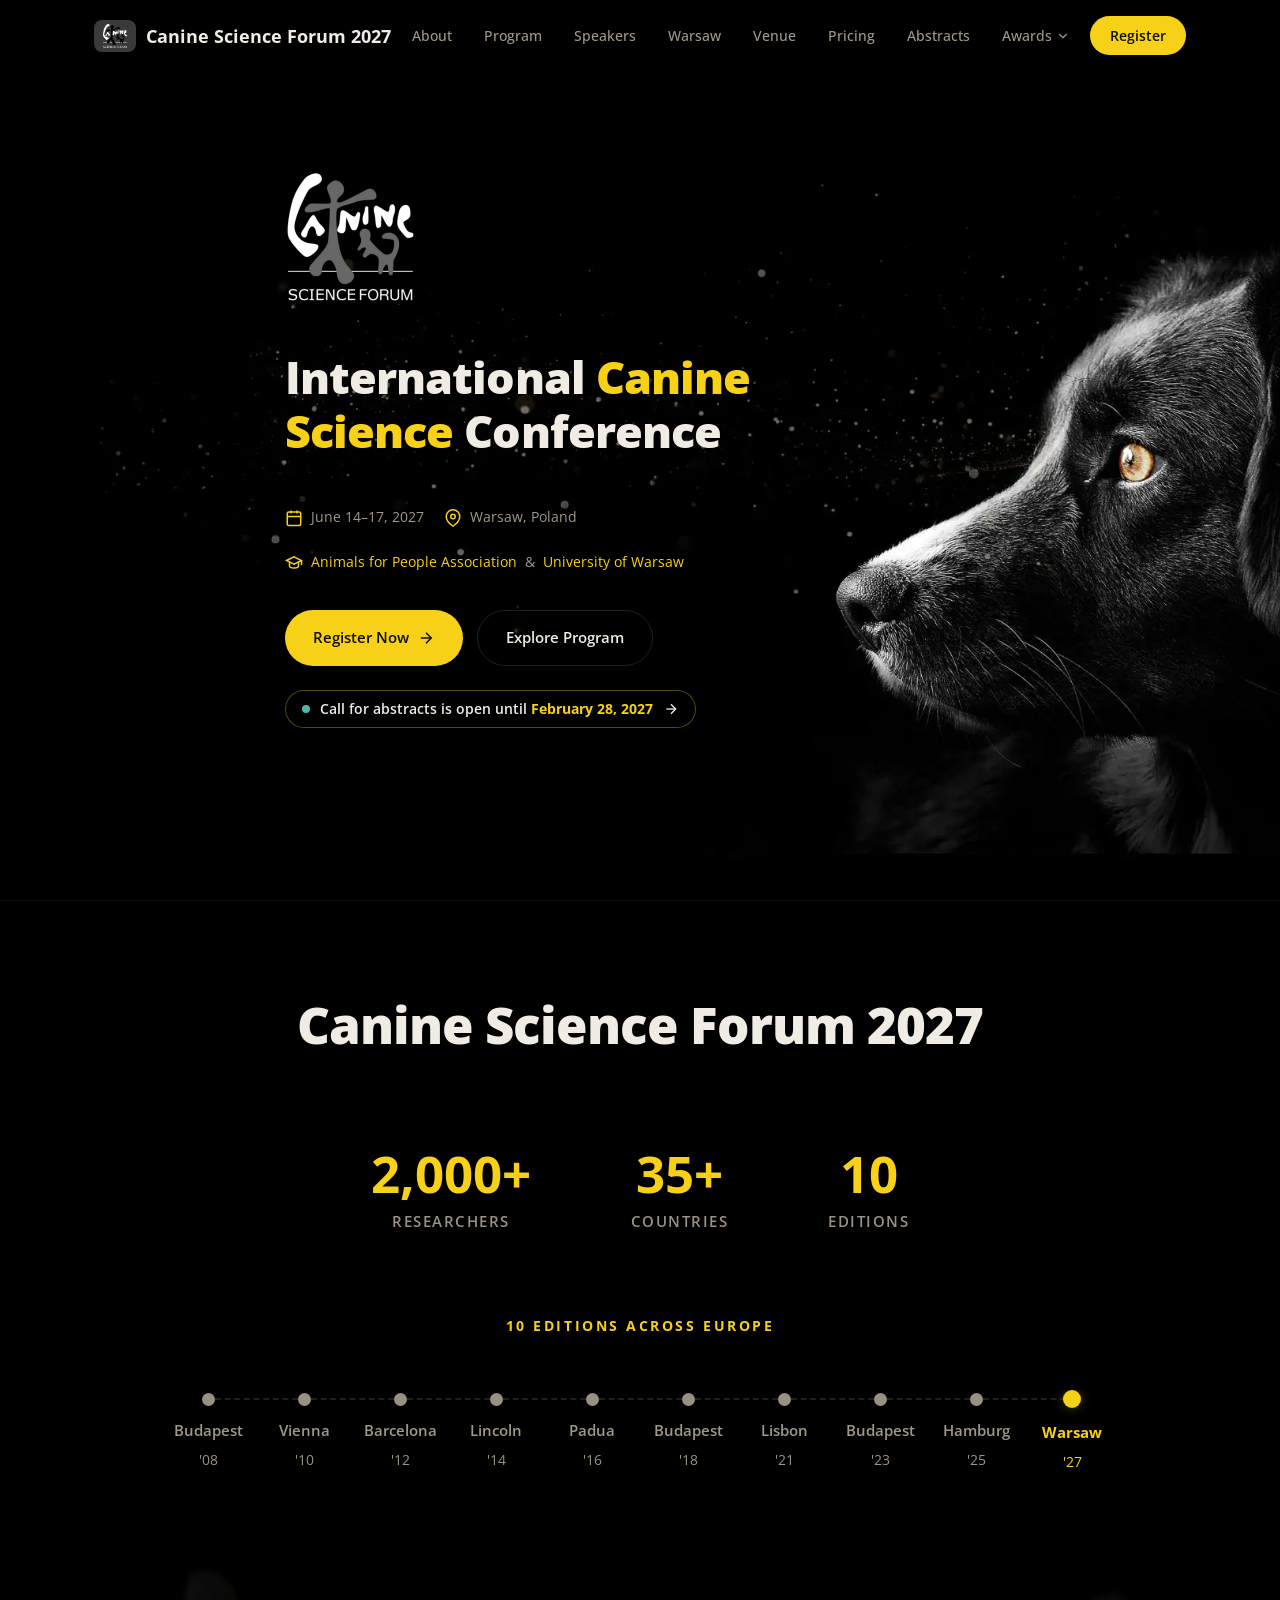
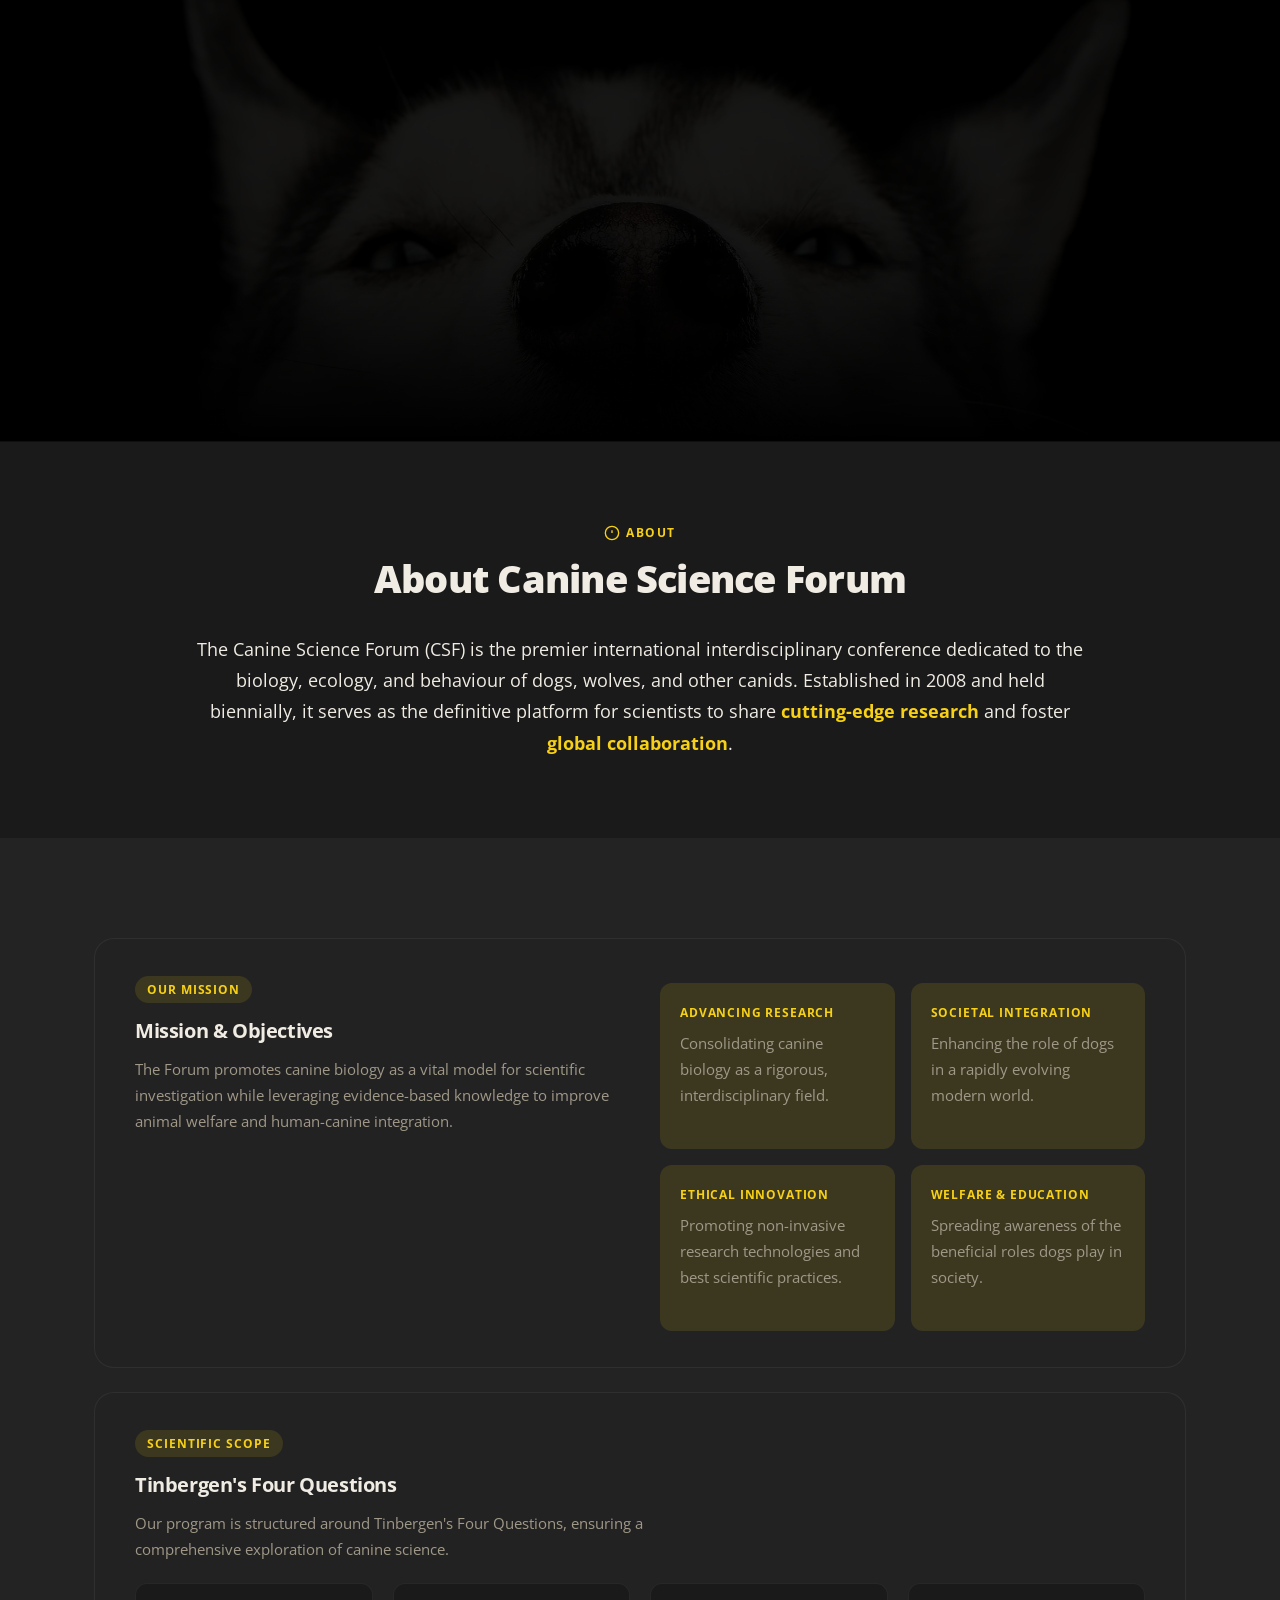
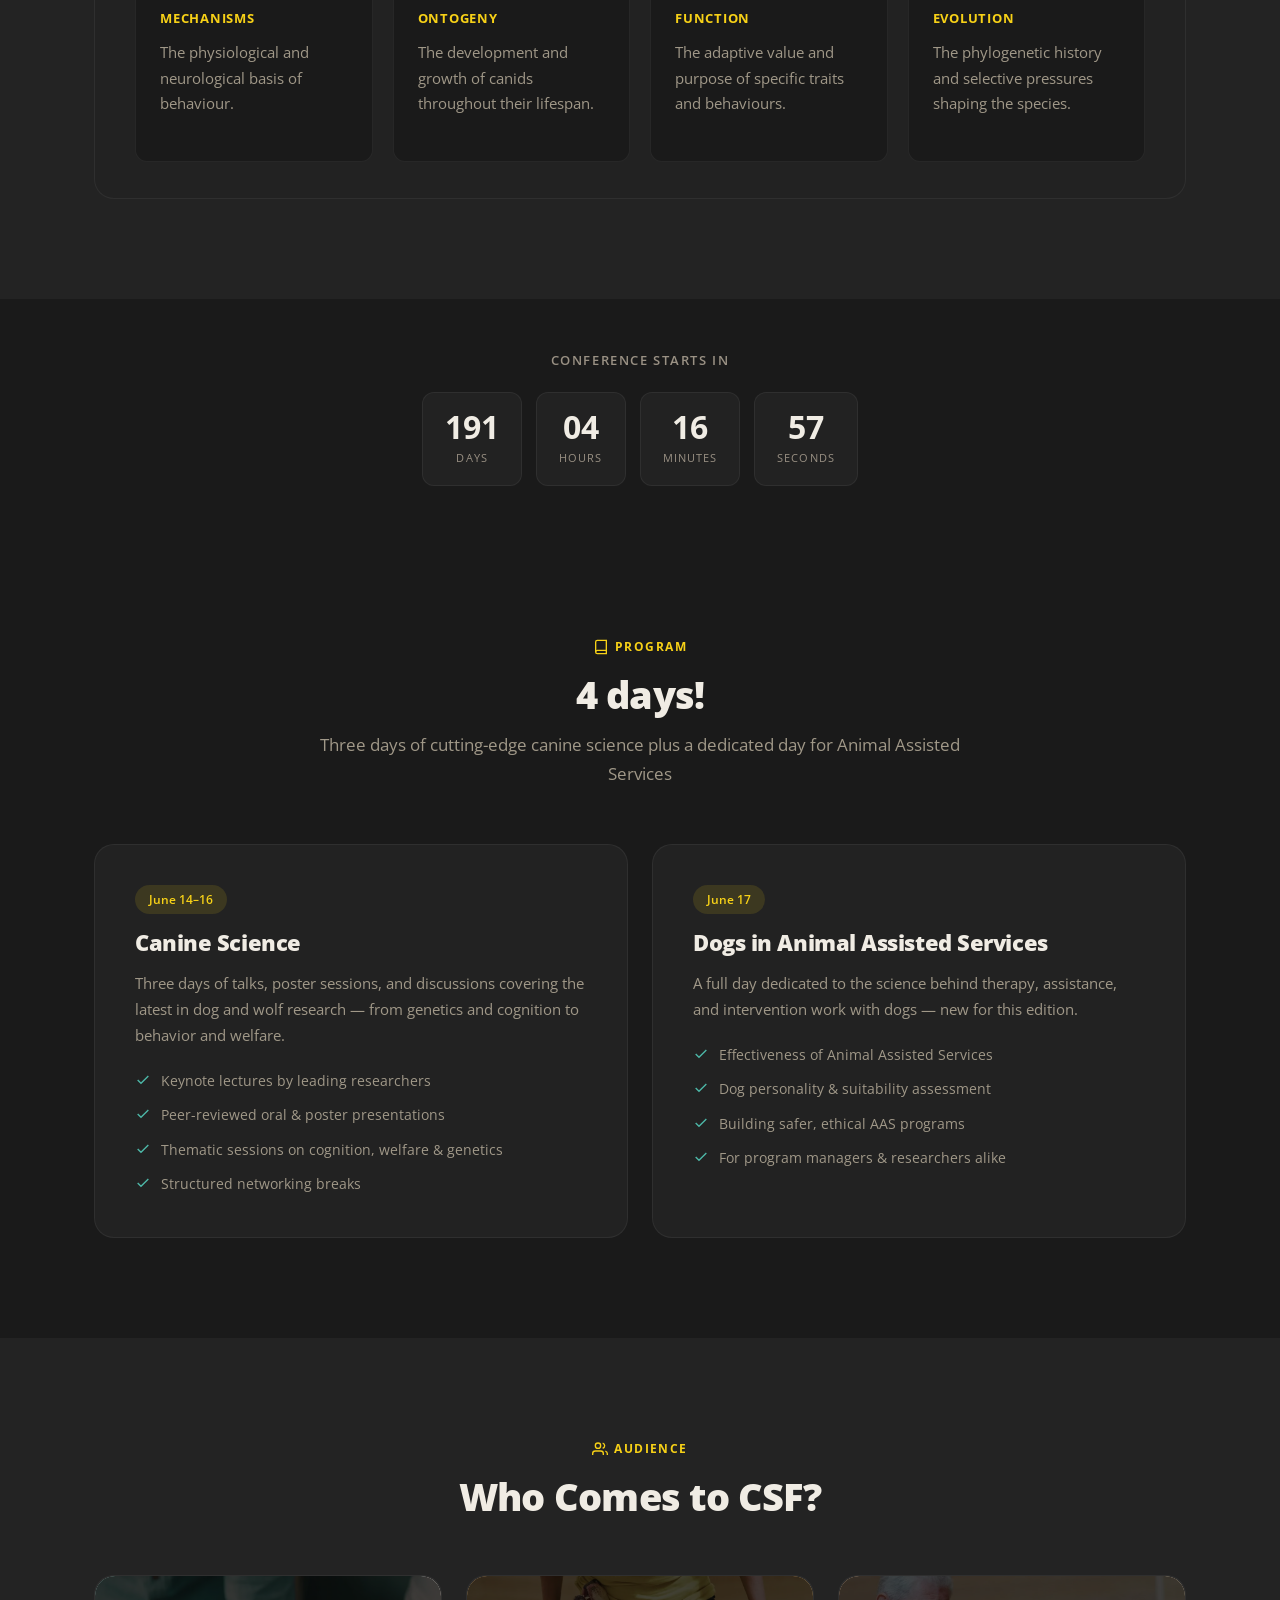
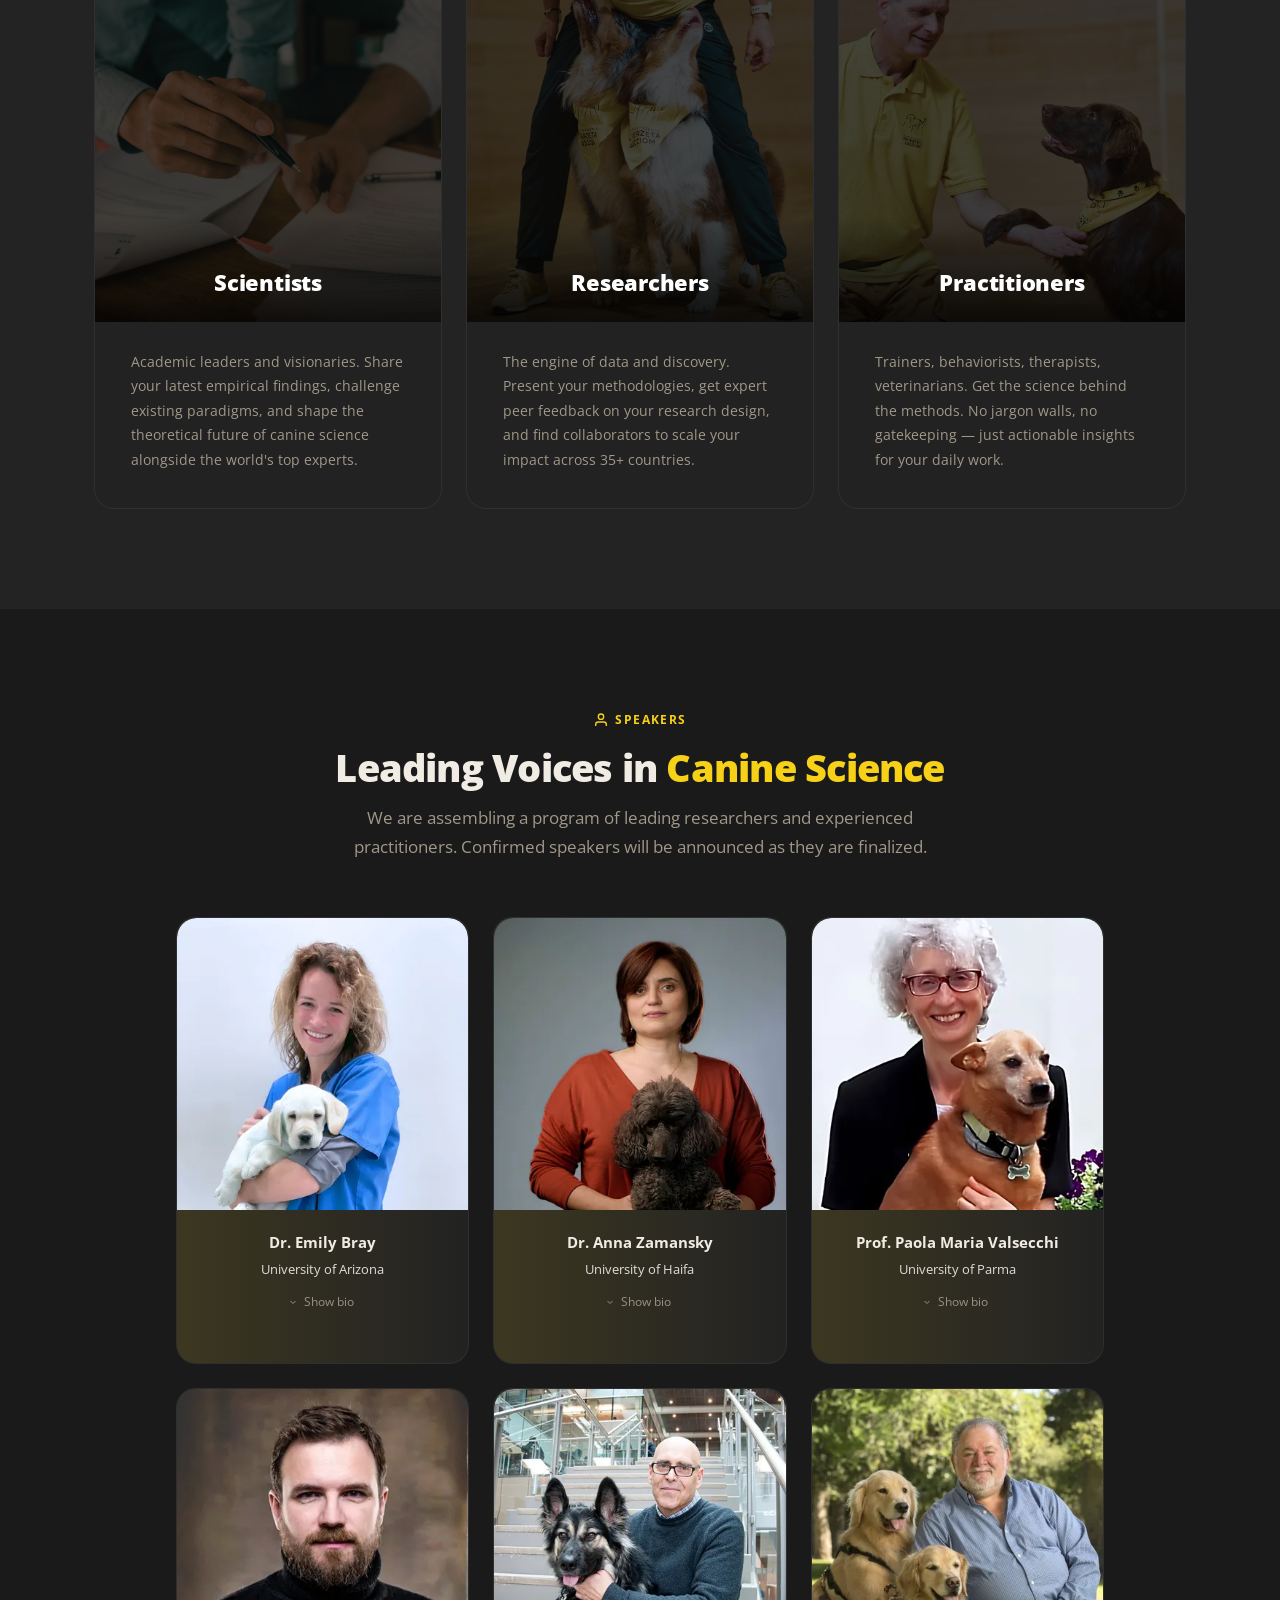
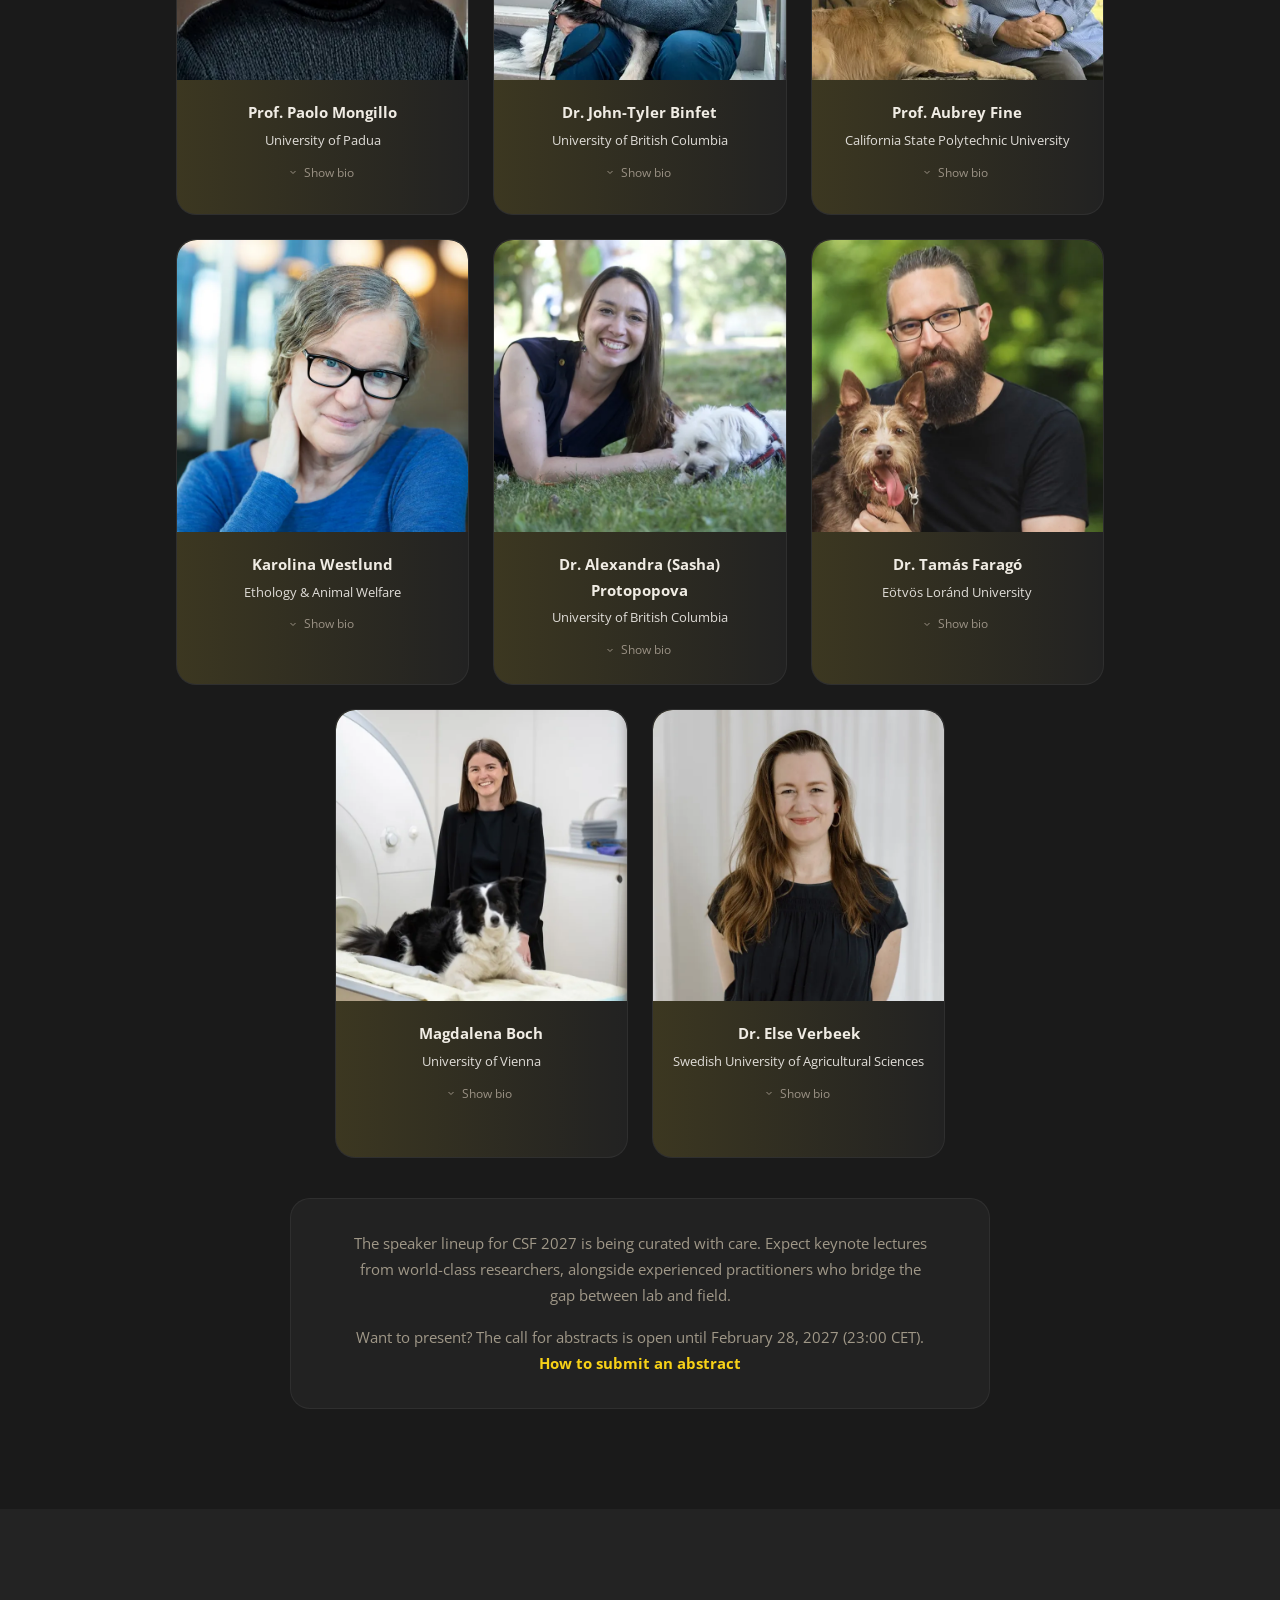
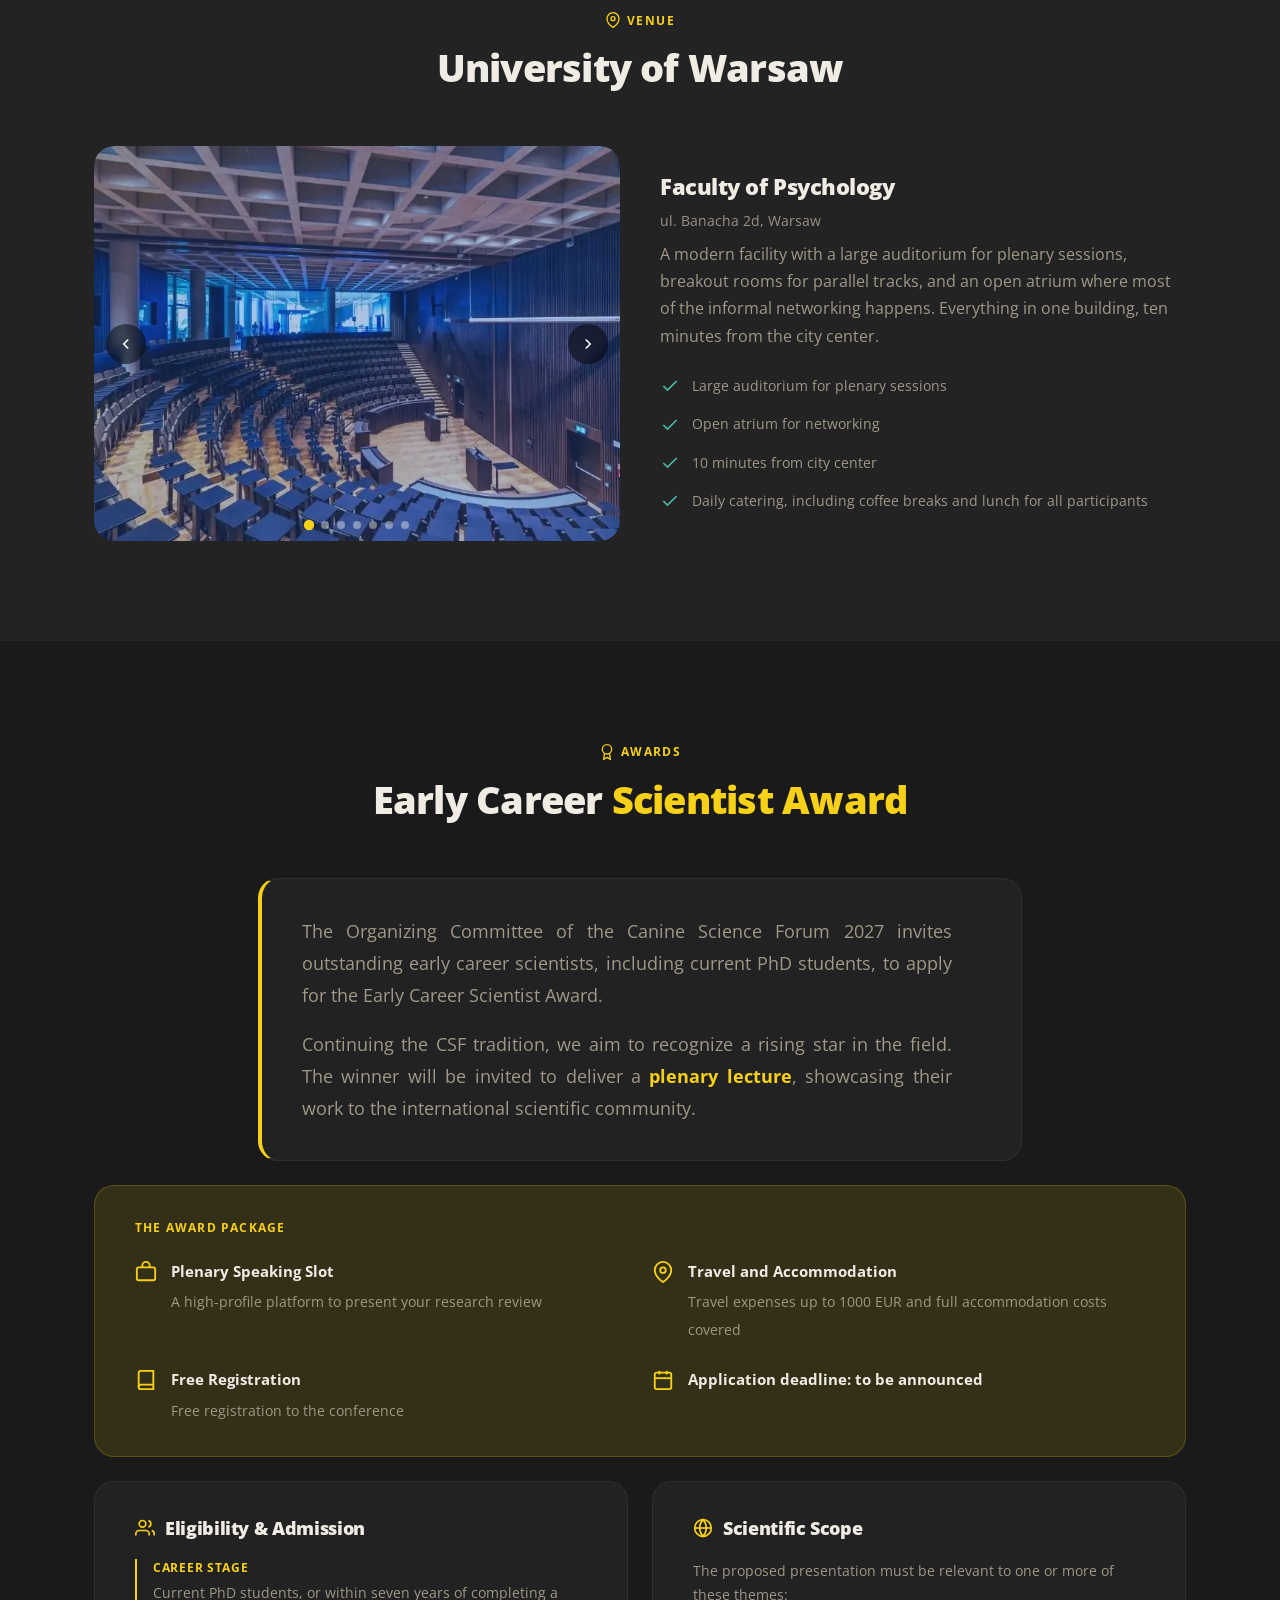
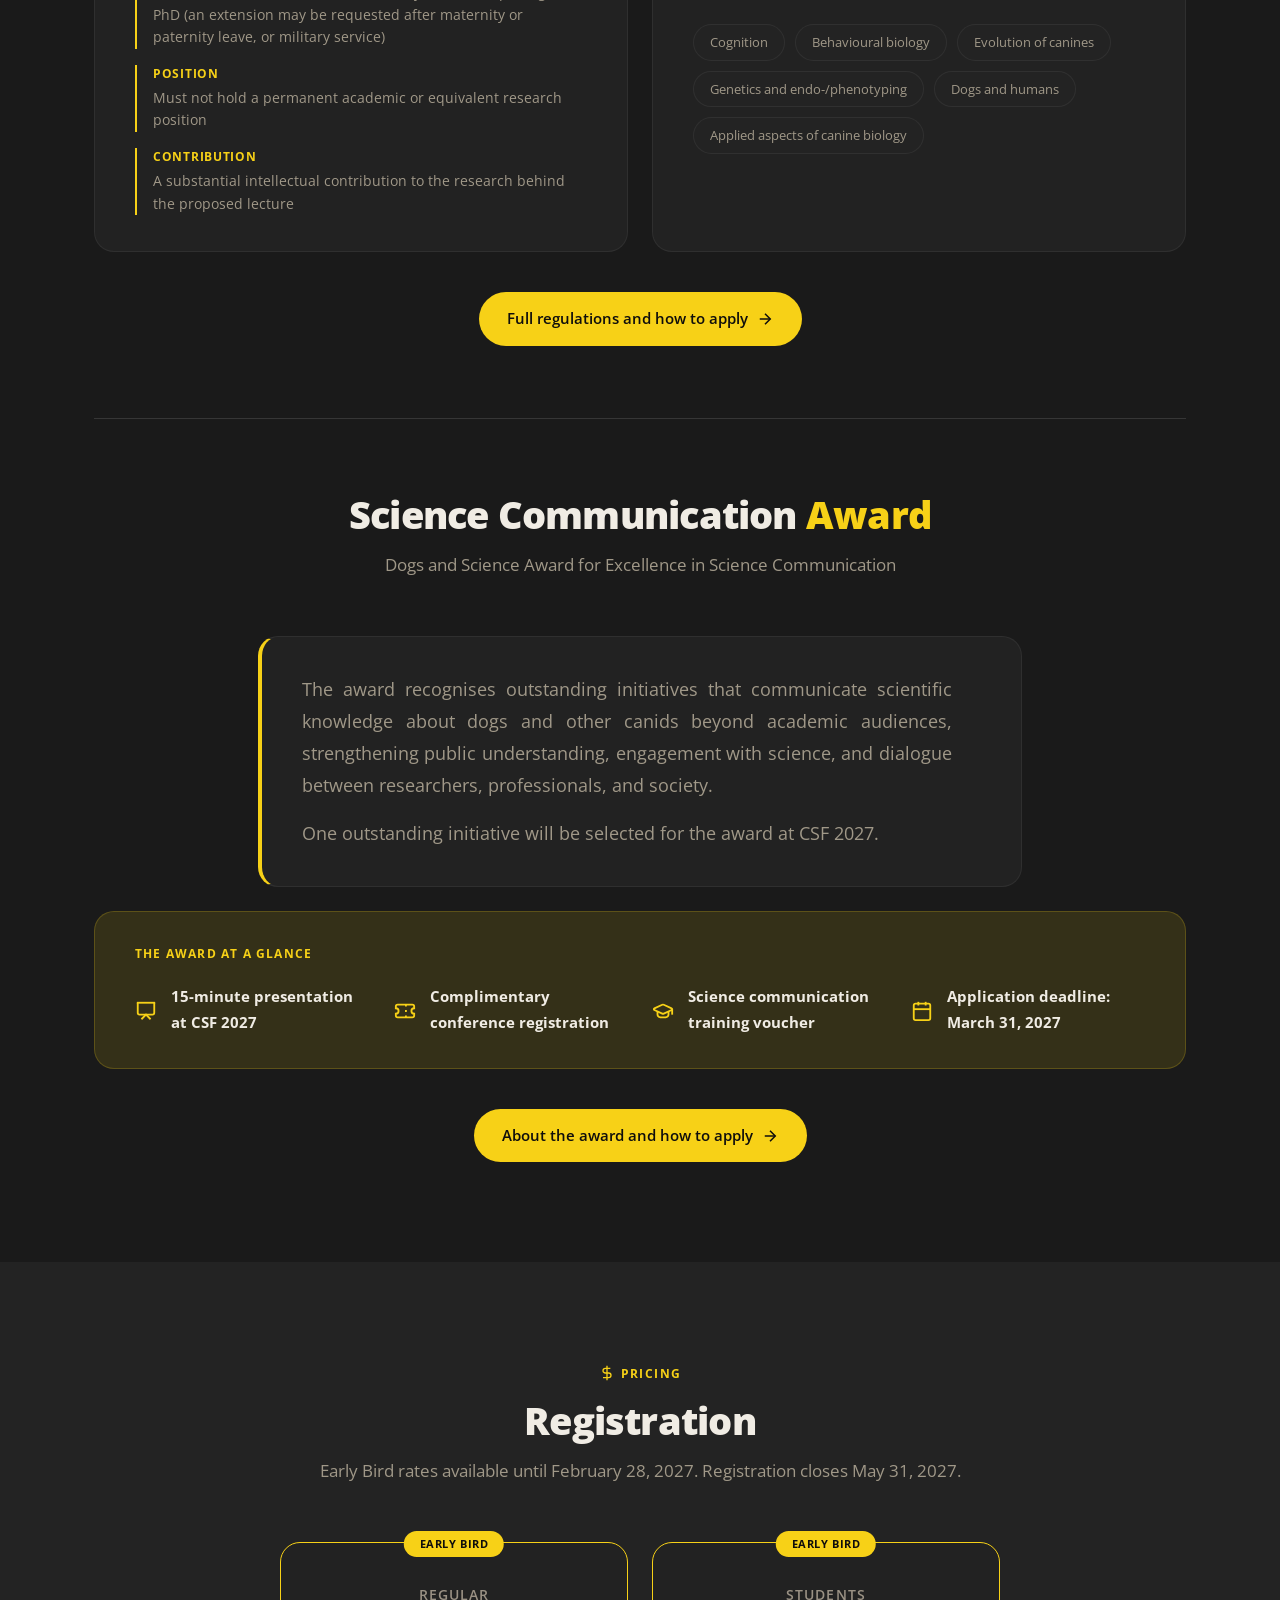
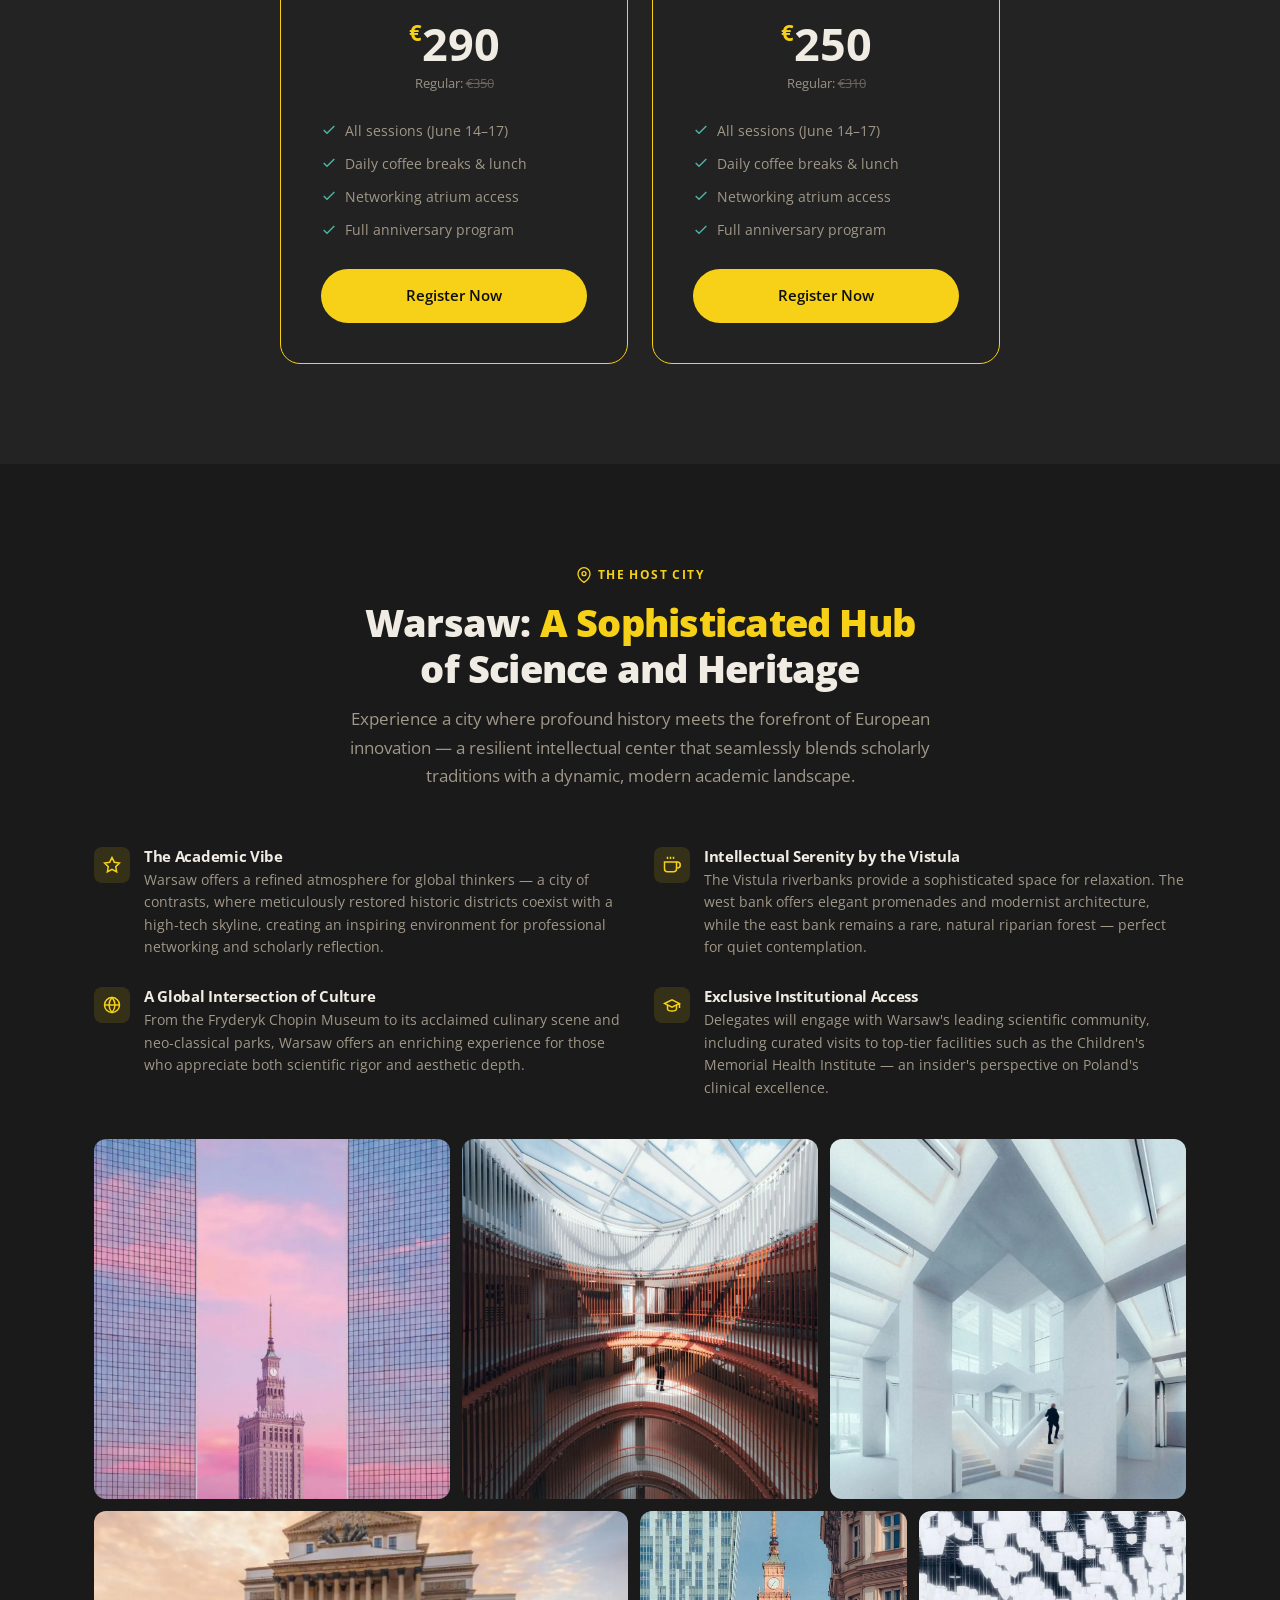
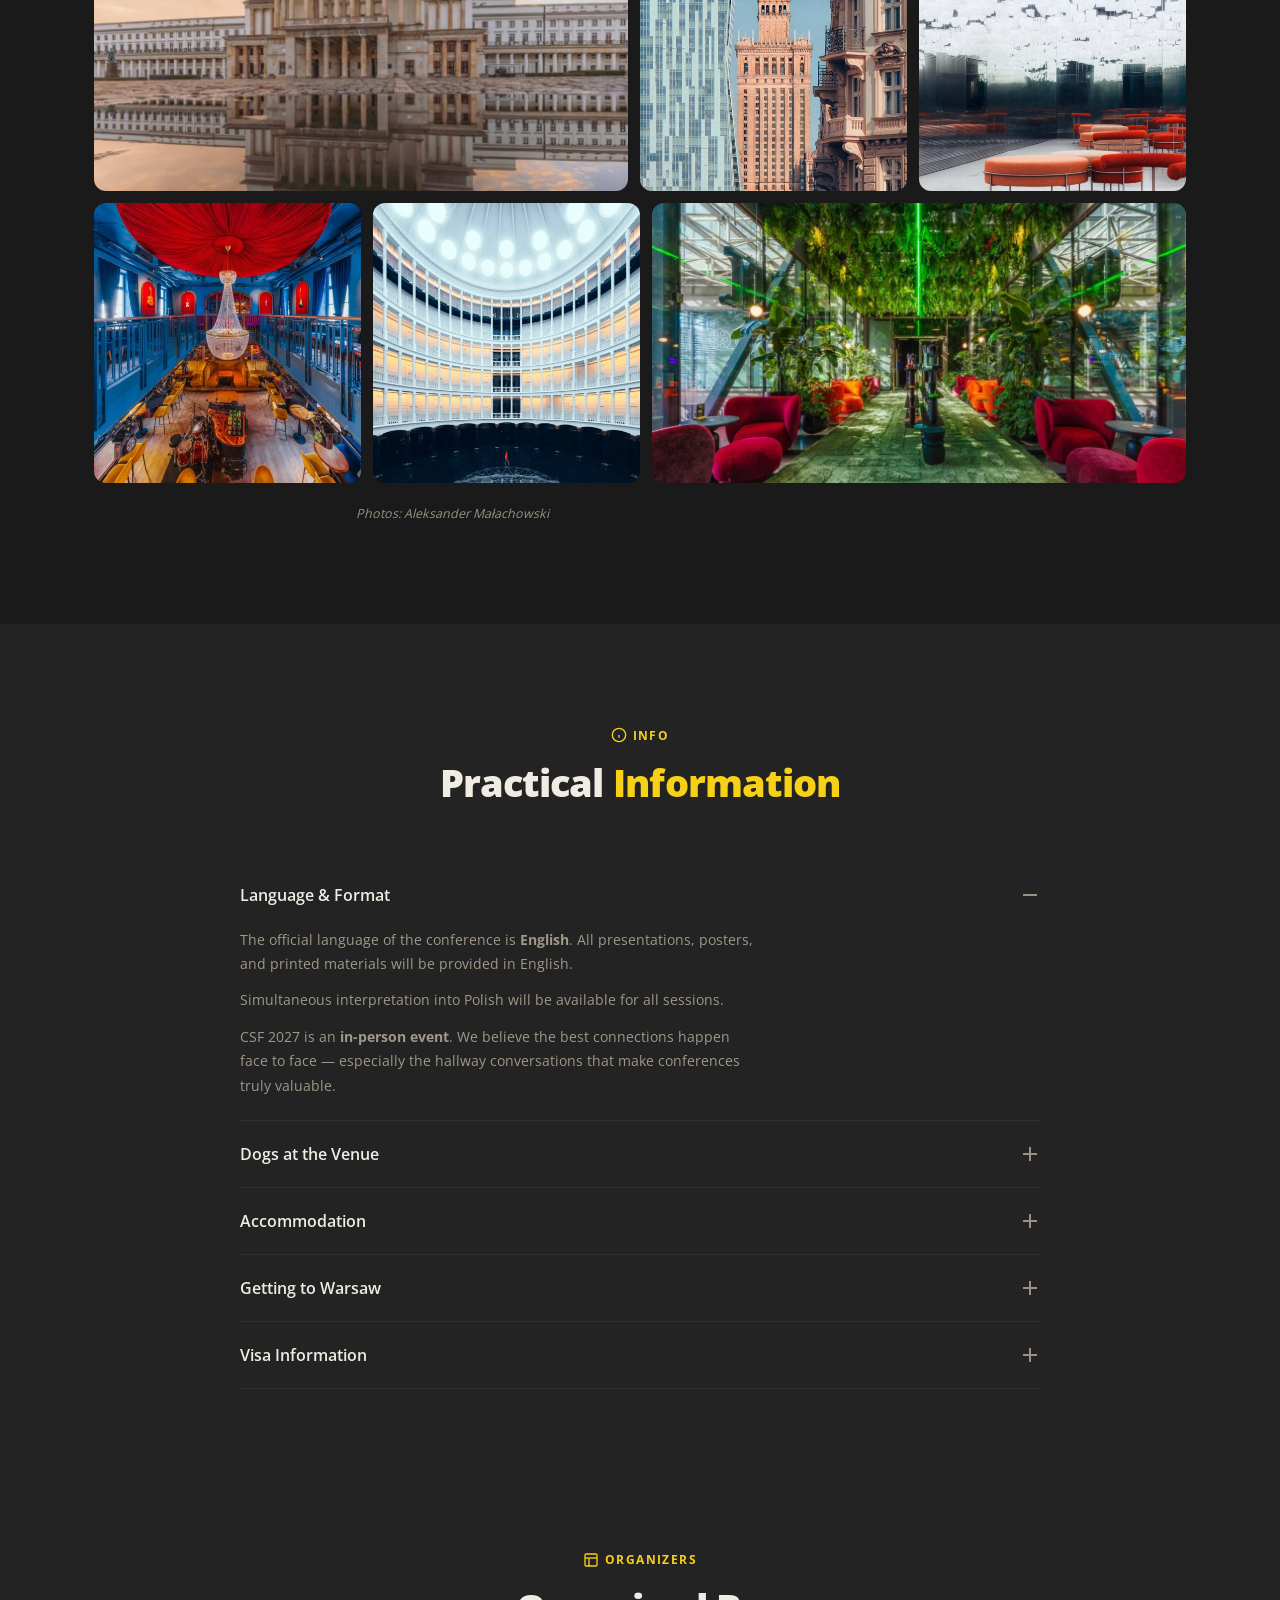
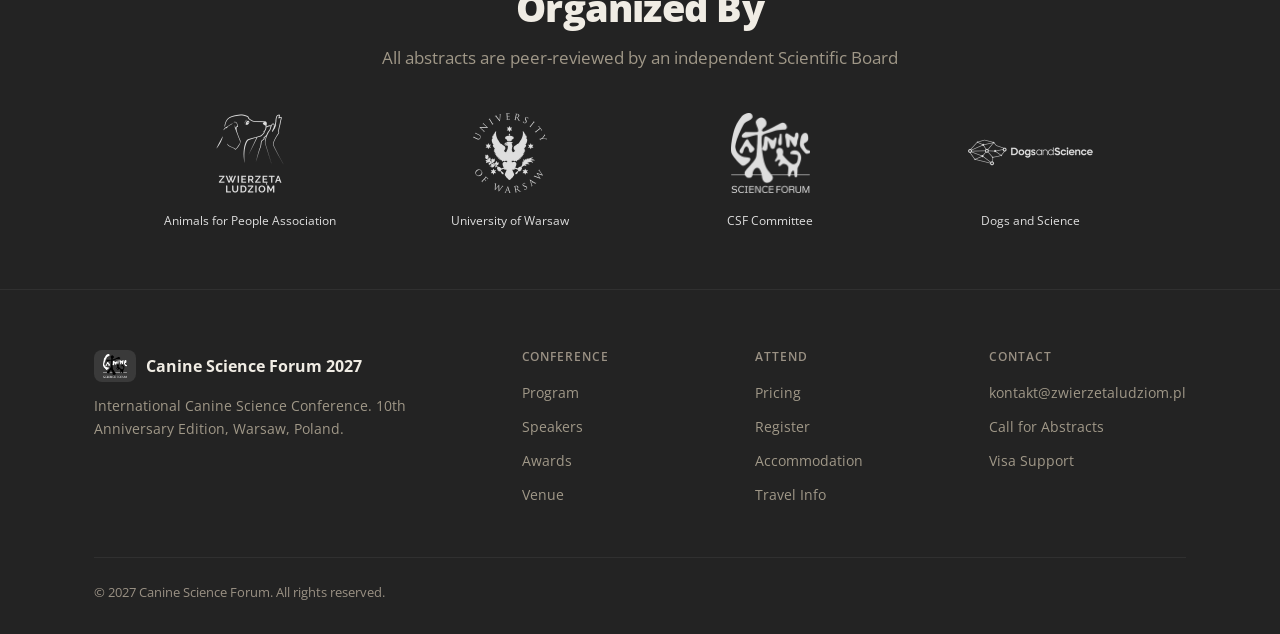
<file: index.html>
<!DOCTYPE html>
<html lang="en" data-theme="night">
<head>
<meta charset="UTF-8">
<meta name="robots" content="noindex">
<meta name="viewport" content="width=device-width, initial-scale=1.0">
<title>CSF 2027 Warsaw — Canine Science Forum</title>
<meta name="description" content="Canine Science Forum 2027 (CSF 2027), the 10th international conference on canine science: 14–17 June 2027, Faculty of Psychology, University of Warsaw, Poland.">
<link rel="canonical" href="https://csf2027.pl/">
<meta name="theme-color" content="#1a1a1a">
<meta property="og:type" content="website">
<meta property="og:url" content="https://csf2027.pl/">
<meta property="og:site_name" content="Canine Science Forum 2027">
<meta property="og:title" content="CSF 2027 Warsaw — Canine Science Forum">
<meta property="og:description" content="Canine Science Forum 2027 (CSF 2027), the 10th international conference on canine science: 14–17 June 2027, Faculty of Psychology, University of Warsaw, Poland.">
<meta property="og:image" content="https://csf2027.pl/assets/img/social/og-image.jpg">
<meta property="og:image:width" content="1200">
<meta property="og:image:height" content="630">
<meta property="og:image:alt" content="Canine Science Forum 2027, 14–17 June 2027, Warsaw">
<meta name="twitter:card" content="summary_large_image">
<link rel="icon" href="favicon.ico" sizes="32x32">
<link rel="apple-touch-icon" href="apple-touch-icon.png">
<link rel="preload" href="assets/fonts/open-sans/open-sans-latin.woff2" as="font" type="font/woff2" crossorigin>
<link rel="stylesheet" href="assets/css/main.css?v=20261123-4">
<script src="assets/js/main.js?v=20261123-4" defer></script>
</head>
<body>

<!-- ═══════════════════════════════════════
     NAVIGATION
     ═══════════════════════════════════════ -->
<nav id="navbar">
  <div class="container">
    <a href="#hero" class="nav-logo">
      <span class="nav-logo-img-wrap">
        <img src="assets/img/brand/csf-logo-black.webp" alt="Canine Science Forum 2027" class="nav-logo-img">
      </span>
      <span class="nav-logo-full">Canine Science Forum 2027</span>
      <span class="nav-logo-short">CSF2027</span>
    </a>
    <ul class="nav-center" id="navLinks">
      <li><a href="#about">About</a></li>
      <li><a href="#program">Program</a></li>
      <li><a href="#speakers">Speakers</a></li>
      <li><a href="#city">Warsaw</a></li>
      <li><a href="#venue">Venue</a></li>
      <li><a href="#pricing">Pricing</a></li>
      <li><a href="call-for-abstracts/">Abstracts</a></li>
      <li class="nav-has-menu">
        <button type="button" class="nav-menu-toggle" aria-expanded="false" aria-controls="navAwardsMenu">Awards<svg class="nav-menu-chevron" viewBox="0 0 24 24" fill="none" stroke="currentColor" stroke-width="2" stroke-linecap="round" stroke-linejoin="round" aria-hidden="true" focusable="false"><polyline points="6 9 12 15 18 9"/></svg></button>
        <span class="nav-group-label">Awards</span>
        <ul class="nav-submenu" id="navAwardsMenu">
          <li><a href="early-career-award/">Early Career Scientist Award</a></li>
          <li><a href="science-communication-award/">Science Communication Award</a></li>
        </ul>
      </li>
    </ul>
    <div class="nav-right">
      <a href="https://easl.ink/YyBd8" target="_blank" rel="noopener" class="nav-cta">Register</a>
    </div>
    <button class="nav-mobile-toggle" id="mobileToggle" aria-label="Toggle menu" aria-expanded="false" aria-controls="navLinks">
      <span></span><span></span><span></span>
    </button>
  </div>
</nav>

<main>

<!-- ═══════════════════════════════════════
     HERO
     ═══════════════════════════════════════ -->
<section class="hero" id="hero">
  <div class="container">
    <div class="hero-content">
      <img src="assets/img/brand/csf-logo-grey.webp" alt="Canine Science Forum 2027 logo" class="hero-logo">
      <h1>International <span class="accent">Canine</span><br><span class="accent">Science</span> Conference</h1>
      <div class="hero-meta">
        <div class="hero-meta-item">
          <svg viewBox="0 0 24 24" fill="none" stroke="currentColor" stroke-width="2"><rect x="3" y="4" width="18" height="18" rx="2"/><line x1="16" y1="2" x2="16" y2="6"/><line x1="8" y1="2" x2="8" y2="6"/><line x1="3" y1="10" x2="21" y2="10"/></svg>
          June 14–17, 2027
        </div>
        <div class="hero-meta-item">
          <svg viewBox="0 0 24 24" fill="none" stroke="currentColor" stroke-width="2"><path d="M21 10c0 7-9 13-9 13s-9-6-9-13a9 9 0 0 1 18 0z"/><circle cx="12" cy="10" r="3"/></svg>
          Warsaw, Poland
        </div>
        <div class="hero-meta-item">
          <svg viewBox="0 0 24 24" fill="none" stroke="currentColor" stroke-width="2"><path d="M22 10v6M2 10l10-5 10 5-10 5z"/><path d="M6 12v5c0 1.7 2.7 3 6 3s6-1.3 6-3v-5"/></svg>
          <a href="https://zwierzetaludziom.pl/" target="_blank" rel="noopener">Animals for People Association</a> &amp; <a href="https://wisp.uw.edu.pl/" target="_blank" rel="noopener">University of Warsaw</a>
        </div>
      </div>
      <div class="hero-actions">
        <a href="https://easl.ink/YyBd8" target="_blank" rel="noopener" class="btn btn-primary">
          Register Now
          <svg viewBox="0 0 24 24" fill="none" stroke="currentColor" stroke-width="2"><line x1="5" y1="12" x2="19" y2="12"/><polyline points="12 5 19 12 12 19"/></svg>
        </a>
        <a href="#program" class="btn btn-secondary">Explore Program</a>
      </div>
      <a href="call-for-abstracts/" class="hero-cfa">
        <span class="hero-cfa-dot" aria-hidden="true"></span>
        <span>Call for abstracts is open until <strong>February 28, 2027</strong></span>
        <svg viewBox="0 0 24 24" fill="none" stroke="currentColor" stroke-width="2" aria-hidden="true"><line x1="5" y1="12" x2="19" y2="12"/><polyline points="12 5 19 12 12 19"/></svg>
      </a>
    </div>
  </div>
</section>

<!-- ═══════════════════════════════════════
     SOCIAL PROOF + EDITIONS TIMELINE
     ═══════════════════════════════════════ -->
<div class="proof-bar reveal">
  <div class="container">
    <div class="proof-bar-title">Canine Science Forum 2027</div>
    <div class="proof-stats">
      <div class="proof-item">
        <div class="proof-number" data-count="2000">0</div>
        <div class="proof-label">Researchers</div>
      </div>
      <div class="proof-item">
        <div class="proof-number" data-count="35">0</div>
        <div class="proof-label">Countries</div>
      </div>
      <div class="proof-item">
        <div class="proof-number" data-count="10">0</div>
        <div class="proof-label">Editions</div>
      </div>
    </div>
    <div class="editions-label">10 Editions Across Europe</div>
    <div class="editions-timeline">
      <div class="edition-item"><div class="edition-dot"></div><div class="edition-city">Budapest</div><div class="edition-year">'08</div></div>
      <div class="edition-item"><div class="edition-dot"></div><div class="edition-city">Vienna</div><div class="edition-year">'10</div></div>
      <div class="edition-item"><div class="edition-dot"></div><div class="edition-city">Barcelona</div><div class="edition-year">'12</div></div>
      <div class="edition-item"><div class="edition-dot"></div><div class="edition-city">Lincoln</div><div class="edition-year">'14</div></div>
      <div class="edition-item"><div class="edition-dot"></div><div class="edition-city">Padua</div><div class="edition-year">'16</div></div>
      <div class="edition-item"><div class="edition-dot"></div><div class="edition-city">Budapest</div><div class="edition-year">'18</div></div>
      <div class="edition-item"><div class="edition-dot"></div><div class="edition-city">Lisbon</div><div class="edition-year">'21</div></div>
      <div class="edition-item"><div class="edition-dot"></div><div class="edition-city">Budapest</div><div class="edition-year">'23</div></div>
      <div class="edition-item"><div class="edition-dot"></div><div class="edition-city">Hamburg</div><div class="edition-year">'25</div></div>
      <div class="edition-item current"><div class="edition-dot"></div><div class="edition-city">Warsaw</div><div class="edition-year">'27</div></div>
    </div>
    <div class="proof-bar-photo"><img loading="lazy" decoding="async" src="assets/img/hero/husky.webp" width="2000" height="891" alt="Husky"></div>
  </div>
</div>

<!-- ═══════════════════════════════════════
     PROMO TEXT
     ═══════════════════════════════════════ -->
<div class="promo-text reveal" id="about">
  <div class="container">
    <div class="section-tag" style="justify-content: center; margin-bottom: 12px;">
      <svg viewBox="0 0 24 24" fill="none" stroke="currentColor" stroke-width="2"><circle cx="12" cy="12" r="10"/><line x1="12" y1="8" x2="12" y2="12"/><line x1="12" y1="16" x2="12.01" y2="16"/></svg>
      About
    </div>
    <h2 style="text-align: center; margin-bottom: 32px; font-size: clamp(1.8rem, 3vw, 2.5rem);">About <span class="accent">Canine Science Forum</span></h2>
    <p>The Canine Science Forum (CSF) is the premier international interdisciplinary conference dedicated to the biology, ecology, and behaviour of dogs, wolves, and other canids. Established in 2008 and held biennially, it serves as the definitive platform for scientists to share <span class="highlight">cutting-edge research</span> and foster <span class="highlight">global collaboration</span>.</p>
  </div>
</div>

<!-- ═══════════════════════════════════════
     ABOUT CSF
     ═══════════════════════════════════════ -->
<section style="background: var(--bg-secondary)">
  <div class="container">
    <div class="about-grid">

      <!-- Mission: full width, two columns inside -->
      <div class="about-card reveal" style="grid-column: 1 / -1;">
        <div class="mission-inner">
          <div>
            <div class="about-card-tag">Our Mission</div>
            <h3>Mission &amp; Objectives</h3>
            <p>The Forum promotes canine biology as a vital model for scientific investigation while leveraging evidence-based knowledge to improve animal welfare and human-canine integration.</p>
          </div>
          <div class="mission-objectives">
            <div class="mission-obj-item">
              <div class="mission-obj-title">Advancing Research</div>
              <p class="mission-obj-text">Consolidating canine biology as a rigorous, interdisciplinary field.</p>
            </div>
            <div class="mission-obj-item">
              <div class="mission-obj-title">Societal Integration</div>
              <p class="mission-obj-text">Enhancing the role of dogs in a rapidly evolving modern world.</p>
            </div>
            <div class="mission-obj-item">
              <div class="mission-obj-title">Ethical Innovation</div>
              <p class="mission-obj-text">Promoting non-invasive research technologies and best scientific practices.</p>
            </div>
            <div class="mission-obj-item">
              <div class="mission-obj-title">Welfare &amp; Education</div>
              <p class="mission-obj-text">Spreading awareness of the beneficial roles dogs play in society.</p>
            </div>
          </div>
        </div>
      </div>

      <!-- Tinbergen: full width, 4 tiles -->
      <div class="about-card reveal" style="grid-column: 1 / -1;">
        <div class="about-card-tag">Scientific Scope</div>
        <h3>Tinbergen's Four Questions</h3>
        <p>Our program is structured around Tinbergen's Four Questions, ensuring a comprehensive exploration of canine science.</p>
        <div class="tinbergen-grid">
          <div class="tinbergen-item">
            <div class="tinbergen-title">Mechanisms</div>
            <p class="tinbergen-text">The physiological and neurological basis of behaviour.</p>
          </div>
          <div class="tinbergen-item">
            <div class="tinbergen-title">Ontogeny</div>
            <p class="tinbergen-text">The development and growth of canids throughout their lifespan.</p>
          </div>
          <div class="tinbergen-item">
            <div class="tinbergen-title">Function</div>
            <p class="tinbergen-text">The adaptive value and purpose of specific traits and behaviours.</p>
          </div>
          <div class="tinbergen-item">
            <div class="tinbergen-title">Evolution</div>
            <p class="tinbergen-text">The phylogenetic history and selective pressures shaping the species.</p>
          </div>
        </div>
      </div>

    </div>
  </div>
</section>

<!-- ═══════════════════════════════════════
     COUNTDOWN
     ═══════════════════════════════════════ -->
<div class="countdown-section reveal">
  <div class="container">
    <div class="countdown-label">Conference starts in</div>
    <div class="countdown" id="countdown">
      <div class="countdown-unit"><div class="countdown-value" id="cd-days">---</div><div class="countdown-name">Days</div></div>
      <div class="countdown-unit"><div class="countdown-value" id="cd-hours">--</div><div class="countdown-name">Hours</div></div>
      <div class="countdown-unit"><div class="countdown-value" id="cd-minutes">--</div><div class="countdown-name">Minutes</div></div>
      <div class="countdown-unit"><div class="countdown-value" id="cd-seconds">--</div><div class="countdown-name">Seconds</div></div>
    </div>
  </div>
</div>

<!-- ═══════════════════════════════════════
     PROGRAM / TWO TRACKS
     ═══════════════════════════════════════ -->
<section id="program">
  <div class="container">
    <div class="section-header reveal">
      <div class="section-tag">
        <svg viewBox="0 0 24 24" fill="none" stroke="currentColor" stroke-width="2"><path d="M4 19.5A2.5 2.5 0 016.5 17H20"/><path d="M6.5 2H20v20H6.5A2.5 2.5 0 014 19.5v-15A2.5 2.5 0 016.5 2z"/></svg>
        Program
      </div>
      <h2>4 days!</h2>
      <p>Three days of cutting-edge canine science plus a dedicated day for Animal Assisted Services</p>
    </div>
    <div class="tracks-grid">
      <div class="track-card reveal reveal-delay-1">
        <div class="track-dates">June 14–16</div>
        <h3>Canine Science</h3>
        <p>Three days of talks, poster sessions, and discussions covering the latest in dog and wolf research — from genetics and cognition to behavior and welfare.</p>
        <ul class="track-list">
          <li><svg viewBox="0 0 24 24" fill="none" stroke="currentColor" stroke-width="2"><polyline points="20 6 9 17 4 12"/></svg>Keynote lectures by leading researchers</li>
          <li><svg viewBox="0 0 24 24" fill="none" stroke="currentColor" stroke-width="2"><polyline points="20 6 9 17 4 12"/></svg>Peer-reviewed oral &amp; poster presentations</li>
          <li><svg viewBox="0 0 24 24" fill="none" stroke="currentColor" stroke-width="2"><polyline points="20 6 9 17 4 12"/></svg>Thematic sessions on cognition, welfare &amp; genetics</li>
          <li><svg viewBox="0 0 24 24" fill="none" stroke="currentColor" stroke-width="2"><polyline points="20 6 9 17 4 12"/></svg>Structured networking breaks</li>
        </ul>
      </div>
      <div class="track-card reveal reveal-delay-2">
        <div class="track-dates">June 17</div>
        <h3>Dogs in Animal Assisted Services</h3>
        <p>A full day dedicated to the science behind therapy, assistance, and intervention work with dogs — new for this edition.</p>
        <ul class="track-list">
          <li><svg viewBox="0 0 24 24" fill="none" stroke="currentColor" stroke-width="2"><polyline points="20 6 9 17 4 12"/></svg>Effectiveness of Animal Assisted Services</li>
          <li><svg viewBox="0 0 24 24" fill="none" stroke="currentColor" stroke-width="2"><polyline points="20 6 9 17 4 12"/></svg>Dog personality &amp; suitability assessment</li>
          <li><svg viewBox="0 0 24 24" fill="none" stroke="currentColor" stroke-width="2"><polyline points="20 6 9 17 4 12"/></svg>Building safer, ethical AAS programs</li>
          <li><svg viewBox="0 0 24 24" fill="none" stroke="currentColor" stroke-width="2"><polyline points="20 6 9 17 4 12"/></svg>For program managers &amp; researchers alike</li>
        </ul>
      </div>
    </div>
  </div>
</section>

<!-- ═══════════════════════════════════════
     WHO ATTENDS
     ═══════════════════════════════════════ -->
<section style="background: var(--bg-secondary)">
  <div class="container">
    <div class="section-header reveal">
      <div class="section-tag">
        <svg viewBox="0 0 24 24" fill="none" stroke="currentColor" stroke-width="2"><path d="M17 21v-2a4 4 0 00-4-4H5a4 4 0 00-4 4v2"/><circle cx="9" cy="7" r="4"/><path d="M23 21v-2a4 4 0 00-3-3.87"/><path d="M16 3.13a4 4 0 010 7.75"/></svg>
        Audience
      </div>
      <h2>Who Comes to CSF?</h2>
    </div>
    <div class="audience-grid">
      <div class="audience-card reveal reveal-delay-1">
        <div class="audience-card-photo">
          <img loading="lazy" decoding="async" src="assets/img/audience/scientists.webp" alt="Scientists">
          <div class="audience-card-photo-label">Scientists</div>
        </div>
        <p>Academic leaders and visionaries. Share your latest empirical findings, challenge existing paradigms, and shape the theoretical future of canine science alongside the world's top experts.</p>
      </div>
      <div class="audience-card reveal reveal-delay-2">
        <div class="audience-card-photo">
          <img loading="lazy" decoding="async" src="assets/img/audience/researchers.webp" alt="Researchers">
          <div class="audience-card-photo-label">Researchers</div>
        </div>
        <p>The engine of data and discovery. Present your methodologies, get expert peer feedback on your research design, and find collaborators to scale your impact across 35+ countries.</p>
      </div>
      <div class="audience-card reveal reveal-delay-3">
        <div class="audience-card-photo">
          <img loading="lazy" decoding="async" src="assets/img/audience/practitioners.webp" alt="Practitioners">
          <div class="audience-card-photo-label">Practitioners</div>
        </div>
        <p>Trainers, behaviorists, therapists, veterinarians. Get the science behind the methods. No jargon walls, no gatekeeping — just actionable insights for your daily work.</p>
      </div>
    </div>
  </div>
</section>

<!-- ═══════════════════════════════════════
     SPEAKERS
     ═══════════════════════════════════════ -->
<section id="speakers">
  <div class="container">
    <div class="section-header reveal">
      <div class="section-tag">
        <svg viewBox="0 0 24 24" fill="none" stroke="currentColor" stroke-width="2"><path d="M20 21v-2a4 4 0 00-4-4H8a4 4 0 00-4 4v2"/><circle cx="12" cy="7" r="4"/></svg>
        Speakers
      </div>
      <h2>Leading Voices in <span class="accent">Canine Science</span></h2>
      <p>We are assembling a program of leading researchers and experienced practitioners. Confirmed speakers will be announced as they are finalized.</p>
    </div>
    <div class="speakers-grid reveal">
      <div class="speaker-slot" style="padding:0; overflow:hidden;">
        <div class="speaker-flip-wrap">
          <div class="speaker-flip-inner">
            <div class="speaker-flip-front">
              <div class="speaker-slot-photo" style="margin:0; width:100%; border-radius:0; aspect-ratio:3/4;">
                <img loading="lazy" decoding="async" src="assets/img/speakers/emily-bray.webp" alt="Dr. Emily Bray">
              </div>
              <div style="padding:20px;">
                <div class="speaker-slot-name" style="color:var(--text-primary); font-weight:700; font-size:0.945rem;">Dr. Emily Bray</div>
                <div class="speaker-slot-role" style="opacity:1; color:#e0ddd8; margin-top:4px;">University of Arizona</div>
                <button type="button" class="speaker-bio-toggle" aria-haspopup="dialog" aria-controls="speakerDialog">
                  <svg aria-hidden="true" width="12" height="12" viewBox="0 0 24 24" fill="none" stroke="currentColor" stroke-width="2"><path d="M7 10l5 5 5-5"/></svg>
                  Show bio<span class="visually-hidden"> of Dr. Emily Bray</span>
                </button>
              </div>
            </div>
            <div class="speaker-flip-back">
              <div class="flip-name">Dr. Emily Bray</div>
              <div class="flip-title">Assistant Professor · University of Arizona, College of Veterinary Medicine · USA</div>
              <div class="flip-bio">Dr. Emily Bray is a distinguished expert in canine behavior and cognition, specializing in the developmental trajectories of working dogs. Her research explores how biological and environmental factors influence problem-solving abilities throughout an animal's life. By integrating psychology with veterinary science, she provides critical insights that optimize both canine training and human-animal interactions.</div>
            </div>
          </div>
        </div>
      </div>
      <div class="speaker-slot" style="padding:0; overflow:hidden;">
        <div class="speaker-flip-wrap">
          <div class="speaker-flip-inner">
            <div class="speaker-flip-front">
              <div class="speaker-slot-photo" style="margin:0; width:100%; border-radius:0; aspect-ratio:3/4;">
                <img loading="lazy" decoding="async" src="assets/img/speakers/anna-zamansky.webp" alt="Dr. Anna Zamansky">
              </div>
              <div style="padding:20px;">
                <div class="speaker-slot-name" style="color:var(--text-primary); font-weight:700; font-size:0.945rem;">Dr. Anna Zamansky</div>
                <div class="speaker-slot-role" style="opacity:1; color:#e0ddd8; margin-top:4px;">University of Haifa</div>
                <button type="button" class="speaker-bio-toggle" aria-haspopup="dialog" aria-controls="speakerDialog">
                  <svg aria-hidden="true" width="12" height="12" viewBox="0 0 24 24" fill="none" stroke="currentColor" stroke-width="2"><path d="M7 10l5 5 5-5"/></svg>
                  Show bio<span class="visually-hidden"> of Dr. Anna Zamansky</span>
                </button>
              </div>
            </div>
            <div class="speaker-flip-back">
              <div class="flip-name">Dr. Anna Zamansky</div>
              <div class="flip-title">Assistant Professor & Head of Tech4Animals Lab · University of Haifa · Israel</div>
              <div class="flip-bio">Dr. Anna Zamansky is a pioneer in animal-centered computing, leading the Tech4Animals Lab in bridging the gap between AI and animal welfare. Her groundbreaking research focuses on developing machine learning models that detect pain and emotions through the analysis of facial expressions and body language. She collaborates with international NGOs to create innovative digital solutions for monitoring the well-being of both domestic and farm animals.</div>
            </div>
          </div>
        </div>
      </div>
      <div class="speaker-slot" style="padding:0; overflow:hidden;">
        <div class="speaker-flip-wrap">
          <div class="speaker-flip-inner">
            <div class="speaker-flip-front">
              <div class="speaker-slot-photo" style="margin:0; width:100%; border-radius:0; aspect-ratio:3/4;">
                <img loading="lazy" decoding="async" src="assets/img/speakers/paola-maria-valsecchi.webp" alt="Prof. Paola Maria Valsecchi">
              </div>
              <div style="padding:20px;">
                <div class="speaker-slot-name" style="color:var(--text-primary); font-weight:700; font-size:0.945rem;">Prof. Paola Maria Valsecchi</div>
                <div class="speaker-slot-role" style="opacity:1; color:#e0ddd8; margin-top:4px;">University of Parma</div>
                <button type="button" class="speaker-bio-toggle" aria-haspopup="dialog" aria-controls="speakerDialog">
                  <svg aria-hidden="true" width="12" height="12" viewBox="0 0 24 24" fill="none" stroke="currentColor" stroke-width="2"><path d="M7 10l5 5 5-5"/></svg>
                  Show bio<span class="visually-hidden"> of Prof. Paola Maria Valsecchi</span>
                </button>
              </div>
            </div>
            <div class="speaker-flip-back">
              <div class="flip-name">Prof. Paola Maria Valsecchi</div>
              <div class="flip-title">Associate Professor of Applied Ethology · University of Parma · Italy</div>
              <div class="flip-bio">A renowned ethologist specializing in social learning, canine welfare in shelters, and the psychological attachment between humans and dogs. A prolific researcher and international collaborator, she has contributed extensively to our understanding of temperament and behavioral dynamics across various species. Her work combines rigorous biological observation with a dedicated focus on improving the quality of life for domestic animals.</div>
            </div>
          </div>
        </div>
      </div>
      <div class="speaker-slot" style="padding:0; overflow:hidden;">
        <div class="speaker-flip-wrap">
          <div class="speaker-flip-inner">
            <div class="speaker-flip-front">
              <div class="speaker-slot-photo" style="margin:0; width:100%; border-radius:0; aspect-ratio:3/4;">
                <img loading="lazy" decoding="async" src="assets/img/speakers/paolo-mongillo.webp" alt="Prof. Paolo Mongillo">
              </div>
              <div style="padding:20px;">
                <div class="speaker-slot-name" style="color:var(--text-primary); font-weight:700; font-size:0.945rem;">Prof. Paolo Mongillo</div>
                <div class="speaker-slot-role" style="opacity:1; color:#e0ddd8; margin-top:4px;">University of Padua</div>
                <button type="button" class="speaker-bio-toggle" aria-haspopup="dialog" aria-controls="speakerDialog">
                  <svg aria-hidden="true" width="12" height="12" viewBox="0 0 24 24" fill="none" stroke="currentColor" stroke-width="2"><path d="M7 10l5 5 5-5"/></svg>
                  Show bio<span class="visually-hidden"> of Prof. Paolo Mongillo</span>
                </button>
              </div>
            </div>
            <div class="speaker-flip-back">
              <div class="flip-name">Prof. Paolo Mongillo</div>
              <div class="flip-title">Associate Professor of Veterinary Physiology · University of Padua · Italy</div>
              <div class="flip-bio">A leading specialist in the physiological and cognitive aspects of domestic animals, with a particular focus on canine visual perception and aging. As president of the Center for Canine Behavioural Studies, he translates academic research from the DogUP Lab into practical education for animal professionals. His research is key to understanding how an animal's physiological state influences its emotional well-being and interaction with the environment.</div>
            </div>
          </div>
        </div>
      </div>
      <div class="speaker-slot" style="padding:0; overflow:hidden;">
        <div class="speaker-flip-wrap">
          <div class="speaker-flip-inner">
            <div class="speaker-flip-front">
              <div class="speaker-slot-photo" style="margin:0; width:100%; border-radius:0; aspect-ratio:3/4;">
                <img loading="lazy" decoding="async" src="assets/img/speakers/john-tyler-binfet.webp" alt="Dr. John-Tyler Binfet">
              </div>
              <div style="padding:20px;">
                <div class="speaker-slot-name" style="color:var(--text-primary); font-weight:700; font-size:0.945rem;">Dr. John-Tyler Binfet</div>
                <div class="speaker-slot-role" style="opacity:1; color:#e0ddd8; margin-top:4px;">University of British Columbia</div>
                <button type="button" class="speaker-bio-toggle" aria-haspopup="dialog" aria-controls="speakerDialog">
                  <svg aria-hidden="true" width="12" height="12" viewBox="0 0 24 24" fill="none" stroke="currentColor" stroke-width="2"><path d="M7 10l5 5 5-5"/></svg>
                  Show bio<span class="visually-hidden"> of Dr. John-Tyler Binfet</span>
                </button>
              </div>
            </div>
            <div class="speaker-flip-back">
              <div class="flip-name">Dr. John-Tyler Binfet</div>
              <div class="flip-title">Associate Professor & Director of B.A.R.K. · University of British Columbia · Canada</div>
              <div class="flip-bio">A prominent scholar in canine-assisted interventions and founder of UBC’s B.A.R.K. program, supporting student emotional health. Professor and Director of Graduate Programs at UBC, he is the author of three books on therapy dogs and canine welfare. His research provides a rigorous scientific framework for integrating dogs into educational settings to foster well-being.</div>
            </div>
          </div>
        </div>
      </div>
      <div class="speaker-slot" style="padding:0; overflow:hidden;">
        <div class="speaker-flip-wrap">
          <div class="speaker-flip-inner">
            <div class="speaker-flip-front">
              <div class="speaker-slot-photo" style="margin:0; width:100%; border-radius:0; aspect-ratio:3/4; background:#1a1a1a;">
                <img loading="lazy" decoding="async" src="assets/img/speakers/aubrey-fine.webp" alt="Prof. Aubrey Fine" style="object-fit:cover; object-position:center center;">
              </div>
              <div style="padding:20px;">
                <div class="speaker-slot-name" style="color:var(--text-primary); font-weight:700; font-size:0.945rem;">Prof. Aubrey Fine</div>
                <div class="speaker-slot-role" style="opacity:1; color:#e0ddd8; margin-top:4px;">California State Polytechnic University</div>
                <button type="button" class="speaker-bio-toggle" aria-haspopup="dialog" aria-controls="speakerDialog">
                  <svg aria-hidden="true" width="12" height="12" viewBox="0 0 24 24" fill="none" stroke="currentColor" stroke-width="2"><path d="M7 10l5 5 5-5"/></svg>
                  Show bio<span class="visually-hidden"> of Prof. Aubrey Fine</span>
                </button>
              </div>
            </div>
            <div class="speaker-flip-back">
              <div class="flip-name">Prof. Aubrey Fine</div>
              <div class="flip-title">Professor Emeritus, Adjunct Professor &amp; Psychologist · California State Polytechnic University &amp; Utah State University · USA</div>
              <div class="flip-bio">Globally renowned pioneer in human-animal interactions, recipient of the William McCulloch Award. His research focuses on Animal Assisted Services for youth resilience and ADHD. Author of the seminal Handbook on Animal Assisted Therapy, influencing welfare standards worldwide.</div>
            </div>
          </div>
        </div>
      </div>
      <div class="speaker-slot" style="padding:0; overflow:hidden;">
        <div class="speaker-flip-wrap">
          <div class="speaker-flip-inner">
            <div class="speaker-flip-front">
              <div class="speaker-slot-photo" style="margin:0; width:100%; border-radius:0; aspect-ratio:3/4;">
                <img loading="lazy" decoding="async" src="assets/img/speakers/karolina-westlund.webp" alt="Karolina Westlund">
              </div>
              <div style="padding:20px;">
                <div class="speaker-slot-name" style="color:var(--text-primary); font-weight:700; font-size:0.945rem;">Karolina Westlund</div>
                <div class="speaker-slot-role" style="opacity:1; color:#e0ddd8; margin-top:4px;">Ethology &amp; Animal Welfare</div>
                <button type="button" class="speaker-bio-toggle" aria-haspopup="dialog" aria-controls="speakerDialog">
                  <svg aria-hidden="true" width="12" height="12" viewBox="0 0 24 24" fill="none" stroke="currentColor" stroke-width="2"><path d="M7 10l5 5 5-5"/></svg>
                  Show bio<span class="visually-hidden"> of Karolina Westlund</span>
                </button>
              </div>
            </div>
            <div class="speaker-flip-back">
              <div class="flip-name">Karolina Westlund</div>
              <div class="flip-title">Associate Professor of Ethology · Animal Behavior Educator</div>
              <div class="flip-bio">Karolina Westlund is an associate professor of ethology and educator in animal behavior and welfare. Her interdisciplinary approach combines applied ethology, behavior analysis, and affective neuroscience to promote humane, evidence-based training. Through lectures and online courses, she helps pet owners and animal professionals support animals that are well behaved, happy, and able to thrive in human care.</div>
            </div>
          </div>
        </div>
      </div>
      <div class="speaker-slot" style="padding:0; overflow:hidden;">
        <div class="speaker-flip-wrap">
          <div class="speaker-flip-inner">
            <div class="speaker-flip-front">
              <div class="speaker-slot-photo" style="margin:0; width:100%; border-radius:0; aspect-ratio:3/4;">
                <img loading="lazy" decoding="async" src="assets/img/speakers/alexandra-protopopova.webp" alt="Dr. Alexandra (Sasha) Protopopova">
              </div>
              <div style="padding:20px;">
                <div class="speaker-slot-name" style="color:var(--text-primary); font-weight:700; font-size:0.945rem;">Dr. Alexandra (Sasha) Protopopova</div>
                <div class="speaker-slot-role" style="opacity:1; color:#e0ddd8; margin-top:4px;">University of British Columbia</div>
                <button type="button" class="speaker-bio-toggle" aria-haspopup="dialog" aria-controls="speakerDialog">
                  <svg aria-hidden="true" width="12" height="12" viewBox="0 0 24 24" fill="none" stroke="currentColor" stroke-width="2"><path d="M7 10l5 5 5-5"/></svg>
                  Show bio<span class="visually-hidden"> of Dr. Alexandra (Sasha) Protopopova</span>
                </button>
              </div>
            </div>
            <div class="speaker-flip-back">
              <div class="flip-name">Dr. Alexandra (Sasha) Protopopova</div>
              <div class="flip-title">Associate Professor · University of British Columbia · Canada</div>
              <div class="flip-bio">Dr. Alexandra (Sasha) Protopopova is an Associate Professor in the Animal Welfare Program at the University of British Columbia. Her One Welfare research connects the needs of animals, people, and the environment. A Certified Applied Animal Behaviorist, she combines science and community engagement to improve sheltering, training, and human-animal interactions.</div>
            </div>
          </div>
        </div>
      </div>
      <div class="speaker-slot" style="padding:0; overflow:hidden;">
        <div class="speaker-flip-wrap">
          <div class="speaker-flip-inner">
            <div class="speaker-flip-front">
              <div class="speaker-slot-photo" style="margin:0; width:100%; border-radius:0; aspect-ratio:3/4;">
                <img loading="lazy" decoding="async" src="assets/img/speakers/tamas-farago.webp" alt="Dr. Tamás Faragó">
              </div>
              <div style="padding:20px;">
                <div class="speaker-slot-name" style="color:var(--text-primary); font-weight:700; font-size:0.945rem;">Dr. Tamás Faragó</div>
                <div class="speaker-slot-role" style="opacity:1; color:#e0ddd8; margin-top:4px;">Eötvös Loránd University</div>
                <button type="button" class="speaker-bio-toggle" aria-haspopup="dialog" aria-controls="speakerDialog">
                  <svg aria-hidden="true" width="12" height="12" viewBox="0 0 24 24" fill="none" stroke="currentColor" stroke-width="2"><path d="M7 10l5 5 5-5"/></svg>
                  Show bio<span class="visually-hidden"> of Dr. Tamás Faragó</span>
                </button>
              </div>
            </div>
            <div class="speaker-flip-back">
              <div class="flip-name">Dr. Tamás Faragó</div>
              <div class="flip-title">Senior Research Fellow &amp; Principal Investigator, BARKS Lab · Eötvös Loránd University · Hungary</div>
              <div class="flip-bio">Dr. Tamás Faragó is a senior researcher at Eötvös Loránd University and Principal Investigator of the BARKS Lab. His work explores canine vocal communication and the cognitive and neural mechanisms behind human-dog communication. Combining ethology, acoustics, brain imaging, genetics, and machine learning, he leads the ERC-funded K9VocLearn project on vocal learning in dogs.</div>
            </div>
          </div>
        </div>
      </div>
      <div class="speaker-slot" style="padding:0; overflow:hidden;">
        <div class="speaker-flip-wrap">
          <div class="speaker-flip-inner">
            <div class="speaker-flip-front">
              <div class="speaker-slot-photo" style="margin:0; width:100%; border-radius:0; aspect-ratio:3/4;">
                <img loading="lazy" decoding="async" src="assets/img/speakers/magdalena-boch.webp" alt="Magdalena Boch">
              </div>
              <div style="padding:20px;">
                <div class="speaker-slot-name" style="color:var(--text-primary); font-weight:700; font-size:0.945rem;">Magdalena Boch</div>
                <div class="speaker-slot-role" style="opacity:1; color:#e0ddd8; margin-top:4px;">University of Vienna</div>
                <button type="button" class="speaker-bio-toggle" aria-haspopup="dialog" aria-controls="speakerDialog">
                  <svg aria-hidden="true" width="12" height="12" viewBox="0 0 24 24" fill="none" stroke="currentColor" stroke-width="2"><path d="M7 10l5 5 5-5"/></svg>
                  Show bio<span class="visually-hidden"> of Magdalena Boch</span>
                </button>
              </div>
            </div>
            <div class="speaker-flip-back">
              <div class="flip-name">Magdalena Boch</div>
              <div class="flip-title">Assistant Professor · University of Vienna &amp; Messerli Research Institute · Austria</div>
              <div class="flip-bio">An Assistant Professor at the University of Vienna and Messerli Research Institute, she heads the Social Neuroecology Lab and directs the Comparative Canine Neuroimaging Unit. Her research uses awake dog neuroimaging to explore how dogs and humans perceive their social environments, advancing our understanding of the social brain across carnivoran species. Recipient of the 2024 L'Oréal-UNESCO For Women in Science Award and elected Fellow of the Linnean Society of London.</div>
            </div>
          </div>
        </div>
      </div>
      <div class="speaker-slot" style="padding:0; overflow:hidden;">
        <div class="speaker-flip-wrap">
          <div class="speaker-flip-inner">
            <div class="speaker-flip-front">
              <div class="speaker-slot-photo" style="margin:0; width:100%; border-radius:0; aspect-ratio:3/4;">
                <img loading="lazy" decoding="async" src="assets/img/speakers/else-verbeek.webp" alt="Dr. Else Verbeek">
              </div>
              <div style="padding:20px;">
                <div class="speaker-slot-name" style="color:var(--text-primary); font-weight:700; font-size:0.945rem;">Dr. Else Verbeek</div>
                <div class="speaker-slot-role" style="opacity:1; color:#e0ddd8; margin-top:4px;">Swedish University of Agricultural Sciences</div>
                <button type="button" class="speaker-bio-toggle" aria-haspopup="dialog" aria-controls="speakerDialog">
                  <svg aria-hidden="true" width="12" height="12" viewBox="0 0 24 24" fill="none" stroke="currentColor" stroke-width="2"><path d="M7 10l5 5 5-5"/></svg>
                  Show bio<span class="visually-hidden"> of Dr. Else Verbeek</span>
                </button>
              </div>
            </div>
            <div class="speaker-flip-back">
              <div class="flip-name">Dr. Else Verbeek</div>
              <div class="flip-title">Associate Professor &amp; Founder of Amazing Animal Minds · Swedish University of Agricultural Sciences · Sweden</div>
              <div class="flip-bio">An Associate Professor at the Swedish University of Agricultural Sciences in Uppsala and founder of Amazing Animal Minds. Her research addresses key welfare questions — including choice, agency, time perception, and the impact of stress, hunger, and fireworks across species. Through Amazing Animal Minds, she bridges the gap between science and practice, translating cutting-edge research into practical training for animal behaviour professionals.</div>
            </div>
          </div>
        </div>
      </div>
    </div>
    <div class="speaker-notice reveal">
      <p>The speaker lineup for CSF 2027 is being curated with care. Expect keynote lectures from world-class researchers, alongside experienced practitioners who bridge the gap between lab and field.</p>
      <p style="margin-top: 16px;">Want to present? The call for abstracts is open until February 28, 2027 (23:00 CET). <a href="call-for-abstracts/">How to submit an abstract</a></p>
    </div>
  </div>
</section>

<!-- ═══════════════════════════════════════
     VENUE
     ═══════════════════════════════════════ -->
<section id="venue" style="background: var(--bg-secondary)">
  <div class="container">
    <div class="section-header reveal">
      <div class="section-tag">
        <svg viewBox="0 0 24 24" fill="none" stroke="currentColor" stroke-width="2"><path d="M21 10c0 7-9 13-9 13s-9-6-9-13a9 9 0 0 1 18 0z"/><circle cx="12" cy="10" r="3"/></svg>
        Venue
      </div>
      <h2>University of Warsaw</h2>
    </div>
    <div class="venue-grid">
      <div class="venue-illustration reveal">
        <div class="venue-slider" id="venueSlider">
          <div class="venue-slider-track" id="venueTrack">
            <div class="venue-slide">
              <img loading="lazy" decoding="async" src="assets/img/venue/venue-1.webp" alt="Faculty of Psychology, University of Warsaw – photo 1 of 7">
            </div>
            <div class="venue-slide">
              <img loading="lazy" decoding="async" src="assets/img/venue/venue-2.webp" alt="Faculty of Psychology, University of Warsaw – photo 2 of 7">
            </div>
            <div class="venue-slide">
              <img loading="lazy" decoding="async" src="assets/img/venue/venue-3.webp" alt="Faculty of Psychology, University of Warsaw – photo 3 of 7">
            </div>
            <div class="venue-slide">
              <img loading="lazy" decoding="async" src="assets/img/venue/venue-4.webp" alt="Faculty of Psychology, University of Warsaw – photo 4 of 7">
            </div>
            <div class="venue-slide">
              <img loading="lazy" decoding="async" src="assets/img/venue/venue-5.webp" alt="Faculty of Psychology, University of Warsaw – photo 5 of 7">
            </div>
            <div class="venue-slide">
              <img loading="lazy" decoding="async" src="assets/img/venue/venue-6.webp" alt="Faculty of Psychology, University of Warsaw – photo 6 of 7">
            </div>
            <div class="venue-slide">
              <img loading="lazy" decoding="async" src="assets/img/venue/venue-7.webp" alt="Faculty of Psychology, University of Warsaw – photo 7 of 7">
            </div>
          </div>
          <button class="venue-slider-btn prev" id="venuePrev" aria-label="Previous">
            <svg viewBox="0 0 24 24" fill="none" stroke="currentColor" stroke-width="2"><polyline points="15 18 9 12 15 6"/></svg>
          </button>
          <button class="venue-slider-btn next" id="venueNext" aria-label="Next">
            <svg viewBox="0 0 24 24" fill="none" stroke="currentColor" stroke-width="2"><polyline points="9 18 15 12 9 6"/></svg>
          </button>
          <div class="venue-slider-dots" id="venueDots">
            <button class="venue-slider-dot active" data-index="0" aria-label="Show photo 1 of 7" aria-current="true"></button>
            <button class="venue-slider-dot" data-index="1" aria-label="Show photo 2 of 7" aria-current="false"></button>
            <button class="venue-slider-dot" data-index="2" aria-label="Show photo 3 of 7" aria-current="false"></button>
            <button class="venue-slider-dot" data-index="3" aria-label="Show photo 4 of 7" aria-current="false"></button>
            <button class="venue-slider-dot" data-index="4" aria-label="Show photo 5 of 7" aria-current="false"></button>
            <button class="venue-slider-dot" data-index="5" aria-label="Show photo 6 of 7" aria-current="false"></button>
            <button class="venue-slider-dot" data-index="6" aria-label="Show photo 7 of 7" aria-current="false"></button>
          </div>
        </div>
      </div>
      <div class="venue-details reveal">
        <h3>Faculty of Psychology</h3>
        <p style="color: var(--text-muted); font-size: 0.9rem; margin-bottom: 8px;">ul. Banacha 2d, Warsaw</p>
        <p>A modern facility with a large auditorium for plenary sessions, breakout rooms for parallel tracks, and an open atrium where most of the informal networking happens. Everything in one building, ten minutes from the city center.</p>
        <div class="venue-features">
          <div class="venue-feature"><svg viewBox="0 0 24 24" fill="none" stroke="currentColor" stroke-width="2"><polyline points="20 6 9 17 4 12"/></svg>Large auditorium for plenary sessions</div>
          <div class="venue-feature"><svg viewBox="0 0 24 24" fill="none" stroke="currentColor" stroke-width="2"><polyline points="20 6 9 17 4 12"/></svg>Open atrium for networking</div>
          <div class="venue-feature"><svg viewBox="0 0 24 24" fill="none" stroke="currentColor" stroke-width="2"><polyline points="20 6 9 17 4 12"/></svg>10 minutes from city center</div>
          <div class="venue-feature"><svg viewBox="0 0 24 24" fill="none" stroke="currentColor" stroke-width="2"><polyline points="20 6 9 17 4 12"/></svg>Daily catering, including coffee breaks and lunch for all participants</div>
        </div>
      </div>
    </div>
  </div>
</section>

<!-- ═══════════════════════════════════════
     AWARDS
     ═══════════════════════════════════════ -->
<section id="awards">
  <div class="container">
    <div class="section-header reveal">
      <div class="section-tag">
        <svg viewBox="0 0 24 24" fill="none" stroke="currentColor" stroke-width="2"><circle cx="12" cy="8" r="7"/><polyline points="8.21 13.89 7 23 12 20 17 23 15.79 13.88"/></svg>
        Awards
      </div>
      <h2>Early Career <span class="accent">Scientist Award</span></h2>
    </div>

    <!-- Intro -->
    <div class="award-intro reveal">
      <p>The Organizing Committee of the Canine Science Forum 2027 invites outstanding early career scientists, including current PhD students, to apply for the Early Career Scientist Award.</p>
      <p>Continuing the CSF tradition, we aim to recognize a rising star in the field. The winner will be invited to deliver a <strong style="color: var(--accent);">plenary lecture</strong>, showcasing their work to the international scientific community.</p>
    </div>

    <!-- Award Package -->
    <div class="award-package reveal">
      <div class="award-package-title">The Award Package</div>
      <div class="award-package-items award-package-items--with-deadline">
        <div class="award-package-item">
          <svg viewBox="0 0 24 24" fill="none" stroke="currentColor" stroke-width="2"><rect x="2" y="7" width="20" height="14" rx="2"/><path d="M16 7V5a4 4 0 00-8 0v2"/></svg>
          <div>
            <strong>Plenary Speaking Slot</strong>
            <span>A high-profile platform to present your research review</span>
          </div>
        </div>
        <div class="award-package-item">
          <svg viewBox="0 0 24 24" fill="none" stroke="currentColor" stroke-width="2"><path d="M21 10c0 7-9 13-9 13s-9-6-9-13a9 9 0 0118 0z"/><circle cx="12" cy="10" r="3"/></svg>
          <div>
            <strong>Travel and Accommodation</strong>
            <span>Travel expenses up to 1000 EUR and full accommodation costs covered</span>
          </div>
        </div>
        <div class="award-package-item">
          <svg viewBox="0 0 24 24" fill="none" stroke="currentColor" stroke-width="2"><path d="M4 19.5A2.5 2.5 0 016.5 17H20"/><path d="M6.5 2H20v20H6.5A2.5 2.5 0 014 19.5v-15A2.5 2.5 0 016.5 2z"/></svg>
          <div>
            <strong>Free Registration</strong>
            <span>Free registration to the conference</span>
          </div>
        </div>
        <!-- TODO(awards): Early Career deadline -->
        <div class="award-package-item">
          <svg viewBox="0 0 24 24" fill="none" stroke="currentColor" stroke-width="2" aria-hidden="true"><rect x="3" y="4" width="18" height="18" rx="2"/><line x1="16" y1="2" x2="16" y2="6"/><line x1="8" y1="2" x2="8" y2="6"/><line x1="3" y1="10" x2="21" y2="10"/></svg>
          <div><strong>Application deadline: <span class="nowrap">to be announced</span></strong></div>
        </div>
      </div>
    </div>

    <!-- Eligibility + Scope -->
    <div class="award-details-grid reveal">
      <div class="award-details-card">
        <h3>
          <svg viewBox="0 0 24 24" fill="none" stroke="currentColor" stroke-width="2"><path d="M17 21v-2a4 4 0 00-4-4H5a4 4 0 00-4 4v2"/><circle cx="9" cy="7" r="4"/><path d="M23 21v-2a4 4 0 00-3-3.87"/><path d="M16 3.13a4 4 0 010 7.75"/></svg>
          Eligibility &amp; Admission
        </h3>
        <ul class="award-criteria">
          <li>
            <span class="award-criteria-label">Career Stage</span>
            Current PhD students, or within seven years of completing a PhD (an extension may be requested after maternity or paternity leave, or military service)
          </li>
          <li>
            <span class="award-criteria-label">Position</span>
            Must not hold a permanent academic or equivalent research position
          </li>
          <li>
            <span class="award-criteria-label">Contribution</span>
            A substantial intellectual contribution to the research behind the proposed lecture
          </li>
        </ul>
      </div>

      <div class="award-details-card">
        <h3>
          <svg viewBox="0 0 24 24" fill="none" stroke="currentColor" stroke-width="2"><circle cx="12" cy="12" r="10"/><line x1="2" y1="12" x2="22" y2="12"/><path d="M12 2a15.3 15.3 0 014 10 15.3 15.3 0 01-4 10 15.3 15.3 0 01-4-10 15.3 15.3 0 014-10z"/></svg>
          Scientific Scope
        </h3>
        <p style="font-size:0.9rem; color:var(--text-secondary); margin-bottom:16px;">The proposed presentation must be relevant to one or more of these themes:</p>
        <div class="award-themes">
          <span>Cognition</span>
          <span>Behavioural biology</span>
          <span>Evolution of canines</span>
          <span>Genetics and endo-/phenotyping</span>
          <span>Dogs and humans</span>
          <span>Applied aspects of canine biology</span>
        </div>
      </div>
    </div>

    <div class="award-more reveal">
      <a href="early-career-award/" class="btn btn-primary">
        Full regulations and how to apply
        <svg viewBox="0 0 24 24" fill="none" stroke="currentColor" stroke-width="2" aria-hidden="true"><line x1="5" y1="12" x2="19" y2="12"/><polyline points="12 5 19 12 12 19"/></svg>
      </a>
    </div>

    <!-- Second award: Dogs and Science Award for Excellence in Science Communication -->
    <div class="award-second">
      <div class="section-header reveal">
        <h2>Science Communication <span class="accent">Award</span></h2>
        <p>Dogs and Science Award for Excellence in Science Communication</p>
      </div>

      <div class="award-intro reveal">
        <p>The award recognises outstanding initiatives that communicate scientific knowledge about dogs and other canids beyond academic audiences, strengthening public understanding, engagement with science, and dialogue between researchers, professionals, and society.</p>
        <p>One outstanding initiative will be selected for the award at CSF 2027.</p>
      </div>

      <div class="award-package reveal">
        <div class="award-package-title">The Award at a Glance</div>
        <ul class="award-package-items award-package-items--four">
          <li class="award-package-item">
            <svg viewBox="0 0 24 24" fill="none" stroke="currentColor" stroke-width="2" aria-hidden="true"><path d="M2 3h20"/><path d="M21 3v11a2 2 0 0 1-2 2H5a2 2 0 0 1-2-2V3"/><path d="m7 21 5-5 5 5"/></svg>
            <div><strong>15-minute presentation at CSF 2027</strong></div>
          </li>
          <li class="award-package-item">
            <svg viewBox="0 0 24 24" fill="none" stroke="currentColor" stroke-width="2" aria-hidden="true"><path d="M2 9a3 3 0 0 1 0 6v2a2 2 0 0 0 2 2h16a2 2 0 0 0 2-2v-2a3 3 0 0 1 0-6V7a2 2 0 0 0-2-2H4a2 2 0 0 0-2 2Z"/><path d="M13 5v2"/><path d="M13 17v2"/><path d="M13 11v2"/></svg>
            <div><strong>Complimentary conference registration</strong></div>
          </li>
          <li class="award-package-item">
            <svg viewBox="0 0 24 24" fill="none" stroke="currentColor" stroke-width="2" aria-hidden="true"><path d="M21.42 10.922a1 1 0 0 0-.019-1.838L12.83 5.18a2 2 0 0 0-1.66 0L2.6 9.08a1 1 0 0 0 0 1.832l8.57 3.908a2 2 0 0 0 1.66 0z"/><path d="M22 10v6"/><path d="M6 12.5V16a6 3 0 0 0 12 0v-3.5"/></svg>
            <div><strong>Science communication training voucher</strong></div>
          </li>
          <li class="award-package-item">
            <svg viewBox="0 0 24 24" fill="none" stroke="currentColor" stroke-width="2" aria-hidden="true"><rect x="3" y="4" width="18" height="18" rx="2"/><line x1="16" y1="2" x2="16" y2="6"/><line x1="8" y1="2" x2="8" y2="6"/><line x1="3" y1="10" x2="21" y2="10"/></svg>
            <div><strong>Application deadline: <span class="nowrap">March 31, 2027</span></strong></div>
          </li>
        </ul>
      </div>

      <div class="award-more reveal">
        <a href="science-communication-award/" class="btn btn-primary">
          About the award and how to apply
          <svg viewBox="0 0 24 24" fill="none" stroke="currentColor" stroke-width="2" aria-hidden="true"><line x1="5" y1="12" x2="19" y2="12"/><polyline points="12 5 19 12 12 19"/></svg>
        </a>
      </div>
    </div>

  </div>
</section>

<!-- ═══════════════════════════════════════
     PRICING
     ═══════════════════════════════════════ -->
<section id="pricing" style="background: var(--bg-secondary)">
  <div class="container">
    <div class="section-header reveal">
      <div class="section-tag">
        <svg viewBox="0 0 24 24" fill="none" stroke="currentColor" stroke-width="2"><line x1="12" y1="1" x2="12" y2="23"/><path d="M17 5H9.5a3.5 3.5 0 000 7h5a3.5 3.5 0 010 7H6"/></svg>
        Pricing
      </div>
      <h2>Registration</h2>
      <p>Early Bird rates available until February 28, 2027. Registration closes May 31, 2027.</p>
    </div>
    <div class="pricing-grid">
      <div class="price-card featured reveal reveal-delay-1">
        <div class="price-type">Regular</div>
        <div class="price-amount"><span class="currency">&euro;</span>290</div>
        <div class="price-regular">Regular: <s>&euro;350</s></div>
        <ul class="price-features">
          <li><svg viewBox="0 0 24 24" fill="none" stroke="currentColor" stroke-width="2"><polyline points="20 6 9 17 4 12"/></svg>All sessions (June 14–17)</li>
          <li><svg viewBox="0 0 24 24" fill="none" stroke="currentColor" stroke-width="2"><polyline points="20 6 9 17 4 12"/></svg>Daily coffee breaks &amp; lunch</li>
          <li><svg viewBox="0 0 24 24" fill="none" stroke="currentColor" stroke-width="2"><polyline points="20 6 9 17 4 12"/></svg>Networking atrium access</li>
          <li><svg viewBox="0 0 24 24" fill="none" stroke="currentColor" stroke-width="2"><polyline points="20 6 9 17 4 12"/></svg>Full anniversary program</li>
        </ul>
        <a href="https://easl.ink/YyBd8" target="_blank" rel="noopener" class="btn btn-primary" style="width:100%; justify-content:center;">Register Now</a>
      </div>
      <div class="price-card featured reveal reveal-delay-2">
        <div class="price-type">Students</div>
        <div class="price-amount"><span class="currency">&euro;</span>250</div>
        <div class="price-regular">Regular: <s>&euro;310</s></div>
        <ul class="price-features">
          <li><svg viewBox="0 0 24 24" fill="none" stroke="currentColor" stroke-width="2"><polyline points="20 6 9 17 4 12"/></svg>All sessions (June 14–17)</li>
          <li><svg viewBox="0 0 24 24" fill="none" stroke="currentColor" stroke-width="2"><polyline points="20 6 9 17 4 12"/></svg>Daily coffee breaks &amp; lunch</li>
          <li><svg viewBox="0 0 24 24" fill="none" stroke="currentColor" stroke-width="2"><polyline points="20 6 9 17 4 12"/></svg>Networking atrium access</li>
          <li><svg viewBox="0 0 24 24" fill="none" stroke="currentColor" stroke-width="2"><polyline points="20 6 9 17 4 12"/></svg>Full anniversary program</li>
        </ul>
        <a href="https://easl.ink/YyBd8" target="_blank" rel="noopener" class="btn btn-primary" style="width:100%; justify-content:center;">Register Now</a>
      </div>
    </div>
  </div>
</section>

<!-- ═══════════════════════════════════════
     HOST CITY
     ═══════════════════════════════════════ -->
<section id="city">
  <div class="container">
    <div class="section-header reveal">
      <div class="section-tag">
        <svg viewBox="0 0 24 24" fill="none" stroke="currentColor" stroke-width="2"><path d="M21 10c0 7-9 13-9 13s-9-6-9-13a9 9 0 0 1 18 0z"/><circle cx="12" cy="10" r="3"/></svg>
        The Host City
      </div>
      <h2>Warsaw: <span class="accent">A Sophisticated Hub</span><br>of Science and Heritage</h2>
      <p>Experience a city where profound history meets the forefront of European innovation — a resilient intellectual center that seamlessly blends scholarly traditions with a dynamic, modern academic landscape.</p>
    </div>

    <!-- 4 points in a 2x2 grid -->
    <div class="city-points-grid reveal">
      <div class="city-point">
        <div class="city-point-icon"><svg viewBox="0 0 24 24" fill="none" stroke="currentColor" stroke-width="2"><polygon points="12 2 15.09 8.26 22 9.27 17 14.14 18.18 21.02 12 17.77 5.82 21.02 7 14.14 2 9.27 8.91 8.26 12 2"/></svg></div>
        <div><h3>The Academic Vibe</h3><p>Warsaw offers a refined atmosphere for global thinkers — a city of contrasts, where meticulously restored historic districts coexist with a high-tech skyline, creating an inspiring environment for professional networking and scholarly reflection.</p></div>
      </div>
      <div class="city-point">
        <div class="city-point-icon"><svg viewBox="0 0 24 24" fill="none" stroke="currentColor" stroke-width="2"><path d="M18 8h1a4 4 0 010 8h-1"/><path d="M2 8h16v9a4 4 0 01-4 4H6a4 4 0 01-4-4V8z"/><line x1="6" y1="1" x2="6" y2="4"/><line x1="10" y1="1" x2="10" y2="4"/><line x1="14" y1="1" x2="14" y2="4"/></svg></div>
        <div><h3>Intellectual Serenity by the Vistula</h3><p>The Vistula riverbanks provide a sophisticated space for relaxation. The west bank offers elegant promenades and modernist architecture, while the east bank remains a rare, natural riparian forest — perfect for quiet contemplation.</p></div>
      </div>
      <div class="city-point">
        <div class="city-point-icon"><svg viewBox="0 0 24 24" fill="none" stroke="currentColor" stroke-width="2"><circle cx="12" cy="12" r="10"/><line x1="2" y1="12" x2="22" y2="12"/><path d="M12 2a15.3 15.3 0 014 10 15.3 15.3 0 01-4 10 15.3 15.3 0 01-4-10 15.3 15.3 0 014-10z"/></svg></div>
        <div><h3>A Global Intersection of Culture</h3><p>From the Fryderyk Chopin Museum to its acclaimed culinary scene and neo-classical parks, Warsaw offers an enriching experience for those who appreciate both scientific rigor and aesthetic depth.</p></div>
      </div>
      <div class="city-point">
        <div class="city-point-icon"><svg viewBox="0 0 24 24" fill="none" stroke="currentColor" stroke-width="2"><path d="M22 10v6M2 10l10-5 10 5-10 5z"/><path d="M6 12v5c0 1.7 2.7 3 6 3s6-1.3 6-3v-5"/></svg></div>
        <div><h3>Exclusive Institutional Access</h3><p>Delegates will engage with Warsaw's leading scientific community, including curated visits to top-tier facilities such as the Children's Memorial Health Institute — an insider's perspective on Poland's clinical excellence.</p></div>
      </div>
    </div>

    <!-- Photo mosaic: 3 rows -->
    <div class="city-mosaic reveal">
      <div class="city-mosaic-row city-mosaic-row--tall">
        <div class="city-mosaic-img"><img loading="lazy" decoding="async" src="assets/img/warsaw/warsaw-1.webp" alt="Warsaw"></div>
        <div class="city-mosaic-img"><img loading="lazy" decoding="async" src="assets/img/warsaw/warsaw-2.webp" alt="Warsaw"></div>
        <div class="city-mosaic-img"><img loading="lazy" decoding="async" src="assets/img/warsaw/warsaw-3.webp" alt="Warsaw"></div>
      </div>
      <div class="city-mosaic-row city-mosaic-row--mid">
        <div class="city-mosaic-img city-mosaic-img--wide"><img loading="lazy" decoding="async" src="assets/img/warsaw/warsaw-4.webp" alt="Warsaw"></div>
        <div class="city-mosaic-img"><img loading="lazy" decoding="async" src="assets/img/warsaw/warsaw-5.webp" alt="Warsaw"></div>
        <div class="city-mosaic-img"><img loading="lazy" decoding="async" src="assets/img/warsaw/warsaw-6.webp" alt="Warsaw"></div>
      </div>
      <div class="city-mosaic-row city-mosaic-row--mid">
        <div class="city-mosaic-img"><img loading="lazy" decoding="async" src="assets/img/warsaw/warsaw-7.webp" alt="Warsaw"></div>
        <div class="city-mosaic-img"><img loading="lazy" decoding="async" src="assets/img/warsaw/warsaw-8.webp" alt="Warsaw"></div>
        <div class="city-mosaic-img city-mosaic-img--wide"><img loading="lazy" decoding="async" src="assets/img/warsaw/warsaw-9.webp" alt="Warsaw"></div>
      </div>
      <p class="city-photo-credit">Photos: Aleksander Małachowski</p>
    </div>
  </div>
</section>

<!-- ═══════════════════════════════════════
     PRACTICAL INFORMATION — ACCORDION
     ═══════════════════════════════════════ -->
<section id="practical" style="background: var(--bg-secondary)">
  <div class="container">
    <div class="section-header reveal">
      <div class="section-tag">
        <svg viewBox="0 0 24 24" fill="none" stroke="currentColor" stroke-width="2"><circle cx="12" cy="12" r="10"/><line x1="12" y1="16" x2="12" y2="12"/><line x1="12" y1="8" x2="12.01" y2="8"/></svg>
        Info
      </div>
      <h2>Practical <span class="accent">Information</span></h2>
    </div>
    <div class="accordion reveal" id="accordion">
      <div class="accordion-item open">
        <button class="accordion-trigger" aria-expanded="true">
          Language &amp; Format
          <span class="accordion-icon"></span>
        </button>
        <div class="accordion-body">
          <p>The official language of the conference is <strong>English</strong>. All presentations, posters, and printed materials will be provided in English.</p>
          <p>Simultaneous interpretation into Polish will be available for all sessions.</p>
          <p>CSF 2027 is an <strong>in-person event</strong>. We believe the best connections happen face to face — especially the hallway conversations that make conferences truly valuable.</p>
        </div>
      </div>
      <div class="accordion-item">
        <button class="accordion-trigger" aria-expanded="false">
          Dogs at the Venue
          <span class="accordion-icon"></span>
        </button>
        <div class="accordion-body">
          <p>Unfortunately, dogs are not permitted inside the University of Warsaw building. If you are traveling with your dog, please arrange care in advance.</p>
          <p>We can recommend pet-friendly accommodation and dog-sitting services in Warsaw — contact us for suggestions.</p>
        </div>
      </div>
      <div class="accordion-item">
        <button class="accordion-trigger" aria-expanded="false">
          Accommodation
          <span class="accordion-icon"></span>
        </button>
        <div class="accordion-body">
          <p>The venue is located in Warsaw's Ochota district. Recommended hotels within easy reach:</p>
          <table class="hotel-table">
            <thead><tr><th>Hotel</th><th>Distance</th><th>Price/night</th></tr></thead>
            <tbody>
              <tr><td><strong>Hampton by Hilton Warsaw Reduta</strong> (3-star)</td><td>~1.5 km</td><td>&euro;35–100</td></tr>
              <tr><td><strong>Radisson Blu Sobieski</strong> (4-star)</td><td>~2 km</td><td>&euro;60–100</td></tr>
              <tr><td><strong>ibis budget Warszawa West Station</strong> (2-star)</td><td>~2 km</td><td>&euro;35–50</td></tr>
            </tbody>
          </table>
          <p style="margin-top: 12px;">We recommend booking early — June is a busy month in Warsaw.</p>
        </div>
      </div>
      <div class="accordion-item">
        <button class="accordion-trigger" aria-expanded="false">
          Getting to Warsaw
          <span class="accordion-icon"></span>
        </button>
        <div class="accordion-body">
          <p><strong>Warsaw Chopin Airport (WAW)</strong> is about 8 km from the venue.</p>
          <p><strong>By bus:</strong> Bus 175 runs directly from the airport to the Banacha - Szpital stop — a 2-minute walk from the venue. Buses run every 15–20 minutes. Travel time: ~25 minutes.</p>
          <p><strong>By taxi/rideshare:</strong> ~20–30 minutes, around PLN 40–60 (~&euro;9–14). Use Bolt, Uber, or FreeNow.</p>
          <p>A single 75-minute ticket costs <strong>PLN 4.40</strong> (~&euro;1). We recommend the <a href="https://jakdojade.pl" target="_blank" rel="noopener">Jakdojade app</a> for route planning.</p>
        </div>
      </div>
      <div class="accordion-item">
        <button class="accordion-trigger" aria-expanded="false">
          Visa Information
          <span class="accordion-icon"></span>
        </button>
        <div class="accordion-body">
          <p>Poland is a member of the <strong>Schengen Area</strong>.</p>
          <p><strong>Visa-free countries</strong> (USA, Canada, Australia, Japan, South Korea, Brazil, and 60+ others): No visa required for stays up to 90 days. Note: ETIAS may become mandatory for visa-exempt travelers in 2027.</p>
          <p><strong>Visa-required countries:</strong> Apply for a short-stay Schengen visa (Type C) at your nearest Polish embassy at least 6 weeks before travel. Fee: &euro;80.</p>
          <p><strong>Invitation letter:</strong> We can provide a visa support letter after your registration is confirmed and paid. Contact us to request one.</p>
        </div>
      </div>
    </div>
  </div>
</section>

<!-- ═══════════════════════════════════════
     ORGANIZERS
     ═══════════════════════════════════════ -->
<section style="background: var(--bg-secondary); padding: 60px 0;">
  <div class="container">
    <div class="section-header reveal" style="margin-bottom: 40px;">
      <div class="section-tag">
        <svg viewBox="0 0 24 24" fill="none" stroke="currentColor" stroke-width="2"><rect x="3" y="3" width="18" height="18" rx="2"/><path d="M3 9h18"/><path d="M9 21V9"/></svg>
        Organizers
      </div>
      <h2>Organized By</h2>
      <p>All abstracts are peer-reviewed by an independent Scientific Board</p>
    </div>
    <div class="organizers reveal">
      <div class="org-item">
        <div class="org-logo-wrap"><img loading="lazy" decoding="async" src="assets/img/partners/szl-logo.webp" alt="Animals for People Association" class="org-logo-img"></div>
        <span>Animals for People Association</span>
      </div>
      <div class="org-item">
        <div class="org-logo-wrap"><img loading="lazy" decoding="async" src="assets/img/partners/uw-logo.webp" alt="University of Warsaw" class="org-logo-img"></div>
        <span>University of Warsaw</span>
      </div>
      <div class="org-item">
        <div class="org-logo-wrap"><img loading="lazy" decoding="async" src="assets/img/brand/csf-logo-black.webp" alt="CSF Committee" class="org-logo-img"></div>
        <span>CSF Committee</span>
      </div>
      <div class="org-item">
        <div class="org-logo-wrap"><img loading="lazy" decoding="async" src="assets/img/partners/dogs-and-science-logo.webp" alt="Dogs and Science" class="org-logo-img" style="max-height:125px; max-width:218px;"></div>
        <span>Dogs and Science</span>
      </div>
    </div>
  </div>
</section>

</main>

<!-- ═══════════════════════════════════════
     FOOTER
     ═══════════════════════════════════════ -->
<footer>
  <div class="container">
    <div class="footer-grid">
      <div class="footer-brand">
        <div class="nav-logo" style="margin-bottom: 4px; font-size: 1rem;">
          <span class="nav-logo-img-wrap">
            <img loading="lazy" decoding="async" src="assets/img/brand/csf-logo-black.webp" alt="Canine Science Forum 2027" class="nav-logo-img">
          </span>
          <span>Canine Science Forum 2027</span>
        </div>
        <p>International Canine Science Conference. 10th Anniversary Edition, Warsaw, Poland.</p>
      </div>
      <div class="footer-col">
        <h3>Conference</h3>
        <a href="#program">Program</a>
        <a href="#speakers">Speakers</a>
        <a href="#awards">Awards</a>
        <a href="#venue">Venue</a>
      </div>
      <div class="footer-col">
        <h3>Attend</h3>
        <a href="#pricing">Pricing</a>
        <a href="https://easl.ink/YyBd8" target="_blank" rel="noopener">Register</a>
        <a href="#practical">Accommodation</a>
        <a href="#practical">Travel Info</a>
      </div>
      <div class="footer-col">
        <h3>Contact</h3>
        <a href="mailto:kontakt@zwierzetaludziom.pl">kontakt@zwierzetaludziom.pl</a>
        <a href="call-for-abstracts/">Call for Abstracts</a>
        <a href="#practical">Visa Support</a>
      </div>
    </div>
    <div class="footer-bottom">
      <div class="footer-copy">&copy; 2027 Canine Science Forum. All rights reserved.</div>
    </div>
  </div>
</footer>

<!-- Sticky CTA -->
<div class="sticky-cta" id="stickyCta">
  <a href="https://easl.ink/YyBd8" target="_blank" rel="noopener">
    Register — Early Bird
    <svg viewBox="0 0 24 24" fill="none" stroke="currentColor" stroke-width="2"><line x1="5" y1="12" x2="19" y2="12"/><polyline points="12 5 19 12 12 19"/></svg>
  </a>
</div>

<!-- Back to top -->
<button class="back-to-top" id="backToTop" aria-label="Back to top">
  <svg viewBox="0 0 24 24" fill="none" stroke="currentColor" stroke-width="2"><polyline points="18 15 12 9 6 15"/></svg>
</button>

<!-- Speaker bio window: filled by main.js from the card that was opened -->
<dialog class="speaker-dialog" id="speakerDialog" aria-labelledby="speakerDialogName">
  <div class="speaker-dialog-inner">
    <button type="button" class="speaker-dialog-close" aria-label="Close">
      <svg aria-hidden="true" width="18" height="18" viewBox="0 0 24 24" fill="none" stroke="currentColor" stroke-width="2"><path d="M6 6l12 12M18 6L6 18"/></svg>
    </button>
    <div class="speaker-dialog-header">
      <div>
        <h2 class="speaker-dialog-name" id="speakerDialogName"></h2>
        <p class="speaker-dialog-title"></p>
      </div>
    </div>
    <p class="speaker-dialog-bio"></p>
  </div>
</dialog>

</body>
</html>
</file>
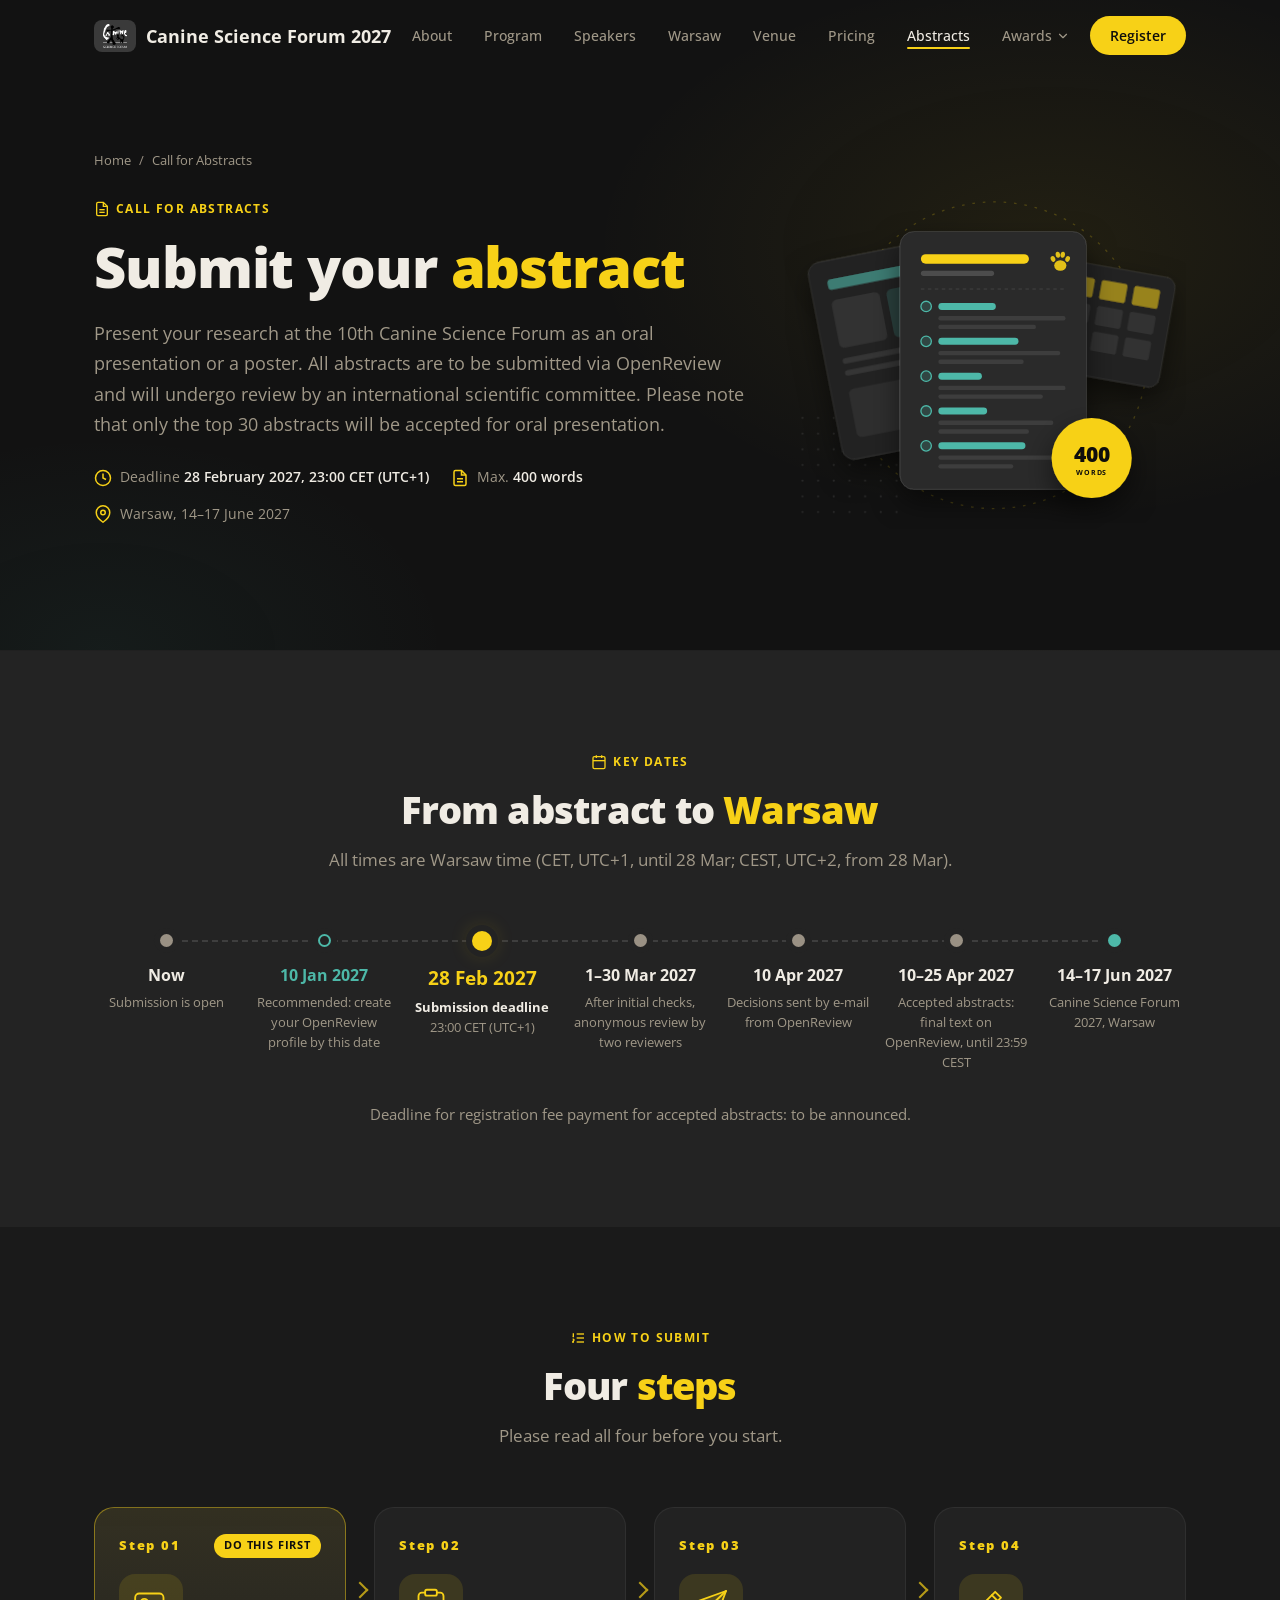
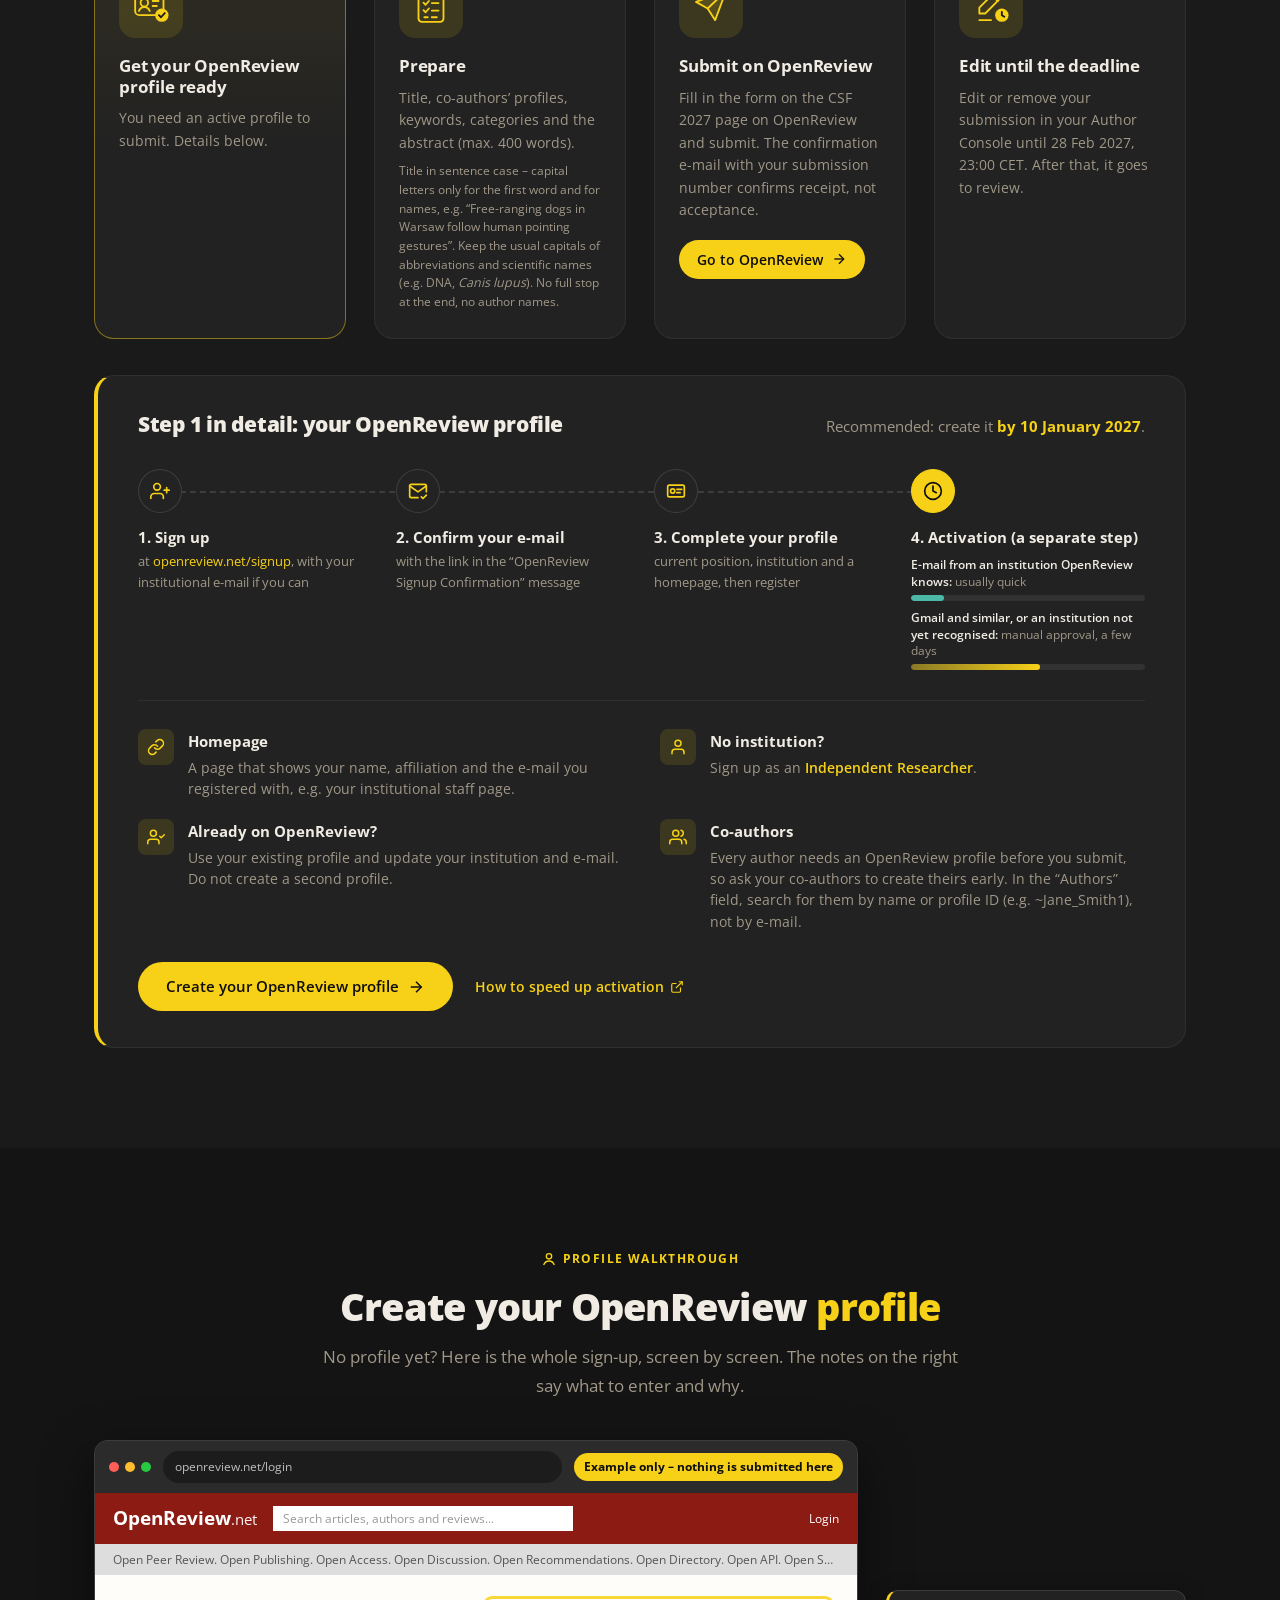
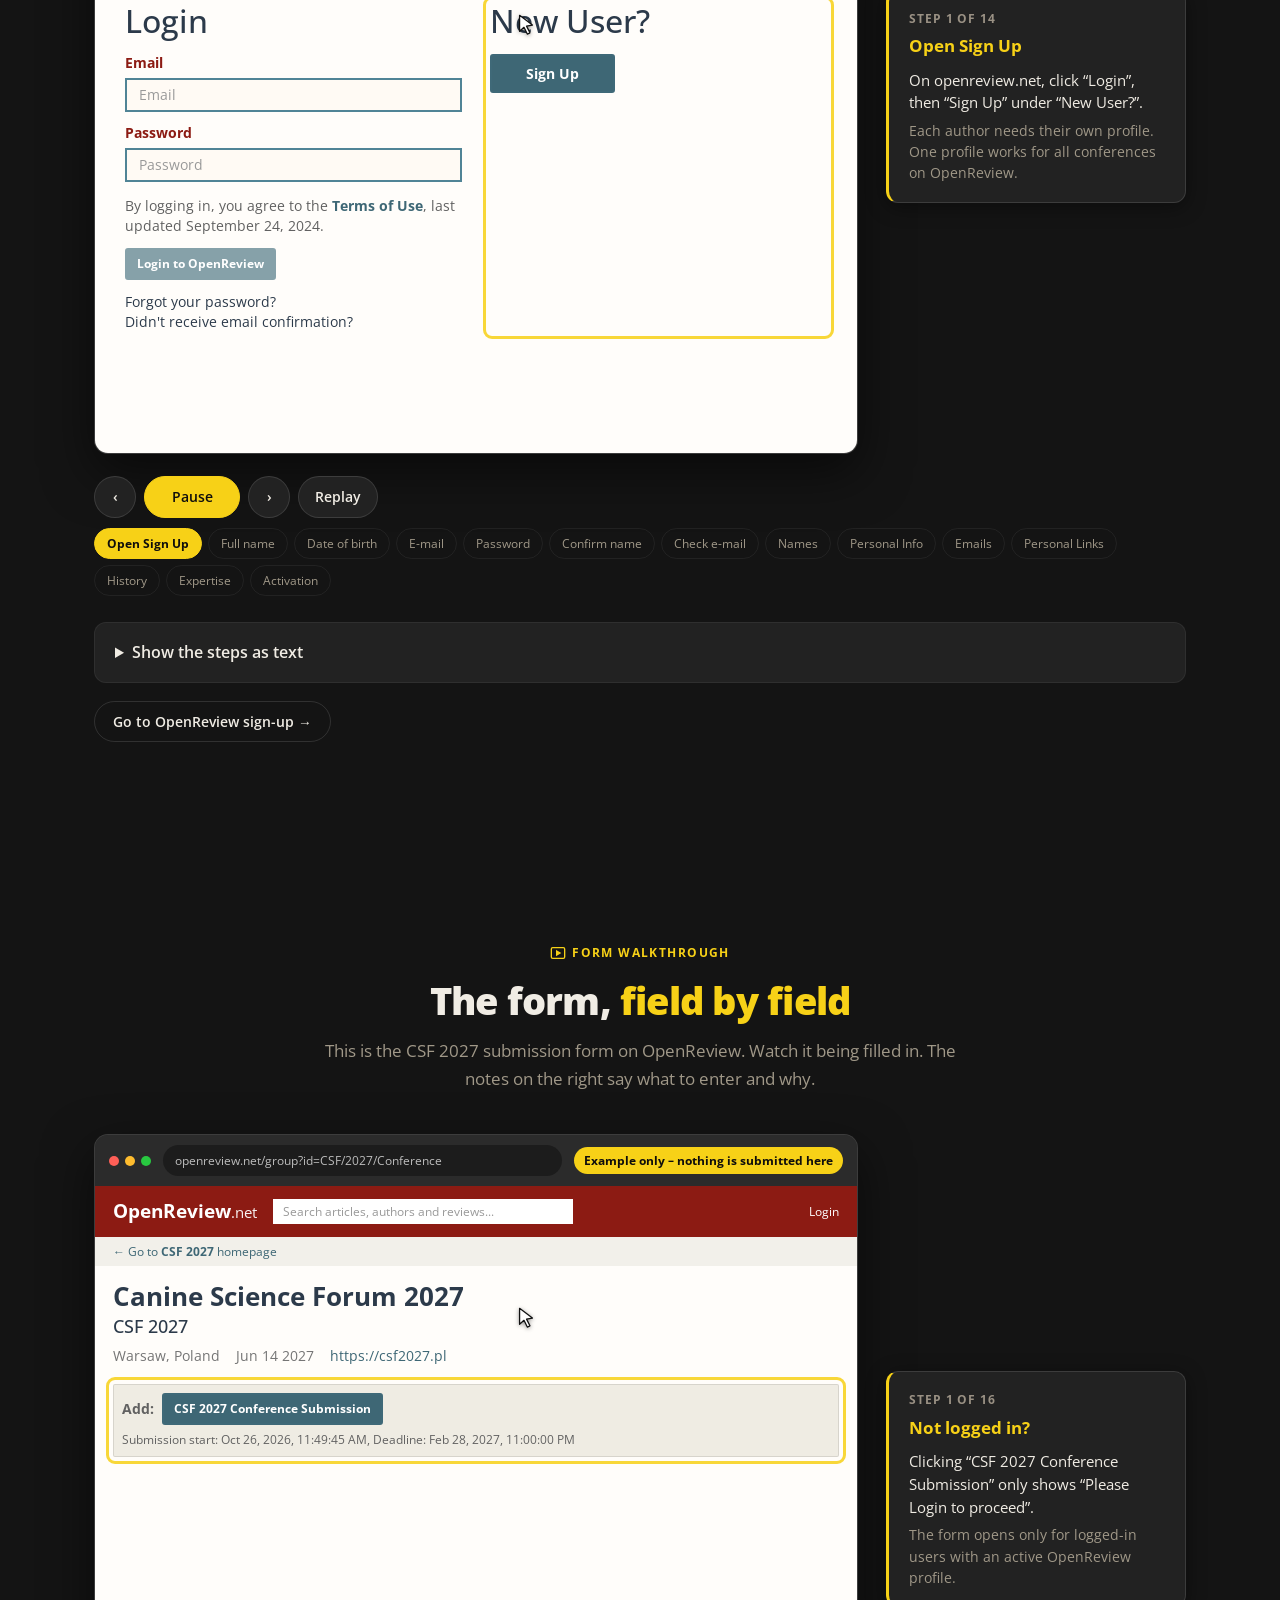
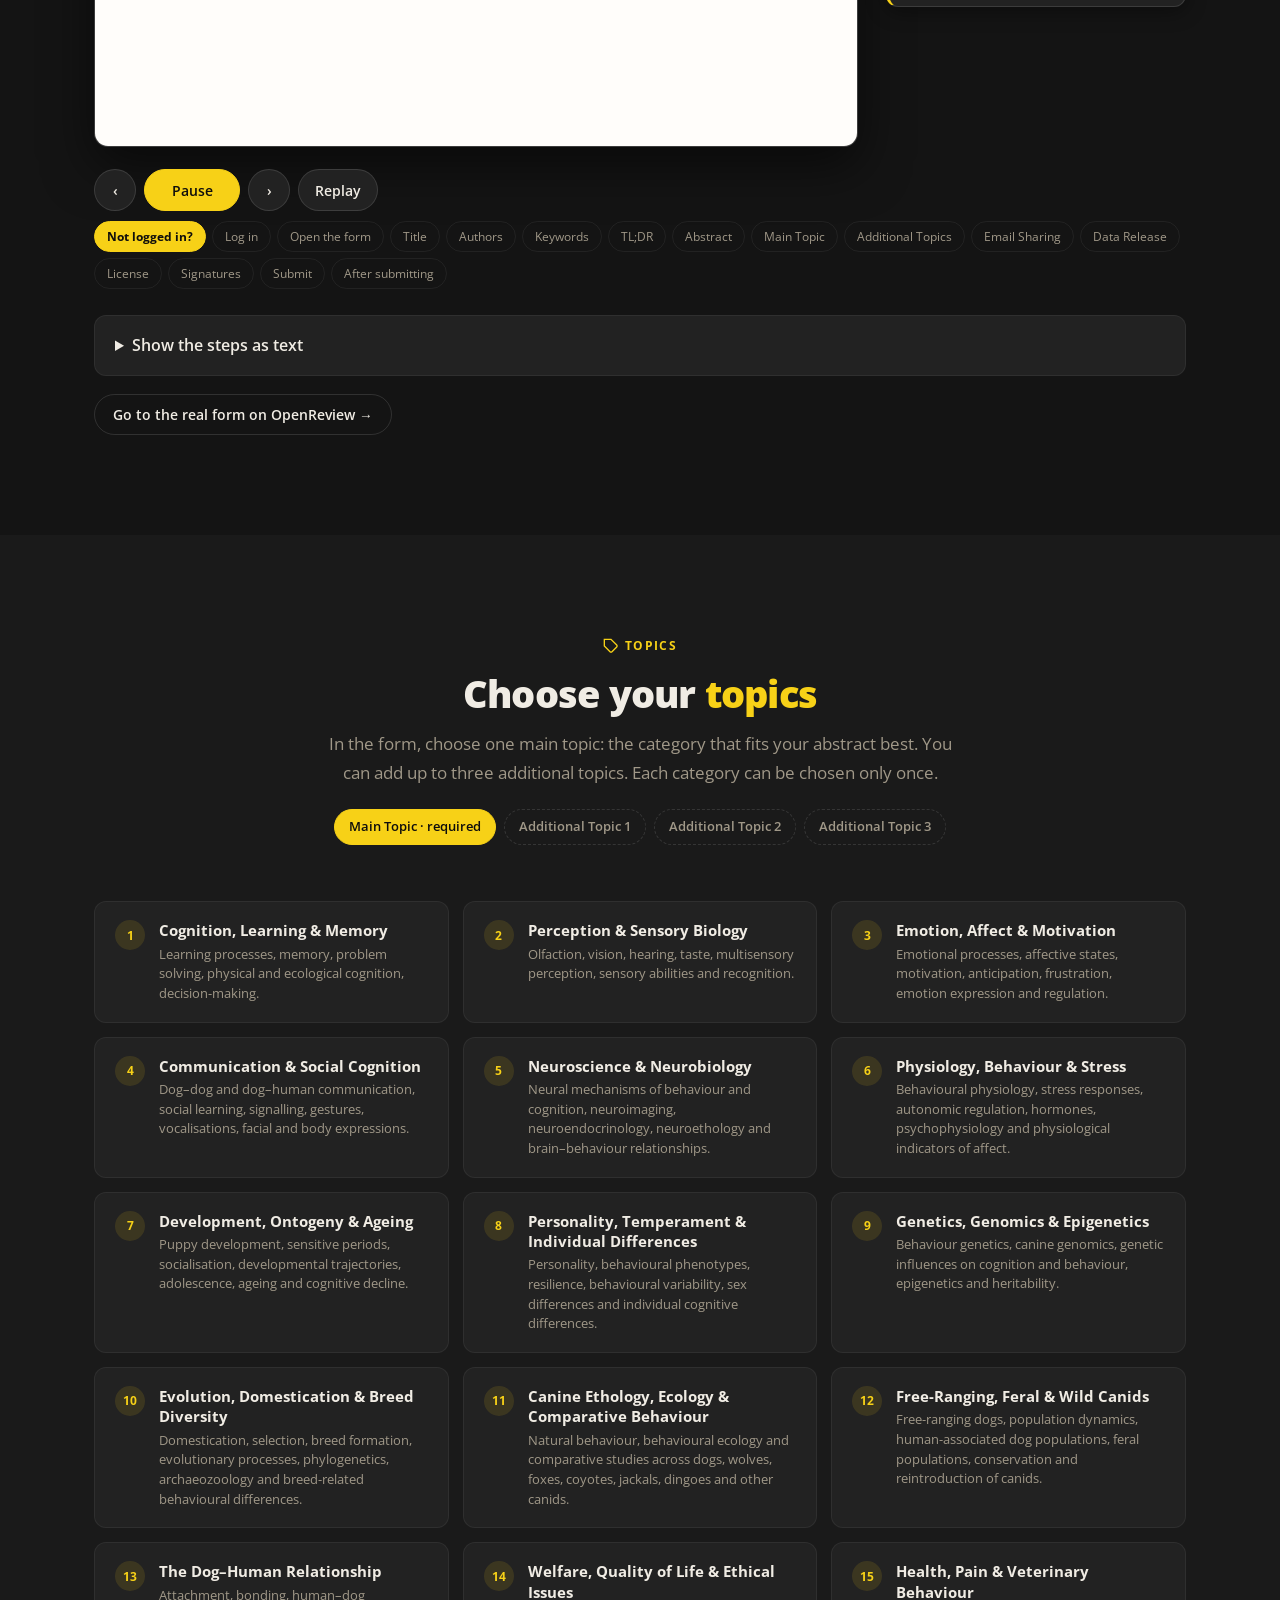
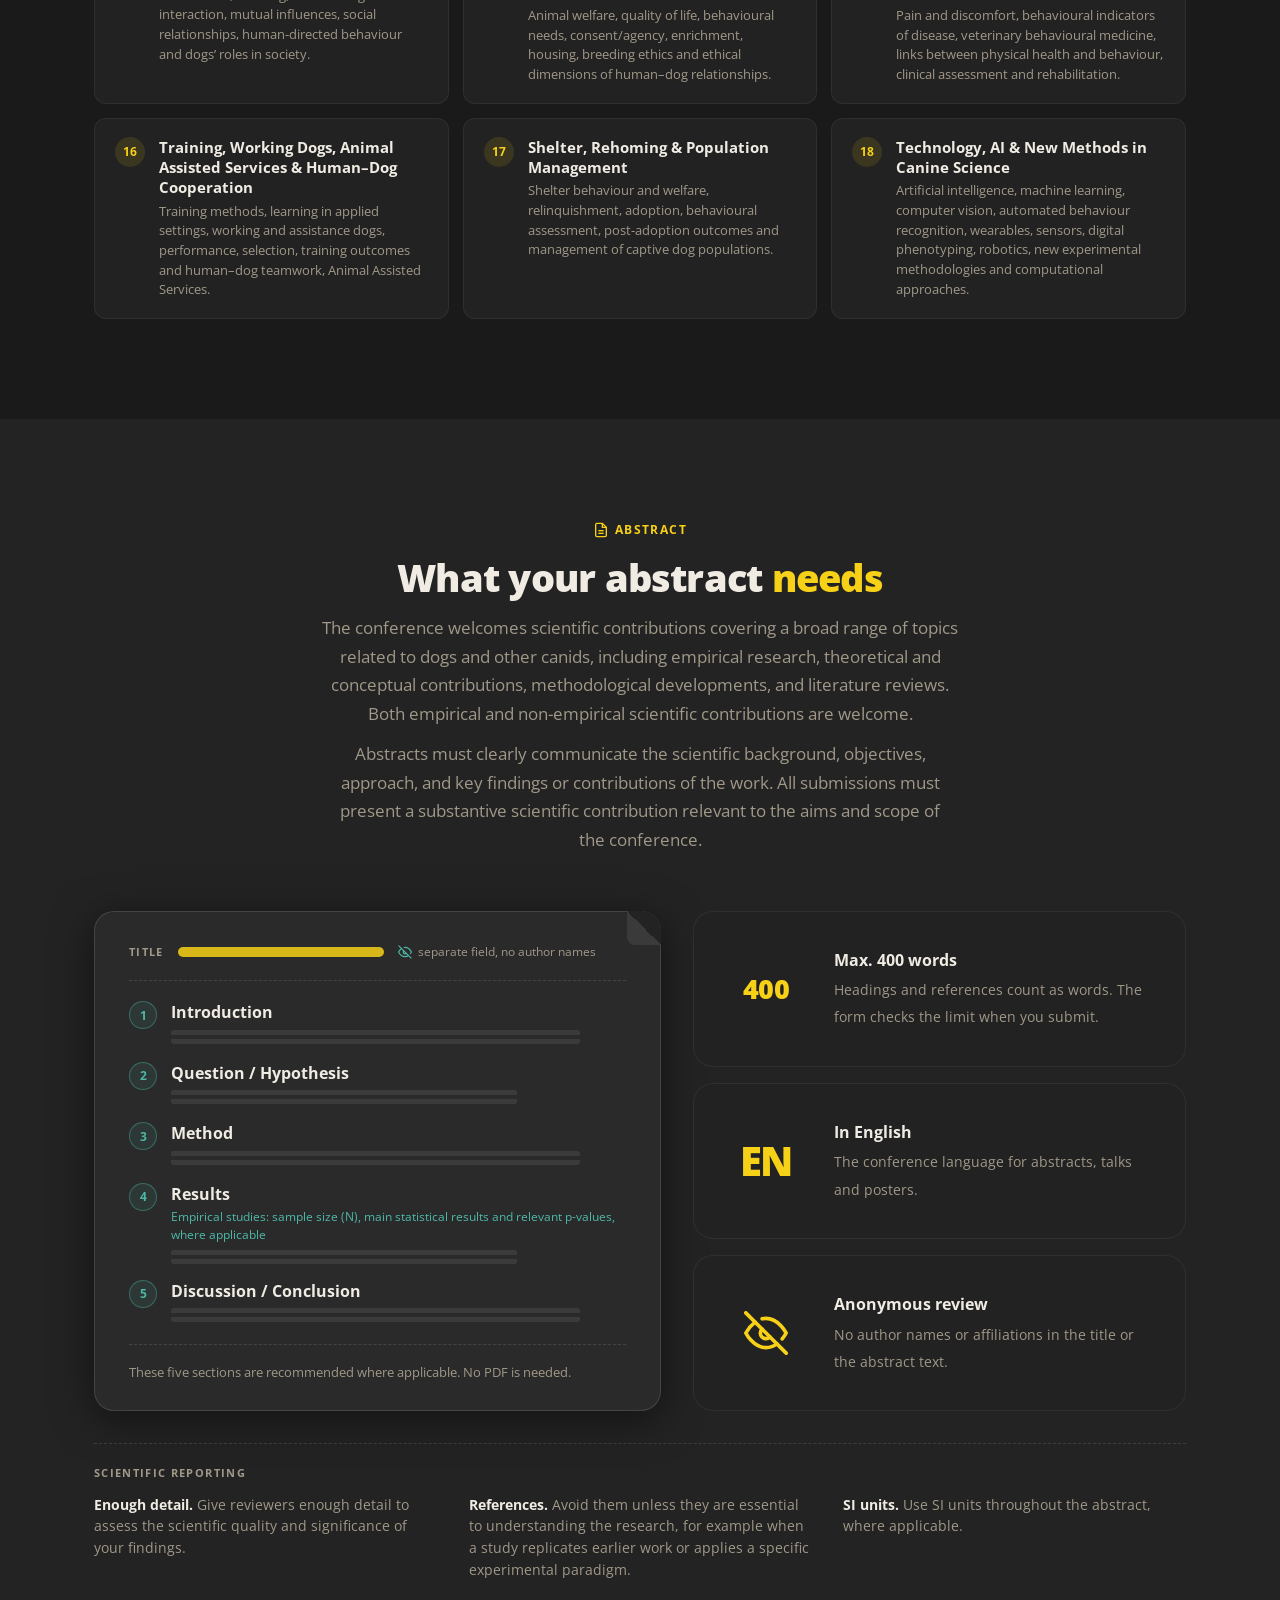
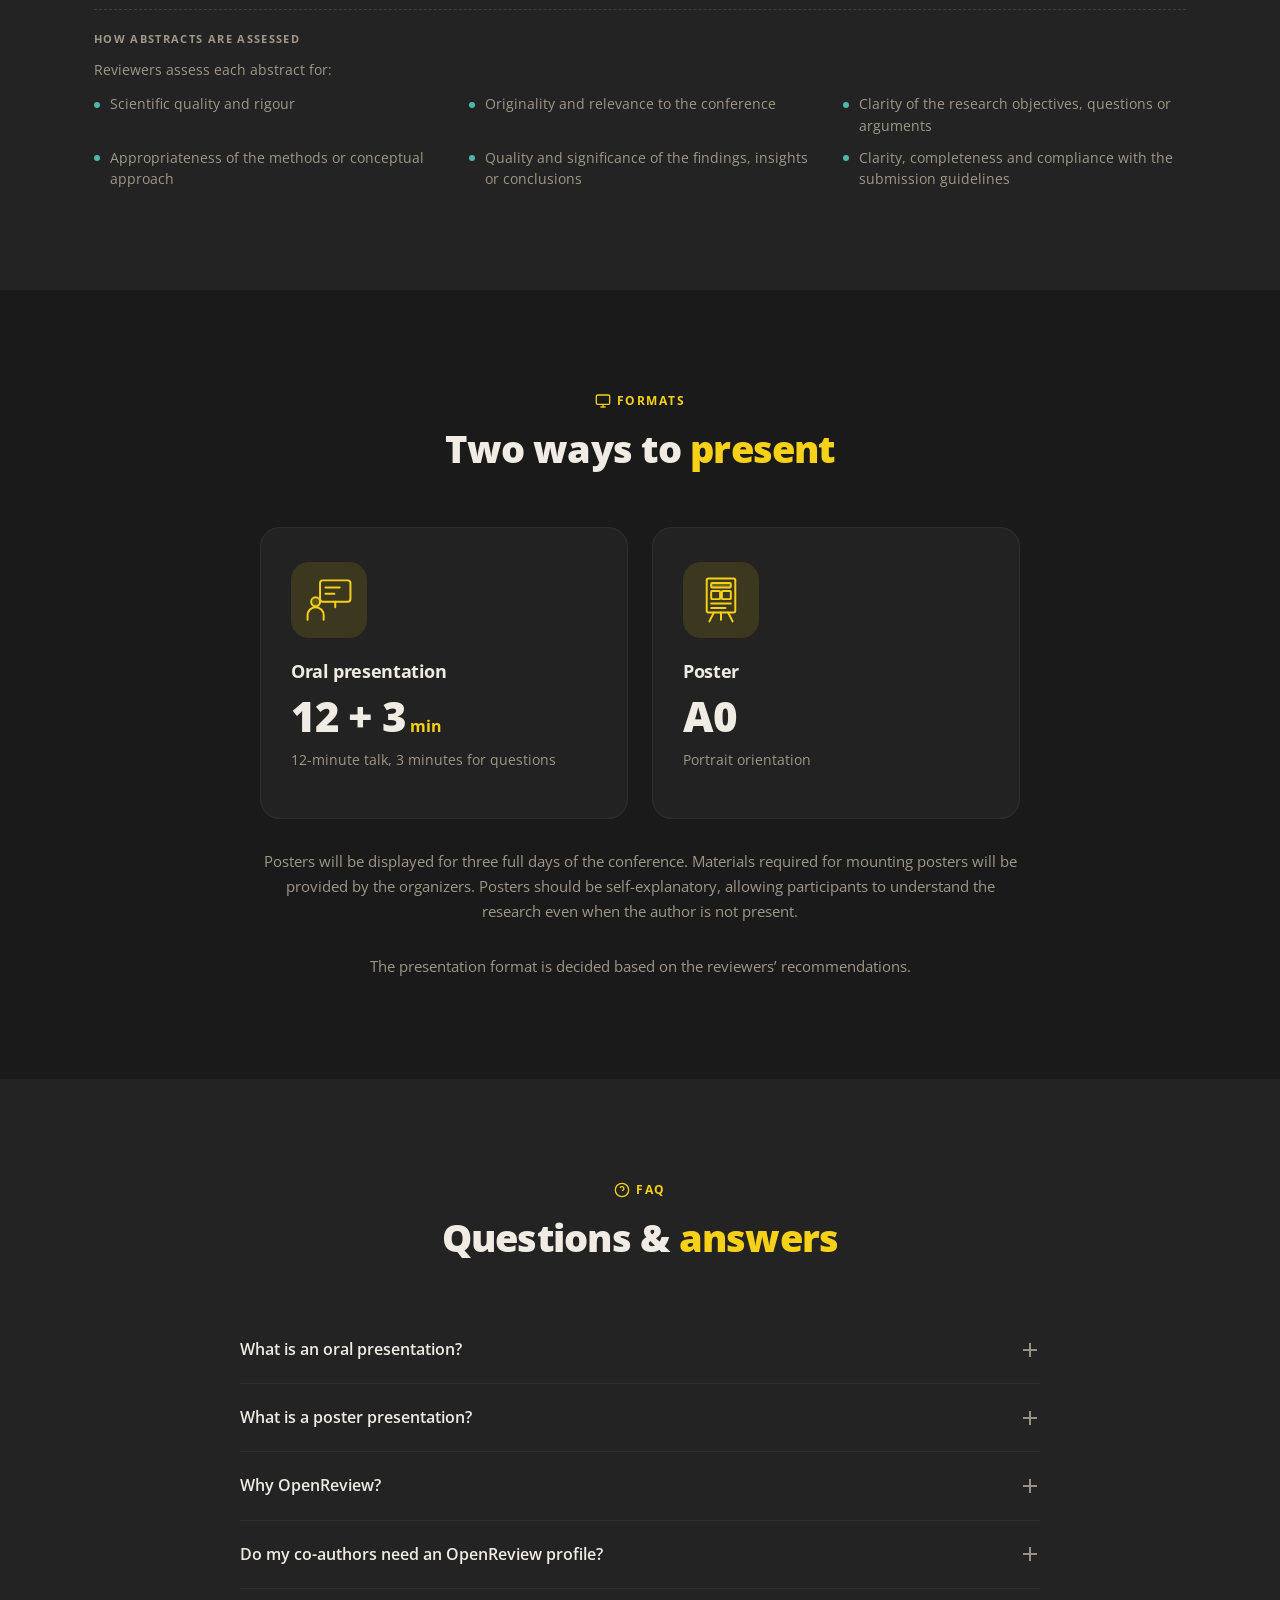
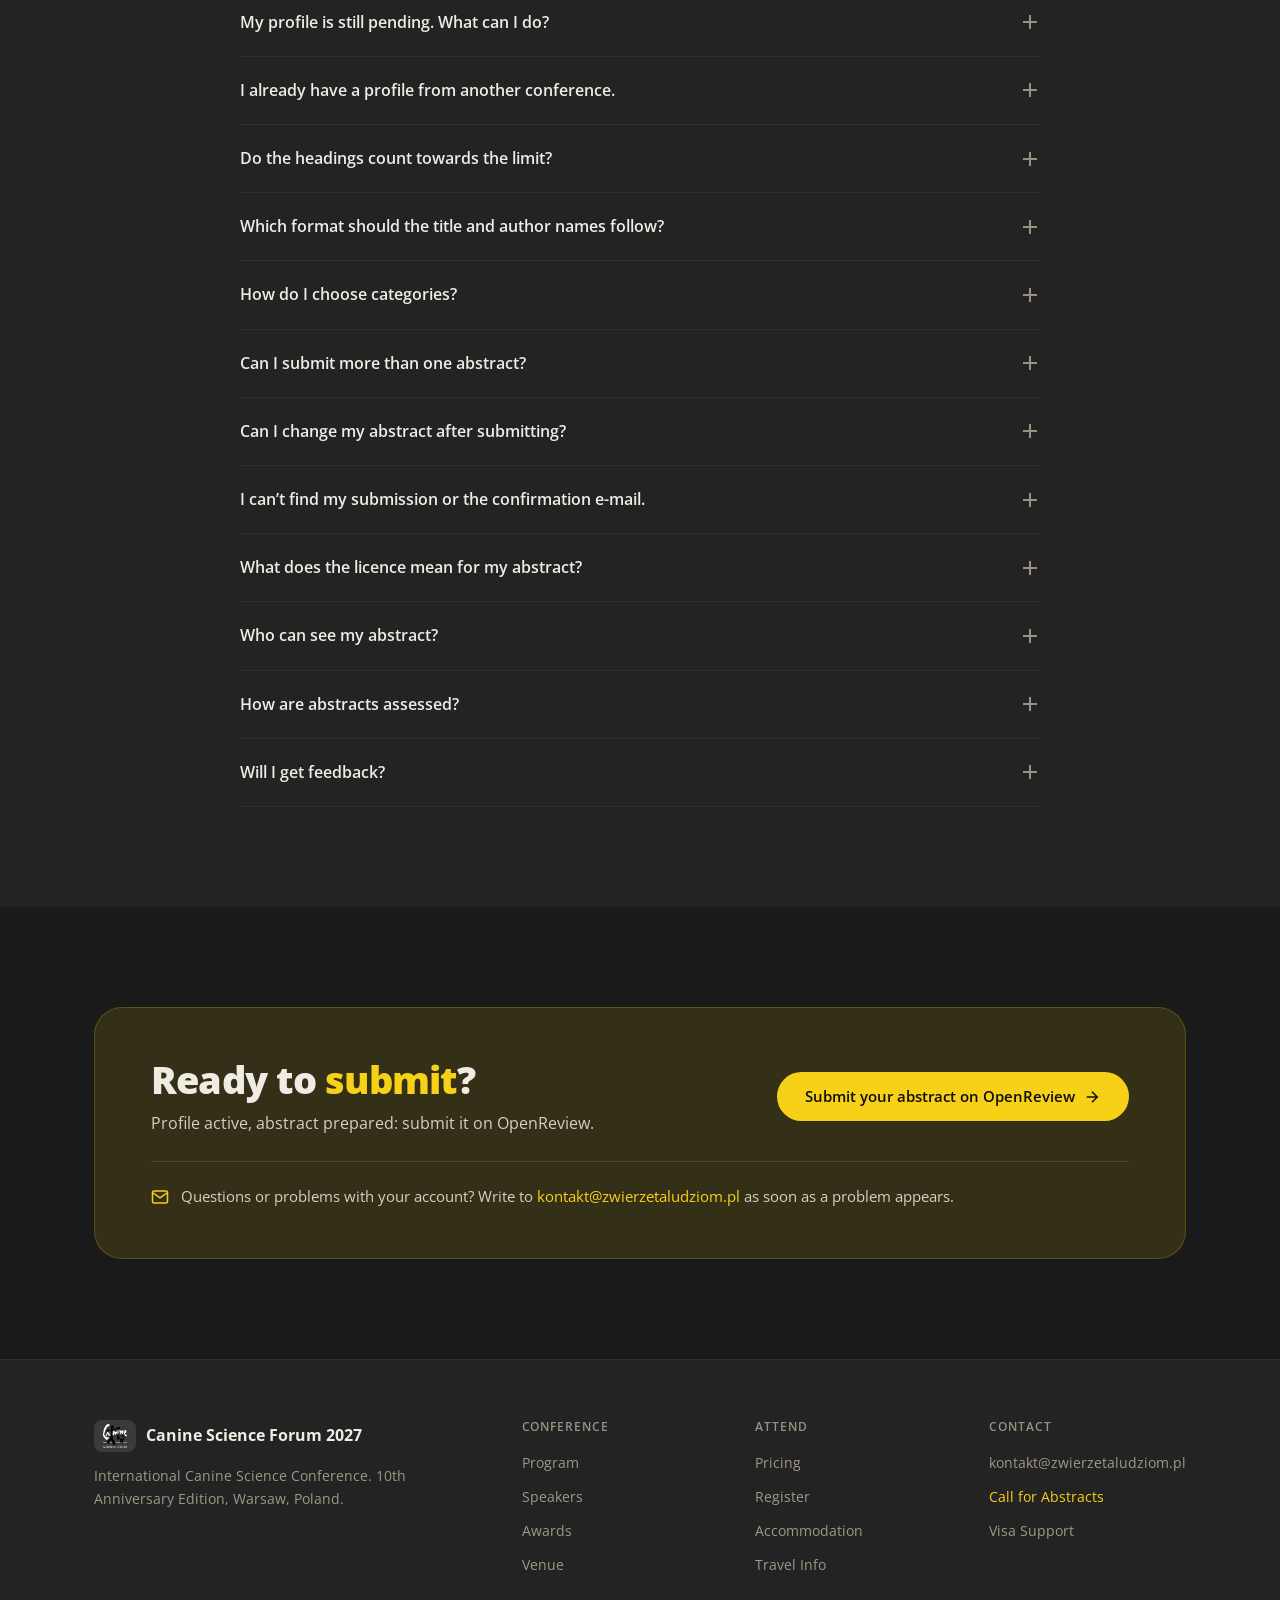
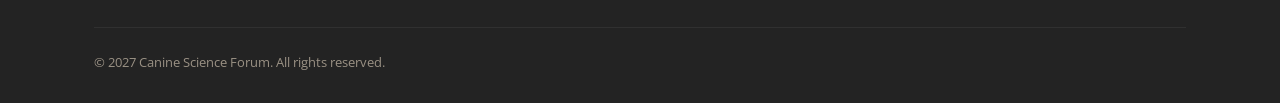
<file: call-for-abstracts/index.html>
<!DOCTYPE html>
<html lang="en" data-theme="night">
<head>
<meta charset="UTF-8">
<meta name="robots" content="noindex">
<meta name="viewport" content="width=device-width, initial-scale=1.0">
<title>Call for Abstracts — CSF 2027 Warsaw</title>
<meta name="description" content="How to submit an abstract (oral presentation or poster) to the 10th Canine Science Forum, 14–17 June 2027, Warsaw, through OpenReview.">
<link rel="canonical" href="https://csf2027.pl/call-for-abstracts/">
<meta name="theme-color" content="#1a1a1a">
<meta property="og:type" content="website">
<meta property="og:url" content="https://csf2027.pl/call-for-abstracts/">
<meta property="og:site_name" content="Canine Science Forum 2027">
<meta property="og:title" content="Call for Abstracts — CSF 2027 Warsaw">
<meta property="og:description" content="How to submit an abstract (oral presentation or poster) to the 10th Canine Science Forum, 14–17 June 2027, Warsaw, through OpenReview.">
<meta property="og:image" content="https://csf2027.pl/assets/img/social/og-image.jpg">
<meta property="og:image:width" content="1200">
<meta property="og:image:height" content="630">
<meta property="og:image:alt" content="Canine Science Forum 2027, 14–17 June 2027, Warsaw">
<meta name="twitter:card" content="summary_large_image">
<link rel="icon" href="../favicon.ico" sizes="32x32">
<link rel="apple-touch-icon" href="../apple-touch-icon.png">
<link rel="preload" href="../assets/fonts/open-sans/open-sans-latin.woff2" as="font" type="font/woff2" crossorigin>
<link rel="stylesheet" href="../assets/css/main.css?v=20261123-4">
<link rel="stylesheet" href="../assets/css/call-for-abstracts.css?v=20261123-4">
<link rel="stylesheet" href="../assets/css/form-demo.css?v=20261123-4">
<script src="../assets/js/main.js?v=20261123-4" defer></script>
<script src="../assets/js/form-demo.js?v=20261123-4" defer></script>
</head>
<body>

<!-- ═══════════════════════════════════════
     NAVIGATION (same as csf2027.pl; links point to the home page sections)
     ═══════════════════════════════════════ -->
<nav id="navbar">
  <div class="container">
    <a href="../" class="nav-logo">
      <span class="nav-logo-img-wrap">
        <img src="../assets/img/brand/csf-logo-black.webp" alt="Canine Science Forum 2027" class="nav-logo-img">
      </span>
      <span class="nav-logo-full">Canine Science Forum 2027</span>
      <span class="nav-logo-short">CSF2027</span>
    </a>
    <ul class="nav-center" id="navLinks">
      <li><a href="../#about">About</a></li>
      <li><a href="../#program">Program</a></li>
      <li><a href="../#speakers">Speakers</a></li>
      <li><a href="../#city">Warsaw</a></li>
      <li><a href="../#venue">Venue</a></li>
      <li><a href="../#pricing">Pricing</a></li>
      <li><a href="./" aria-current="page">Abstracts</a></li>
      <li class="nav-has-menu">
        <button type="button" class="nav-menu-toggle" aria-expanded="false" aria-controls="navAwardsMenu">Awards<svg class="nav-menu-chevron" viewBox="0 0 24 24" fill="none" stroke="currentColor" stroke-width="2" stroke-linecap="round" stroke-linejoin="round" aria-hidden="true" focusable="false"><polyline points="6 9 12 15 18 9"/></svg></button>
        <span class="nav-group-label">Awards</span>
        <ul class="nav-submenu" id="navAwardsMenu">
          <li><a href="../early-career-award/">Early Career Scientist Award</a></li>
          <li><a href="../science-communication-award/">Science Communication Award</a></li>
        </ul>
      </li>
    </ul>
    <div class="nav-right">
      <a href="https://easl.ink/YyBd8" target="_blank" rel="noopener" class="nav-cta">Register</a>
    </div>
    <button class="nav-mobile-toggle" id="mobileToggle" aria-label="Toggle menu" aria-expanded="false" aria-controls="navLinks">
      <span></span><span></span><span></span>
    </button>
  </div>
</nav>

<main id="main">

<!-- ═══════════════════════════════════════
     HERO
     ═══════════════════════════════════════ -->
<header class="cfa-hero" id="top">
  <div class="container cfa-hero-grid">
    <div class="cfa-hero-content">
      <ol class="breadcrumb" aria-label="Breadcrumb">
        <li><a href="../">Home</a></li>
        <li><span aria-current="page">Call for Abstracts</span></li>
      </ol>
      <div class="section-tag">
        <svg viewBox="0 0 24 24" fill="none" stroke="currentColor" stroke-width="2" aria-hidden="true"><path d="M14 2H6a2 2 0 0 0-2 2v16a2 2 0 0 0 2 2h12a2 2 0 0 0 2-2V8z"/><polyline points="14 2 14 8 20 8"/><line x1="16" y1="13" x2="8" y2="13"/><line x1="16" y1="17" x2="8" y2="17"/></svg>
        Call for Abstracts
      </div>
      <h1>Submit your <span class="accent">abstract</span></h1>
      <p class="hero-subtitle">Present your research at the 10th Canine Science Forum as an oral presentation or a poster. All abstracts are to be submitted via OpenReview and will undergo review by an international scientific committee. Please note that only the top 30 abstracts will be accepted for oral presentation.</p>
      <ul class="hero-meta">
        <li>
          <svg viewBox="0 0 24 24" fill="none" stroke="currentColor" stroke-width="2" aria-hidden="true"><circle cx="12" cy="12" r="10"/><polyline points="12 6 12 12 16 14"/></svg>
          <span>Deadline <strong>28 February 2027, 23:00 CET (UTC+1)</strong></span>
        </li>
        <li>
          <svg viewBox="0 0 24 24" fill="none" stroke="currentColor" stroke-width="2" aria-hidden="true"><path d="M14 2H6a2 2 0 0 0-2 2v16a2 2 0 0 0 2 2h12a2 2 0 0 0 2-2V8z"/><polyline points="14 2 14 8 20 8"/><line x1="16" y1="13" x2="8" y2="13"/><line x1="16" y1="17" x2="8" y2="17"/></svg>
          <span>Max. <strong>400 words</strong></span>
        </li>
        <li>
          <svg viewBox="0 0 24 24" fill="none" stroke="currentColor" stroke-width="2" aria-hidden="true"><path d="M21 10c0 7-9 13-9 13s-9-6-9-13a9 9 0 0 1 18 0z"/><circle cx="12" cy="10" r="3"/></svg>
          <span>Warsaw, 14–17 June 2027</span>
        </li>
      </ul>
    </div>

    <div class="cfa-hero-visual">
      <svg class="hero-art" viewBox="0 0 460 400" role="img" aria-labelledby="artTitle">
        <title id="artTitle">Illustration: a structured abstract with five headings and a 400-word limit, in front of a poster and a set of slides</title>
        <defs>
          <filter id="artShadow" x="-30%" y="-30%" width="160%" height="160%">
            <feDropShadow dx="0" dy="14" stdDeviation="16" flood-color="#000" flood-opacity="0.5"/>
          </filter>
          <pattern id="artDots" width="18" height="18" patternUnits="userSpaceOnUse">
            <circle cx="2" cy="2" r="1.2" fill="rgba(255,255,255,0.10)"/>
          </pattern>
        </defs>
        <circle cx="240" cy="200" r="176" fill="none" stroke="rgba(247,209,23,0.22)" stroke-width="1.5" stroke-dasharray="3 9"/>
        <circle cx="75" cy="140" r="5" fill="#f7d117"/>
        <circle cx="414" cy="128" r="3.5" fill="#4db8a8"/>
        <rect x="6" y="262" width="126" height="126" fill="url(#artDots)"/>

        <!-- poster -->
        <g transform="rotate(-11 130 210)" filter="url(#artShadow)">
          <rect x="48" y="78" width="160" height="230" rx="14" fill="#242424" stroke="rgba(255,255,255,0.08)"/>
          <rect x="68" y="100" width="120" height="12" rx="4" fill="#4db8a8" opacity="0.6"/>
          <rect x="68" y="124" width="56" height="56" rx="6" fill="rgba(255,255,255,0.06)"/>
          <rect x="132" y="124" width="56" height="56" rx="6" fill="rgba(77,184,168,0.18)"/>
          <rect x="68" y="192" width="120" height="6" rx="3" fill="rgba(255,255,255,0.08)"/>
          <rect x="68" y="206" width="96" height="6" rx="3" fill="rgba(255,255,255,0.08)"/>
          <rect x="68" y="228" width="120" height="56" rx="6" fill="rgba(255,255,255,0.05)"/>
        </g>

        <!-- slides (oral presentation) -->
        <g transform="rotate(10 350 170)" filter="url(#artShadow)">
          <rect x="262" y="96" width="176" height="128" rx="12" fill="#242424" stroke="rgba(255,255,255,0.08)"/>
          <g fill="rgba(247,209,23,0.55)">
            <rect x="278" y="112" width="30" height="22" rx="3"/>
            <rect x="316" y="112" width="30" height="22" rx="3"/>
            <rect x="354" y="112" width="30" height="22" rx="3"/>
            <rect x="392" y="112" width="30" height="22" rx="3"/>
            <rect x="278" y="142" width="30" height="22" rx="3"/>
          </g>
          <g fill="rgba(255,255,255,0.07)">
            <rect x="316" y="142" width="30" height="22" rx="3"/>
            <rect x="354" y="142" width="30" height="22" rx="3"/>
            <rect x="392" y="142" width="30" height="22" rx="3"/>
            <rect x="278" y="172" width="30" height="22" rx="3"/>
            <rect x="316" y="172" width="30" height="22" rx="3"/>
            <rect x="354" y="172" width="30" height="22" rx="3"/>
            <rect x="392" y="172" width="30" height="22" rx="3"/>
          </g>
        </g>

        <!-- abstract sheet -->
        <g filter="url(#artShadow)">
          <rect x="132" y="58" width="214" height="296" rx="16" fill="#2c2c2c" stroke="rgba(255,255,255,0.12)"/>
        </g>
        <rect x="156" y="84" width="124" height="11" rx="5.5" fill="#f7d117"/>
        <rect x="156" y="103" width="84" height="6" rx="3" fill="rgba(255,255,255,0.16)"/>
        <line x1="156" y1="124" x2="322" y2="124" stroke="rgba(255,255,255,0.12)" stroke-dasharray="4 4"/>
        <g fill="#f7d117" opacity="0.9" transform="translate(304 80)">
          <ellipse cx="12" cy="17" rx="7" ry="6"/>
          <ellipse cx="3.6" cy="9.5" rx="2.6" ry="3.4" transform="rotate(-22 3.6 9.5)"/>
          <ellipse cx="9.2" cy="4.6" rx="2.6" ry="3.4" transform="rotate(-7 9.2 4.6)"/>
          <ellipse cx="14.8" cy="4.6" rx="2.6" ry="3.4" transform="rotate(7 14.8 4.6)"/>
          <ellipse cx="20.4" cy="9.5" rx="2.6" ry="3.4" transform="rotate(22 20.4 9.5)"/>
        </g>
        <g>
          <circle cx="162" cy="144" r="6" fill="rgba(77,184,168,0.2)" stroke="#4db8a8" stroke-width="1.5"/>
          <rect x="176" y="140" width="66" height="8" rx="4" fill="#4db8a8"/>
          <rect x="176" y="155" width="146" height="5" rx="2.5" fill="rgba(255,255,255,0.09)"/>
          <rect x="176" y="165" width="112" height="5" rx="2.5" fill="rgba(255,255,255,0.09)"/>

          <circle cx="162" cy="184" r="6" fill="rgba(77,184,168,0.2)" stroke="#4db8a8" stroke-width="1.5"/>
          <rect x="176" y="180" width="92" height="8" rx="4" fill="#4db8a8"/>
          <rect x="176" y="195" width="140" height="5" rx="2.5" fill="rgba(255,255,255,0.09)"/>
          <rect x="176" y="205" width="98" height="5" rx="2.5" fill="rgba(255,255,255,0.09)"/>

          <circle cx="162" cy="224" r="6" fill="rgba(77,184,168,0.2)" stroke="#4db8a8" stroke-width="1.5"/>
          <rect x="176" y="220" width="50" height="8" rx="4" fill="#4db8a8"/>
          <rect x="176" y="235" width="146" height="5" rx="2.5" fill="rgba(255,255,255,0.09)"/>
          <rect x="176" y="245" width="120" height="5" rx="2.5" fill="rgba(255,255,255,0.09)"/>

          <circle cx="162" cy="264" r="6" fill="rgba(77,184,168,0.2)" stroke="#4db8a8" stroke-width="1.5"/>
          <rect x="176" y="260" width="56" height="8" rx="4" fill="#4db8a8"/>
          <rect x="176" y="275" width="132" height="5" rx="2.5" fill="rgba(255,255,255,0.09)"/>
          <rect x="176" y="285" width="104" height="5" rx="2.5" fill="rgba(255,255,255,0.09)"/>

          <circle cx="162" cy="304" r="6" fill="rgba(77,184,168,0.2)" stroke="#4db8a8" stroke-width="1.5"/>
          <rect x="176" y="300" width="100" height="8" rx="4" fill="#4db8a8"/>
          <rect x="176" y="315" width="140" height="5" rx="2.5" fill="rgba(255,255,255,0.09)"/>
          <rect x="176" y="325" width="86" height="5" rx="2.5" fill="rgba(255,255,255,0.09)"/>
        </g>

        <!-- 400 words badge -->
        <g class="art-badge">
          <g filter="url(#artShadow)">
            <circle cx="352" cy="318" r="46" fill="#f7d117"/>
          </g>
          <text x="352" y="322" text-anchor="middle" font-family="'Open Sans', sans-serif" font-size="24" font-weight="800" fill="#0f0e0c">400</text>
          <text x="352" y="338" text-anchor="middle" font-family="'Open Sans', sans-serif" font-size="8" font-weight="700" letter-spacing="1" fill="#0f0e0c">WORDS</text>
        </g>
      </svg>
    </div>
  </div>
</header>

<!-- ═══════════════════════════════════════
     1. KEY DATES
     ═══════════════════════════════════════ -->
<section id="dates" class="section-alt" aria-labelledby="datesTitle">
  <div class="container">
    <div class="section-header reveal">
      <div class="section-tag">
        <svg viewBox="0 0 24 24" fill="none" stroke="currentColor" stroke-width="2" aria-hidden="true"><rect x="3" y="4" width="18" height="18" rx="2"/><line x1="16" y1="2" x2="16" y2="6"/><line x1="8" y1="2" x2="8" y2="6"/><line x1="3" y1="10" x2="21" y2="10"/></svg>
        Key dates
      </div>
      <h2 id="datesTitle">From abstract to <span class="accent">Warsaw</span></h2>
      <p>All times are Warsaw time (CET, UTC+1, until 28 Mar; CEST, UTC+2, from 28 Mar).</p>
    </div>

    <ol class="timeline reveal">
      <li class="tl-item">
        <span class="tl-dot" aria-hidden="true"></span>
        <span class="tl-date">Now</span>
        <span class="tl-label">Submission is open</span>
      </li>
      <li class="tl-item tl-item--tip">
        <span class="tl-dot" aria-hidden="true"></span>
        <time class="tl-date" datetime="2027-01-10">10 Jan 2027</time>
        <span class="tl-label">Recommended: create your OpenReview profile by this date</span>
      </li>
      <li class="tl-item tl-item--key">
        <span class="tl-dot" aria-hidden="true"></span>
        <time class="tl-date" datetime="2027-02-28T23:00+01:00">28 Feb 2027</time>
        <span class="tl-label"><strong>Submission deadline</strong><br>23:00 CET (UTC+1)</span>
      </li>
      <li class="tl-item">
        <span class="tl-dot" aria-hidden="true"></span>
        <time class="tl-date" datetime="2027-03-01">1–30 Mar 2027</time>
        <span class="tl-label">After initial checks, anonymous review by two reviewers</span>
      </li>
      <li class="tl-item">
        <span class="tl-dot" aria-hidden="true"></span>
        <time class="tl-date" datetime="2027-04-10">10 Apr 2027</time>
        <span class="tl-label">Decisions sent by <span class="nowrap">e-mail</span> from OpenReview</span>
      </li>
      <li class="tl-item">
        <span class="tl-dot" aria-hidden="true"></span>
        <time class="tl-date" datetime="2027-04-10">10–25 Apr 2027</time>
        <span class="tl-label">Accepted abstracts: final text on OpenReview, until 23:59 CEST</span>
      </li>
      <li class="tl-item tl-item--end">
        <span class="tl-dot" aria-hidden="true"></span>
        <time class="tl-date" datetime="2027-06-14">14–17 Jun 2027</time>
        <span class="tl-label">Canine Science Forum 2027, Warsaw</span>
      </li>
    </ol>
    <!-- TODO(dates): payment deadline, decision D5 -->
    <p class="formats-note reveal">Deadline for registration fee payment for accepted abstracts: to be announced.</p>
  </div>
</section>

<!-- ═══════════════════════════════════════
     2. FOUR STEPS
     ═══════════════════════════════════════ -->
<section id="how" aria-labelledby="howTitle">
  <div class="container">
    <div class="section-header reveal">
      <div class="section-tag">
        <svg viewBox="0 0 24 24" fill="none" stroke="currentColor" stroke-width="2" aria-hidden="true"><line x1="10" y1="6" x2="21" y2="6"/><line x1="10" y1="12" x2="21" y2="12"/><line x1="10" y1="18" x2="21" y2="18"/><path d="M4 6h1v4"/><path d="M4 10h2"/><path d="M6 18H4c0-1 2-2 2-3s-1-1.5-2-1"/></svg>
        How to submit
      </div>
      <h2 id="howTitle">Four <span class="accent">steps</span></h2>
      <p>Please read all four before you start.</p>
    </div>

    <ol class="steps">
      <li class="step step--first reveal">
        <div class="step-top"><span class="step-num">Step 01</span><span class="pill-first">Do this first</span></div>
        <div class="step-icon" aria-hidden="true">
          <svg viewBox="0 0 48 48" fill="none" stroke="currentColor" stroke-width="2.2" stroke-linecap="round" stroke-linejoin="round"><rect x="5" y="9" width="34" height="26" rx="5"/><circle cx="16" cy="20" r="4.5"/><path d="M9.5 30c1.3-3.2 3.7-4.8 6.5-4.8s5.2 1.6 6.5 4.8"/><line x1="26" y1="18" x2="33" y2="18"/><line x1="26" y1="24" x2="31" y2="24"/><circle cx="37" cy="35" r="8" fill="currentColor" stroke="none"/><polyline points="33.5 35 36 37.5 40.5 32.5" stroke="#1a1a1a"/></svg>
        </div>
        <h3>Get your OpenReview profile ready</h3>
        <p>You need an active profile to submit. Details below.</p>      </li>

      <li class="step reveal reveal-delay-1">
        <div class="step-top"><span class="step-num">Step 02</span></div>
        <div class="step-icon" aria-hidden="true">
          <svg viewBox="0 0 48 48" fill="none" stroke="currentColor" stroke-width="2.2" stroke-linecap="round" stroke-linejoin="round"><rect x="9" y="8" width="30" height="35" rx="4"/><rect x="17" y="4.5" width="14" height="7" rx="2" fill="#262626"/><polyline points="15 20 17.5 22.5 21.5 18"/><line x1="25" y1="20.5" x2="33" y2="20.5"/><polyline points="15 29 17.5 31.5 21.5 27"/><line x1="25" y1="29.5" x2="33" y2="29.5"/><line x1="16" y1="37.5" x2="20" y2="37.5"/><line x1="25" y1="37.5" x2="31" y2="37.5"/></svg>
        </div>
        <h3>Prepare</h3>
        <p>Title, co-authors’ profiles, keywords, categories and the abstract (max. 400 words).</p>
        <p class="step-small">Title in sentence case – capital letters only for the first word and for names, e.g. “Free-ranging dogs in Warsaw follow human pointing gestures”. Keep the usual capitals of abbreviations and scientific names (e.g. DNA, <em>Canis lupus</em>). No full stop at the end, no author names.</p>      </li>

      <li class="step reveal reveal-delay-2">
        <div class="step-top"><span class="step-num">Step 03</span></div>
        <div class="step-icon" aria-hidden="true">
          <svg viewBox="0 0 48 48" fill="none" stroke="currentColor" stroke-width="2.2" stroke-linecap="round" stroke-linejoin="round"><path d="M42 6 20 27"/><path d="M42 6 29 41l-9-14-14-8z" fill="rgba(247,209,23,0.14)"/></svg>
        </div>
        <h3>Submit on OpenReview</h3>
        <p>Fill in the form on the CSF 2027 page on OpenReview and submit. The confirmation e-mail with your submission number confirms receipt, not acceptance.</p>
        <a href="https://openreview.net/group?id=CSF/2027/Conference" target="_blank" rel="noopener" class="btn btn-primary btn-sm">
          Go to OpenReview
          <svg viewBox="0 0 24 24" fill="none" stroke="currentColor" stroke-width="2" aria-hidden="true"><line x1="5" y1="12" x2="19" y2="12"/><polyline points="12 5 19 12 12 19"/></svg>
        </a>
      </li>

      <li class="step reveal reveal-delay-3">
        <div class="step-top"><span class="step-num">Step 04</span></div>
        <div class="step-icon" aria-hidden="true">
          <svg viewBox="0 0 48 48" fill="none" stroke="currentColor" stroke-width="2.2" stroke-linecap="round" stroke-linejoin="round"><path d="M29 7l7 7-19 19H10v-7z"/><line x1="25" y1="11" x2="32" y2="18"/><line x1="10" y1="41" x2="24" y2="41"/><circle cx="37" cy="35" r="8" fill="currentColor" stroke="none"/><polyline points="37 31 37 35 40 37" stroke="#1a1a1a"/></svg>
        </div>
        <h3>Edit until the deadline</h3>
        <p>Edit or remove your submission in your Author Console until 28 Feb 2027, 23:00 CET. After that, it goes to review.</p>
      </li>
    </ol>

    <!-- Step 1 in detail -->
    <div class="profile-panel reveal" id="profile">
      <div class="profile-head">
        <h3>Step 1 in detail: your OpenReview profile</h3>
        <p>Recommended: create it <strong>by 10 January 2027</strong>.</p>
      </div>

      <ol class="flow">
        <li class="flow-step">
          <span class="flow-icon" aria-hidden="true"><svg viewBox="0 0 24 24" fill="none" stroke="currentColor" stroke-width="2" stroke-linecap="round" stroke-linejoin="round"><path d="M16 21v-2a4 4 0 0 0-4-4H5a4 4 0 0 0-4 4v2"/><circle cx="8.5" cy="7" r="4"/><line x1="20" y1="8" x2="20" y2="14"/><line x1="23" y1="11" x2="17" y2="11"/></svg></span>
          <strong>1. Sign up</strong>
          <span class="flow-text">at <a href="https://openreview.net/signup" target="_blank" rel="noopener">openreview.net/signup</a>, with your institutional e-mail if you can</span>
        </li>
        <li class="flow-step">
          <span class="flow-icon" aria-hidden="true"><svg viewBox="0 0 24 24" fill="none" stroke="currentColor" stroke-width="2" stroke-linecap="round" stroke-linejoin="round"><path d="M22 13V6a2 2 0 0 0-2-2H4a2 2 0 0 0-2 2v12a2 2 0 0 0 2 2h8"/><polyline points="22 6 12 13 2 6"/><polyline points="16 19 18 21 22 17"/></svg></span>
          <strong>2. Confirm your e-mail</strong>
          <span class="flow-text">with the link in the “OpenReview Signup Confirmation” message</span>
        </li>
        <li class="flow-step">
          <span class="flow-icon" aria-hidden="true"><svg viewBox="0 0 24 24" fill="none" stroke="currentColor" stroke-width="2" stroke-linecap="round" stroke-linejoin="round"><rect x="2" y="5" width="20" height="14" rx="2"/><circle cx="8" cy="12" r="2.5"/><line x1="13" y1="10" x2="19" y2="10"/><line x1="13" y1="14" x2="17" y2="14"/></svg></span>
          <strong>3. Complete your profile</strong>
          <span class="flow-text">current position, institution and a homepage, then register</span>
        </li>
        <li class="flow-step flow-step--wait">
          <span class="flow-icon" aria-hidden="true"><svg viewBox="0 0 24 24" fill="none" stroke="currentColor" stroke-width="2" stroke-linecap="round" stroke-linejoin="round"><circle cx="12" cy="12" r="10"/><polyline points="12 6 12 12 16 14"/></svg></span>
          <strong>4. Activation (a separate step)</strong>
          <div class="wait-bars">
            <span class="wait-row"><b>E-mail from an institution OpenReview knows:</b> usually quick
              <span class="wait-track" aria-hidden="true"><span class="wait-fill wait-fill--fast"></span></span>
            </span>
            <span class="wait-row"><b>Gmail and similar, or an institution not yet recognised:</b> manual approval, a few days
              <span class="wait-track" aria-hidden="true"><span class="wait-fill wait-fill--slow"></span></span>
            </span>
          </div>
        </li>
      </ol>

      <ul class="tips">
        <li class="tip">
          <span class="tip-icon" aria-hidden="true"><svg viewBox="0 0 24 24" fill="none" stroke="currentColor" stroke-width="2" stroke-linecap="round" stroke-linejoin="round"><path d="M10 13a5 5 0 0 0 7.54.54l3-3a5 5 0 0 0-7.07-7.07l-1.72 1.71"/><path d="M14 11a5 5 0 0 0-7.54-.54l-3 3a5 5 0 0 0 7.07 7.07l1.71-1.71"/></svg></span>
          <div>
            <span class="tip-title">Homepage</span>
            <p>A page that shows your name, affiliation and the e-mail you registered with, e.g. your institutional staff page.</p>
          </div>
        </li>
        <li class="tip">
          <span class="tip-icon" aria-hidden="true"><svg viewBox="0 0 24 24" fill="none" stroke="currentColor" stroke-width="2" stroke-linecap="round" stroke-linejoin="round"><path d="M20 21v-2a4 4 0 0 0-4-4H8a4 4 0 0 0-4 4v2"/><circle cx="12" cy="7" r="4"/></svg></span>
          <div>
            <span class="tip-title">No institution?</span>
            <p>Sign up as an <a href="https://docs.openreview.net/getting-started/frequently-asked-questions/i-am-an-independent-researcher-how-do-i-sign-up" target="_blank" rel="noopener">Independent Researcher</a>.</p>
          </div>
        </li>
        <li class="tip">
          <span class="tip-icon" aria-hidden="true"><svg viewBox="0 0 24 24" fill="none" stroke="currentColor" stroke-width="2" stroke-linecap="round" stroke-linejoin="round"><path d="M16 21v-2a4 4 0 0 0-4-4H5a4 4 0 0 0-4 4v2"/><circle cx="8.5" cy="7" r="4"/><polyline points="17 11 19 13 23 9"/></svg></span>
          <div>
            <span class="tip-title">Already on OpenReview?</span>
            <p>Use your existing profile and update your institution and e-mail. Do not create a second profile.</p>
          </div>
        </li>
        <li class="tip">
          <span class="tip-icon" aria-hidden="true"><svg viewBox="0 0 24 24" fill="none" stroke="currentColor" stroke-width="2" stroke-linecap="round" stroke-linejoin="round"><path d="M17 21v-2a4 4 0 0 0-4-4H5a4 4 0 0 0-4 4v2"/><circle cx="9" cy="7" r="4"/><path d="M23 21v-2a4 4 0 0 0-3-3.87"/><path d="M16 3.13a4 4 0 0 1 0 7.75"/></svg></span>
          <div>
            <span class="tip-title">Co-authors</span>
            <p>Every author needs an OpenReview profile before you submit, so ask your co-authors to create theirs early. In the “Authors” field, search for them by name or profile ID (e.g. ~Jane_Smith1), not by e-mail.</p>
          </div>
        </li>
      </ul>

      <div class="profile-actions">
        <a href="https://openreview.net/signup" target="_blank" rel="noopener" class="btn btn-primary">
          Create your OpenReview profile
          <svg viewBox="0 0 24 24" fill="none" stroke="currentColor" stroke-width="2" aria-hidden="true"><line x1="5" y1="12" x2="19" y2="12"/><polyline points="12 5 19 12 12 19"/></svg>
        </a>
        <a href="https://docs.openreview.net/getting-started/creating-an-openreview-profile/expediting-profile-activation" target="_blank" rel="noopener" class="text-link">
          How to speed up activation
          <svg viewBox="0 0 24 24" fill="none" stroke="currentColor" stroke-width="2" aria-hidden="true"><path d="M18 13v6a2 2 0 0 1-2 2H5a2 2 0 0 1-2-2V8a2 2 0 0 1 2-2h6"/><polyline points="15 3 21 3 21 9"/><line x1="10" y1="14" x2="21" y2="3"/></svg>
        </a>
      </div>
    </div>
  </div>
</section>

<!-- SIGNUP DEMO START -->
<!-- ═══════════════════════════════════════
     PROFILE WALKTHROUGH – animated copy of the OpenReview sign-up and
     "Complete Registration" pages (the same form-demo.css and form-demo.js).
     Screens up to the password step were copied from the live site on
     26 Oct 2026; the rest follow OpenReview's public source code.
     ═══════════════════════════════════════ -->
<section id="signup-demo" class="fd-section" aria-labelledby="sdTitle" data-demo="on">
  <div class="container">
    <div class="section-header reveal">
      <div class="section-tag">
        <svg viewBox="0 0 24 24" fill="none" stroke="currentColor" stroke-width="2" aria-hidden="true"><circle cx="12" cy="8" r="4"/><path d="M4 21c1.5-4 4.5-6 8-6s6.5 2 8 6"/></svg>
        Profile walkthrough
      </div>
      <h2 id="sdTitle">Create your OpenReview <span class="accent">profile</span></h2>
      <p>No profile yet? Here is the whole sign-up, screen by screen. The notes on the right say what to enter and why.</p>
    </div>

    <div class="fd" id="signupDemo" data-demo-name="signup">
      <div class="fd-stage">
        <div class="fd-frame" aria-hidden="true">
          <div class="fd-chrome">
            <span class="fd-dots"><i></i><i></i><i></i></span>
            <span class="fd-url">openreview.net/login</span>
            <span class="fd-badge">Example only – nothing is submitted here</span>
          </div>
          <div class="fd-viewport">
            <div class="fd-page">
              <div class="or-nav">
                <span class="or-brand"><b>OpenReview</b><small>.net</small></span>
                <span class="or-search">Search articles, authors and reviews...</span>
                <span class="or-links or-out"><span>Login</span></span>
              </div>

              <div class="fd-screen is-on" data-fd="s-login" data-url="openreview.net/login">
                <div class="or-motto">Open Peer Review. Open Publishing. Open Access. Open Discussion. Open Recommendations. Open Directory. Open API. Open Source. <b>Donate</b></div>
                <div class="or-auth">
                  <div class="or-auth-col">
                    <h1 class="or-auth-h">Login</h1>
                    <h5 class="or-auth-label">Email</h5>
                    <div class="or-input"><span class="v" data-ph="Email"></span></div>
                    <h5 class="or-auth-label">Password</h5>
                    <div class="or-input"><span class="v" data-ph="Password"></span></div>
                    <p class="or-auth-note">By logging in, you agree to the <b>Terms of Use</b>, last updated September 24, 2024.</p>
                    <span class="or-btn or-btn-dim">Login to OpenReview</span>
                    <p class="or-auth-links">Forgot your password?<br>Didn't receive email confirmation?</p>
                  </div>
                  <div class="or-auth-col" data-fd="newuser">
                    <h1 class="or-auth-h">New User?</h1>
                    <span class="or-btn or-btn-wide" data-fd="signup-btn">Sign Up</span>
                  </div>
                </div>
              </div>

              <div class="fd-screen" data-fd="s-signup" data-url="openreview.net/signup">
                <div class="or-motto">Open Peer Review. Open Publishing. Open Access. Open Discussion. Open Recommendations. Open Directory. Open API. Open Source. <b>Donate</b></div>
                <div class="or-signup">
                  <h1 class="or-auth-h">Sign Up for OpenReview</h1>
                  <div data-fd="f-name">
                    <h5 class="or-auth-label">Enter your full name as you would write it as the author of a paper</h5>
                    <div class="or-input or-input-mid" data-fd="fullname"><span class="v" data-ph="Full name"></span></div>
                    <div class="or-check" data-fd="name-check"><span class="or-box"></span><span>I confirm that this name is typed exactly as it would appear as an author in my publications. I understand that any future changes to my name will require moderation by the OpenReview.net Staff.</span></div>
                  </div>
                  <div class="or-reveal" data-fd="f-dob">
                    <hr class="or-hr">
                    <h5 class="or-auth-label">Enter your date of birth <i class="or-info">i</i></h5>
                    <div class="or-dob">
                      <div class="or-select" data-fd="dob-month">Month</div>
                      <div class="or-input" data-fd="dob-dd"><span class="v" data-ph="DD"></span></div>
                      <div class="or-input" data-fd="dob-yyyy"><span class="v" data-ph="YYYY"></span></div>
                    </div>
                    <div class="or-menu or-menu-dob" data-fd="month-menu"><span>May (5)</span></div>
                  </div>
                  <div class="or-reveal" data-fd="f-email">
                    <hr class="or-hr">
                    <h5 class="or-auth-label" data-fd="np-title">Enter an email address to be associated with your profile</h5>
                    <div class="or-inline">
                      <div class="or-input" data-fd="email"><span class="v" data-ph="Email address"></span></div>
                      <span class="or-btn or-btn-wide" data-fd="email-btn">Sign Up</span>
                    </div>
                    <div class="or-warn" data-fd="warn">&#9888; Please note: Your email address could not be automatically verified.<br>Accounts that cannot be automatically verified will need to be manually activated. To expedite the process, we recommend using an email address from a recognized company or institution (for example, your employer, university, or research lab), or completing your profile information as thoroughly as possible to help us verify your affiliation.</div>
                    <div class="or-reveal" data-fd="f-pass">
                      <div class="or-inline">
                        <div class="or-input" data-fd="pass1"><span class="v" data-ph="New password"></span></div>
                        <i class="or-info">i</i>
                      </div>
                      <div class="or-inline">
                        <div class="or-input" data-fd="pass2"><span class="v" data-ph="Confirm new password"></span></div>
                        <span class="or-btn or-btn-wide" data-fd="pass-btn">Sign Up</span>
                      </div>
                    </div>
                  </div>
                </div>
                <div class="or-modal" data-fd="modal">
                  <div class="or-modal-box" data-fd="modal-box">
                    <div class="or-modal-head">Confirm Full Name <span>&times;</span></div>
                    <div class="or-modal-body">
                      <p>You are registering with the name <strong>Anna Example</strong>.</p>
                      <div class="or-check" data-fd="name-ok"><span class="or-box"></span><span>I confirm my name is correct</span></div>
                      <div class="or-captcha" data-fd="captcha"><span>Security check</span><span>&#10004; Done</span></div>
                    </div>
                    <div class="or-modal-foot"><span class="or-btn or-btn-light">Cancel</span><span class="or-btn or-btn-dim" data-fd="register">Register</span></div>
                  </div>
                </div>
              </div>

              <div class="fd-screen" data-fd="s-thanks" data-url="openreview.net/signup">
                <div class="or-motto">Open Peer Review. Open Publishing. Open Access. Open Discussion. Open Recommendations. Open Directory. Open API. Open Source. <b>Donate</b></div>
                <div class="or-msg" data-fd="thanks">
                  <h1 class="or-auth-h">Thank You for Signing Up</h1>
                  <p>An email with the subject "OpenReview signup confirmation" has been sent to your email <b>anna.example@example.org</b>. Please click the link in this email and follow the instructions to confirm your email address and complete registration.</p>
                  <p><strong>To ensure that you receive all emails from OpenReview, please add noreply@openreview.net to your contacts list.</strong> In some rare cases email providers may delay delivery for up to 8 hours. If you have not received the confirmation email by then, please contact us.</p>
                </div>
              </div>

              <div class="fd-screen" data-fd="s-activate" data-url="openreview.net/profile/activate?token=…">
                <div class="or-activate">
                  <h1 class="or-auth-h">Complete Registration</h1>
                  <h5 class="or-act-sub">Enter your current institution and at least one web URL to complete your registration. All other fields are optional.</h5>
                  <div class="or-steps">
                    <div class="or-step is-on"><b>1</b><span>Names</span></div>
                    <div class="or-step"><b>2</b><span>Personal Info</span><small>Gender, Pronouns and Date of Birth</small></div>
                    <div class="or-step"><b>3</b><span>Emails</span></div>
                    <div class="or-step"><b>4</b><span>Personal Links</span></div>
                    <div class="or-step"><b>5</b><span>History</span><small>Career &amp; Education History</small></div>
                    <div class="or-step"><b>6</b><span>Expertise</span></div>
                  </div>

                  <div class="or-pane is-on" data-fd="p-names">
                    <h4 class="or-h4">Names</h4>
                    <p class="or-instr">Enter your full name. Also add any other names you have used in the past when authoring papers.</p>
                    <div class="or-small">Full Name</div>
                    <div class="or-inline"><div class="or-input"><span class="v">Anna Example</span></div><span class="or-tilde">~Anna_Example1</span></div>
                  </div>

                  <div class="or-pane" data-fd="p-personal">
                    <h4 class="or-h4">Gender</h4>
                    <p class="or-instr">This information helps conferences better understand their gender diversity. (Optional)</p>
                    <div class="or-select or-input-mid">Choose a gender or type a custom gender</div>
                    <h4 class="or-h4 or-mt">Pronouns</h4>
                    <p class="or-instr">This information helps conferences know how to refer to you. (Optional)</p>
                    <div class="or-select or-input-mid">Choose pronouns or type a custom pronouns</div>
                    <h4 class="or-h4 or-mt">Date Of Birth</h4>
                    <p class="or-instr">OpenReview requires date of birth for age verification. Your date of birth is never shown publicly.</p>
                    <div class="or-select or-input-mid is-set">1990-05-14</div>
                  </div>

                  <div class="or-pane" data-fd="p-emails">
                    <h4 class="or-h4">Emails</h4>
                    <p class="or-instr">Enter all email addresses associated with your current and historical institutional affiliations, your previous publications, and any other related systems, such as TPMS, CMT, and ArXiv. <strong>Emails associated with former affiliations (including previous employers) should not be deleted.</strong> This information is crucial for deduplicating users and ensuring that you see your reviewing assignments. OpenReview will only send messages to the address marked as “Preferred”.</p>
                    <div class="or-inline or-email-row"><div class="or-input"><span class="v">anna.example@example.org</span></div><span class="or-hint">(Confirmed)</span><span class="or-hint">(Preferred Email)</span></div>
                  </div>

                  <div class="or-pane" data-fd="p-links">
                    <h4 class="or-h4">Personal Links *</h4>
                    <p class="or-instr">At least one URL is required that displays your name and email. Enter full URLs of your public profiles on other sites. All URLs should begin with http:// or https://</p>
                    <div class="or-grid2">
                      <div><div class="or-small">Homepage URL</div><div class="or-input" data-fd="homepage"><span class="v"></span></div></div>
                      <div><div class="or-small">Google Scholar URL</div><div class="or-input"><span class="v"></span></div></div>
                      <div><div class="or-small">DBLP URL</div><div class="or-input"><span class="v"></span></div></div>
                      <div><div class="or-small">ORCID URL</div><div class="or-input"><span class="v"></span></div></div>
                      <div><div class="or-small">Wikipedia URL</div><div class="or-input"><span class="v"></span></div></div>
                      <div><div class="or-small">Linkedin URL</div><div class="or-input"><span class="v"></span></div></div>
                      <div><div class="or-small">Semantic Scholar URL</div><div class="or-input"><span class="v"></span></div></div>
                      <div><div class="or-small">ACL Anthology URL</div><div class="or-input"><span class="v"></span></div></div>
                    </div>
                  </div>

                  <div class="or-pane" data-fd="p-history">
                    <h4 class="or-h4">Career &amp; Education History *</h4>
                    <p class="or-instr">Enter your career and education history. The institution domain is used for conflict of interest detection, author deduplication, analysis of career path history, and tallies of institutional diversity. For ongoing positions, leave the End field blank.</p>
                    <div class="or-hist">
                      <div><div class="or-small">Position</div><div class="or-input" data-fd="h-position"><span class="v" data-ph="Choose or type a position"></span></div></div>
                      <div><div class="or-small">Start</div><div class="or-input" data-fd="h-start"><span class="v" data-ph="start year"></span></div></div>
                      <div><div class="or-small">End</div><div class="or-input"><span class="v" data-ph="end year"></span></div></div>
                      <div class="or-span"><div class="or-small">Institution Domain</div><div class="or-input" data-fd="h-domain"><span class="v" data-ph="Choose or type an institution"></span></div></div>
                      <div class="or-span"><div class="or-small">Institution Name</div><div class="or-input" data-fd="h-name"><span class="v" data-ph="Institution Name"></span></div></div>
                      <div class="or-span"><div class="or-small">Institution Country/Region</div><div class="or-input" data-fd="h-country"><span class="v" data-ph="Institution Country/Region"></span></div></div>
                    </div>
                  </div>

                  <div class="or-pane" data-fd="p-expertise">
                    <h4 class="or-h4">Expertise</h4>
                    <p class="or-instr">For each line, enter comma-separated keyphrases representing an intersection of your interests. Think of each line as a query for papers in which you would have expertise and interest. For example:<br><em>topic models, social network analysis, computational social science</em><br><em>deep learning, RNNs, dependency parsing</em></p>
                    <div class="or-hist">
                      <div><div class="or-small">Research areas of interest</div><div class="or-input" data-fd="expertise"><span class="v"></span></div></div>
                      <div><div class="or-small">Start</div><div class="or-input"><span class="v" data-ph="year"></span></div></div>
                      <div><div class="or-small">End</div><div class="or-input"><span class="v" data-ph="year"></span></div></div>
                    </div>
                    <p class="or-instr or-mt">By registering, you agree to the <b>Terms of Use</b>, last updated September 24, 2024.</p>
                  </div>

                  <div class="or-act-actions" data-fd="actions"><span class="or-btn or-btn-wide" data-fd="next">Next Section</span><span class="or-btn or-btn-wide is-gone" data-fd="register-or">Register for OpenReview</span></div>
                </div>
              </div>

              <div class="fd-screen" data-fd="s-done" data-url="openreview.net">
                <div class="or-motto">Open Peer Review. Open Publishing. Open Access. Open Discussion. Open Recommendations. Open Directory. Open API. Open Source. <b>Donate</b></div>
                <div class="or-container">
                  <div class="or-flash is-on" data-fd="done-flash">Your OpenReview profile has been created and is now in the moderation queue. You will receive an email once moderation is complete.</div>
                </div>
              </div>
              <span class="fd-cursor" data-fd="cursor"><svg viewBox="0 0 24 24"><path d="M5 2.5l14 10.6-6.4 1.2 3.7 7.3-2.9 1.4-3.6-7.4L5 20z" fill="#fff" stroke="#111" stroke-width="1.4" stroke-linejoin="round"/></svg></span>
            </div>
          </div>
        </div>

        <aside class="fd-notes" aria-hidden="true">
          <div class="fd-note">
            <span class="fd-note-step"></span>
            <strong class="fd-note-label"></strong>
            <p class="fd-note-what"></p>
            <p class="fd-note-why"></p>
          </div>
        </aside>
      </div>

      <div class="fd-controls" hidden>
        <div class="fd-ctls">
          <button type="button" class="fd-ctl" data-act="prev" aria-label="Previous step">&lsaquo;</button>
          <button type="button" class="fd-ctl fd-ctl-main" data-act="play">Play</button>
          <button type="button" class="fd-ctl" data-act="next" aria-label="Next step">&rsaquo;</button>
          <button type="button" class="fd-ctl" data-act="replay">Replay</button>
        </div>
        <div class="fd-jump" role="group" aria-label="Jump to a sign-up step"></div>
      </div>

      <details class="fd-text" open>
        <summary>Show the steps as text</summary>
        <ol class="fd-steps">
          <li data-step="open" data-label="Open Sign Up"><strong>Open Sign Up.</strong> <span class="fd-what">On openreview.net, click “Login”, then “Sign Up” under “New User?”.</span> <span class="fd-why">Each author needs their own profile. One profile works for all conferences on OpenReview.</span></li>
          <li data-step="name" data-label="Full name"><strong>Full name.</strong> <span class="fd-what">Enter your full given name(s) and family name as you write them in publications, with diacritics. Then tick the box.</span> <span class="fd-why">This is how your name will appear on every abstract. Changing it later needs approval by OpenReview staff.</span></li>
          <li data-step="dob" data-label="Date of birth"><strong>Date of birth.</strong> <span class="fd-what">Choose the month, then type the day and the year.</span> <span class="fd-why">OpenReview uses it only to check your age. It is never shown publicly.</span></li>
          <li data-step="email" data-label="E-mail"><strong>E-mail.</strong> <span class="fd-what">Enter the e-mail address for your profile and click “Sign Up”.</span> <span class="fd-why">Use your institutional e-mail if you can. With Gmail and similar addresses this warning appears and activation is manual, which can take a few days.</span></li>
          <li data-step="password" data-label="Password"><strong>Password.</strong> <span class="fd-what">Choose a password, repeat it and click “Sign Up”.</span> <span class="fd-why">10–64 characters, with at least one uppercase letter, one lowercase letter and one digit.</span></li>
          <li data-step="confirm" data-label="Confirm name"><strong>Confirm your name.</strong> <span class="fd-what">Tick “I confirm my name is correct”, complete the security check and click “Register”.</span> <span class="fd-why">This creates your account.</span></li>
          <li data-step="inbox" data-label="Check e-mail"><strong>Check your e-mail.</strong> <span class="fd-what">Open the e-mail “OpenReview signup confirmation” and click the link in it.</span> <span class="fd-why">No e-mail? Check your spam folder. Delivery can take up to 8 hours.</span></li>
          <li data-step="names" data-label="Names"><strong>Names.</strong> <span class="fd-what">The link opens “Complete Registration”, in six sections. Check your name: full given name(s) and family name as you write them in publications, with diacritics.</span> <span class="fd-why">This is how your name will appear on every abstract. Add other names you have published under, if any.</span></li>
          <li data-step="personal" data-label="Personal Info"><strong>Personal Info.</strong> <span class="fd-what">Click “Next Section”. Gender and pronouns are optional; check your date of birth.</span> <span class="fd-why">Only the date of birth is required here.</span></li>
          <li data-step="emails" data-label="Emails"><strong>Emails.</strong> <span class="fd-what">Your sign-up e-mail is already confirmed. Add other addresses you use or have used.</span> <span class="fd-why">Addresses from former jobs help OpenReview recognise you and avoid duplicate profiles.</span></li>
          <li data-step="links" data-label="Personal Links"><strong>Personal Links.</strong> <span class="fd-what">Enter at least one link to a page that shows your name and e-mail, for example your staff page.</span> <span class="fd-why">Required. It helps OpenReview confirm who you are.</span></li>
          <li data-step="history" data-label="History"><strong>Career &amp; Education History.</strong> <span class="fd-what">Add your current position: position, start year, institution domain, name and country. Leave “End” empty.</span> <span class="fd-why">Required. The institution domain is used to detect conflicts of interest.</span></li>
          <li data-step="expertise" data-label="Expertise"><strong>Expertise.</strong> <span class="fd-what">Optional: add your research areas, then click “Register for OpenReview”.</span> <span class="fd-why">By registering, you accept OpenReview’s Terms of Use.</span></li>
          <li data-step="wait" data-label="Activation"><strong>Wait for activation.</strong> <span class="fd-what">Wait for the e-mail saying your profile is active. Then you can log in and submit.</span> <span class="fd-why">With an institutional e-mail this is usually quick; otherwise it can take a few days.</span></li>
        </ol>
      </details>

      <p class="fd-foot">
        <a href="https://openreview.net/signup" class="btn btn-secondary btn-sm" target="_blank" rel="noopener">Go to OpenReview sign-up &rarr;</a>
      </p>
    </div>
  </div>
</section>
<!-- SIGNUP DEMO END -->

<!-- FORM DEMO START -->
<!-- ═══════════════════════════════════════
     FORM WALKTHROUGH – animated copy of the CSF 2027 form on OpenReview
     (../assets/css/form-demo.css, ../assets/js/form-demo.js). The notes come from the
     list in .fd-steps. To switch the animation off, set data-demo="off".
     ═══════════════════════════════════════ -->
<section id="form-demo" class="fd-section" aria-labelledby="fdTitle" data-demo="on">
  <div class="container">
    <div class="section-header reveal">
      <div class="section-tag">
        <svg viewBox="0 0 24 24" fill="none" stroke="currentColor" stroke-width="2" aria-hidden="true"><rect x="2" y="4" width="20" height="16" rx="2"/><polygon points="10 9 15 12 10 15 10 9" fill="currentColor"/></svg>
        Form walkthrough
      </div>
      <h2 id="fdTitle">The form, <span class="accent">field by field</span></h2>
      <p>This is the CSF 2027 submission form on OpenReview. Watch it being filled in. The notes on the right say what to enter and why.</p>
    </div>

    <div class="fd" id="formDemo" data-demo-name="submission">
      <div class="fd-stage">
        <div class="fd-frame" aria-hidden="true">
          <div class="fd-chrome">
            <span class="fd-dots"><i></i><i></i><i></i></span>
            <span class="fd-url">openreview.net/group?id=CSF/2027/Conference</span>
            <span class="fd-badge">Example only – nothing is submitted here</span>
          </div>
          <div class="fd-viewport">
            <div class="fd-page">
              <div class="or-nav" data-fd="nav">
                <span class="or-brand"><b>OpenReview</b><small>.net</small></span>
                <span class="or-search">Search articles, authors and reviews...</span>
                <span class="or-links or-in"><span>Notifications</span><span>Activity</span><span>Tasks</span><span>Anna Example &#9662;</span></span>
                <span class="or-links or-out"><span data-fd="login">Login</span></span>
              </div>
              <div class="fd-screen is-on" data-fd="s-venue" data-url="openreview.net/group?id=CSF/2027/Conference">
              <div class="or-container">
                <div class="or-back">&larr; Go to <b>CSF 2027</b> homepage</div>
                <div class="or-flash" data-fd="login-flash">Please Login to proceed</div>
                <div class="or-flash" data-fd="flash">Your submission is complete. Check your inbox for a confirmation email. The author console page for managing your submissions will be available soon.</div>
                <h1 class="or-h1">Canine Science Forum 2027</h1>
                <h3 class="or-h3">CSF 2027</h3>
                <div class="or-meta"><span>Warsaw, Poland</span><span>Jun 14 2027</span><span>https://csf2027.pl</span></div>
                <div class="or-add" data-fd="add"><strong>Add:</strong><span class="or-btn" data-fd="open">CSF 2027 Conference Submission</span><span class="or-hint">Submission start: Oct 26, 2026, 11:49:45 AM, Deadline: Feb 28, 2027, 11:00:00 PM</span></div>

                <div class="or-editor" data-fd="editor">
                  <div class="or-req"><span>*</span> denotes a required field</div>

                  <div class="or-field" data-fd="f-title">
                    <h5 class="or-label">Title<span>*</span></h5>
                    <p class="or-desc">Title of your abstract in sentence case: capital letters only for the first word and for names (e.g. "Free-ranging dogs in Warsaw follow human pointing gestures"); keep the usual capitals of abbreviations and scientific names. No author names, no full stop at the end. Max. 250 characters.</p>
                    <div class="or-input" data-fd="title"><span class="v"></span></div>
                  </div>

                  <div class="or-field" data-fd="f-authors">
                    <h5 class="or-label">Authors<span>*</span></h5>
                    <p class="or-desc">Add each co-author by searching for their name or OpenReview profile ID and clicking +. Names appear as in each author's OpenReview profile: full given name(s), then family name, with the author's usual spelling and diacritics. All authors must have an OpenReview profile.</p>
                    <div class="or-chips" data-fd="chips"><span class="or-chip"><i>Anna Example</i><b class="or-x">&times;</b></span></div>
                    <div class="or-searchrow">
                      <div class="or-input" data-fd="search"><span class="v" data-ph="search profiles by name or OpenReview profile ID"></span></div>
                      <span class="or-btn" data-fd="searchbtn">Search</span>
                    </div>
                    <div class="or-results" data-fd="results">
                      <div class="or-result">
                        <div>
                          <div class="or-rname"><span class="seg">~</span>Tomas<span class="seg">_</span>Example<span class="seg">1</span> <span class="or-ok">&#10004;</span></div>
                          <div class="or-rtitle">PhD Student, University of Example</div>
                        </div>
                        <div class="or-remail">****@example.org</div>
                        <span class="or-btn or-plus" data-fd="plus">+</span>
                      </div>
                    </div>
                  </div>

                  <div class="or-field" data-fd="f-keywords">
                    <h5 class="or-label">Keywords<span>*</span></h5>
                    <p class="or-desc">Comma-separated list of keywords describing the paper.</p>
                    <div class="or-input" data-fd="keywords"><span class="v"></span></div>
                  </div>

                  <div class="or-field" data-fd="f-tldr">
                    <h5 class="or-label">TL;DR</h5>
                    <p class="or-desc">"Too Long; Didn't Read": a short sentence describing your paper</p>
                    <div class="or-input" data-fd="tldr"><span class="v"></span></div>
                  </div>

                  <div class="or-field" data-fd="f-abstract">
                    <h5 class="or-label">Abstract<span>*</span></h5>
                    <p class="or-desc">Max. 400 words. A word is any text separated by spaces or line breaks. Headings and references count; the title does not. The limit is checked when you click Submit.</p>
                    <div class="or-tabs"><span class="or-tab is-on">Write</span><span class="or-tab">Preview</span></div>
                    <div class="or-textarea" data-fd="abstract"><span class="v"></span></div>
                    <div class="or-mdbar"><b>M&darr;</b>TeX is supported</div>
                  </div>

                  <!-- Topic fields as specified on 27 Oct 2026 (not yet seen live); the
                       options are filled in from the Topics section by form-demo.js -->
                  <div class="or-field" data-fd="f-main-topic">
                    <h5 class="or-label">Main Topic<span>*</span></h5>
                    <p class="or-desc">Choose the one category that fits your abstract best. Category descriptions are on the Call for Abstracts page: https://csf2027.pl/call-for-abstracts/</p>
                    <div class="or-select or-select-topic" data-fd="main-topic">Select Main Topic</div>
                    <div class="or-menu or-menu-topic" data-fd="main-topic-menu"></div>
                  </div>

                  <div data-fd="f-add-topics">
                    <div class="or-field">
                      <h5 class="or-label">Additional Topic 1</h5>
                      <p class="or-desc">Optional. Up to three more categories that also fit your abstract, one per field. Each must differ from the main topic and from the others.</p>
                      <div class="or-select or-select-topic" data-fd="add-topic">Select Additional Topic 1</div>
                      <div class="or-menu or-menu-topic" data-fd="add-topic-menu"></div>
                    </div>
                    <div class="or-field">
                      <h5 class="or-label">Additional Topic 2</h5>
                      <p class="or-desc">Optional. Must differ from the categories above.</p>
                      <div class="or-select or-select-topic">Select Additional Topic 2</div>
                    </div>
                    <div class="or-field">
                      <h5 class="or-label">Additional Topic 3</h5>
                      <p class="or-desc">Optional. Must differ from the categories above.</p>
                      <div class="or-select or-select-topic">Select Additional Topic 3</div>
                    </div>
                  </div>

                  <div class="or-field" data-fd="f-email">
                    <h5 class="or-label">Email Sharing<span>*</span></h5>
                    <p class="or-desc">Please confirm you are aware that all author emails will be shared with Program Chairs.</p>
                    <div class="or-radio" data-fd="email"><span class="or-dot"></span>We authorize the sharing of all author emails with Program Chairs.</div>
                  </div>

                  <div class="or-field" data-fd="f-data">
                    <h5 class="or-label">Data Release<span>*</span></h5>
                    <p class="or-desc">Please confirm you are aware that accepted papers, along with their author names, may be released publicly after the conference.</p>
                    <div class="or-radio" data-fd="data"><span class="or-dot"></span>We authorize the release of our accepted paper and author names to the public.</div>
                  </div>

                  <div class="or-row" data-fd="f-license">
                    <h5 class="or-label">License<span>*</span></h5>
                    <div>
                      <div class="or-select" data-fd="license">Select License...</div>
                      <div class="or-menu" data-fd="license-menu"><span>CC BY-NC-ND 4.0</span></div>
                    </div>
                  </div>
                  <div class="or-row">
                    <h5 class="or-label">Readers<span>*</span></h5>
                    <div class="or-tags"><span class="or-tag">CSF 2027 Conference</span><span class="or-tag"><em>authorids</em></span></div>
                  </div>
                  <div class="or-row">
                    <h5 class="or-label">Signatures<span>*</span></h5>
                    <div class="or-tags"><span class="or-tag"><em>signatures</em></span></div>
                  </div>

                  <div class="or-history" data-fd="f-signatures">
                    <h2>Edit History</h2>
                    <div class="or-row">
                      <h5 class="or-label">Readers<span>*</span></h5>
                      <div class="or-tags"><span class="or-tag">CSF 2027 Conference</span><span class="or-tag"><em>authorids</em></span></div>
                    </div>
                    <div class="or-row">
                      <h5 class="or-label">Signatures<span>*</span></h5>
                      <div>
                        <div class="or-select" data-fd="signature">Select Signature...</div>
                        <div class="or-menu" data-fd="signature-menu"><span>~Anna_Example1</span></div>
                      </div>
                    </div>
                  </div>

                  <div class="or-actions" data-fd="f-submit"><span class="or-btn" data-fd="submit">Submit</span><span class="or-btn or-btn-light">Cancel</span></div>
                </div>
              </div>
              </div>

              <div class="fd-screen" data-fd="s-login" data-url="openreview.net/login">
                <div class="or-motto">Open Peer Review. Open Publishing. Open Access. Open Discussion. Open Recommendations. Open Directory. Open API. Open Source. <b>Donate</b></div>
                <div class="or-auth">
                  <div class="or-auth-col" data-fd="login-form">
                    <h1 class="or-auth-h">Login</h1>
                    <h5 class="or-auth-label">Email</h5>
                    <div class="or-input" data-fd="login-email"><span class="v" data-ph="Email"></span></div>
                    <h5 class="or-auth-label">Password</h5>
                    <div class="or-input" data-fd="login-pass"><span class="v" data-ph="Password"></span></div>
                    <p class="or-auth-note">By logging in, you agree to the <b>Terms of Use</b>, last updated September 24, 2024.</p>
                    <span class="or-btn or-btn-dim" data-fd="login-btn">Login to OpenReview</span>
                    <p class="or-auth-links">Forgot your password?<br>Didn't receive email confirmation?</p>
                  </div>
                  <div class="or-auth-col">
                    <h1 class="or-auth-h">New User?</h1>
                    <span class="or-btn or-btn-wide">Sign Up</span>
                  </div>
                </div>
              </div>
              <span class="fd-cursor" data-fd="cursor"><svg viewBox="0 0 24 24"><path d="M5 2.5l14 10.6-6.4 1.2 3.7 7.3-2.9 1.4-3.6-7.4L5 20z" fill="#fff" stroke="#111" stroke-width="1.4" stroke-linejoin="round"/></svg></span>
            </div>
          </div>
        </div>

        <aside class="fd-notes" aria-hidden="true">
          <div class="fd-note">
            <span class="fd-note-step"></span>
            <strong class="fd-note-label"></strong>
            <p class="fd-note-what"></p>
            <p class="fd-note-why"></p>
          </div>
        </aside>
      </div>

      <div class="fd-controls" hidden>
        <div class="fd-ctls">
          <button type="button" class="fd-ctl" data-act="prev" aria-label="Previous step">&lsaquo;</button>
          <button type="button" class="fd-ctl fd-ctl-main" data-act="play">Play</button>
          <button type="button" class="fd-ctl" data-act="next" aria-label="Next step">&rsaquo;</button>
          <button type="button" class="fd-ctl" data-act="replay">Replay</button>
        </div>
        <div class="fd-jump" role="group" aria-label="Jump to a field"></div>
      </div>

      <details class="fd-text" open>
        <summary>Show the steps as text</summary>
        <ol class="fd-steps">
          <li data-step="loggedout" data-label="Not logged in?"><strong>Not logged in?</strong> <span class="fd-what">Clicking “CSF 2027 Conference Submission” only shows “Please Login to proceed”.</span> <span class="fd-why">The form opens only for logged-in users with an active OpenReview profile.</span></li>
          <li data-step="login" data-label="Log in"><strong>Log in.</strong> <span class="fd-what">When your profile is active, click “Login” and sign in with your e-mail and password.</span> <span class="fd-why">Then go back to the CSF 2027 page: the top bar shows your name.</span></li>
          <li data-step="open" data-label="Open the form"><strong>Open the form.</strong> <span class="fd-what">Click “CSF 2027 Conference Submission” again.</span> <span class="fd-why">The form opens below the button.</span></li>
          <li data-step="title" data-label="Title"><strong>Title.</strong> <span class="fd-what">Type the title in sentence case: capital letters only for the first word and for names.</span> <span class="fd-why">Review is anonymous, so no author names. No full stop at the end. Max. 250 characters.</span></li>
          <li data-step="authors" data-label="Authors"><strong>Authors.</strong> <span class="fd-what">You are already listed. Find each co-author by name or profile ID and click +.</span> <span class="fd-why">Names appear as in each author’s OpenReview profile. All authors must have one.</span></li>
          <li data-step="keywords" data-label="Keywords"><strong>Keywords.</strong> <span class="fd-what">Add a few keywords, separated by commas.</span> <span class="fd-why">The form requires them.</span></li>
          <li data-step="tldr" data-label="TL;DR"><strong>TL;DR.</strong> <span class="fd-what">Optional: one sentence about your study.</span> <span class="fd-why">You can leave it empty.</span></li>
          <li data-step="abstract" data-label="Abstract"><strong>Abstract.</strong> <span class="fd-what">Paste your abstract. The five sections are recommended where applicable.</span> <span class="fd-why">Max. 400 words, headings and references included. The form checks the limit when you click Submit.</span></li>
          <li data-step="maintopic" data-label="Main Topic"><strong>Main Topic.</strong> <span class="fd-what">Choose the one category that fits your abstract best.</span> <span class="fd-why">Required. The 18 categories are described under “Topics” below.</span></li>
          <li data-step="addtopics" data-label="Additional Topics"><strong>Additional Topics.</strong> <span class="fd-what">Optional: up to three more categories that also fit, one per field.</span> <span class="fd-why">Each must differ from the main topic and from the others. Leave the rest empty.</span></li>
          <li data-step="email" data-label="Email Sharing"><strong>Email Sharing.</strong> <span class="fd-what">Tick the box.</span> <span class="fd-why">All author e-mails are shared with the Program Chairs.</span></li>
          <li data-step="data" data-label="Data Release"><strong>Data Release.</strong> <span class="fd-what">Tick the box.</span> <span class="fd-why">Accepted abstracts and author names may be released publicly after the conference.</span></li>
          <li data-step="license" data-label="License"><strong>License.</strong> <span class="fd-what">Choose CC BY-NC-ND 4.0.</span> <span class="fd-why">It is the only option. You keep the copyright; others may share your abstract only unchanged, with credit, and not commercially.</span></li>
          <li data-step="signatures" data-label="Signatures"><strong>Readers and Signatures.</strong> <span class="fd-what">Readers are set by the form. Under Signatures, choose your own profile if it is not selected yet.</span> <span class="fd-why">This records who made the submission.</span></li>
          <li data-step="submit" data-label="Submit"><strong>Submit.</strong> <span class="fd-what">Click Submit and wait for the confirmation.</span> <span class="fd-why">The confirmation e-mail confirms receipt, not acceptance.</span></li>
          <li data-step="edit" data-label="After submitting"><strong>After submitting.</strong> <span class="fd-what">Edit or remove your submission in your Author Console until 28 Feb 2027, 23:00 CET.</span> <span class="fd-why">After the deadline, it goes to review.</span></li>
        </ol>
      </details>

      <p class="fd-foot">
        <a href="https://openreview.net/group?id=CSF/2027/Conference" class="btn btn-secondary btn-sm" target="_blank" rel="noopener">Go to the real form on OpenReview &rarr;</a>
      </p>
    </div>
  </div>
</section>
<!-- FORM DEMO END -->

<!-- ═══════════════════════════════════════
     TOPICS – the 18 categories of the "Main Topic" and "Additional Topic 1–3"
     fields (source: Google Sheet "Plan CSF 2027", tab "Topics", 27 Oct 2026;
     category 16 worded by Michał). The submission walkthrough reads the
     category names from .topic-name below.
     ═══════════════════════════════════════ -->
<section id="topics" aria-labelledby="topicsTitle">
  <div class="container">
    <div class="section-header reveal">
      <div class="section-tag">
        <svg viewBox="0 0 24 24" fill="none" stroke="currentColor" stroke-width="2" aria-hidden="true"><path d="M20.59 13.41l-7.17 7.17a2 2 0 0 1-2.83 0L2 12V2h10l8.59 8.59a2 2 0 0 1 0 2.82z"/><line x1="7" y1="7" x2="7.01" y2="7"/></svg>
        Topics
      </div>
      <h2 id="topicsTitle">Choose your <span class="accent">topics</span></h2>
      <p>In the form, choose one main topic: the category that fits your abstract best. You can add up to three additional topics. Each category can be chosen only once.</p>
      <div class="topics-pick" aria-hidden="true">
        <span class="is-main">Main Topic · required</span>
        <span>Additional Topic 1</span>
        <span>Additional Topic 2</span>
        <span>Additional Topic 3</span>
      </div>
    </div>

    <ol class="topics reveal">
      <li class="topic"><span class="topic-num" aria-hidden="true">1</span><div><strong class="topic-name">Cognition, Learning &amp; Memory</strong><p>Learning processes, memory, problem solving, physical and ecological cognition, decision-making.</p></div></li>
      <li class="topic"><span class="topic-num" aria-hidden="true">2</span><div><strong class="topic-name">Perception &amp; Sensory Biology</strong><p>Olfaction, vision, hearing, taste, multisensory perception, sensory abilities and recognition.</p></div></li>
      <li class="topic"><span class="topic-num" aria-hidden="true">3</span><div><strong class="topic-name">Emotion, Affect &amp; Motivation</strong><p>Emotional processes, affective states, motivation, anticipation, frustration, emotion expression and regulation.</p></div></li>
      <li class="topic"><span class="topic-num" aria-hidden="true">4</span><div><strong class="topic-name">Communication &amp; Social Cognition</strong><p>Dog–dog and dog–human communication, social learning, signalling, gestures, vocalisations, facial and body expressions.</p></div></li>
      <li class="topic"><span class="topic-num" aria-hidden="true">5</span><div><strong class="topic-name">Neuroscience &amp; Neurobiology</strong><p>Neural mechanisms of behaviour and cognition, neuroimaging, neuroendocrinology, neuroethology and brain–behaviour relationships.</p></div></li>
      <li class="topic"><span class="topic-num" aria-hidden="true">6</span><div><strong class="topic-name">Physiology, Behaviour &amp; Stress</strong><p>Behavioural physiology, stress responses, autonomic regulation, hormones, psychophysiology and physiological indicators of affect.</p></div></li>
      <li class="topic"><span class="topic-num" aria-hidden="true">7</span><div><strong class="topic-name">Development, Ontogeny &amp; Ageing</strong><p>Puppy development, sensitive periods, socialisation, developmental trajectories, adolescence, ageing and cognitive decline.</p></div></li>
      <li class="topic"><span class="topic-num" aria-hidden="true">8</span><div><strong class="topic-name">Personality, Temperament &amp; Individual Differences</strong><p>Personality, behavioural phenotypes, resilience, behavioural variability, sex differences and individual cognitive differences.</p></div></li>
      <li class="topic"><span class="topic-num" aria-hidden="true">9</span><div><strong class="topic-name">Genetics, Genomics &amp; Epigenetics</strong><p>Behaviour genetics, canine genomics, genetic influences on cognition and behaviour, epigenetics and heritability.</p></div></li>
      <li class="topic"><span class="topic-num" aria-hidden="true">10</span><div><strong class="topic-name">Evolution, Domestication &amp; Breed Diversity</strong><p>Domestication, selection, breed formation, evolutionary processes, phylogenetics, archaeozoology and breed-related behavioural differences.</p></div></li>
      <li class="topic"><span class="topic-num" aria-hidden="true">11</span><div><strong class="topic-name">Canine Ethology, Ecology &amp; Comparative Behaviour</strong><p>Natural behaviour, behavioural ecology and comparative studies across dogs, wolves, foxes, coyotes, jackals, dingoes and other canids.</p></div></li>
      <li class="topic"><span class="topic-num" aria-hidden="true">12</span><div><strong class="topic-name">Free-Ranging, Feral &amp; Wild Canids</strong><p>Free-ranging dogs, population dynamics, human-associated dog populations, feral populations, conservation and reintroduction of canids.</p></div></li>
      <li class="topic"><span class="topic-num" aria-hidden="true">13</span><div><strong class="topic-name">The Dog–Human Relationship</strong><p>Attachment, bonding, human–dog interaction, mutual influences, social relationships, human-directed behaviour and dogs’ roles in society.</p></div></li>
      <li class="topic"><span class="topic-num" aria-hidden="true">14</span><div><strong class="topic-name">Welfare, Quality of Life &amp; Ethical Issues</strong><p>Animal welfare, quality of life, behavioural needs, consent/agency, enrichment, housing, breeding ethics and ethical dimensions of human–dog relationships.</p></div></li>
      <li class="topic"><span class="topic-num" aria-hidden="true">15</span><div><strong class="topic-name">Health, Pain &amp; Veterinary Behaviour</strong><p>Pain and discomfort, behavioural indicators of disease, veterinary behavioural medicine, links between physical health and behaviour, clinical assessment and rehabilitation.</p></div></li>
      <li class="topic"><span class="topic-num" aria-hidden="true">16</span><div><strong class="topic-name">Training, Working Dogs, Animal Assisted Services &amp; Human–Dog Cooperation</strong><p>Training methods, learning in applied settings, working and assistance dogs, performance, selection, training outcomes and human–dog teamwork, Animal Assisted Services.</p></div></li>
      <li class="topic"><span class="topic-num" aria-hidden="true">17</span><div><strong class="topic-name">Shelter, Rehoming &amp; Population Management</strong><p>Shelter behaviour and welfare, relinquishment, adoption, behavioural assessment, post-adoption outcomes and management of captive dog populations.</p></div></li>
      <li class="topic"><span class="topic-num" aria-hidden="true">18</span><div><strong class="topic-name">Technology, AI &amp; New Methods in Canine Science</strong><p>Artificial intelligence, machine learning, computer vision, automated behaviour recognition, wearables, sensors, digital phenotyping, robotics, new experimental methodologies and computational approaches.</p></div></li>
    </ol>
  </div>
</section>

<!-- ═══════════════════════════════════════
     3. ABSTRACT REQUIREMENTS
     ═══════════════════════════════════════ -->
<section id="requirements" class="section-alt" aria-labelledby="reqTitle">
  <div class="container">
    <div class="section-header reveal">
      <div class="section-tag">
        <svg viewBox="0 0 24 24" fill="none" stroke="currentColor" stroke-width="2" aria-hidden="true"><path d="M14 2H6a2 2 0 0 0-2 2v16a2 2 0 0 0 2 2h12a2 2 0 0 0 2-2V8z"/><polyline points="14 2 14 8 20 8"/><line x1="16" y1="13" x2="8" y2="13"/><line x1="16" y1="17" x2="8" y2="17"/></svg>
        Abstract
      </div>
      <h2 id="reqTitle">What your abstract <span class="accent">needs</span></h2>
      <p>The conference welcomes scientific contributions covering a broad range of topics related to dogs and other canids, including empirical research, theoretical and conceptual contributions, methodological developments, and literature reviews. Both empirical and non-empirical scientific contributions are welcome.</p>
      <p>Abstracts must clearly communicate the scientific background, objectives, approach, and key findings or contributions of the work. All submissions must present a substantive scientific contribution relevant to the aims and scope of the conference.</p>
    </div>

    <div class="req-grid">
      <figure class="sheet reveal" aria-labelledby="sheetCaption">
        <figcaption id="sheetCaption" class="sr-only">Recommended structure of the abstract: a title without author names, followed by five sections, where applicable.</figcaption>
        <div class="sheet-title">
          <span class="sheet-k">Title</span>
          <span class="sheet-bar" aria-hidden="true"></span>
          <span class="sheet-note">
            <svg viewBox="0 0 24 24" fill="none" stroke="currentColor" stroke-width="2" aria-hidden="true"><path d="M17.94 17.94A10.07 10.07 0 0 1 12 20c-7 0-11-8-11-8a18.45 18.45 0 0 1 5.06-5.94"/><path d="M9.9 4.24A9.12 9.12 0 0 1 12 4c7 0 11 8 11 8a18.5 18.5 0 0 1-2.16 3.19"/><path d="M14.12 14.12a3 3 0 1 1-4.24-4.24"/><line x1="1" y1="1" x2="23" y2="23"/></svg>
            separate field, no author names
          </span>
        </div>
        <ol class="sheet-sections">
          <li><span class="sheet-h">Introduction</span><span class="sheet-lines" aria-hidden="true"></span></li>
          <li><span class="sheet-h">Question / Hypothesis</span><span class="sheet-lines" aria-hidden="true"></span></li>
          <li><span class="sheet-h">Method</span><span class="sheet-lines" aria-hidden="true"></span></li>
          <li><span class="sheet-h">Results</span><span class="sheet-hint">Empirical studies: sample size (N), main statistical results and relevant <span class="nowrap">p-values</span>, where applicable</span><span class="sheet-lines" aria-hidden="true"></span></li>
          <li><span class="sheet-h">Discussion / Conclusion</span><span class="sheet-lines" aria-hidden="true"></span></li>
        </ol>
        <p class="sheet-foot">These five sections are recommended where applicable. No PDF is needed.</p>
      </figure>

      <ul class="rules">
        <li class="rule reveal">
          <span class="rule-big rule-big--sm" aria-hidden="true">400</span>
          <span class="rule-text"><strong>Max. 400 words</strong><span>Headings and references count as words. The form checks the limit when you submit.</span></span>
        </li>
        <li class="rule reveal reveal-delay-1">
          <span class="rule-big" aria-hidden="true">EN</span>
          <span class="rule-text"><strong>In English</strong><span>The conference language for abstracts, talks and posters.</span></span>
        </li>
        <li class="rule reveal reveal-delay-2">
          <span class="rule-big" aria-hidden="true">
            <svg viewBox="0 0 24 24" fill="none" stroke="currentColor" stroke-width="2" stroke-linecap="round" stroke-linejoin="round"><path d="M17.94 17.94A10.07 10.07 0 0 1 12 20c-7 0-11-8-11-8a18.45 18.45 0 0 1 5.06-5.94"/><path d="M9.9 4.24A9.12 9.12 0 0 1 12 4c7 0 11 8 11 8a18.5 18.5 0 0 1-2.16 3.19"/><path d="M14.12 14.12a3 3 0 1 1-4.24-4.24"/><line x1="1" y1="1" x2="23" y2="23"/></svg>
          </span>
          <span class="rule-text"><strong>Anonymous review</strong><span>No author names or affiliations in the title or the abstract text.</span></span>
        </li>
      </ul>
    </div>

    <div class="reporting reveal">
      <h3 id="reportingTitle" class="reporting-title">Scientific reporting</h3>
      <ul class="reporting-list" aria-labelledby="reportingTitle">
        <li><strong>Enough detail.</strong> Give reviewers enough detail to assess the scientific quality and significance of your findings.</li>
        <li><strong>References.</strong> Avoid them unless they are essential to understanding the research, for example when a study replicates earlier work or applies a specific experimental paradigm.</li>
        <li><strong>SI units.</strong> Use SI units throughout the abstract, where applicable.</li>
      </ul>
    </div>

    <div class="reporting reveal">
      <h3 id="assessedTitle" class="reporting-title">How abstracts are assessed</h3>
      <p class="reporting-lead">Reviewers assess each abstract for:</p>
      <ul class="reporting-list reporting-list--criteria" aria-labelledby="assessedTitle">
        <li>Scientific quality and rigour</li>
        <li>Originality and relevance to the conference</li>
        <li>Clarity of the research objectives, questions or arguments</li>
        <li>Appropriateness of the methods or conceptual approach</li>
        <li>Quality and significance of the findings, insights or conclusions</li>
        <li>Clarity, completeness and compliance with the submission guidelines</li>
      </ul>
    </div>
  </div>
</section>

<!-- ═══════════════════════════════════════
     4. PRESENTATION FORMATS
     ═══════════════════════════════════════ -->
<section id="formats" aria-labelledby="formatsTitle">
  <div class="container">
    <div class="section-header reveal">
      <div class="section-tag">
        <svg viewBox="0 0 24 24" fill="none" stroke="currentColor" stroke-width="2" aria-hidden="true"><rect x="2" y="3" width="20" height="14" rx="2"/><line x1="8" y1="21" x2="16" y2="21"/><line x1="12" y1="17" x2="12" y2="21"/></svg>
        Formats
      </div>
      <h2 id="formatsTitle">Two ways to <span class="accent">present</span></h2>
    </div>

    <div class="formats-grid">
      <article class="format-card reveal">
        <div class="format-icon" aria-hidden="true">
          <svg viewBox="0 0 56 56" fill="none" stroke="currentColor" stroke-width="2.2" stroke-linecap="round" stroke-linejoin="round"><rect x="18" y="6" width="34" height="24" rx="3"/><line x1="24" y1="14" x2="40" y2="14"/><line x1="24" y1="21" x2="34" y2="21"/><line x1="35" y1="30" x2="35" y2="36"/><circle cx="13" cy="30" r="5" fill="rgba(247,209,23,0.18)"/><path d="M4 50v-5a9 9 0 0 1 18 0v5"/></svg>
        </div>
        <h3>Oral presentation</h3>
        <p class="format-metric">12 + 3<small>min</small></p>
        <p class="format-desc">12-minute talk, 3 minutes for questions</p>
      </article>

      <article class="format-card reveal reveal-delay-1">
        <div class="format-icon" aria-hidden="true">
          <svg viewBox="0 0 56 56" fill="none" stroke="currentColor" stroke-width="2.2" stroke-linecap="round" stroke-linejoin="round"><rect x="12" y="4" width="32" height="38" rx="2"/><rect x="17" y="9" width="22" height="5" rx="1" fill="rgba(247,209,23,0.3)"/><rect x="17" y="18" width="10" height="9" rx="1"/><rect x="29" y="18" width="10" height="9" rx="1"/><line x1="17" y1="32" x2="39" y2="32"/><line x1="17" y1="37" x2="33" y2="37"/><line x1="20" y1="42" x2="15" y2="52"/><line x1="36" y1="42" x2="41" y2="52"/><line x1="28" y1="42" x2="28" y2="50"/></svg>
        </div>
        <h3>Poster</h3>
        <p class="format-metric">A0</p>
        <p class="format-desc">Portrait orientation</p>
      </article>
    </div>

    <p class="formats-note formats-note--posters reveal">Posters will be displayed for three full days of the conference. Materials required for mounting posters will be provided by the organizers. Posters should be self-explanatory, allowing participants to understand the research even when the author is not present.</p>
    <p class="formats-note reveal">The presentation format is decided based on the reviewers’ recommendations.</p>
  </div>
</section>

<!-- ═══════════════════════════════════════
     5. FAQ
     ═══════════════════════════════════════ -->
<section id="faq" class="section-alt" aria-labelledby="faqTitle">
  <div class="container">
    <div class="section-header reveal">
      <div class="section-tag">
        <svg viewBox="0 0 24 24" fill="none" stroke="currentColor" stroke-width="2" aria-hidden="true"><circle cx="12" cy="12" r="10"/><path d="M9.09 9a3 3 0 0 1 5.83 1c0 2-3 3-3 3"/><line x1="12" y1="17" x2="12.01" y2="17"/></svg>
        FAQ
      </div>
      <h2 id="faqTitle">Questions &amp; <span class="accent">answers</span></h2>
    </div>

    <div class="accordion reveal" data-independent>
      <div class="accordion-item">
        <h3><button class="accordion-trigger" id="faqQ12" aria-expanded="false" aria-controls="faqA12"><span class="accordion-q">What is an oral presentation?</span><span class="accordion-icon" aria-hidden="true"></span></button></h3>
        <div class="accordion-body" id="faqA12" role="region" aria-labelledby="faqQ12">
          <p>A short talk in a conference session. You have 12 minutes to present your study, usually with slides, and then 3 minutes to answer questions from the audience.</p>
        </div>
      </div>

      <div class="accordion-item">
        <h3><button class="accordion-trigger" id="faqQ14" aria-expanded="false" aria-controls="faqA14"><span class="accordion-q">What is a poster presentation?</span><span class="accordion-icon" aria-hidden="true"></span></button></h3>
        <div class="accordion-body" id="faqA14" role="region" aria-labelledby="faqQ14">
          <p>You present your study on a printed poster: A0 size (84.1 × 118.9 cm), portrait orientation. During the poster session, you stand by your poster and talk about your work with other participants, one to one or in small groups.</p>
          <p>Posters will be displayed for three full days of the conference. Materials required for mounting posters will be provided by the organizers. Posters should be self-explanatory, allowing participants to understand the research even when the author is not present.</p>
        </div>
      </div>

      <div class="accordion-item">
        <h3><button class="accordion-trigger" id="faqQ1" aria-expanded="false" aria-controls="faqA1"><span class="accordion-q">Why OpenReview?</span><span class="accordion-icon" aria-hidden="true"></span></button></h3>
        <div class="accordion-body" id="faqA1" role="region" aria-labelledby="faqQ1">
          <p>OpenReview is a free, non-profit platform for scientific peer review. Submission, review and decisions all happen in one place.</p>
        </div>
      </div>

      <div class="accordion-item">
        <h3><button class="accordion-trigger" id="faqQ2" aria-expanded="false" aria-controls="faqA2"><span class="accordion-q">Do my co-authors need an OpenReview profile?</span><span class="accordion-icon" aria-hidden="true"></span></button></h3>
        <div class="accordion-body" id="faqA2" role="region" aria-labelledby="faqQ2">
          <p>Yes. All authors must have an OpenReview profile before you submit; a co-author without one cannot be added. Ask your co-authors to create theirs early, as activation can take a few days.</p>
          <p>Add each co-author in the “Authors” field by searching for their name or OpenReview profile ID. Searching by e-mail address does not work.</p>
        </div>
      </div>

      <div class="accordion-item">
        <h3><button class="accordion-trigger" id="faqQ3" aria-expanded="false" aria-controls="faqA3"><span class="accordion-q">My profile is still pending. What can I do?</span><span class="accordion-icon" aria-hidden="true"></span></button></h3>
        <div class="accordion-body" id="faqA3" role="region" aria-labelledby="faqQ3">
          <p>Add and confirm an institutional e-mail address in your profile, and check that your homepage shows your name, affiliation and registration e-mail. If OpenReview asks for more information, reply as soon as you can. See <a href="https://docs.openreview.net/getting-started/creating-an-openreview-profile/expediting-profile-activation" target="_blank" rel="noopener">Expediting profile activation</a>.</p>
          <p>Still stuck? Contact us as soon as the problem appears. Please do not wait until the last week.</p>
        </div>
      </div>

      <div class="accordion-item">
        <h3><button class="accordion-trigger" id="faqQ4" aria-expanded="false" aria-controls="faqA4"><span class="accordion-q">I already have a profile from another conference.</span><span class="accordion-icon" aria-hidden="true"></span></button></h3>
        <div class="accordion-body" id="faqA4" role="region" aria-labelledby="faqQ4">
          <p>Use it. Make sure your current institution and e-mail address are up to date. Please do not create a second profile.</p>
        </div>
      </div>

      <div class="accordion-item">
        <h3><button class="accordion-trigger" id="faqQ5" aria-expanded="false" aria-controls="faqA5"><span class="accordion-q">Do the headings count towards the limit?</span><span class="accordion-icon" aria-hidden="true"></span></button></h3>
        <div class="accordion-body" id="faqA5" role="region" aria-labelledby="faqQ5">
          <p>Yes. The 400-word limit includes any headings and references; the title is a separate field and does not count. The form counts any text between spaces or line breaks as a word, so the count in Word or Google Docs can differ slightly.</p>
        </div>
      </div>

      <div class="accordion-item">
        <h3><button class="accordion-trigger" id="faqQ15" aria-expanded="false" aria-controls="faqA15"><span class="accordion-q">Which format should the title and author names follow?</span><span class="accordion-icon" aria-hidden="true"></span></button></h3>
        <div class="accordion-body" id="faqA15" role="region" aria-labelledby="faqQ15">
          <p><strong>Titles:</strong> sentence case, as the <a href="https://style-guide.europa.eu/en/content/-/isg/topic?identifier=10.4-upper-and-lower-case" target="_blank" rel="noopener">EU Interinstitutional Style Guide</a> recommends for titles of papers.</p>
          <p><strong>Author names:</strong> as in each author’s OpenReview profile – full given name(s), then family name, with your usual spelling, capitals and diacritics (e.g. Anna Kowalska, Ádám Kovács, Jan van der Berg). No academic titles.</p>
        </div>
      </div>

      <div class="accordion-item">
        <h3><button class="accordion-trigger" id="faqQ16" aria-expanded="false" aria-controls="faqA16"><span class="accordion-q">How do I choose categories?</span><span class="accordion-icon" aria-hidden="true"></span></button></h3>
        <div class="accordion-body" id="faqA16" role="region" aria-labelledby="faqQ16">
          <p>Choose one <strong>Main Topic</strong>: the category that fits your abstract best. It is required.</p>
          <p>If other categories also fit, add up to three of them in <strong>Additional Topic 1–3</strong>, one per field. These are optional. Each category can be chosen only once. All 18 categories are described under <a href="#topics">Topics</a>.</p>
        </div>
      </div>

      <div class="accordion-item">
        <h3><button class="accordion-trigger" id="faqQ6" aria-expanded="false" aria-controls="faqA6"><span class="accordion-q">Can I submit more than one abstract?</span><span class="accordion-icon" aria-hidden="true"></span></button></h3>
        <div class="accordion-body" id="faqA6" role="region" aria-labelledby="faqQ6">
          <p>Up to two abstracts as first author.</p>
        </div>
      </div>

      <div class="accordion-item">
        <h3><button class="accordion-trigger" id="faqQ7" aria-expanded="false" aria-controls="faqA7"><span class="accordion-q">Can I change my abstract after submitting?</span><span class="accordion-icon" aria-hidden="true"></span></button></h3>
        <div class="accordion-body" id="faqA7" role="region" aria-labelledby="faqQ7">
          <p>Yes, on OpenReview, until the deadline: 28 February 2027, 23:00 CET (UTC+1, Warsaw time). After that, submissions go to review.</p>
        </div>
      </div>

      <div class="accordion-item">
        <h3><button class="accordion-trigger" id="faqQ8" aria-expanded="false" aria-controls="faqA8"><span class="accordion-q">I can’t find my submission or the confirmation e-mail.</span><span class="accordion-icon" aria-hidden="true"></span></button></h3>
        <div class="accordion-body" id="faqA8" role="region" aria-labelledby="faqQ8">
          <p>Check your spam folder. Make sure you are signed in to the right profile and that the e-mail address linked to the submission is confirmed.</p>
          <p>Still missing? Contact us with your submission number or the confirmation link before you submit again.</p>
        </div>
      </div>

      <div class="accordion-item">
        <h3><button class="accordion-trigger" id="faqQ11" aria-expanded="false" aria-controls="faqA11"><span class="accordion-q">What does the licence mean for my abstract?</span><span class="accordion-icon" aria-hidden="true"></span></button></h3>
        <div class="accordion-body" id="faqA11" role="region" aria-labelledby="faqQ11">
          <p>Abstracts are submitted under <a href="https://creativecommons.org/licenses/by-nc-nd/4.0/" target="_blank" rel="noopener">CC BY-NC-ND 4.0</a> (Creative Commons Attribution-NonCommercial-NoDerivatives).</p>
          <p><strong>You keep the copyright.</strong> The licence does not transfer it to anyone, and you remain free to publish the full study elsewhere. If you plan a journal article, check that journal’s policy on prior conference abstracts.</p>
          <p><strong>What others may do:</strong> share your abstract unchanged, with credit to the authors, for non-commercial purposes. <strong>What they may not do:</strong> use it commercially, or distribute a changed version of it.</p>
          <p><strong>Why this licence:</strong> OpenReview requires every submission to carry a licence and offers Creative Commons licences. CC BY-NC-ND 4.0 is the most restrictive of them. It comes closest to how conferences in our field usually publish abstracts: free to read, with no reuse rights for others. The default option, CC BY 4.0, would also allow commercial use and changed versions.</p>
          <p><strong>Visibility is a separate matter.</strong> The licence does not by itself make your abstract public; see “Who can see my abstract?” below. OpenReview’s <a href="https://openreview.net/legal/terms" target="_blank" rel="noopener">Terms of Use</a> also dedicate submission metadata, which they define to include the abstract, to the public domain (CC0) to the extent the submitter holds rights in it; we are clarifying with OpenReview how this applies to abstract-only submissions.</p>
        </div>
      </div>

      <div class="accordion-item">
        <h3><button class="accordion-trigger" id="faqQ9" aria-expanded="false" aria-controls="faqA9"><span class="accordion-q">Who can see my abstract?</span><span class="accordion-icon" aria-hidden="true"></span></button></h3>
        <div class="accordion-body" id="faqA9" role="region" aria-labelledby="faqQ9">
          <p><strong>Before the deadline:</strong> you, your co-authors and the organisers. <strong>After the deadline:</strong> the organisers; all Scientific Board members may see the anonymised titles and abstracts to indicate which ones they can review; then the reviewers assigned to your abstract. Author names are hidden from reviewers.</p>
          <p>OpenReview processes data under its <a href="https://openreview.net/legal/privacy" target="_blank" rel="noopener">Privacy Policy</a>.</p>
        </div>
      </div>

      <div class="accordion-item">
        <h3><button class="accordion-trigger" id="faqQ17" aria-expanded="false" aria-controls="faqA17"><span class="accordion-q">How are abstracts assessed?</span><span class="accordion-icon" aria-hidden="true"></span></button></h3>
        <div class="accordion-body" id="faqA17" role="region" aria-labelledby="faqQ17">
          <p>Reviewers assess each abstract for:</p>
          <ul>
            <li>Scientific quality and rigour</li>
            <li>Originality and relevance to the conference</li>
            <li>Clarity of the research objectives, questions or arguments</li>
            <li>Appropriateness of the methods or conceptual approach</li>
            <li>Quality and significance of the findings, insights or conclusions</li>
            <li>Clarity, completeness and compliance with the submission guidelines</li>
          </ul>
        </div>
      </div>

      <div class="accordion-item">
        <h3><button class="accordion-trigger" id="faqQ10" aria-expanded="false" aria-controls="faqA10"><span class="accordion-q">Will I get feedback?</span><span class="accordion-icon" aria-hidden="true"></span></button></h3>
        <div class="accordion-body" id="faqA10" role="region" aria-labelledby="faqQ10">
          <p>Reviewer feedback becomes available in OpenReview when decisions are released.</p>
        </div>
      </div>
    </div>
  </div>
</section>

<!-- ═══════════════════════════════════════
     FINAL CTA + CONTACT
     ═══════════════════════════════════════ -->
<section id="submit" aria-labelledby="submitTitle">
  <div class="container">
    <div class="cta-band reveal">
      <div>
        <h2 id="submitTitle">Ready to <span class="accent">submit</span>?</h2>
        <p>Profile active, abstract prepared: submit it on OpenReview.</p>
      </div>
      <a href="https://openreview.net/group?id=CSF/2027/Conference" target="_blank" rel="noopener" class="btn btn-primary">
        Submit your abstract on OpenReview
        <svg viewBox="0 0 24 24" fill="none" stroke="currentColor" stroke-width="2" aria-hidden="true"><line x1="5" y1="12" x2="19" y2="12"/><polyline points="12 5 19 12 12 19"/></svg>
      </a>
      <p class="cta-contact">
        <svg viewBox="0 0 24 24" fill="none" stroke="currentColor" stroke-width="2" aria-hidden="true"><path d="M4 4h16c1.1 0 2 .9 2 2v12c0 1.1-.9 2-2 2H4c-1.1 0-2-.9-2-2V6c0-1.1.9-2 2-2z"/><polyline points="22,6 12,13 2,6"/></svg>
        <span>Questions or problems with your account? Write to <a href="mailto:kontakt@zwierzetaludziom.pl">kontakt@zwierzetaludziom.pl</a> as soon as a problem appears.</span>
      </p>
    </div>
  </div>
</section>

</main>

<!-- ═══════════════════════════════════════
     FOOTER (as on csf2027.pl)
     ═══════════════════════════════════════ -->
<footer>
  <div class="container">
    <div class="footer-grid">
      <div class="footer-brand">
        <div class="nav-logo" style="margin-bottom: 4px; font-size: 1rem;">
          <span class="nav-logo-img-wrap">
            <img loading="lazy" decoding="async" src="../assets/img/brand/csf-logo-black.webp" alt="Canine Science Forum 2027" class="nav-logo-img">
          </span>
          <span>Canine Science Forum 2027</span>
        </div>
        <p>International Canine Science Conference. 10th Anniversary Edition, Warsaw, Poland.</p>
      </div>
      <div class="footer-col">
        <h3>Conference</h3>
        <a href="../#program">Program</a>
        <a href="../#speakers">Speakers</a>
        <a href="../#awards">Awards</a>
        <a href="../#venue">Venue</a>
      </div>
      <div class="footer-col">
        <h3>Attend</h3>
        <a href="../#pricing">Pricing</a>
        <a href="https://easl.ink/YyBd8" target="_blank" rel="noopener">Register</a>
        <a href="../#practical">Accommodation</a>
        <a href="../#practical">Travel Info</a>
      </div>
      <div class="footer-col">
        <h3>Contact</h3>
        <a href="mailto:kontakt@zwierzetaludziom.pl">kontakt@zwierzetaludziom.pl</a>
        <a href="./" aria-current="page">Call for Abstracts</a>
        <a href="../#practical">Visa Support</a>
      </div>
    </div>
    <div class="footer-bottom">
      <div class="footer-copy">&copy; 2027 Canine Science Forum. All rights reserved.</div>
    </div>
  </div>
</footer>

</body>
</html>
</file>
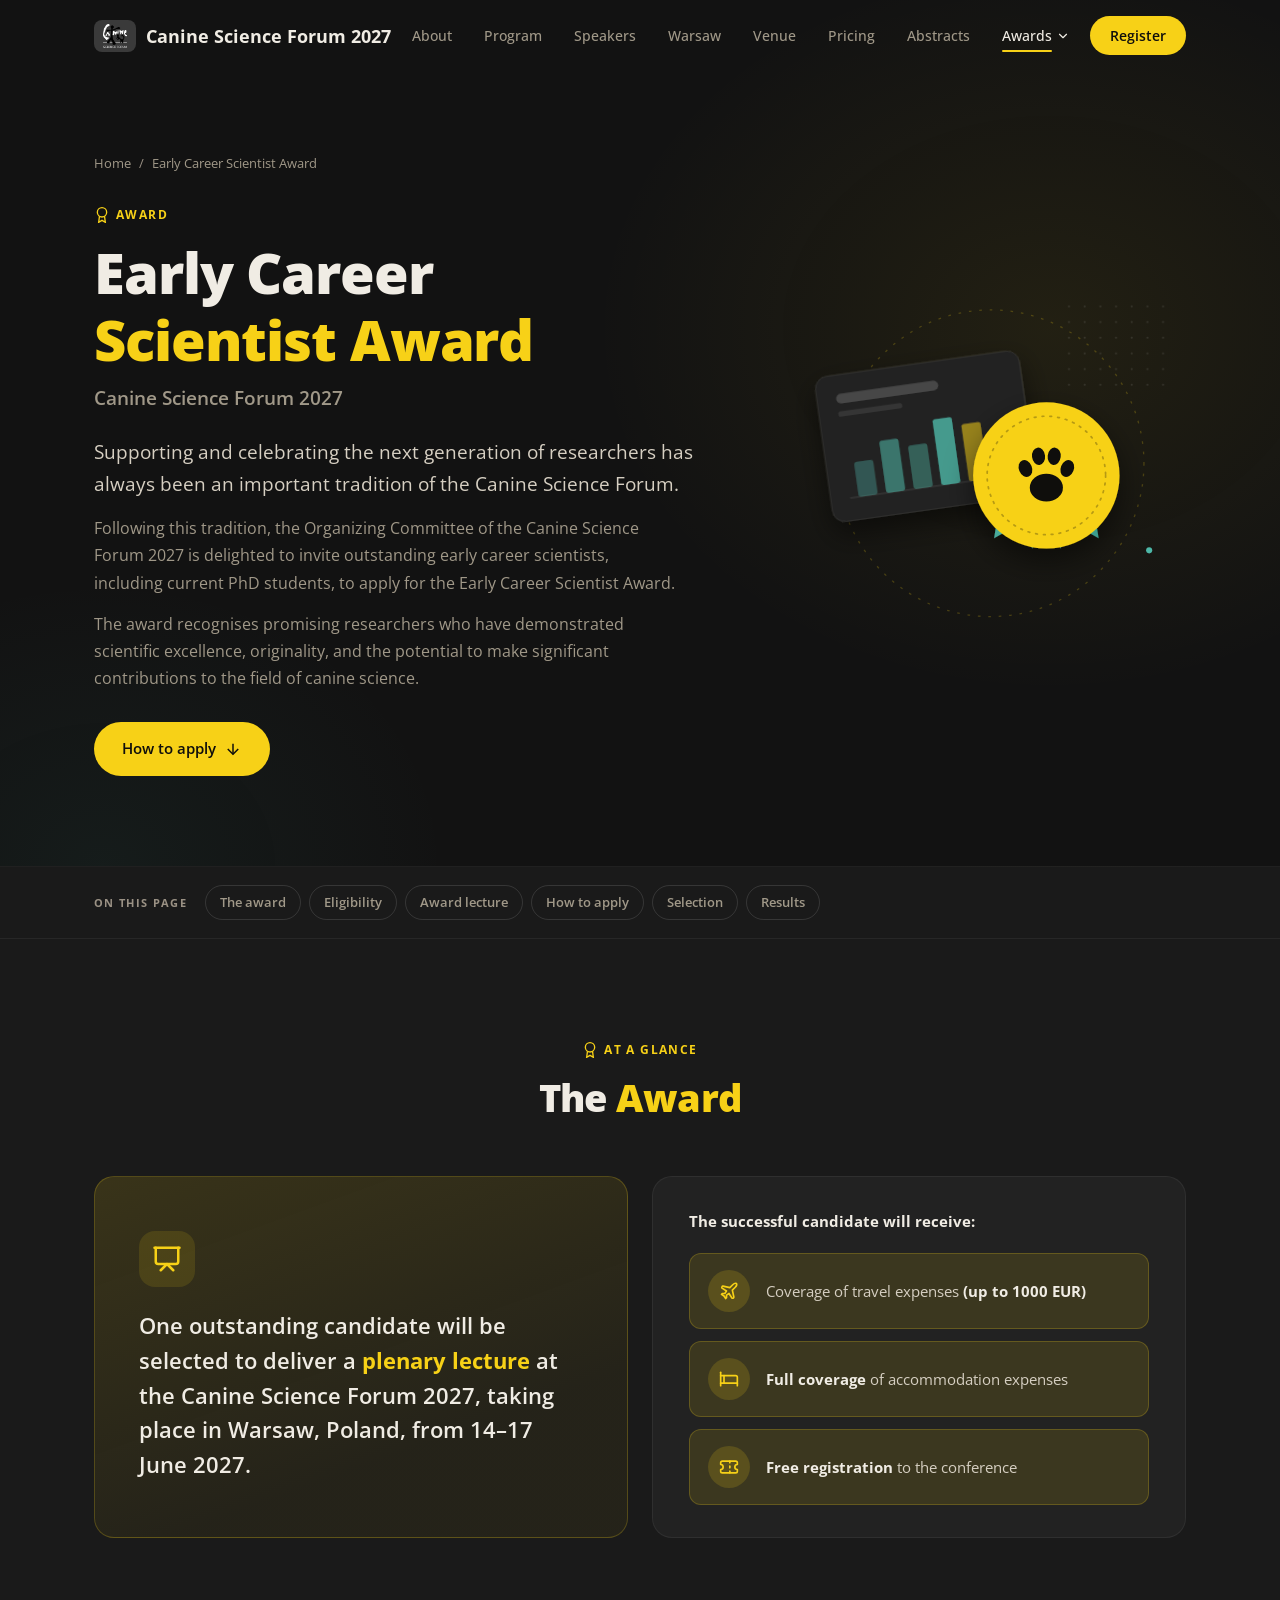
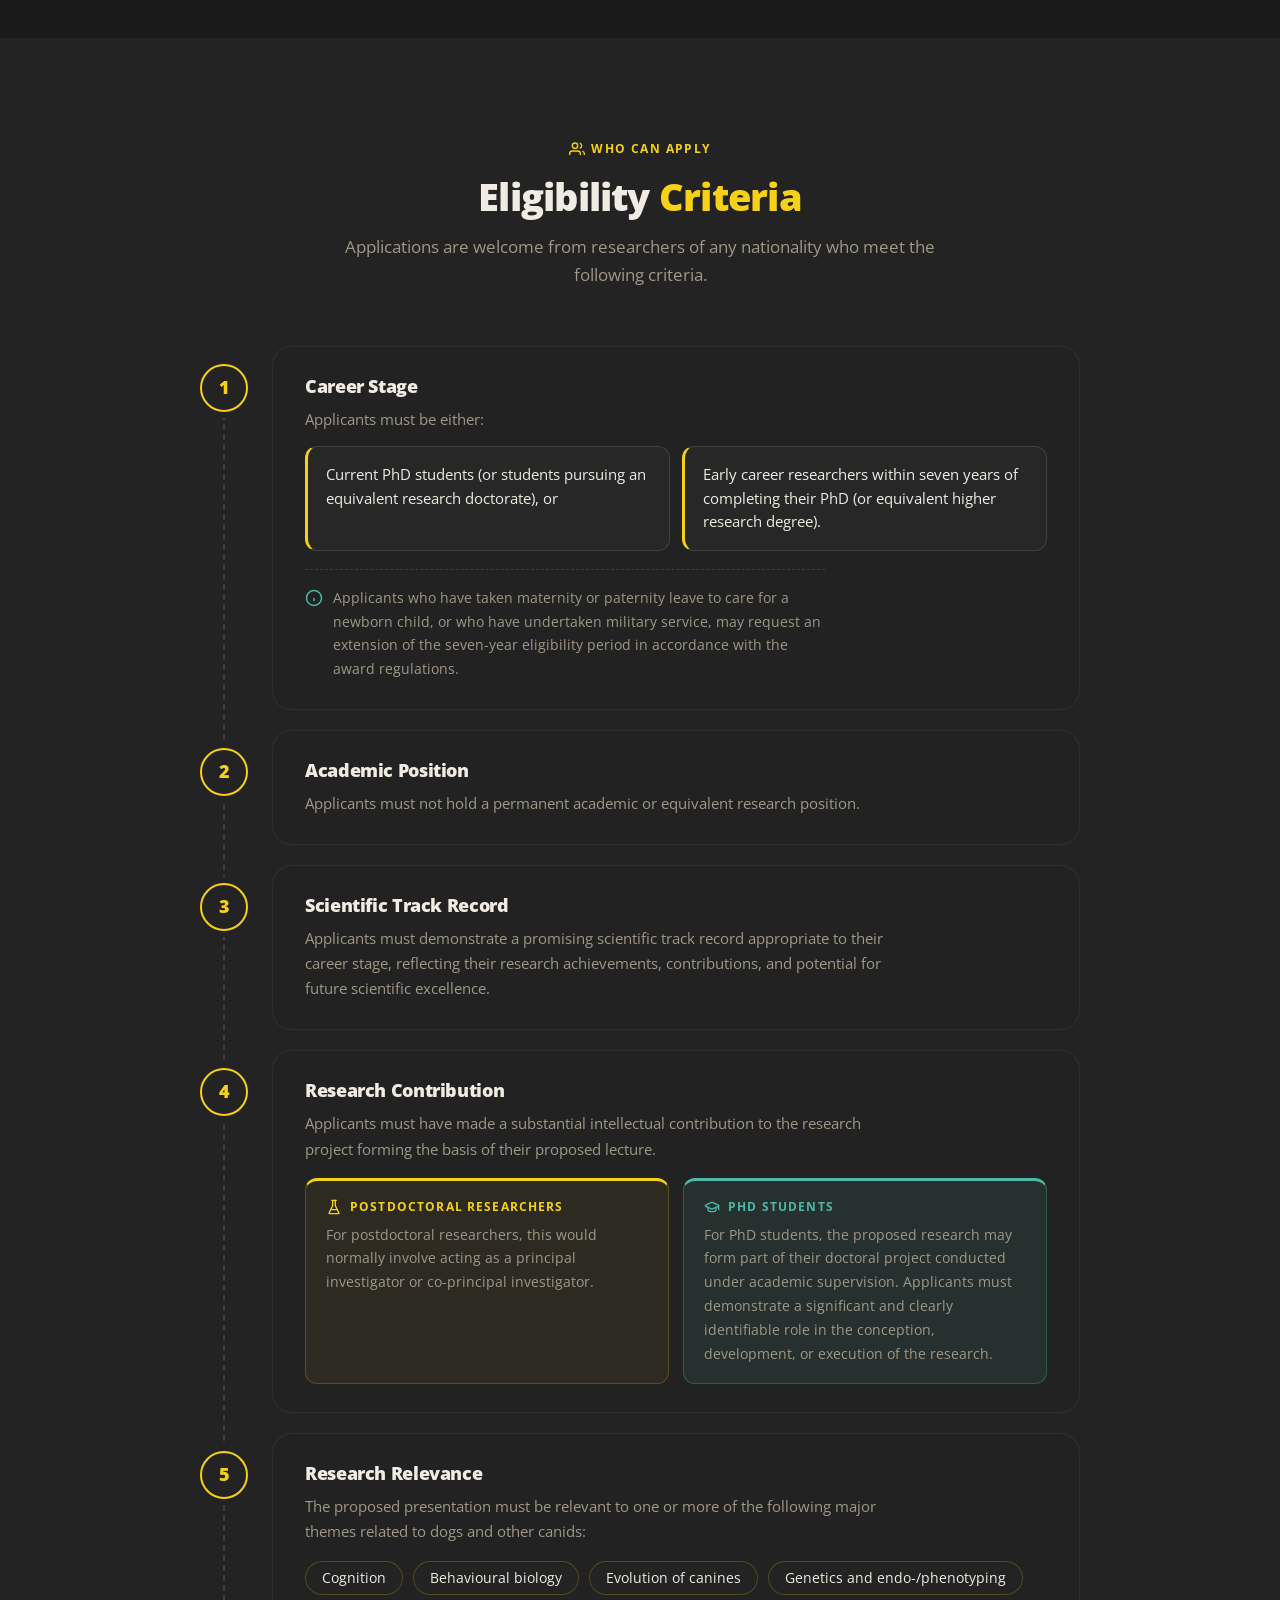
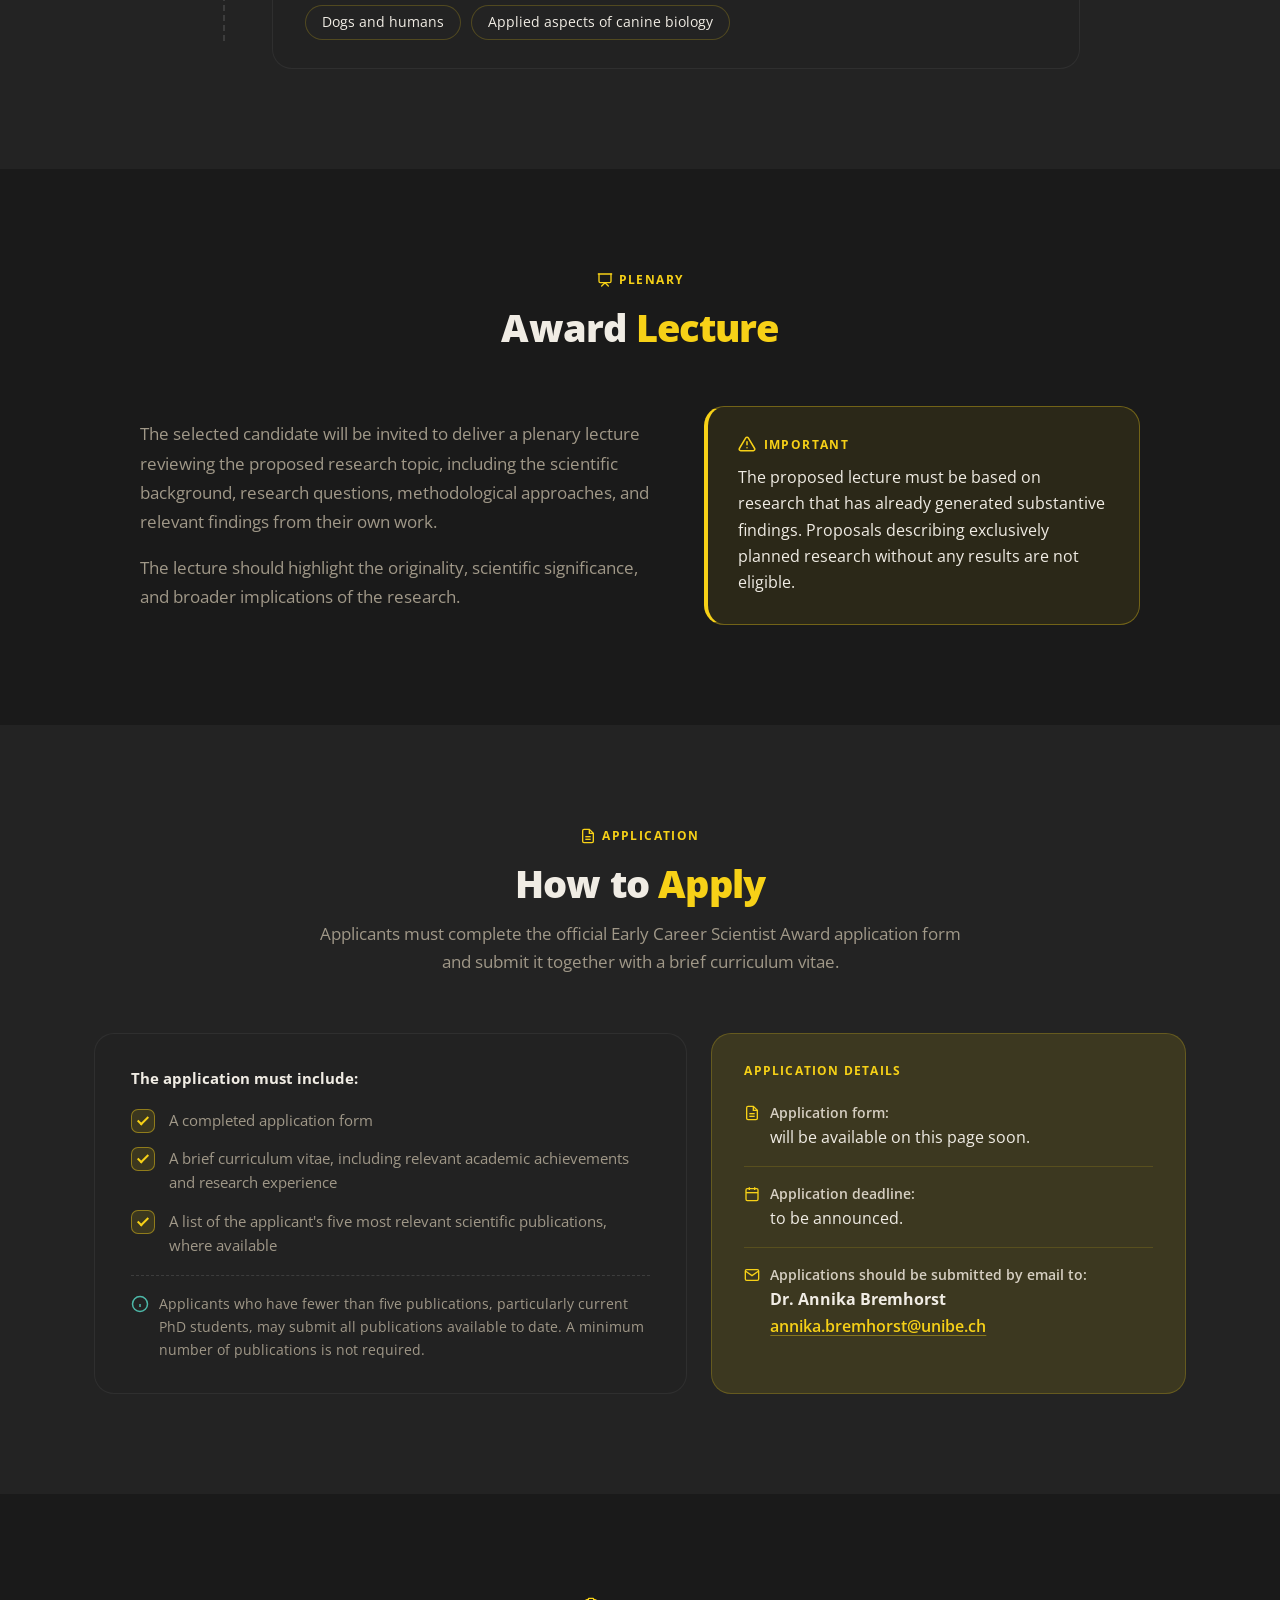
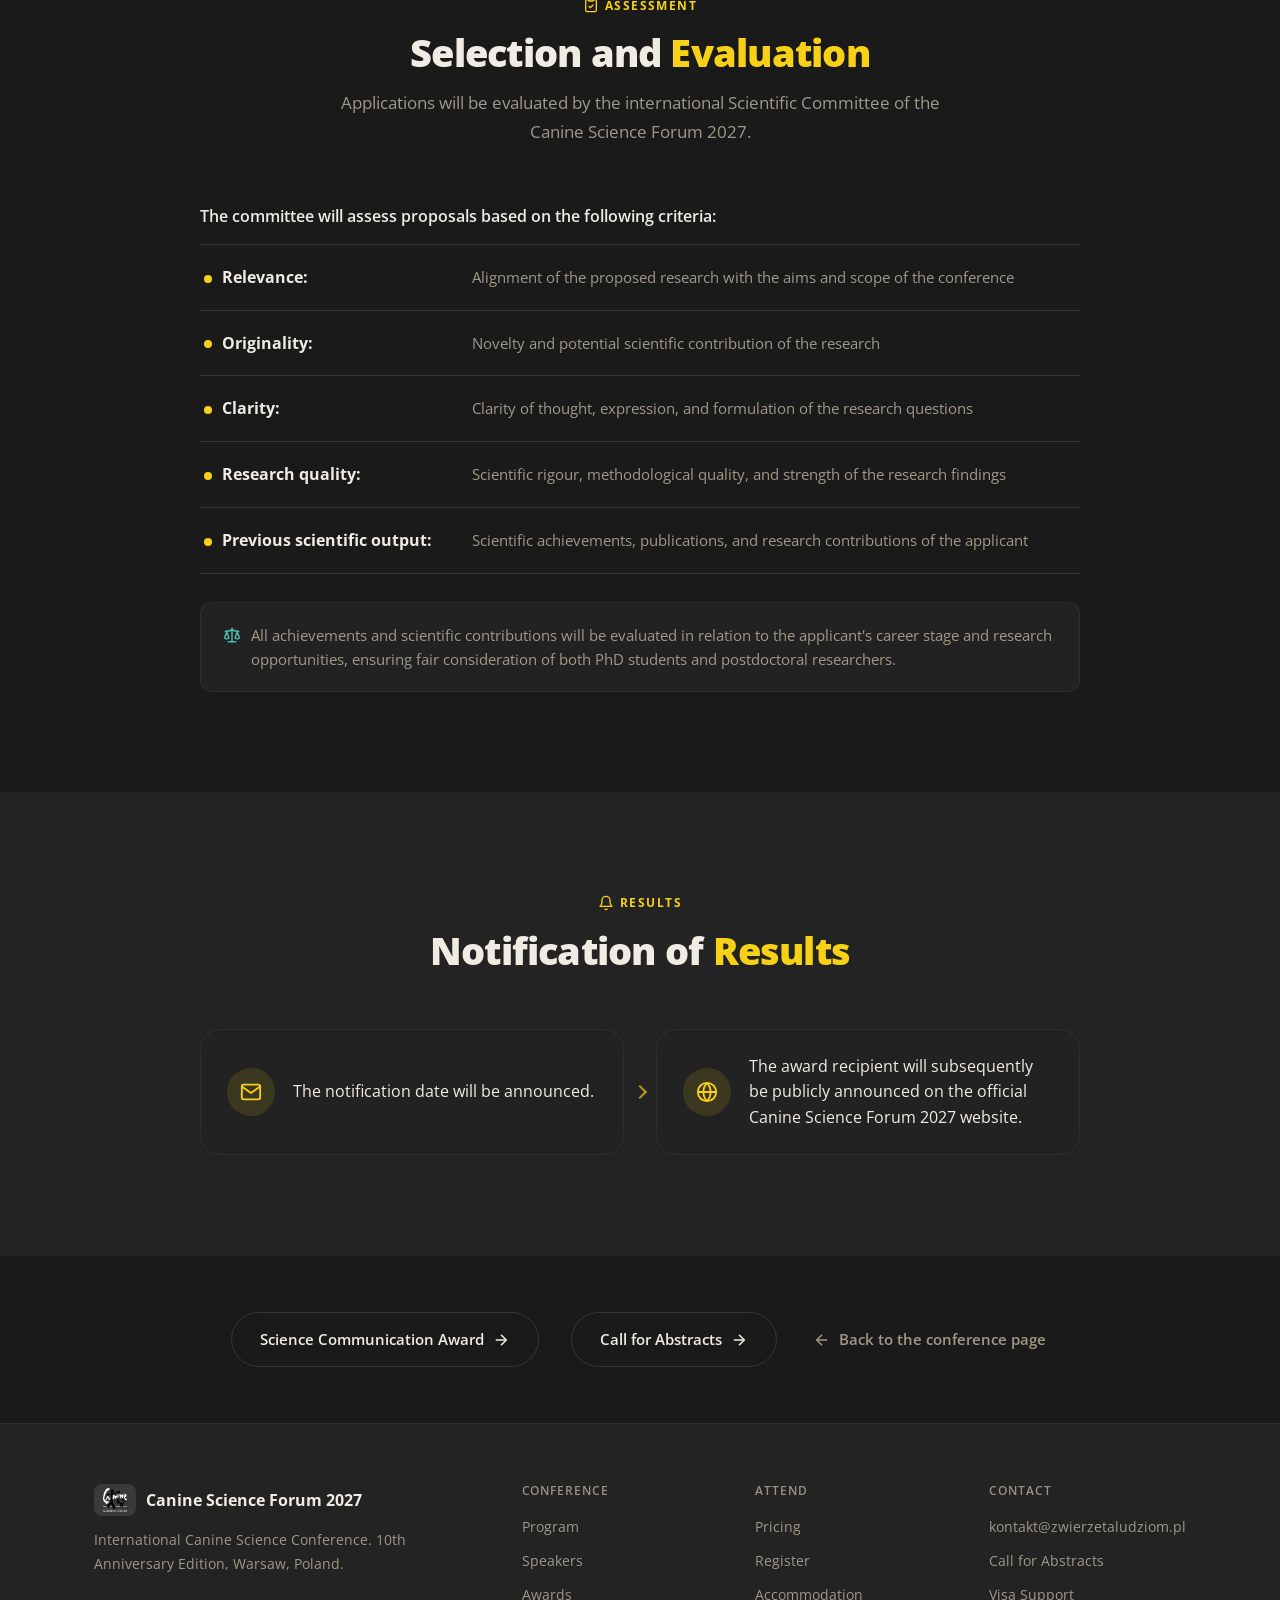
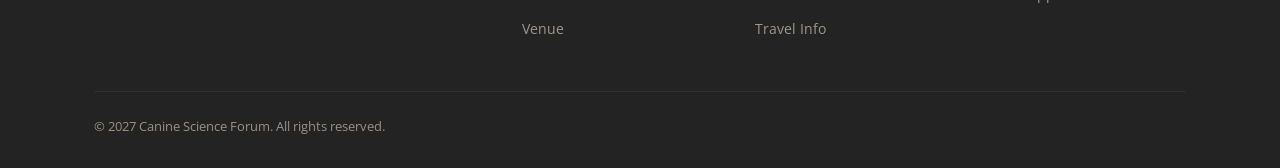
<file: early-career-award/index.html>
<!DOCTYPE html>
<html lang="en" data-theme="night">
<head>
<meta charset="UTF-8">
<meta name="robots" content="noindex">
<meta name="viewport" content="width=device-width, initial-scale=1.0">
<title>Early Career Scientist Award — CSF 2027</title>
<meta name="description" content="The Organizing Committee of the Canine Science Forum 2027 invites outstanding early career scientists, including current PhD students, to apply for the Early Career Scientist Award.">
<link rel="canonical" href="https://csf2027.pl/early-career-award/">
<meta name="theme-color" content="#1a1a1a">
<meta property="og:type" content="website">
<meta property="og:url" content="https://csf2027.pl/early-career-award/">
<meta property="og:site_name" content="Canine Science Forum 2027">
<meta property="og:title" content="Early Career Scientist Award — CSF 2027">
<meta property="og:description" content="The Organizing Committee of the Canine Science Forum 2027 invites outstanding early career scientists, including current PhD students, to apply for the Early Career Scientist Award.">
<meta property="og:image" content="https://csf2027.pl/assets/img/social/og-image.jpg">
<meta property="og:image:width" content="1200">
<meta property="og:image:height" content="630">
<meta property="og:image:alt" content="Canine Science Forum 2027, 14–17 June 2027, Warsaw">
<meta name="twitter:card" content="summary_large_image">
<link rel="icon" href="../favicon.ico" sizes="32x32">
<link rel="apple-touch-icon" href="../apple-touch-icon.png">
<link rel="preload" href="../assets/fonts/open-sans/open-sans-latin.woff2" as="font" type="font/woff2" crossorigin>
<link rel="stylesheet" href="../assets/css/main.css?v=20261123-4">
<link rel="stylesheet" href="../assets/css/awards.css?v=20261123-4">
<script src="../assets/js/main.js?v=20261123-4" defer></script>
</head>
<body>

<!-- ═══════════════════════════════════════
     NAVIGATION (same as csf2027.pl; links point to the home page sections)
     ═══════════════════════════════════════ -->
<nav id="navbar">
  <div class="container">
    <a href="../" class="nav-logo">
      <span class="nav-logo-img-wrap">
        <img src="../assets/img/brand/csf-logo-black.webp" alt="Canine Science Forum 2027" class="nav-logo-img">
      </span>
      <span class="nav-logo-full">Canine Science Forum 2027</span>
      <span class="nav-logo-short">CSF2027</span>
    </a>
    <ul class="nav-center" id="navLinks">
      <li><a href="../#about">About</a></li>
      <li><a href="../#program">Program</a></li>
      <li><a href="../#speakers">Speakers</a></li>
      <li><a href="../#city">Warsaw</a></li>
      <li><a href="../#venue">Venue</a></li>
      <li><a href="../#pricing">Pricing</a></li>
      <li><a href="../call-for-abstracts/">Abstracts</a></li>
      <li class="nav-has-menu is-current">
        <button type="button" class="nav-menu-toggle" aria-expanded="false" aria-controls="navAwardsMenu">Awards<svg class="nav-menu-chevron" viewBox="0 0 24 24" fill="none" stroke="currentColor" stroke-width="2" stroke-linecap="round" stroke-linejoin="round" aria-hidden="true" focusable="false"><polyline points="6 9 12 15 18 9"/></svg></button>
        <span class="nav-group-label">Awards</span>
        <ul class="nav-submenu" id="navAwardsMenu">
          <li><a href="./" aria-current="page">Early Career Scientist Award</a></li>
          <li><a href="../science-communication-award/">Science Communication Award</a></li>
        </ul>
      </li>
    </ul>
    <div class="nav-right">
      <a href="https://easl.ink/YyBd8" target="_blank" rel="noopener" class="nav-cta">Register</a>
    </div>
    <button class="nav-mobile-toggle" id="mobileToggle" aria-label="Toggle menu" aria-expanded="false" aria-controls="navLinks">
      <span></span><span></span><span></span>
    </button>
  </div>
</nav>

<main id="main">

<!-- ═══════════════════════════════════════
     HERO
     Text of this page: the committee's regulations (Annika Bremhorst), verbatim.
     See docs/awards.md before changing any sentence.
     ═══════════════════════════════════════ -->
<header class="aw-hero" id="top">
  <div class="container aw-hero-grid">
    <div class="aw-hero-content">
      <ol class="aw-breadcrumb" aria-label="Breadcrumb">
        <li><a href="../">Home</a></li>
        <li><span aria-current="page">Early Career Scientist Award</span></li>
      </ol>
      <div class="section-tag">
        <svg viewBox="0 0 24 24" fill="none" stroke="currentColor" stroke-width="2" aria-hidden="true"><circle cx="12" cy="8" r="7"/><polyline points="8.21 13.89 7 23 12 20 17 23 15.79 13.88"/></svg>
        Award
      </div>
      <h1>Early Career <span class="accent">Scientist Award</span> <span class="aw-h1-sub"><span class="visually-hidden">– </span>Canine Science Forum 2027</span></h1>
      <p class="aw-hero-lead">Supporting and celebrating the next generation of researchers has always been an important tradition of the Canine Science Forum.</p>
      <p class="aw-hero-text">Following this tradition, the Organizing Committee of the Canine Science Forum 2027 is delighted to invite outstanding early career scientists, including current PhD students, to apply for the Early Career Scientist Award.</p>
      <p class="aw-hero-text">The award recognises promising researchers who have demonstrated scientific excellence, originality, and the potential to make significant contributions to the field of canine science.</p>
      <div class="aw-hero-actions">
        <a href="#apply" class="btn btn-primary">
          How to apply
          <svg viewBox="0 0 24 24" fill="none" stroke="currentColor" stroke-width="2" aria-hidden="true"><line x1="12" y1="5" x2="12" y2="19"/><polyline points="19 12 12 19 5 12"/></svg>
        </a>
      </div>
    </div>

    <div class="aw-hero-visual" aria-hidden="true">
      <svg class="aw-hero-art" viewBox="0 0 460 400" focusable="false">
        <defs>
          <filter id="awShadow" x="-30%" y="-30%" width="160%" height="160%">
            <feDropShadow dx="0" dy="14" stdDeviation="16" flood-color="#000" flood-opacity="0.5"/>
          </filter>
          <pattern id="awDots" width="18" height="18" patternUnits="userSpaceOnUse">
            <circle cx="2" cy="2" r="1.2" fill="rgba(255,255,255,0.10)"/>
          </pattern>
        </defs>
        <circle cx="236" cy="200" r="176" fill="none" stroke="rgba(247,209,23,0.22)" stroke-width="1.5" stroke-dasharray="3 9"/>
        <circle cx="70" cy="128" r="5" fill="#f7d117"/>
        <circle cx="418" cy="300" r="3.5" fill="#4db8a8"/>
        <rect x="322" y="18" width="126" height="108" fill="url(#awDots)"/>

        <!-- lecture slide -->
        <g transform="rotate(-8 170 170)" filter="url(#awShadow)">
          <rect x="44" y="84" width="236" height="168" rx="14" fill="#242424" stroke="rgba(255,255,255,0.08)"/>
          <rect x="66" y="106" width="118" height="11" rx="5.5" fill="rgba(255,255,255,0.16)"/>
          <rect x="66" y="126" width="74" height="6" rx="3" fill="rgba(255,255,255,0.08)"/>
          <line x1="66" y1="226" x2="258" y2="226" stroke="rgba(255,255,255,0.12)"/>
          <rect x="76" y="186" width="22" height="40" rx="3" fill="rgba(77,184,168,0.35)"/>
          <rect x="108" y="166" width="22" height="60" rx="3" fill="rgba(77,184,168,0.55)"/>
          <rect x="140" y="176" width="22" height="50" rx="3" fill="rgba(77,184,168,0.4)"/>
          <rect x="172" y="150" width="22" height="76" rx="3" fill="#4db8a8" opacity="0.8"/>
          <rect x="204" y="160" width="22" height="66" rx="3" fill="rgba(247,209,23,0.55)"/>
        </g>

        <!-- medal with ribbon -->
        <g class="aw-art-medal">
          <g filter="url(#awShadow)">
            <path d="M262 150 L240 286 L268 270 L284 298 L300 166 Z" fill="#4db8a8" opacity="0.9"/>
            <path d="M338 150 L360 286 L332 270 L316 298 L300 166 Z" fill="#3a9c8e"/>
            <circle cx="300" cy="214" r="84" fill="#f7d117"/>
          </g>
          <circle cx="300" cy="214" r="68" fill="none" stroke="rgba(15,14,12,0.28)" stroke-width="2" stroke-dasharray="2 7" stroke-linecap="round"/>
          <g fill="#0f0e0c" transform="translate(300 216)">
            <ellipse cx="0" cy="12" rx="19" ry="16"/>
            <ellipse cx="-24" cy="-10" rx="7.5" ry="10" transform="rotate(-22 -24 -10)"/>
            <ellipse cx="-9" cy="-24" rx="7.5" ry="10" transform="rotate(-7 -9 -24)"/>
            <ellipse cx="9" cy="-24" rx="7.5" ry="10" transform="rotate(7 9 -24)"/>
            <ellipse cx="24" cy="-10" rx="7.5" ry="10" transform="rotate(22 24 -10)"/>
          </g>
        </g>
      </svg>
    </div>
  </div>
</header>

<!-- On this page -->
<nav class="aw-toc" aria-label="On this page">
  <div class="container aw-toc-inner">
    <span class="aw-toc-label" aria-hidden="true">On this page</span>
    <ul class="aw-toc-list">
      <li><a href="#award">The award</a></li>
      <li><a href="#eligibility">Eligibility</a></li>
      <li><a href="#lecture">Award lecture</a></li>
      <li><a href="#apply">How to apply</a></li>
      <li><a href="#selection">Selection</a></li>
      <li><a href="#results">Results</a></li>
    </ul>
  </div>
</nav>

<!-- ═══════════════════════════════════════
     1. THE AWARD
     ═══════════════════════════════════════ -->
<section id="award" aria-labelledby="awardTitle">
  <div class="container">
    <div class="section-header reveal">
      <div class="section-tag">
        <svg viewBox="0 0 24 24" fill="none" stroke="currentColor" stroke-width="2" aria-hidden="true"><circle cx="12" cy="8" r="7"/><polyline points="8.21 13.89 7 23 12 20 17 23 15.79 13.88"/></svg>
        At a glance
      </div>
      <h2 id="awardTitle">The <span class="accent">Award</span></h2>
    </div>

    <div class="aw-award-grid">
      <div class="aw-feature reveal">
        <div class="aw-feature-icon" aria-hidden="true">
          <svg viewBox="0 0 24 24" fill="none" stroke="currentColor" stroke-width="2" stroke-linecap="round" stroke-linejoin="round"><path d="M2 3h20"/><path d="M21 3v11a2 2 0 0 1-2 2H5a2 2 0 0 1-2-2V3"/><path d="m7 21 5-5 5 5"/></svg>
        </div>
        <p class="aw-feature-text">One outstanding candidate will be selected to deliver a <strong>plenary lecture</strong> at the Canine Science Forum 2027, taking place in Warsaw, Poland, from 14–17 June 2027.</p>
      </div>

      <div class="aw-gains reveal reveal-delay-1">
        <p class="aw-gains-title">The successful candidate will receive:</p>
        <ul class="aw-gains-list">
          <li class="aw-gain">
            <span class="aw-gain-icon" aria-hidden="true">
              <svg viewBox="0 0 24 24" fill="none" stroke="currentColor" stroke-width="2" stroke-linecap="round" stroke-linejoin="round"><path d="M17.8 19.2 16 11l3.5-3.5C21 6 21.5 4 21 3c-1-.5-3 0-4.5 1.5L13 8 4.8 6.2c-.5-.1-.9.1-1.1.5l-.3.5c-.2.5-.1 1 .3 1.3L9 12l-2 3H4l-1 1 3 2 2 3 1-1v-3l3-2 3.5 5.3c.3.4.8.5 1.3.3l.5-.2c.4-.3.6-.7.5-1.2z"/></svg>
            </span>
            <span class="aw-gain-text">Coverage of travel expenses <strong>(up to 1000 EUR)</strong></span>
          </li>
          <li class="aw-gain">
            <span class="aw-gain-icon" aria-hidden="true">
              <svg viewBox="0 0 24 24" fill="none" stroke="currentColor" stroke-width="2" stroke-linecap="round" stroke-linejoin="round"><path d="M2 4v16"/><path d="M2 8h18a2 2 0 0 1 2 2v10"/><path d="M2 17h20"/><path d="M6 8v9"/></svg>
            </span>
            <span class="aw-gain-text"><strong>Full coverage</strong> of accommodation expenses</span>
          </li>
          <li class="aw-gain">
            <span class="aw-gain-icon" aria-hidden="true">
              <svg viewBox="0 0 24 24" fill="none" stroke="currentColor" stroke-width="2" stroke-linecap="round" stroke-linejoin="round"><path d="M2 9a3 3 0 0 1 0 6v2a2 2 0 0 0 2 2h16a2 2 0 0 0 2-2v-2a3 3 0 0 1 0-6V7a2 2 0 0 0-2-2H4a2 2 0 0 0-2 2Z"/><path d="M13 5v2"/><path d="M13 17v2"/><path d="M13 11v2"/></svg>
            </span>
            <span class="aw-gain-text"><strong>Free registration</strong> to the conference</span>
          </li>
        </ul>
      </div>
    </div>
  </div>
</section>

<!-- ═══════════════════════════════════════
     2. ELIGIBILITY CRITERIA
     ═══════════════════════════════════════ -->
<section id="eligibility" class="aw-section-alt" aria-labelledby="eligibilityTitle">
  <div class="container">
    <div class="section-header reveal">
      <div class="section-tag">
        <svg viewBox="0 0 24 24" fill="none" stroke="currentColor" stroke-width="2" aria-hidden="true"><path d="M17 21v-2a4 4 0 0 0-4-4H5a4 4 0 0 0-4 4v2"/><circle cx="9" cy="7" r="4"/><path d="M23 21v-2a4 4 0 0 0-3-3.87"/><path d="M16 3.13a4 4 0 0 1 0 7.75"/></svg>
        Who can apply
      </div>
      <h2 id="eligibilityTitle">Eligibility <span class="accent">Criteria</span></h2>
      <p>Applications are welcome from researchers of any nationality who meet the following criteria.</p>
    </div>

    <ol class="aw-steps">
      <li class="aw-step reveal">
        <span class="aw-step-num" aria-hidden="true">1</span>
        <div class="aw-step-body">
          <h3>Career Stage</h3>
          <p>Applicants must be either:</p>
          <ul class="aw-options">
            <li class="aw-option">Current PhD students (or students pursuing an equivalent research doctorate), or</li>
            <li class="aw-option">Early career researchers within seven years of completing their PhD (or equivalent higher research degree).</li>
          </ul>
          <p class="aw-aside">
            <svg viewBox="0 0 24 24" fill="none" stroke="currentColor" stroke-width="2" aria-hidden="true"><circle cx="12" cy="12" r="10"/><line x1="12" y1="16" x2="12" y2="12"/><line x1="12" y1="8" x2="12.01" y2="8"/></svg>
            <span>Applicants who have taken maternity or paternity leave to care for a newborn child, or who have undertaken military service, may request an extension of the seven-year eligibility period in accordance with the award regulations.</span>
          </p>
        </div>
      </li>

      <li class="aw-step reveal">
        <span class="aw-step-num" aria-hidden="true">2</span>
        <div class="aw-step-body">
          <h3>Academic Position</h3>
          <p>Applicants must not hold a permanent academic or equivalent research position.</p>
        </div>
      </li>

      <li class="aw-step reveal">
        <span class="aw-step-num" aria-hidden="true">3</span>
        <div class="aw-step-body">
          <h3>Scientific Track Record</h3>
          <p>Applicants must demonstrate a promising scientific track record appropriate to their career stage, reflecting their research achievements, contributions, and potential for future scientific excellence.</p>
        </div>
      </li>

      <li class="aw-step reveal">
        <span class="aw-step-num" aria-hidden="true">4</span>
        <div class="aw-step-body">
          <h3>Research Contribution</h3>
          <p>Applicants must have made a substantial intellectual contribution to the research project forming the basis of their proposed lecture.</p>
          <div class="aw-cases">
            <div class="aw-case">
              <p class="aw-case-label">
                <svg viewBox="0 0 24 24" fill="none" stroke="currentColor" stroke-width="2" stroke-linecap="round" stroke-linejoin="round" aria-hidden="true"><path d="M10 2v7.527a2 2 0 0 1-.211.896L4.72 20.55a1 1 0 0 0 .9 1.45h12.76a1 1 0 0 0 .9-1.45l-5.069-10.127A2 2 0 0 1 14 9.527V2"/><path d="M8.5 2h7"/><path d="M7 16h10"/></svg>
                Postdoctoral researchers
              </p>
              <p>For postdoctoral researchers, this would normally involve acting as a principal investigator or co-principal investigator.</p>
            </div>
            <div class="aw-case aw-case--alt">
              <p class="aw-case-label">
                <svg viewBox="0 0 24 24" fill="none" stroke="currentColor" stroke-width="2" stroke-linecap="round" stroke-linejoin="round" aria-hidden="true"><path d="M21.42 10.922a1 1 0 0 0-.019-1.838L12.83 5.18a2 2 0 0 0-1.66 0L2.6 9.08a1 1 0 0 0 0 1.832l8.57 3.908a2 2 0 0 0 1.66 0z"/><path d="M22 10v6"/><path d="M6 12.5V16a6 3 0 0 0 12 0v-3.5"/></svg>
                PhD students
              </p>
              <p>For PhD students, the proposed research may form part of their doctoral project conducted under academic supervision. Applicants must demonstrate a significant and clearly identifiable role in the conception, development, or execution of the research.</p>
            </div>
          </div>
        </div>
      </li>

      <li class="aw-step reveal">
        <span class="aw-step-num" aria-hidden="true">5</span>
        <div class="aw-step-body">
          <h3>Research Relevance</h3>
          <p>The proposed presentation must be relevant to one or more of the following major themes related to dogs and other canids:</p>
          <ul class="aw-chips">
            <li>Cognition</li>
            <li>Behavioural biology</li>
            <li>Evolution of canines</li>
            <li>Genetics and endo-/phenotyping</li>
            <li>Dogs and humans</li>
            <li>Applied aspects of canine biology</li>
          </ul>
        </div>
      </li>
    </ol>
  </div>
</section>

<!-- ═══════════════════════════════════════
     3. AWARD LECTURE
     ═══════════════════════════════════════ -->
<section id="lecture" aria-labelledby="lectureTitle">
  <div class="container">
    <div class="section-header reveal">
      <div class="section-tag">
        <svg viewBox="0 0 24 24" fill="none" stroke="currentColor" stroke-width="2" stroke-linecap="round" stroke-linejoin="round" aria-hidden="true"><path d="M2 3h20"/><path d="M21 3v11a2 2 0 0 1-2 2H5a2 2 0 0 1-2-2V3"/><path d="m7 21 5-5 5 5"/></svg>
        Plenary
      </div>
      <h2 id="lectureTitle">Award <span class="accent">Lecture</span></h2>
    </div>

    <div class="aw-split">
      <div class="aw-prose reveal">
        <p>The selected candidate will be invited to deliver a plenary lecture reviewing the proposed research topic, including the scientific background, research questions, methodological approaches, and relevant findings from their own work.</p>
        <p>The lecture should highlight the originality, scientific significance, and broader implications of the research.</p>
      </div>
      <div class="aw-note reveal reveal-delay-1">
        <p class="aw-note-label">
          <svg viewBox="0 0 24 24" fill="none" stroke="currentColor" stroke-width="2" stroke-linecap="round" stroke-linejoin="round" aria-hidden="true"><path d="M10.29 3.86 1.82 18a2 2 0 0 0 1.71 3h16.94a2 2 0 0 0 1.71-3L13.71 3.86a2 2 0 0 0-3.42 0z"/><line x1="12" y1="9" x2="12" y2="13"/><line x1="12" y1="17" x2="12.01" y2="17"/></svg>
          Important
        </p>
        <p>The proposed lecture must be based on research that has already generated substantive findings. Proposals describing exclusively planned research without any results are not eligible.</p>
      </div>
    </div>
  </div>
</section>

<!-- ═══════════════════════════════════════
     4. HOW TO APPLY
     ═══════════════════════════════════════ -->
<section id="apply" class="aw-section-alt" aria-labelledby="applyTitle">
  <div class="container">
    <div class="section-header reveal">
      <div class="section-tag">
        <svg viewBox="0 0 24 24" fill="none" stroke="currentColor" stroke-width="2" aria-hidden="true"><path d="M14 2H6a2 2 0 0 0-2 2v16a2 2 0 0 0 2 2h12a2 2 0 0 0 2-2V8z"/><polyline points="14 2 14 8 20 8"/><line x1="16" y1="13" x2="8" y2="13"/><line x1="16" y1="17" x2="8" y2="17"/></svg>
        Application
      </div>
      <h2 id="applyTitle">How to <span class="accent">Apply</span></h2>
      <p>Applicants must complete the official Early Career Scientist Award application form and submit it together with a brief curriculum vitae.</p>
    </div>

    <div class="aw-apply-grid">
      <div class="aw-card reveal">
        <p class="aw-card-label">The application must include:</p>
        <ul class="aw-checklist">
          <li>A completed application form</li>
          <li>A brief curriculum vitae, including relevant academic achievements and research experience</li>
          <li>A list of the applicant's five most relevant scientific publications, where available</li>
        </ul>
        <p class="aw-aside">
          <svg viewBox="0 0 24 24" fill="none" stroke="currentColor" stroke-width="2" aria-hidden="true"><circle cx="12" cy="12" r="10"/><line x1="12" y1="16" x2="12" y2="12"/><line x1="12" y1="8" x2="12.01" y2="8"/></svg>
          <span>Applicants who have fewer than five publications, particularly current PhD students, may submit all publications available to date. A minimum number of publications is not required.</span>
        </p>
      </div>

      <div class="aw-facts reveal reveal-delay-1">
        <h3 class="aw-facts-title">Application details</h3>
        <dl class="aw-facts-list">
          <div class="aw-fact">
            <dt>
              <svg viewBox="0 0 24 24" fill="none" stroke="currentColor" stroke-width="2" aria-hidden="true"><path d="M14 2H6a2 2 0 0 0-2 2v16a2 2 0 0 0 2 2h12a2 2 0 0 0 2-2V8z"/><polyline points="14 2 14 8 20 8"/><line x1="16" y1="13" x2="8" y2="13"/><line x1="16" y1="17" x2="8" y2="17"/></svg>
              Application form:
            </dt>
            <!-- TODO(awards): replace with the link to the application form once the committee sends it (committee text: "[Download application form – link to be added]") -->
            <dd>will be available on this page soon.</dd>
          </div>
          <div class="aw-fact">
            <dt>
              <svg viewBox="0 0 24 24" fill="none" stroke="currentColor" stroke-width="2" aria-hidden="true"><rect x="3" y="4" width="18" height="18" rx="2"/><line x1="16" y1="2" x2="16" y2="6"/><line x1="8" y1="2" x2="8" y2="6"/><line x1="3" y1="10" x2="21" y2="10"/></svg>
              Application deadline:
            </dt>
            <!-- TODO(awards): add the application deadline once the team confirms it (committee text: "[Date to be confirmed]") -->
            <dd>to be announced.</dd>
          </div>
          <div class="aw-fact aw-fact--contact">
            <dt>
              <svg viewBox="0 0 24 24" fill="none" stroke="currentColor" stroke-width="2" aria-hidden="true"><path d="M4 4h16c1.1 0 2 .9 2 2v12c0 1.1-.9 2-2 2H4c-1.1 0-2-.9-2-2V6c0-1.1.9-2 2-2z"/><polyline points="22,6 12,13 2,6"/></svg>
              Applications should be submitted by email to:
            </dt>
            <dd>
              <span class="aw-contact-name">Dr. Annika Bremhorst</span>
              <a class="aw-contact-mail" href="mailto:annika.bremhorst@unibe.ch">annika.bremhorst@unibe.ch</a>
            </dd>
          </div>
        </dl>
      </div>
    </div>
  </div>
</section>

<!-- ═══════════════════════════════════════
     5. SELECTION AND EVALUATION
     ═══════════════════════════════════════ -->
<section id="selection" aria-labelledby="selectionTitle">
  <div class="container">
    <div class="section-header reveal">
      <div class="section-tag">
        <svg viewBox="0 0 24 24" fill="none" stroke="currentColor" stroke-width="2" stroke-linecap="round" stroke-linejoin="round" aria-hidden="true"><rect x="8" y="2" width="8" height="4" rx="1"/><path d="M16 4h2a2 2 0 0 1 2 2v14a2 2 0 0 1-2 2H6a2 2 0 0 1-2-2V6a2 2 0 0 1 2-2h2"/><path d="m9 14 2 2 4-4"/></svg>
        Assessment
      </div>
      <h2 id="selectionTitle">Selection and <span class="accent">Evaluation</span></h2>
      <p>Applications will be evaluated by the international Scientific Committee of the Canine Science Forum 2027.</p>
    </div>

    <div class="aw-narrow">
      <p class="aw-list-lead reveal">The committee will assess proposals based on the following criteria:</p>
      <dl class="aw-defs reveal">
        <div class="aw-def">
          <dt>Relevance:</dt>
          <dd>Alignment of the proposed research with the aims and scope of the conference</dd>
        </div>
        <div class="aw-def">
          <dt>Originality:</dt>
          <dd>Novelty and potential scientific contribution of the research</dd>
        </div>
        <div class="aw-def">
          <dt>Clarity:</dt>
          <dd>Clarity of thought, expression, and formulation of the research questions</dd>
        </div>
        <div class="aw-def">
          <dt>Research quality:</dt>
          <dd>Scientific rigour, methodological quality, and strength of the research findings</dd>
        </div>
        <div class="aw-def">
          <dt>Previous scientific output:</dt>
          <dd>Scientific achievements, publications, and research contributions of the applicant</dd>
        </div>
      </dl>
      <p class="aw-aside aw-aside--fair reveal">
        <svg viewBox="0 0 24 24" fill="none" stroke="currentColor" stroke-width="2" stroke-linecap="round" stroke-linejoin="round" aria-hidden="true"><path d="m16 16 3-8 3 8c-.87.65-1.92 1-3 1s-2.13-.35-3-1Z"/><path d="m2 16 3-8 3 8c-.87.65-1.92 1-3 1s-2.13-.35-3-1Z"/><path d="M7 21h10"/><path d="M12 3v18"/><path d="M3 7h2c2 0 5-1 7-2 2 1 5 2 7 2h2"/></svg>
        <span>All achievements and scientific contributions will be evaluated in relation to the applicant's career stage and research opportunities, ensuring fair consideration of both PhD students and postdoctoral researchers.</span>
      </p>
    </div>
  </div>
</section>

<!-- ═══════════════════════════════════════
     6. NOTIFICATION OF RESULTS
     ═══════════════════════════════════════ -->
<section id="results" class="aw-section-alt" aria-labelledby="resultsTitle">
  <div class="container">
    <div class="section-header reveal">
      <div class="section-tag">
        <svg viewBox="0 0 24 24" fill="none" stroke="currentColor" stroke-width="2" stroke-linecap="round" stroke-linejoin="round" aria-hidden="true"><path d="M18 8A6 6 0 0 0 6 8c0 7-3 9-3 9h18s-3-2-3-9"/><path d="M13.73 21a2 2 0 0 1-3.46 0"/></svg>
        Results
      </div>
      <h2 id="resultsTitle">Notification of <span class="accent">Results</span></h2>
    </div>

    <ol class="aw-flow reveal">
      <li class="aw-flow-item">
        <span class="aw-flow-icon" aria-hidden="true">
          <svg viewBox="0 0 24 24" fill="none" stroke="currentColor" stroke-width="2" stroke-linecap="round" stroke-linejoin="round"><path d="M4 4h16c1.1 0 2 .9 2 2v12c0 1.1-.9 2-2 2H4c-1.1 0-2-.9-2-2V6c0-1.1.9-2 2-2z"/><polyline points="22,6 12,13 2,6"/></svg>
        </span>
        <!-- TODO(awards): give the notification date once the team confirms it (committee text: "The selected candidate will be notified by [Date to be confirmed].") -->
        <p>The notification date will be announced.</p>
      </li>
      <li class="aw-flow-item">
        <span class="aw-flow-icon" aria-hidden="true">
          <svg viewBox="0 0 24 24" fill="none" stroke="currentColor" stroke-width="2" stroke-linecap="round" stroke-linejoin="round"><circle cx="12" cy="12" r="10"/><line x1="2" y1="12" x2="22" y2="12"/><path d="M12 2a15.3 15.3 0 0 1 4 10 15.3 15.3 0 0 1-4 10 15.3 15.3 0 0 1-4-10 15.3 15.3 0 0 1 4-10z"/></svg>
        </span>
        <p>The award recipient will subsequently be publicly announced on the official Canine Science Forum 2027 website.</p>
      </li>
    </ol>
  </div>
</section>

<!-- ═══════════════════════════════════════
     CLOSING LINKS
     ═══════════════════════════════════════ -->
<nav class="aw-closing" aria-label="More about the conference">
  <div class="container aw-closing-inner">
    <a href="../science-communication-award/" class="btn btn-secondary">
      Science Communication Award
      <svg viewBox="0 0 24 24" fill="none" stroke="currentColor" stroke-width="2" aria-hidden="true"><line x1="5" y1="12" x2="19" y2="12"/><polyline points="12 5 19 12 12 19"/></svg>
    </a>
    <a href="../call-for-abstracts/" class="btn btn-secondary">
      Call for Abstracts
      <svg viewBox="0 0 24 24" fill="none" stroke="currentColor" stroke-width="2" aria-hidden="true"><line x1="5" y1="12" x2="19" y2="12"/><polyline points="12 5 19 12 12 19"/></svg>
    </a>
    <a href="../" class="aw-back-link">
      <svg viewBox="0 0 24 24" fill="none" stroke="currentColor" stroke-width="2" aria-hidden="true"><line x1="19" y1="12" x2="5" y2="12"/><polyline points="12 19 5 12 12 5"/></svg>
      Back to the conference page
    </a>
  </div>
</nav>

</main>

<!-- ═══════════════════════════════════════
     FOOTER (as on csf2027.pl)
     ═══════════════════════════════════════ -->
<footer>
  <div class="container">
    <div class="footer-grid">
      <div class="footer-brand">
        <div class="nav-logo" style="margin-bottom: 4px; font-size: 1rem;">
          <span class="nav-logo-img-wrap">
            <img loading="lazy" decoding="async" src="../assets/img/brand/csf-logo-black.webp" alt="Canine Science Forum 2027" class="nav-logo-img">
          </span>
          <span>Canine Science Forum 2027</span>
        </div>
        <p>International Canine Science Conference. 10th Anniversary Edition, Warsaw, Poland.</p>
      </div>
      <div class="footer-col">
        <h3>Conference</h3>
        <a href="../#program">Program</a>
        <a href="../#speakers">Speakers</a>
        <a href="../#awards">Awards</a>
        <a href="../#venue">Venue</a>
      </div>
      <div class="footer-col">
        <h3>Attend</h3>
        <a href="../#pricing">Pricing</a>
        <a href="https://easl.ink/YyBd8" target="_blank" rel="noopener">Register</a>
        <a href="../#practical">Accommodation</a>
        <a href="../#practical">Travel Info</a>
      </div>
      <div class="footer-col">
        <h3>Contact</h3>
        <a href="mailto:kontakt@zwierzetaludziom.pl">kontakt@zwierzetaludziom.pl</a>
        <a href="../call-for-abstracts/">Call for Abstracts</a>
        <a href="../#practical">Visa Support</a>
      </div>
    </div>
    <div class="footer-bottom">
      <div class="footer-copy">&copy; 2027 Canine Science Forum. All rights reserved.</div>
    </div>
  </div>
</footer>

</body>
</html>
</file>
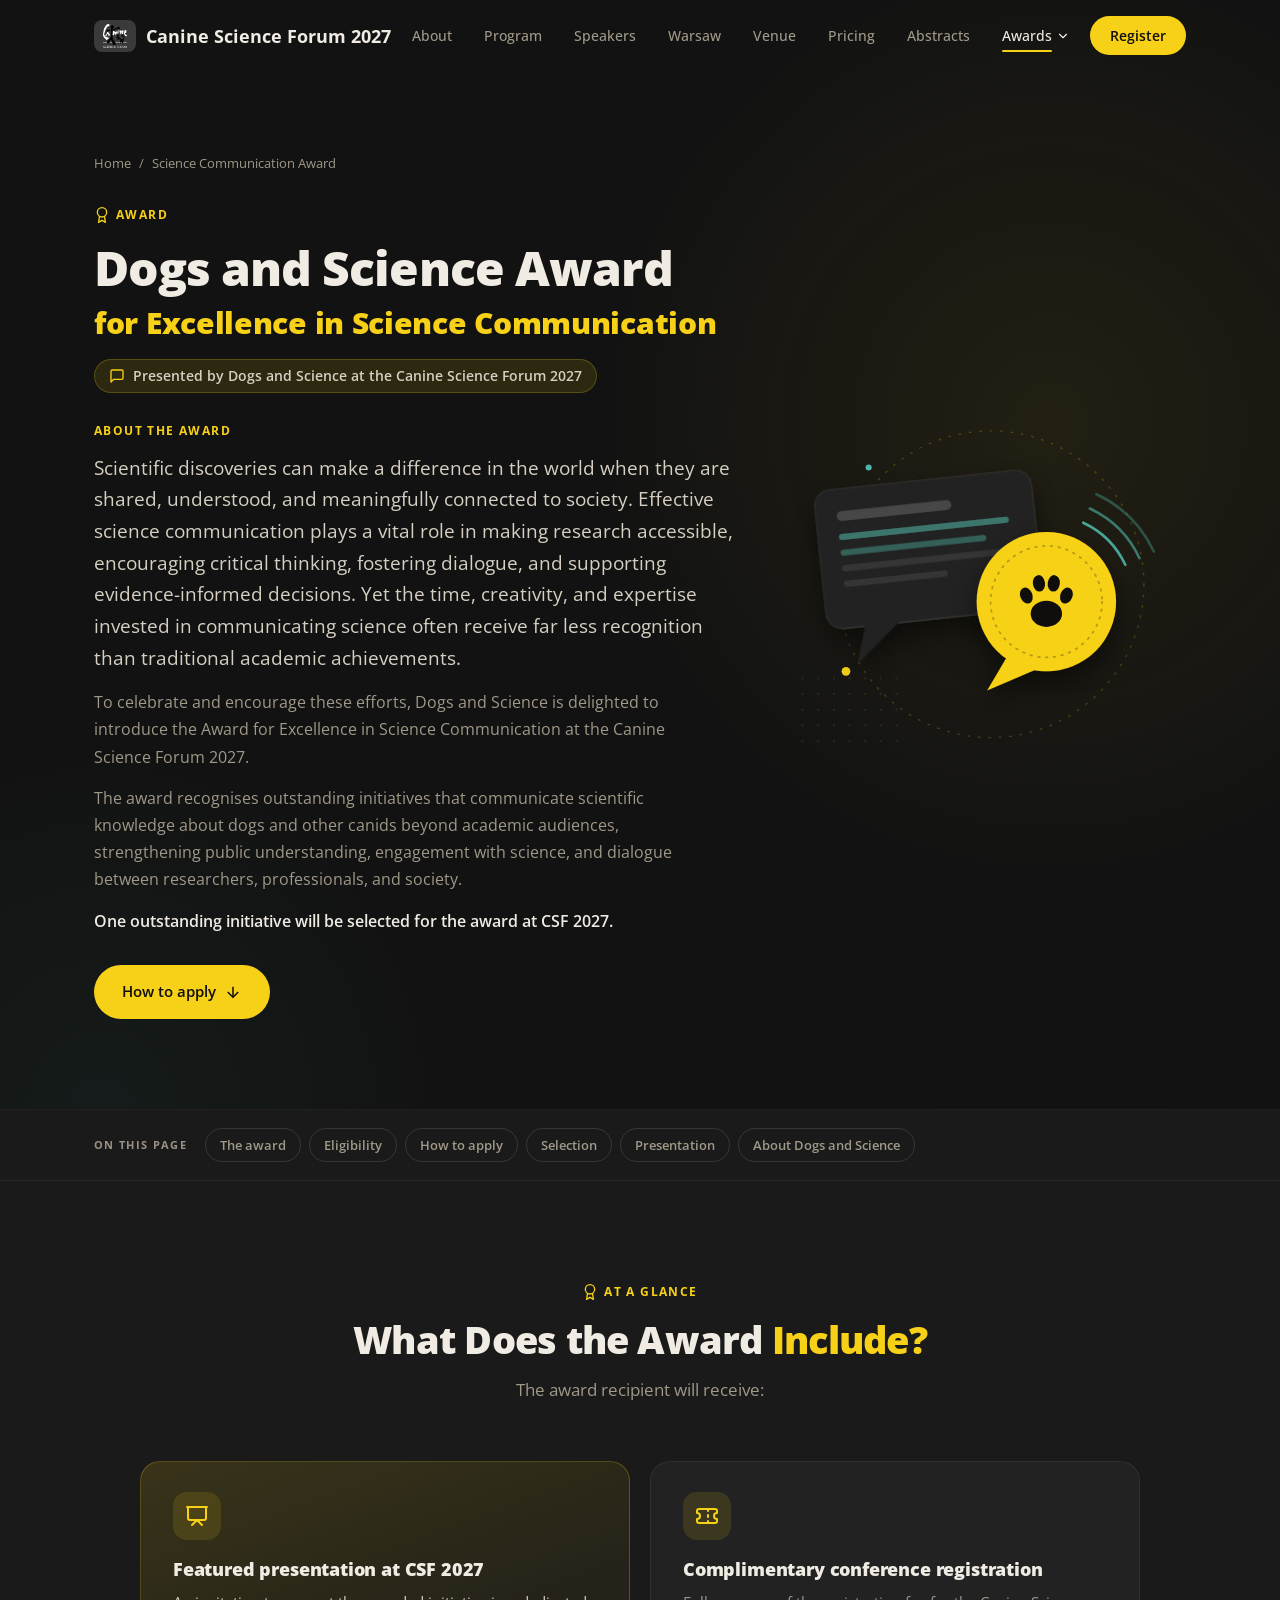
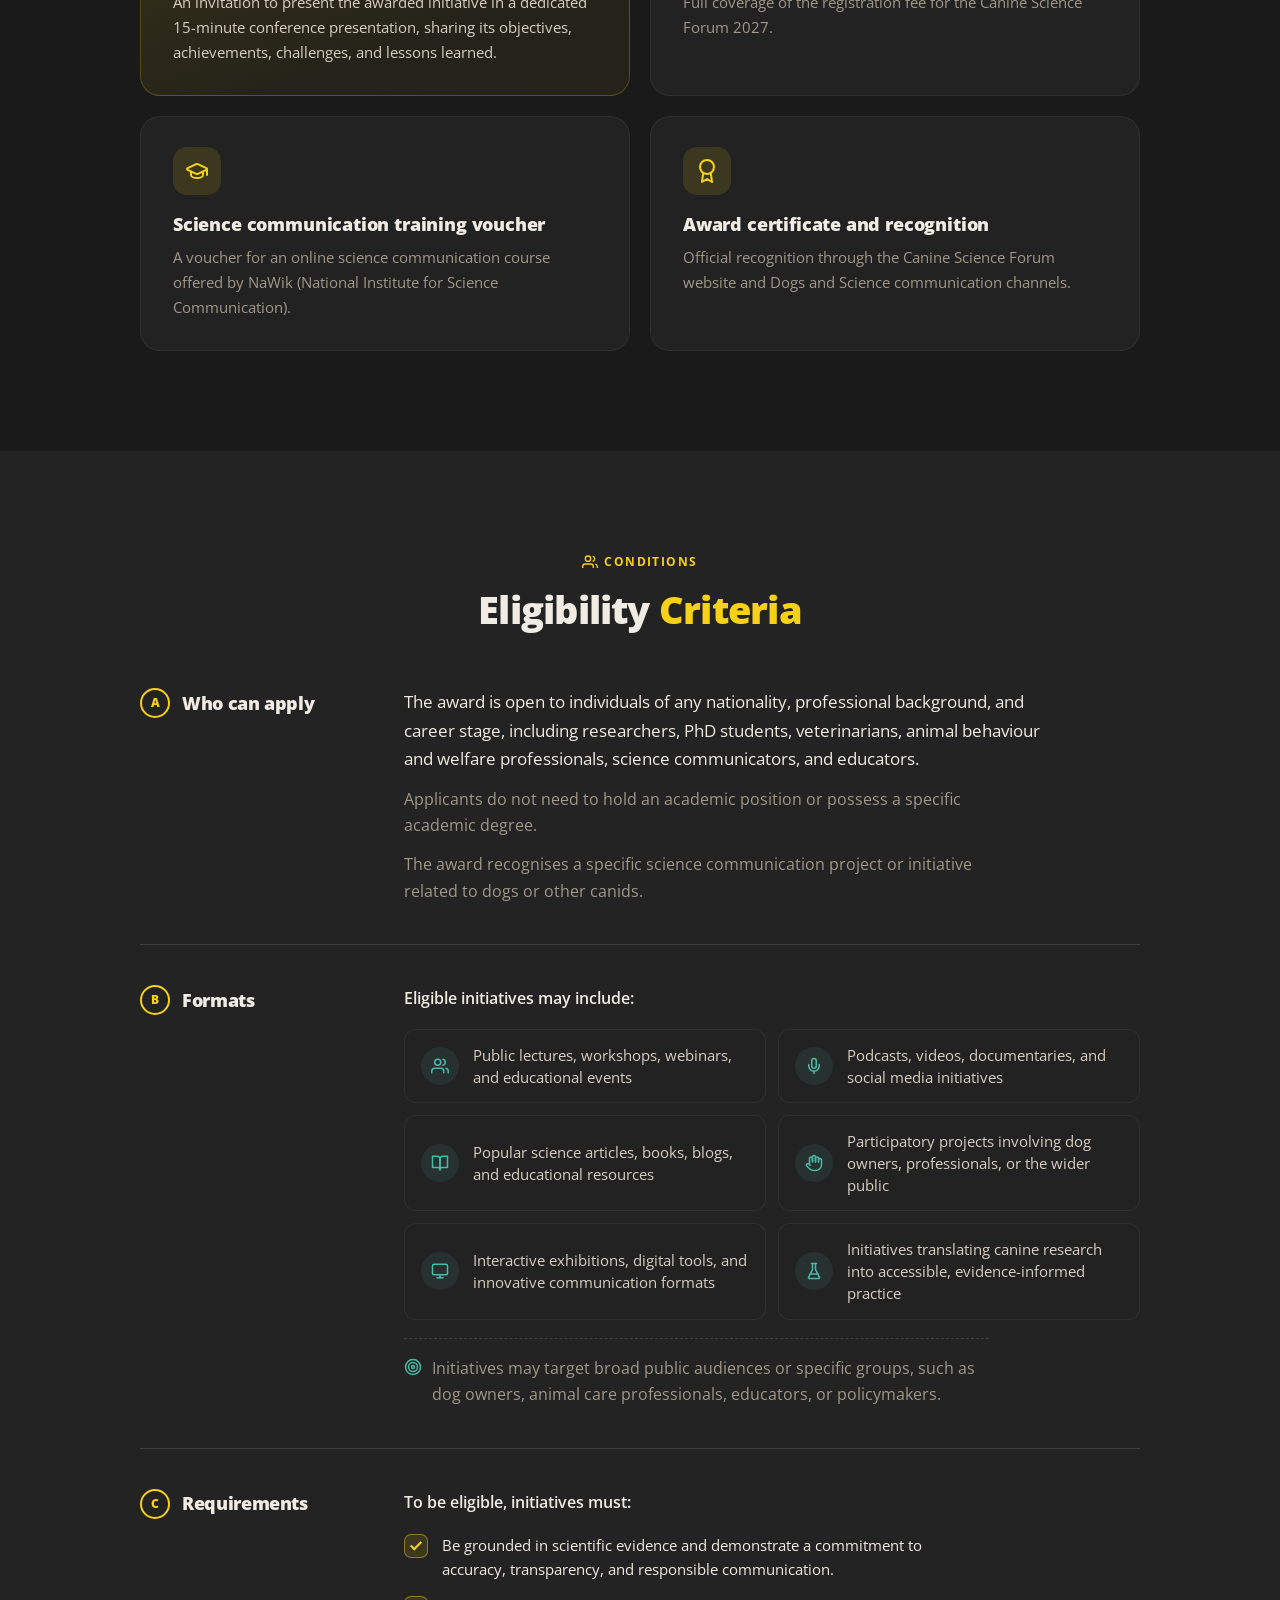
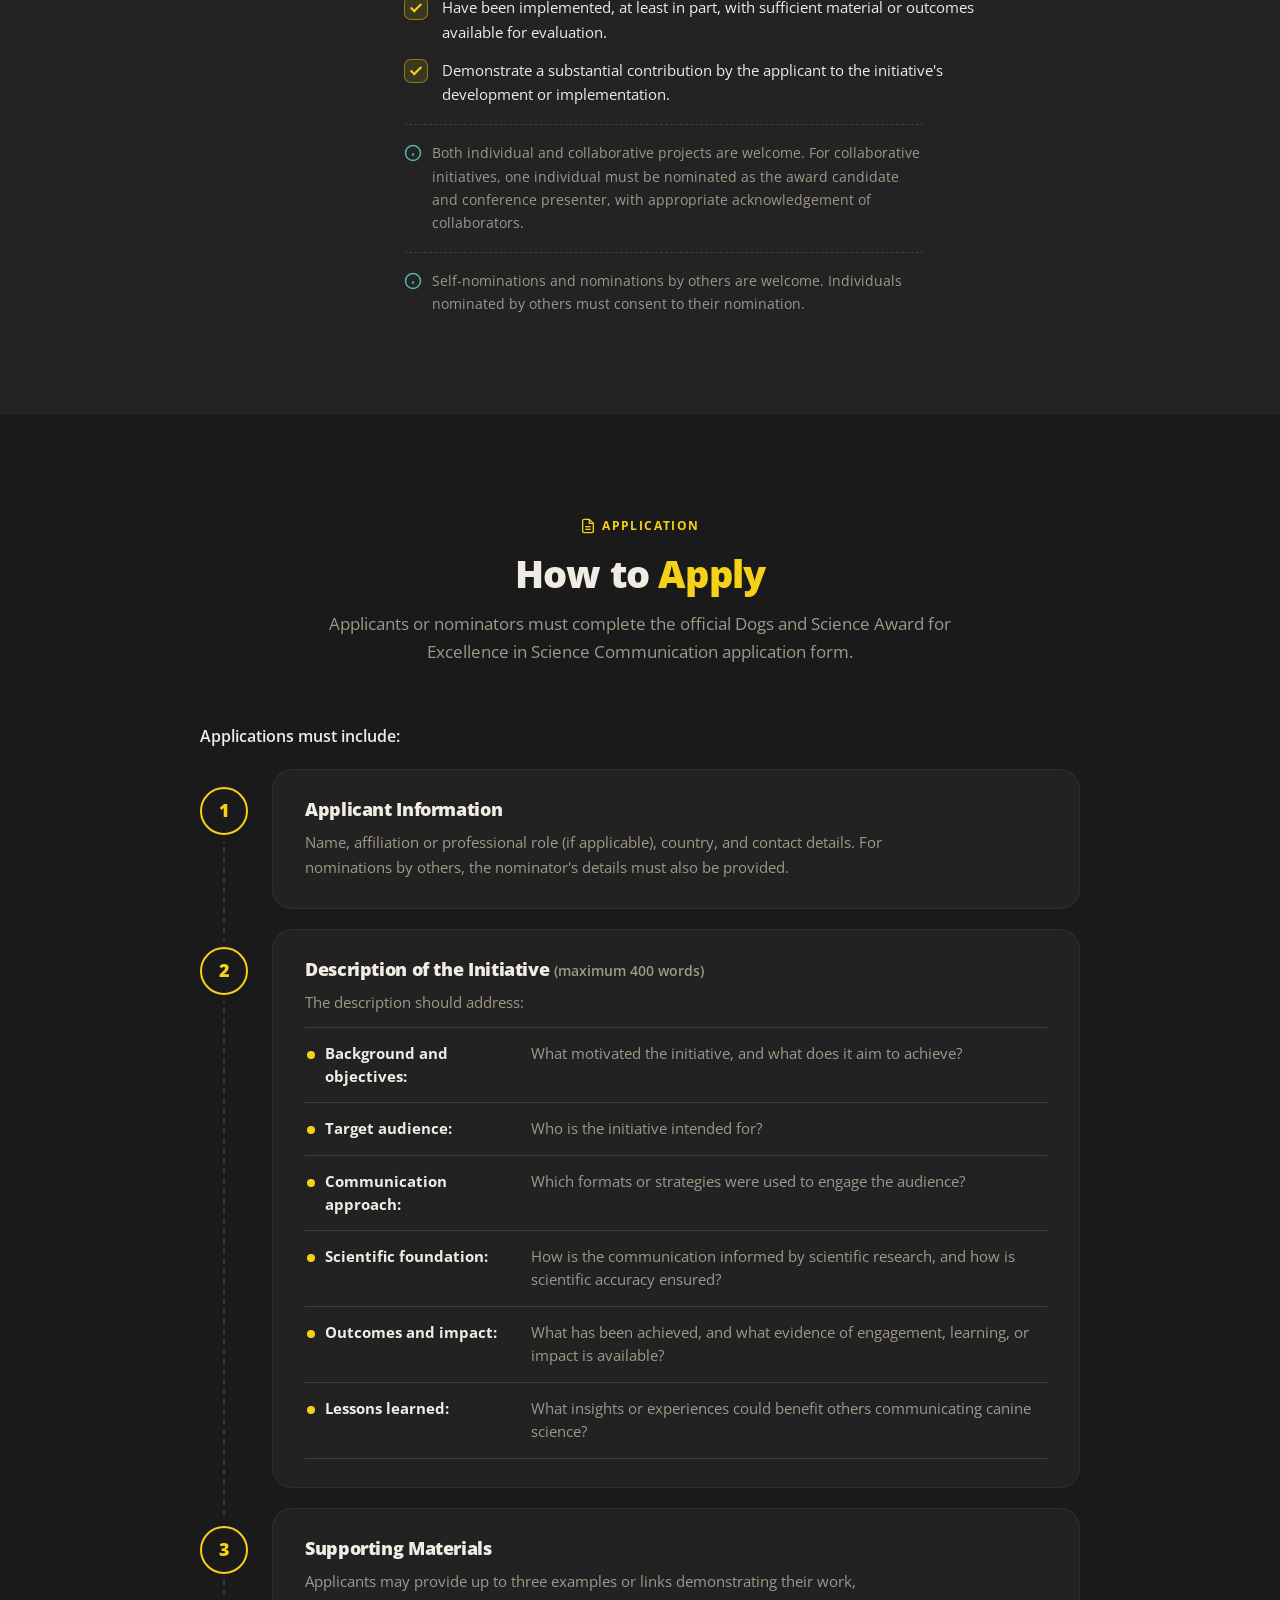
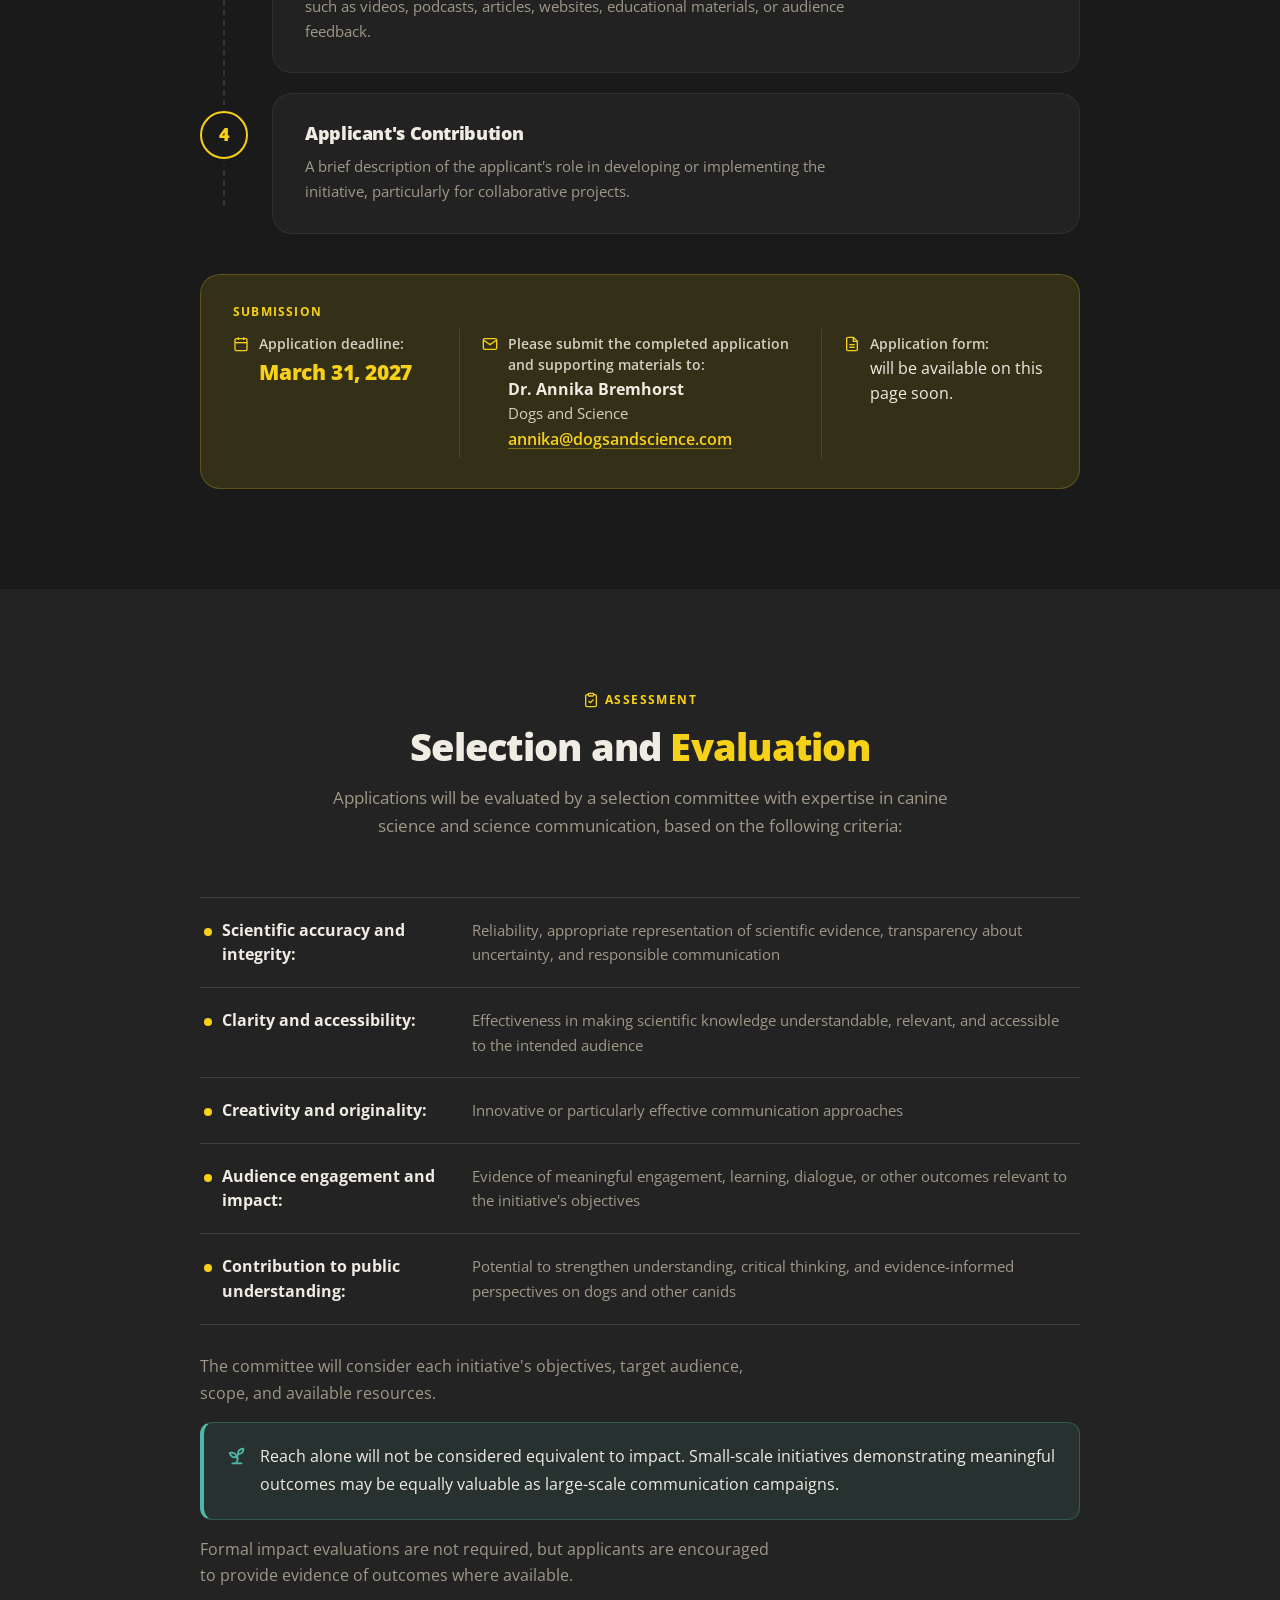
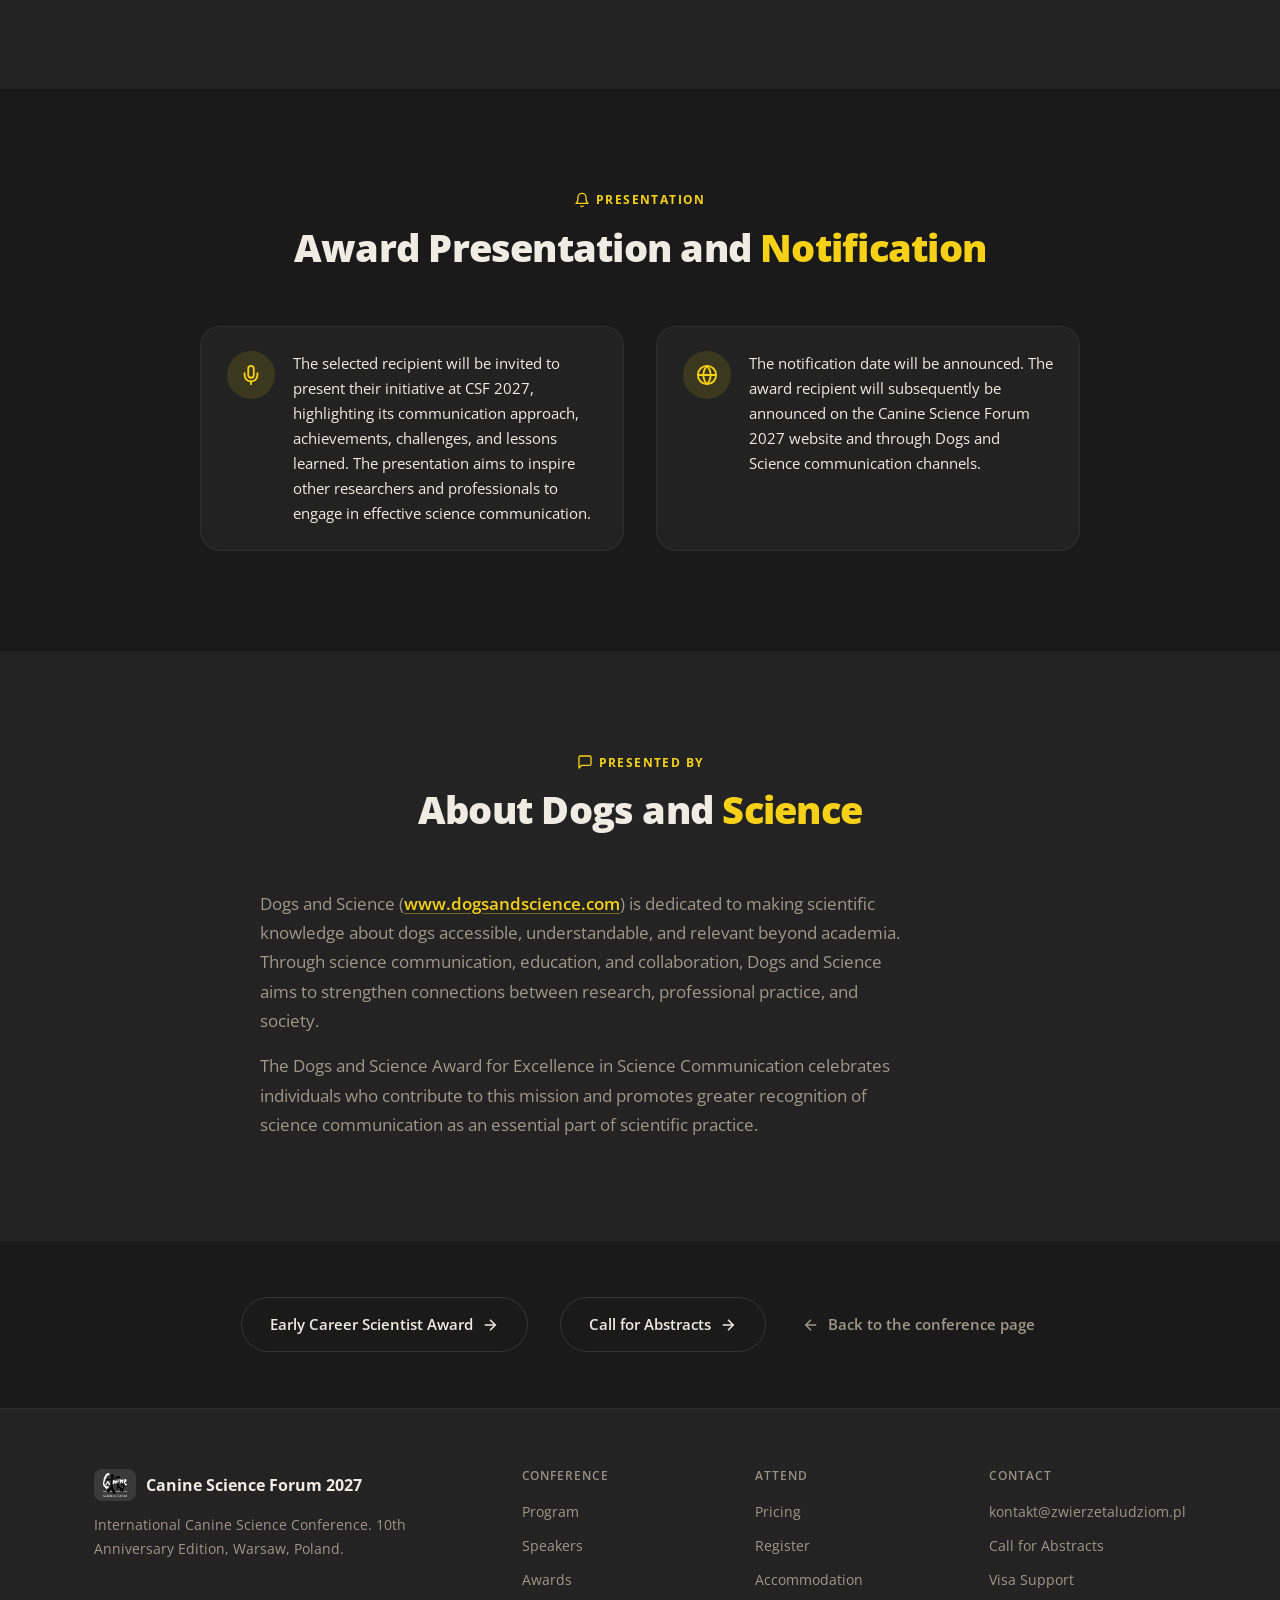
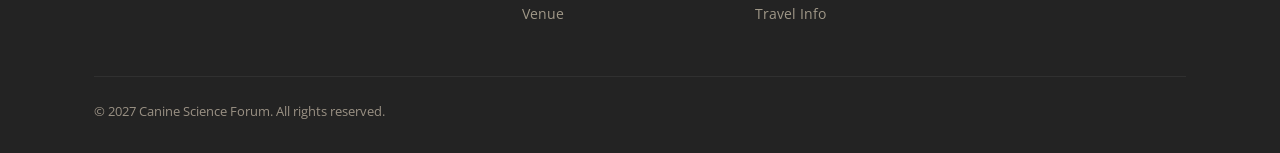
<file: science-communication-award/index.html>
<!DOCTYPE html>
<html lang="en" data-theme="night">
<head>
<meta charset="UTF-8">
<meta name="robots" content="noindex">
<meta name="viewport" content="width=device-width, initial-scale=1.0">
<title>Dogs and Science Award for Excellence in Science Communication — CSF 2027</title>
<meta name="description" content="The Dogs and Science Award recognises outstanding initiatives that communicate scientific knowledge about dogs and other canids beyond academic audiences.">
<link rel="canonical" href="https://csf2027.pl/science-communication-award/">
<meta name="theme-color" content="#1a1a1a">
<meta property="og:type" content="website">
<meta property="og:url" content="https://csf2027.pl/science-communication-award/">
<meta property="og:site_name" content="Canine Science Forum 2027">
<meta property="og:title" content="Dogs and Science Award for Excellence in Science Communication — CSF 2027">
<meta property="og:description" content="The Dogs and Science Award recognises outstanding initiatives that communicate scientific knowledge about dogs and other canids beyond academic audiences.">
<meta property="og:image" content="https://csf2027.pl/assets/img/social/og-image.jpg">
<meta property="og:image:width" content="1200">
<meta property="og:image:height" content="630">
<meta property="og:image:alt" content="Canine Science Forum 2027, 14–17 June 2027, Warsaw">
<meta name="twitter:card" content="summary_large_image">
<link rel="icon" href="../favicon.ico" sizes="32x32">
<link rel="apple-touch-icon" href="../apple-touch-icon.png">
<link rel="preload" href="../assets/fonts/open-sans/open-sans-latin.woff2" as="font" type="font/woff2" crossorigin>
<link rel="stylesheet" href="../assets/css/main.css?v=20261123-4">
<link rel="stylesheet" href="../assets/css/awards.css?v=20261123-4">
<script src="../assets/js/main.js?v=20261123-4" defer></script>
</head>
<body>

<!-- ═══════════════════════════════════════
     NAVIGATION (same as csf2027.pl; links point to the home page sections)
     ═══════════════════════════════════════ -->
<nav id="navbar">
  <div class="container">
    <a href="../" class="nav-logo">
      <span class="nav-logo-img-wrap">
        <img src="../assets/img/brand/csf-logo-black.webp" alt="Canine Science Forum 2027" class="nav-logo-img">
      </span>
      <span class="nav-logo-full">Canine Science Forum 2027</span>
      <span class="nav-logo-short">CSF2027</span>
    </a>
    <ul class="nav-center" id="navLinks">
      <li><a href="../#about">About</a></li>
      <li><a href="../#program">Program</a></li>
      <li><a href="../#speakers">Speakers</a></li>
      <li><a href="../#city">Warsaw</a></li>
      <li><a href="../#venue">Venue</a></li>
      <li><a href="../#pricing">Pricing</a></li>
      <li><a href="../call-for-abstracts/">Abstracts</a></li>
      <li class="nav-has-menu is-current">
        <button type="button" class="nav-menu-toggle" aria-expanded="false" aria-controls="navAwardsMenu">Awards<svg class="nav-menu-chevron" viewBox="0 0 24 24" fill="none" stroke="currentColor" stroke-width="2" stroke-linecap="round" stroke-linejoin="round" aria-hidden="true" focusable="false"><polyline points="6 9 12 15 18 9"/></svg></button>
        <span class="nav-group-label">Awards</span>
        <ul class="nav-submenu" id="navAwardsMenu">
          <li><a href="../early-career-award/">Early Career Scientist Award</a></li>
          <li><a href="./" aria-current="page">Science Communication Award</a></li>
        </ul>
      </li>
    </ul>
    <div class="nav-right">
      <a href="https://easl.ink/YyBd8" target="_blank" rel="noopener" class="nav-cta">Register</a>
    </div>
    <button class="nav-mobile-toggle" id="mobileToggle" aria-label="Toggle menu" aria-expanded="false" aria-controls="navLinks">
      <span></span><span></span><span></span>
    </button>
  </div>
</nav>

<main id="main">

<!-- ═══════════════════════════════════════
     HERO
     Text of this page: the award text from Dogs and Science (Annika Bremhorst), verbatim.
     See docs/awards.md before changing any sentence.
     ═══════════════════════════════════════ -->
<header class="aw-hero aw-hero--long" id="top">
  <div class="container aw-hero-grid">
    <div class="aw-hero-content">
      <ol class="aw-breadcrumb" aria-label="Breadcrumb">
        <li><a href="../">Home</a></li>
        <li><span aria-current="page">Science Communication Award</span></li>
      </ol>
      <div class="section-tag">
        <svg viewBox="0 0 24 24" fill="none" stroke="currentColor" stroke-width="2" aria-hidden="true"><circle cx="12" cy="8" r="7"/><polyline points="8.21 13.89 7 23 12 20 17 23 15.79 13.88"/></svg>
        Award
      </div>
      <h1>Dogs&nbsp;and&nbsp;Science Award <span class="aw-h1-line">for Excellence in Science Communication</span></h1>
      <p class="aw-hero-byline">
        <svg viewBox="0 0 24 24" fill="none" stroke="currentColor" stroke-width="2" stroke-linecap="round" stroke-linejoin="round" aria-hidden="true"><path d="M21 15a2 2 0 0 1-2 2H7l-4 4V5a2 2 0 0 1 2-2h14a2 2 0 0 1 2 2z"/></svg>
        Presented by Dogs and Science at the Canine Science Forum 2027
      </p>
      <h2 class="aw-hero-kicker">About the Award</h2>
      <p class="aw-hero-lead">Scientific discoveries can make a difference in the world when they are shared, understood, and meaningfully connected to society. Effective science communication plays a vital role in making research accessible, encouraging critical thinking, fostering dialogue, and supporting evidence-informed decisions. Yet the time, creativity, and expertise invested in communicating science often receive far less recognition than traditional academic achievements.</p>
      <p class="aw-hero-text">To celebrate and encourage these efforts, Dogs and Science is delighted to introduce the Award for Excellence in Science Communication at the Canine Science Forum 2027.</p>
      <p class="aw-hero-text">The award recognises outstanding initiatives that communicate scientific knowledge about dogs and other canids beyond academic audiences, strengthening public understanding, engagement with science, and dialogue between researchers, professionals, and society.</p>
      <p class="aw-hero-text aw-hero-strong">One outstanding initiative will be selected for the award at CSF 2027.</p>
      <div class="aw-hero-actions">
        <a href="#apply" class="btn btn-primary">
          How to apply
          <svg viewBox="0 0 24 24" fill="none" stroke="currentColor" stroke-width="2" aria-hidden="true"><line x1="12" y1="5" x2="12" y2="19"/><polyline points="19 12 12 19 5 12"/></svg>
        </a>
      </div>
    </div>

    <div class="aw-hero-visual" aria-hidden="true">
      <svg class="aw-hero-art" viewBox="0 0 460 400" focusable="false">
        <defs>
          <filter id="awShadow" x="-30%" y="-30%" width="160%" height="160%">
            <feDropShadow dx="0" dy="14" stdDeviation="16" flood-color="#000" flood-opacity="0.5"/>
          </filter>
          <pattern id="awDots" width="18" height="18" patternUnits="userSpaceOnUse">
            <circle cx="2" cy="2" r="1.2" fill="rgba(255,255,255,0.10)"/>
          </pattern>
        </defs>
        <circle cx="236" cy="200" r="176" fill="none" stroke="rgba(247,209,23,0.22)" stroke-width="1.5" stroke-dasharray="3 9"/>
        <circle cx="70" cy="300" r="5" fill="#f7d117"/>
        <circle cx="96" cy="66" r="3.5" fill="#4db8a8"/>
        <rect x="14" y="300" width="126" height="90" fill="url(#awDots)"/>

        <!-- speech bubble with lines of text -->
        <g transform="rotate(-6 165 160)" filter="url(#awShadow)">
          <rect x="40" y="80" width="250" height="160" rx="18" fill="#242424" stroke="rgba(255,255,255,0.08)"/>
          <path d="M84 238 L70 282 L124 238 Z" fill="#242424"/>
          <rect x="64" y="106" width="132" height="11" rx="5.5" fill="rgba(255,255,255,0.16)"/>
          <rect x="64" y="132" width="196" height="7" rx="3.5" fill="rgba(77,184,168,0.55)"/>
          <rect x="64" y="150" width="168" height="7" rx="3.5" fill="rgba(77,184,168,0.4)"/>
          <rect x="64" y="168" width="184" height="7" rx="3.5" fill="rgba(255,255,255,0.08)"/>
          <rect x="64" y="186" width="120" height="7" rx="3.5" fill="rgba(255,255,255,0.08)"/>
        </g>

        <!-- broadcast waves -->
        <g fill="none" stroke="#4db8a8" stroke-width="3" stroke-linecap="round">
          <path d="M342.3 129.4 A100 100 0 0 1 390.6 177.7" opacity="0.9"/>
          <path d="M349.9 113.1 A118 118 0 0 1 406.9 170.1" opacity="0.6"/>
          <path d="M357.5 96.7 A136 136 0 0 1 423.3 162.5" opacity="0.35"/>
        </g>

        <!-- yellow bubble with paw -->
        <g class="aw-art-float">
          <g filter="url(#awShadow)">
            <path d="M258 278 L232 322 L292 296 Z" fill="#f7d117"/>
            <circle cx="300" cy="220" r="80" fill="#f7d117"/>
          </g>
          <circle cx="300" cy="220" r="64" fill="none" stroke="rgba(15,14,12,0.28)" stroke-width="2" stroke-dasharray="2 7" stroke-linecap="round"/>
          <g fill="#0f0e0c" transform="translate(300 222)">
            <ellipse cx="0" cy="12" rx="18" ry="15"/>
            <ellipse cx="-23" cy="-9" rx="7" ry="9.5" transform="rotate(-22 -23 -9)"/>
            <ellipse cx="-8.5" cy="-23" rx="7" ry="9.5" transform="rotate(-7 -8.5 -23)"/>
            <ellipse cx="8.5" cy="-23" rx="7" ry="9.5" transform="rotate(7 8.5 -23)"/>
            <ellipse cx="23" cy="-9" rx="7" ry="9.5" transform="rotate(22 23 -9)"/>
          </g>
        </g>
      </svg>
    </div>
  </div>
</header>

<!-- On this page -->
<nav class="aw-toc" aria-label="On this page">
  <div class="container aw-toc-inner">
    <span class="aw-toc-label" aria-hidden="true">On this page</span>
    <ul class="aw-toc-list">
      <li><a href="#include">The award</a></li>
      <li><a href="#eligibility">Eligibility</a></li>
      <li><a href="#apply">How to apply</a></li>
      <li><a href="#selection">Selection</a></li>
      <li><a href="#presentation">Presentation</a></li>
      <li><a href="#about-dogs-and-science">About Dogs and Science</a></li>
    </ul>
  </div>
</nav>

<!-- ═══════════════════════════════════════
     1. WHAT DOES THE AWARD INCLUDE?
     ═══════════════════════════════════════ -->
<section id="include" aria-labelledby="includeTitle">
  <div class="container">
    <div class="section-header reveal">
      <div class="section-tag">
        <svg viewBox="0 0 24 24" fill="none" stroke="currentColor" stroke-width="2" aria-hidden="true"><circle cx="12" cy="8" r="7"/><polyline points="8.21 13.89 7 23 12 20 17 23 15.79 13.88"/></svg>
        At a glance
      </div>
      <h2 id="includeTitle">What Does the Award <span class="accent">Include?</span></h2>
      <p>The award recipient will receive:</p>
    </div>

    <ul class="aw-tiles">
      <li class="aw-tile aw-tile--feature reveal">
        <span class="aw-tile-icon" aria-hidden="true">
          <svg viewBox="0 0 24 24" fill="none" stroke="currentColor" stroke-width="2" stroke-linecap="round" stroke-linejoin="round"><path d="M2 3h20"/><path d="M21 3v11a2 2 0 0 1-2 2H5a2 2 0 0 1-2-2V3"/><path d="m7 21 5-5 5 5"/></svg>
        </span>
        <h3>Featured presentation at CSF 2027<span class="visually-hidden">:</span></h3>
        <p>An invitation to present the awarded initiative in a dedicated 15-minute conference presentation, sharing its objectives, achievements, challenges, and lessons learned.</p>
      </li>
      <li class="aw-tile reveal reveal-delay-1">
        <span class="aw-tile-icon" aria-hidden="true">
          <svg viewBox="0 0 24 24" fill="none" stroke="currentColor" stroke-width="2" stroke-linecap="round" stroke-linejoin="round"><path d="M2 9a3 3 0 0 1 0 6v2a2 2 0 0 0 2 2h16a2 2 0 0 0 2-2v-2a3 3 0 0 1 0-6V7a2 2 0 0 0-2-2H4a2 2 0 0 0-2 2Z"/><path d="M13 5v2"/><path d="M13 17v2"/><path d="M13 11v2"/></svg>
        </span>
        <h3>Complimentary conference registration<span class="visually-hidden">:</span></h3>
        <p>Full coverage of the registration fee for the Canine Science Forum 2027.</p>
      </li>
      <li class="aw-tile reveal">
        <span class="aw-tile-icon" aria-hidden="true">
          <svg viewBox="0 0 24 24" fill="none" stroke="currentColor" stroke-width="2" stroke-linecap="round" stroke-linejoin="round"><path d="M21.42 10.922a1 1 0 0 0-.019-1.838L12.83 5.18a2 2 0 0 0-1.66 0L2.6 9.08a1 1 0 0 0 0 1.832l8.57 3.908a2 2 0 0 0 1.66 0z"/><path d="M22 10v6"/><path d="M6 12.5V16a6 3 0 0 0 12 0v-3.5"/></svg>
        </span>
        <h3>Science communication training voucher<span class="visually-hidden">:</span></h3>
        <p>A voucher for an online science communication course offered by NaWik (National Institute for Science Communication).</p>
      </li>
      <li class="aw-tile reveal reveal-delay-1">
        <span class="aw-tile-icon" aria-hidden="true">
          <svg viewBox="0 0 24 24" fill="none" stroke="currentColor" stroke-width="2" stroke-linecap="round" stroke-linejoin="round"><circle cx="12" cy="8" r="7"/><polyline points="8.21 13.89 7 23 12 20 17 23 15.79 13.88"/></svg>
        </span>
        <h3>Award certificate and recognition<span class="visually-hidden">:</span></h3>
        <p>Official recognition through the Canine Science Forum website and Dogs and Science communication channels.</p>
      </li>
    </ul>
  </div>
</section>

<!-- ═══════════════════════════════════════
     2. ELIGIBILITY CRITERIA
     ═══════════════════════════════════════ -->
<section id="eligibility" class="aw-section-alt" aria-labelledby="eligibilityTitle">
  <div class="container">
    <div class="section-header reveal">
      <div class="section-tag">
        <svg viewBox="0 0 24 24" fill="none" stroke="currentColor" stroke-width="2" aria-hidden="true"><path d="M17 21v-2a4 4 0 0 0-4-4H5a4 4 0 0 0-4 4v2"/><circle cx="9" cy="7" r="4"/><path d="M23 21v-2a4 4 0 0 0-3-3.87"/><path d="M16 3.13a4 4 0 0 1 0 7.75"/></svg>
        Conditions
      </div>
      <h2 id="eligibilityTitle">Eligibility <span class="accent">Criteria</span></h2>
    </div>

    <div class="aw-rows">
      <!-- (a) who can apply -->
      <div class="aw-row reveal">
        <h3 class="aw-row-title"><span class="aw-row-num" aria-hidden="true">A</span>Who can apply</h3>
        <div class="aw-row-body">
          <p class="aw-row-intro">The award is open to individuals of any nationality, professional background, and career stage, including researchers, PhD students, veterinarians, animal behaviour and welfare professionals, science communicators, and educators.</p>
          <p>Applicants do not need to hold an academic position or possess a specific academic degree.</p>
          <p>The award recognises a specific science communication project or initiative related to dogs or other canids.</p>
        </div>
      </div>

      <!-- (b) eligible initiatives -->
      <div class="aw-row reveal">
        <h3 class="aw-row-title"><span class="aw-row-num" aria-hidden="true">B</span>Formats</h3>
        <div class="aw-row-body">
          <p class="aw-row-lead">Eligible initiatives may include:</p>
          <ul class="aw-formats">
            <li>
              <span class="aw-format-icon" aria-hidden="true"><svg viewBox="0 0 24 24" fill="none" stroke="currentColor" stroke-width="2" stroke-linecap="round" stroke-linejoin="round"><path d="M17 21v-2a4 4 0 0 0-4-4H5a4 4 0 0 0-4 4v2"/><circle cx="9" cy="7" r="4"/><path d="M23 21v-2a4 4 0 0 0-3-3.87"/><path d="M16 3.13a4 4 0 0 1 0 7.75"/></svg></span>
              <span>Public lectures, workshops, webinars, and educational events</span>
            </li>
            <li>
              <span class="aw-format-icon" aria-hidden="true"><svg viewBox="0 0 24 24" fill="none" stroke="currentColor" stroke-width="2" stroke-linecap="round" stroke-linejoin="round"><path d="M12 2a3 3 0 0 0-3 3v7a3 3 0 0 0 6 0V5a3 3 0 0 0-3-3Z"/><path d="M19 10v2a7 7 0 0 1-14 0v-2"/><line x1="12" y1="19" x2="12" y2="22"/></svg></span>
              <span>Podcasts, videos, documentaries, and social media initiatives</span>
            </li>
            <li>
              <span class="aw-format-icon" aria-hidden="true"><svg viewBox="0 0 24 24" fill="none" stroke="currentColor" stroke-width="2" stroke-linecap="round" stroke-linejoin="round"><path d="M2 3h6a4 4 0 0 1 4 4v14a3 3 0 0 0-3-3H2z"/><path d="M22 3h-6a4 4 0 0 0-4 4v14a3 3 0 0 1 3-3h7z"/></svg></span>
              <span>Popular science articles, books, blogs, and educational resources</span>
            </li>
            <li>
              <span class="aw-format-icon" aria-hidden="true"><svg viewBox="0 0 24 24" fill="none" stroke="currentColor" stroke-width="2" stroke-linecap="round" stroke-linejoin="round"><path d="M18 11V6a2 2 0 0 0-4 0v5"/><path d="M14 10V4a2 2 0 0 0-4 0v6"/><path d="M10 10.5V6a2 2 0 0 0-4 0v8"/><path d="M18 8a2 2 0 1 1 4 0v6a8 8 0 0 1-8 8h-2c-2.8 0-4.5-.86-5.99-2.34l-3.6-3.6a2 2 0 0 1 2.83-2.82L7 15"/></svg></span>
              <span>Participatory projects involving dog owners, professionals, or the wider public</span>
            </li>
            <li>
              <span class="aw-format-icon" aria-hidden="true"><svg viewBox="0 0 24 24" fill="none" stroke="currentColor" stroke-width="2" stroke-linecap="round" stroke-linejoin="round"><rect x="2" y="3" width="20" height="14" rx="2"/><line x1="8" y1="21" x2="16" y2="21"/><line x1="12" y1="17" x2="12" y2="21"/></svg></span>
              <span>Interactive exhibitions, digital tools, and innovative communication formats</span>
            </li>
            <li>
              <span class="aw-format-icon" aria-hidden="true"><svg viewBox="0 0 24 24" fill="none" stroke="currentColor" stroke-width="2" stroke-linecap="round" stroke-linejoin="round"><path d="M10 2v7.527a2 2 0 0 1-.211.896L4.72 20.55a1 1 0 0 0 .9 1.45h12.76a1 1 0 0 0 .9-1.45l-5.069-10.127A2 2 0 0 1 14 9.527V2"/><path d="M8.5 2h7"/><path d="M7 16h10"/></svg></span>
              <span>Initiatives translating canine research into accessible, evidence-informed practice</span>
            </li>
          </ul>
          <p class="aw-aside">
            <svg viewBox="0 0 24 24" fill="none" stroke="currentColor" stroke-width="2" stroke-linecap="round" stroke-linejoin="round" aria-hidden="true"><circle cx="12" cy="12" r="10"/><circle cx="12" cy="12" r="6"/><circle cx="12" cy="12" r="2"/></svg>
            <span>Initiatives may target broad public audiences or specific groups, such as dog owners, animal care professionals, educators, or policymakers.</span>
          </p>
        </div>
      </div>

      <!-- (c) conditions -->
      <div class="aw-row reveal">
        <h3 class="aw-row-title"><span class="aw-row-num" aria-hidden="true">C</span>Requirements</h3>
        <div class="aw-row-body">
          <p class="aw-row-lead">To be eligible, initiatives must:</p>
          <ul class="aw-checklist aw-checklist--conditions">
            <li>Be grounded in scientific evidence and demonstrate a commitment to accuracy, transparency, and responsible communication.</li>
            <li>Have been implemented, at least in part, with sufficient material or outcomes available for evaluation.</li>
            <li>Demonstrate a substantial contribution by the applicant to the initiative's development or implementation.</li>
          </ul>
          <div class="aw-notes">
            <p class="aw-aside">
              <svg viewBox="0 0 24 24" fill="none" stroke="currentColor" stroke-width="2" aria-hidden="true"><circle cx="12" cy="12" r="10"/><line x1="12" y1="16" x2="12" y2="12"/><line x1="12" y1="8" x2="12.01" y2="8"/></svg>
              <span>Both individual and collaborative projects are welcome. For collaborative initiatives, one individual must be nominated as the award candidate and conference presenter, with appropriate acknowledgement of collaborators.</span>
            </p>
            <p class="aw-aside">
              <svg viewBox="0 0 24 24" fill="none" stroke="currentColor" stroke-width="2" aria-hidden="true"><circle cx="12" cy="12" r="10"/><line x1="12" y1="16" x2="12" y2="12"/><line x1="12" y1="8" x2="12.01" y2="8"/></svg>
              <span>Self-nominations and nominations by others are welcome. Individuals nominated by others must consent to their nomination.</span>
            </p>
          </div>
        </div>
      </div>
    </div>
  </div>
</section>

<!-- ═══════════════════════════════════════
     3. HOW TO APPLY
     ═══════════════════════════════════════ -->
<section id="apply" aria-labelledby="applyTitle">
  <div class="container">
    <div class="section-header reveal">
      <div class="section-tag">
        <svg viewBox="0 0 24 24" fill="none" stroke="currentColor" stroke-width="2" aria-hidden="true"><path d="M14 2H6a2 2 0 0 0-2 2v16a2 2 0 0 0 2 2h12a2 2 0 0 0 2-2V8z"/><polyline points="14 2 14 8 20 8"/><line x1="16" y1="13" x2="8" y2="13"/><line x1="16" y1="17" x2="8" y2="17"/></svg>
        Application
      </div>
      <h2 id="applyTitle">How to <span class="accent">Apply</span></h2>
      <p>Applicants or nominators must complete the official Dogs and Science Award for Excellence in Science Communication application form.</p>
    </div>

    <p class="aw-steps-lead reveal">Applications must include:</p>
    <ol class="aw-steps">
      <li class="aw-step reveal">
        <span class="aw-step-num" aria-hidden="true">1</span>
        <div class="aw-step-body">
          <h3>Applicant Information</h3>
          <p>Name, affiliation or professional role (if applicable), country, and contact details. For nominations by others, the nominator's details must also be provided.</p>
        </div>
      </li>

      <li class="aw-step reveal">
        <span class="aw-step-num" aria-hidden="true">2</span>
        <div class="aw-step-body">
          <h3>Description of the Initiative <span class="aw-h3-note">(maximum 400 words)</span></h3>
          <p>The description should address:</p>
          <dl class="aw-defs aw-defs--compact">
            <div class="aw-def">
              <dt>Background and objectives:</dt>
              <dd>What motivated the initiative, and what does it aim to achieve?</dd>
            </div>
            <div class="aw-def">
              <dt>Target audience:</dt>
              <dd>Who is the initiative intended for?</dd>
            </div>
            <div class="aw-def">
              <dt>Communication approach:</dt>
              <dd>Which formats or strategies were used to engage the audience?</dd>
            </div>
            <div class="aw-def">
              <dt>Scientific foundation:</dt>
              <dd>How is the communication informed by scientific research, and how is scientific accuracy ensured?</dd>
            </div>
            <div class="aw-def">
              <dt>Outcomes and impact:</dt>
              <dd>What has been achieved, and what evidence of engagement, learning, or impact is available?</dd>
            </div>
            <div class="aw-def">
              <dt>Lessons learned:</dt>
              <dd>What insights or experiences could benefit others communicating canine science?</dd>
            </div>
          </dl>
        </div>
      </li>

      <li class="aw-step reveal">
        <span class="aw-step-num" aria-hidden="true">3</span>
        <div class="aw-step-body">
          <h3>Supporting Materials</h3>
          <p>Applicants may provide up to three examples or links demonstrating their work, such as videos, podcasts, articles, websites, educational materials, or audience feedback.</p>
        </div>
      </li>

      <li class="aw-step reveal">
        <span class="aw-step-num" aria-hidden="true">4</span>
        <div class="aw-step-body">
          <h3>Applicant's Contribution</h3>
          <p>A brief description of the applicant's role in developing or implementing the initiative, particularly for collaborative projects.</p>
        </div>
      </li>
    </ol>

    <div class="aw-facts aw-facts--wide reveal">
      <h3 class="aw-facts-title">Submission</h3>
      <dl class="aw-facts-list">
        <div class="aw-fact aw-fact--key">
          <dt>
            <svg viewBox="0 0 24 24" fill="none" stroke="currentColor" stroke-width="2" aria-hidden="true"><rect x="3" y="4" width="18" height="18" rx="2"/><line x1="16" y1="2" x2="16" y2="6"/><line x1="8" y1="2" x2="8" y2="6"/><line x1="3" y1="10" x2="21" y2="10"/></svg>
            Application deadline:
          </dt>
          <dd><time datetime="2027-03-31">March 31, 2027</time></dd>
        </div>
        <div class="aw-fact aw-fact--contact">
          <dt>
            <svg viewBox="0 0 24 24" fill="none" stroke="currentColor" stroke-width="2" aria-hidden="true"><path d="M4 4h16c1.1 0 2 .9 2 2v12c0 1.1-.9 2-2 2H4c-1.1 0-2-.9-2-2V6c0-1.1.9-2 2-2z"/><polyline points="22,6 12,13 2,6"/></svg>
            Please submit the completed application and supporting materials to:
          </dt>
          <dd>
            <span class="aw-contact-name">Dr. Annika Bremhorst<span class="visually-hidden"> | </span><span class="aw-contact-org">Dogs and Science</span></span>
            <a class="aw-contact-mail" href="mailto:annika@dogsandscience.com">annika@dogsandscience.com</a>
          </dd>
        </div>
        <div class="aw-fact">
          <dt>
            <svg viewBox="0 0 24 24" fill="none" stroke="currentColor" stroke-width="2" aria-hidden="true"><path d="M14 2H6a2 2 0 0 0-2 2v16a2 2 0 0 0 2 2h12a2 2 0 0 0 2-2V8z"/><polyline points="14 2 14 8 20 8"/><line x1="16" y1="13" x2="8" y2="13"/><line x1="16" y1="17" x2="8" y2="17"/></svg>
            Application form:
          </dt>
          <!-- TODO(awards): link the official application form once Dogs and Science sends it (the award text names the form but gives no link) -->
          <dd>will be available on this page soon.</dd>
        </div>
      </dl>
    </div>
  </div>
</section>

<!-- ═══════════════════════════════════════
     4. SELECTION AND EVALUATION
     ═══════════════════════════════════════ -->
<section id="selection" class="aw-section-alt" aria-labelledby="selectionTitle">
  <div class="container">
    <div class="section-header reveal">
      <div class="section-tag">
        <svg viewBox="0 0 24 24" fill="none" stroke="currentColor" stroke-width="2" stroke-linecap="round" stroke-linejoin="round" aria-hidden="true"><rect x="8" y="2" width="8" height="4" rx="1"/><path d="M16 4h2a2 2 0 0 1 2 2v14a2 2 0 0 1-2 2H6a2 2 0 0 1-2-2V6a2 2 0 0 1 2-2h2"/><path d="m9 14 2 2 4-4"/></svg>
        Assessment
      </div>
      <h2 id="selectionTitle">Selection and <span class="accent">Evaluation</span></h2>
      <p>Applications will be evaluated by a selection committee with expertise in canine science and science communication, based on the following criteria:</p>
    </div>

    <div class="aw-narrow">
      <dl class="aw-defs reveal">
        <div class="aw-def">
          <dt>Scientific accuracy and integrity:</dt>
          <dd>Reliability, appropriate representation of scientific evidence, transparency about uncertainty, and responsible communication</dd>
        </div>
        <div class="aw-def">
          <dt>Clarity and accessibility:</dt>
          <dd>Effectiveness in making scientific knowledge understandable, relevant, and accessible to the intended audience</dd>
        </div>
        <div class="aw-def">
          <dt>Creativity and originality:</dt>
          <dd>Innovative or particularly effective communication approaches</dd>
        </div>
        <div class="aw-def">
          <dt>Audience engagement and impact:</dt>
          <dd>Evidence of meaningful engagement, learning, dialogue, or other outcomes relevant to the initiative's objectives</dd>
        </div>
        <div class="aw-def">
          <dt>Contribution to public understanding:</dt>
          <dd>Potential to strengthen understanding, critical thinking, and evidence-informed perspectives on dogs and other canids</dd>
        </div>
      </dl>

      <div class="aw-closing-notes reveal">
        <p>The committee will consider each initiative's objectives, target audience, scope, and available resources.</p>
        <p class="aw-highlight">
          <svg viewBox="0 0 24 24" fill="none" stroke="currentColor" stroke-width="2" stroke-linecap="round" stroke-linejoin="round" aria-hidden="true"><path d="M7 20h10"/><path d="M10 20c5.5-2.5.8-6.4 3-10"/><path d="M9.5 9.4c1.1.8 1.8 2.2 2.3 3.7-2 .4-3.5.4-4.8-.3-1.2-.6-2.3-1.9-3-4.2 2.8-.5 4.4 0 5.5.8z"/><path d="M14.1 6a7 7 0 0 0-1.1 4c1.9-.1 3.3-.6 4.3-1.4 1-1 1.6-2.3 1.7-4.6-2.7.1-4 1-4.9 2z"/></svg>
          <span>Reach alone will not be considered equivalent to impact. Small-scale initiatives demonstrating meaningful outcomes may be equally valuable as large-scale communication campaigns.</span>
        </p>
        <p>Formal impact evaluations are not required, but applicants are encouraged to provide evidence of outcomes where available.</p>
      </div>
    </div>
  </div>
</section>

<!-- ═══════════════════════════════════════
     5. AWARD PRESENTATION AND NOTIFICATION
     ═══════════════════════════════════════ -->
<section id="presentation" aria-labelledby="presentationTitle">
  <div class="container">
    <div class="section-header reveal">
      <div class="section-tag">
        <svg viewBox="0 0 24 24" fill="none" stroke="currentColor" stroke-width="2" stroke-linecap="round" stroke-linejoin="round" aria-hidden="true"><path d="M18 8A6 6 0 0 0 6 8c0 7-3 9-3 9h18s-3-2-3-9"/><path d="M13.73 21a2 2 0 0 1-3.46 0"/></svg>
        Presentation
      </div>
      <h2 id="presentationTitle">Award Presentation and <span class="accent">Notification</span></h2>
    </div>

    <ul class="aw-flow aw-flow--text reveal">
      <li class="aw-flow-item">
        <span class="aw-flow-icon" aria-hidden="true">
          <svg viewBox="0 0 24 24" fill="none" stroke="currentColor" stroke-width="2" stroke-linecap="round" stroke-linejoin="round"><path d="M12 2a3 3 0 0 0-3 3v7a3 3 0 0 0 6 0V5a3 3 0 0 0-3-3Z"/><path d="M19 10v2a7 7 0 0 1-14 0v-2"/><line x1="12" y1="19" x2="12" y2="22"/></svg>
        </span>
        <p>The selected recipient will be invited to present their initiative at CSF 2027, highlighting its communication approach, achievements, challenges, and lessons learned. The presentation aims to inspire other researchers and professionals to engage in effective science communication.</p>
      </li>
      <li class="aw-flow-item">
        <span class="aw-flow-icon" aria-hidden="true">
          <svg viewBox="0 0 24 24" fill="none" stroke="currentColor" stroke-width="2" stroke-linecap="round" stroke-linejoin="round"><circle cx="12" cy="12" r="10"/><line x1="2" y1="12" x2="22" y2="12"/><path d="M12 2a15.3 15.3 0 0 1 4 10 15.3 15.3 0 0 1-4 10 15.3 15.3 0 0 1-4-10 15.3 15.3 0 0 1 4-10z"/></svg>
        </span>
        <!-- TODO(awards): give the notification date once it is confirmed (award text: "The award recipient will be notified by [Date to be confirmed] and subsequently announced on …") -->
        <p>The notification date will be announced. The award recipient will subsequently be announced on the Canine Science Forum 2027 website and through Dogs and Science communication channels.</p>
      </li>
    </ul>
  </div>
</section>

<!-- ═══════════════════════════════════════
     6. ABOUT DOGS AND SCIENCE
     ═══════════════════════════════════════ -->
<section id="about-dogs-and-science" class="aw-section-alt" aria-labelledby="aboutTitle">
  <div class="container">
    <div class="section-header reveal">
      <div class="section-tag">
        <svg viewBox="0 0 24 24" fill="none" stroke="currentColor" stroke-width="2" stroke-linecap="round" stroke-linejoin="round" aria-hidden="true"><path d="M21 15a2 2 0 0 1-2 2H7l-4 4V5a2 2 0 0 1 2-2h14a2 2 0 0 1 2 2z"/></svg>
        Presented by
      </div>
      <h2 id="aboutTitle">About Dogs and <span class="accent">Science</span></h2>
    </div>

    <div class="aw-about reveal">
      <p>Dogs and Science (<a href="https://www.dogsandscience.com" target="_blank" rel="noopener">www.dogsandscience.com</a>) is dedicated to making scientific knowledge about dogs accessible, understandable, and relevant beyond academia. Through science communication, education, and collaboration, Dogs and Science aims to strengthen connections between research, professional practice, and society.</p>
      <p>The Dogs and Science Award for Excellence in Science Communication celebrates individuals who contribute to this mission and promotes greater recognition of science communication as an essential part of scientific practice.</p>
    </div>
  </div>
</section>

<!-- ═══════════════════════════════════════
     CLOSING LINKS
     ═══════════════════════════════════════ -->
<nav class="aw-closing" aria-label="More about the conference">
  <div class="container aw-closing-inner">
    <a href="../early-career-award/" class="btn btn-secondary">
      Early Career Scientist Award
      <svg viewBox="0 0 24 24" fill="none" stroke="currentColor" stroke-width="2" aria-hidden="true"><line x1="5" y1="12" x2="19" y2="12"/><polyline points="12 5 19 12 12 19"/></svg>
    </a>
    <a href="../call-for-abstracts/" class="btn btn-secondary">
      Call for Abstracts
      <svg viewBox="0 0 24 24" fill="none" stroke="currentColor" stroke-width="2" aria-hidden="true"><line x1="5" y1="12" x2="19" y2="12"/><polyline points="12 5 19 12 12 19"/></svg>
    </a>
    <a href="../" class="aw-back-link">
      <svg viewBox="0 0 24 24" fill="none" stroke="currentColor" stroke-width="2" aria-hidden="true"><line x1="19" y1="12" x2="5" y2="12"/><polyline points="12 19 5 12 12 5"/></svg>
      Back to the conference page
    </a>
  </div>
</nav>

</main>

<!-- ═══════════════════════════════════════
     FOOTER (as on csf2027.pl)
     ═══════════════════════════════════════ -->
<footer>
  <div class="container">
    <div class="footer-grid">
      <div class="footer-brand">
        <div class="nav-logo" style="margin-bottom: 4px; font-size: 1rem;">
          <span class="nav-logo-img-wrap">
            <img loading="lazy" decoding="async" src="../assets/img/brand/csf-logo-black.webp" alt="Canine Science Forum 2027" class="nav-logo-img">
          </span>
          <span>Canine Science Forum 2027</span>
        </div>
        <p>International Canine Science Conference. 10th Anniversary Edition, Warsaw, Poland.</p>
      </div>
      <div class="footer-col">
        <h3>Conference</h3>
        <a href="../#program">Program</a>
        <a href="../#speakers">Speakers</a>
        <a href="../#awards">Awards</a>
        <a href="../#venue">Venue</a>
      </div>
      <div class="footer-col">
        <h3>Attend</h3>
        <a href="../#pricing">Pricing</a>
        <a href="https://easl.ink/YyBd8" target="_blank" rel="noopener">Register</a>
        <a href="../#practical">Accommodation</a>
        <a href="../#practical">Travel Info</a>
      </div>
      <div class="footer-col">
        <h3>Contact</h3>
        <a href="mailto:kontakt@zwierzetaludziom.pl">kontakt@zwierzetaludziom.pl</a>
        <a href="../call-for-abstracts/">Call for Abstracts</a>
        <a href="../#practical">Visa Support</a>
      </div>
    </div>
    <div class="footer-bottom">
      <div class="footer-copy">&copy; 2027 Canine Science Forum. All rights reserved.</div>
    </div>
  </div>
</footer>

</body>
</html>
</file>
<file: assets/css/main.css>
/* Open Sans (variable, 400–800), self-hosted. Licence: assets/fonts/open-sans/OFL.txt */

@font-face {
  font-family: 'Open Sans';
  font-style: normal;
  font-weight: 400 800;
  font-display: swap;
  src: url('../fonts/open-sans/open-sans-latin.woff2') format('woff2');
  unicode-range: U+0000-00FF, U+0131, U+0152-0153, U+02BB-02BC, U+02C6, U+02DA, U+02DC, U+0304, U+0308, U+0329, U+2000-206F, U+20AC, U+2122, U+2191, U+2193, U+2212, U+2215, U+FEFF, U+FFFD;
}

@font-face {
  font-family: 'Open Sans';
  font-style: normal;
  font-weight: 400 800;
  font-display: swap;
  src: url('../fonts/open-sans/open-sans-latin-ext.woff2') format('woff2');
  unicode-range: U+0100-02BA, U+02BD-02C5, U+02C7-02CC, U+02CE-02D7, U+02DD-02FF, U+0304, U+0308, U+0329, U+1D00-1DBF, U+1E00-1E9F, U+1EF2-1EFF, U+2020, U+20A0-20AB, U+20AD-20C4, U+2113, U+2C60-2C7F, U+A720-A7FF;
}

/* ═══════════════════════════════════════
   THEME VARIABLES
   ═══════════════════════════════════════ */
[data-theme="night"] {
  --bg-primary: #1a1a1a;
  --bg-secondary: #232323;
  --bg-card: #222222;
  --bg-card-hover: #2a2a2a;
  --text-primary: #f0ece4;
  --text-secondary: #a09888;
  --text-muted: #9a9184;
  --accent: #f7d117;
  --accent-hover: #f9da45;
  --accent-dim: rgba(247,209,23,0.12);
  --accent-glow: rgba(247,209,23,0.30);
  --teal: #4db8a8;
  --teal-dim: rgba(77,184,168,0.10);
  --border: rgba(255,255,255,0.06);
  --border-hover: rgba(255,255,255,0.12);
  --nav-scrolled: rgba(0,0,0,0.94);
  --shadow-sm: 0 1px 3px rgba(0,0,0,0.3);
  --shadow-md: 0 4px 20px rgba(0,0,0,0.4);
  --shadow-lg: 0 8px 40px rgba(0,0,0,0.5);
  --scrollbar-thumb: #3a3630;
  --selection-bg: var(--accent);
  --selection-color: #0f0e0c;
}

/* ═══════════════════════════════════════
   ROOT & RESET
   ═══════════════════════════════════════ */
:root {
  --radius-sm: 8px;
  --radius-md: 12px;
  --radius-lg: 20px;
  --radius-xl: 28px;
  --font-display: 'Open Sans', -apple-system, BlinkMacSystemFont, sans-serif;
  --font-body: 'Open Sans', -apple-system, BlinkMacSystemFont, sans-serif;
  --font-mono: 'SF Mono', 'Fira Code', Consolas, monospace;
  --transition: 0.3s cubic-bezier(0.4, 0, 0.2, 1);
  --transition-slow: 0.6s cubic-bezier(0.4, 0, 0.2, 1);
}

*, *::before, *::after { margin: 0; padding: 0; box-sizing: border-box; }

html {
  scroll-behavior: smooth;
  font-size: 16px;
  -webkit-font-smoothing: antialiased;
  -moz-osx-font-smoothing: grayscale;
  overflow-x: hidden;
}

body {
  font-family: var(--font-body);
  background: var(--bg-primary);
  color: var(--text-primary);
  line-height: 1.7;
  overflow-x: hidden;
  transition: background var(--transition-slow), color var(--transition-slow);
}

::-webkit-scrollbar { width: 6px; }
::-webkit-scrollbar-track { background: var(--bg-primary); }
::-webkit-scrollbar-thumb { background: var(--scrollbar-thumb); border-radius: 3px; }
::-webkit-scrollbar-thumb:hover { background: var(--accent); }
::selection { background: var(--selection-bg); color: var(--selection-color); }

/* ═══════════════════════════════════════
   TYPOGRAPHY
   ═══════════════════════════════════════ */
h1, h2, h3, h4 {
  font-family: var(--font-display);
  font-weight: 800;
  line-height: 1.2;
  letter-spacing: -0.02em;
  transition: color var(--transition-slow);
}

h1 { font-size: clamp(2.4rem, 5vw, 3.8rem); }
h2 { font-size: clamp(1.6rem, 3vw, 2.4rem); }
h3 { font-size: clamp(1.1rem, 2vw, 1.4rem); }

p {
  color: var(--text-secondary);
  max-width: 65ch;
  transition: color var(--transition-slow);
}

a {
  color: var(--accent);
  text-decoration: none;
  transition: color var(--transition);
}
a:hover { color: var(--accent-hover); }

/* ═══════════════════════════════════════
   LAYOUT
   ═══════════════════════════════════════ */
.container {
  max-width: 1140px;
  margin: 0 auto;
  padding: 0 24px;
}

section {
  padding: 100px 0;
  position: relative;
  transition: background var(--transition-slow);
}

/* ═══════════════════════════════════════
   ANIMATIONS
   ═══════════════════════════════════════ */
@keyframes fadeInUp {
  from { opacity: 0; transform: translateY(30px); }
  to { opacity: 1; transform: translateY(0); }
}

@keyframes fadeIn {
  from { opacity: 0; }
  to { opacity: 1; }
}

@keyframes float {
  0%, 100% { transform: translateY(0); }
  50% { transform: translateY(-10px); }
}

@keyframes pulse {
  0%, 100% { opacity: 0.4; }
  50% { opacity: 1; }
}

@keyframes shimmer {
  0% { background-position: -200% center; }
  100% { background-position: 200% center; }
}

.js .reveal {
  opacity: 0;
  transform: translateY(30px);
  transition: opacity 0.7s ease, transform 0.7s ease;
}

.js .reveal.visible {
  opacity: 1;
  transform: translateY(0);
}

.reveal-delay-1 { transition-delay: 0.1s; }
.reveal-delay-2 { transition-delay: 0.2s; }
.reveal-delay-3 { transition-delay: 0.3s; }

/* ═══════════════════════════════════════
   NAVIGATION
   ═══════════════════════════════════════ */
nav {
  position: fixed;
  top: 0;
  left: 0;
  right: 0;
  z-index: 1000;
  padding: 16px 0;
  transition: all var(--transition);
  background: transparent;
}

nav.scrolled {
  background: var(--nav-scrolled);
  backdrop-filter: blur(20px);
  -webkit-backdrop-filter: blur(20px);
  border-bottom: 1px solid var(--border);
  padding: 10px 0;
}

nav .container {
  display: flex;
  align-items: center;
  justify-content: space-between;
}

.nav-logo {
  display: flex;
  align-items: center;
  gap: 10px;
  font-family: var(--font-display);
  font-weight: 700;
  font-size: 1.15rem;
  color: var(--text-primary);
  text-decoration: none;
  transition: color var(--transition-slow);
}

.nav-logo-img-wrap {
  display: flex;
  align-items: center;
  justify-content: center;
  background: #3a3a3a;
  border-radius: 8px;
  padding: 3px 6px;
  width: 42px;
  height: 32px;
}

.nav-logo-img {
  height: 24px;
  width: auto;
  display: block;
}

.nav-center {
  display: flex;
  align-items: center;
  gap: 32px;
  list-style: none;
}

.nav-center a {
  color: var(--text-secondary);
  font-size: 0.875rem;
  font-weight: 500;
  transition: color var(--transition);
  position: relative;
}

.nav-center a::after {
  content: '';
  position: absolute;
  bottom: -4px;
  left: 0;
  width: 0;
  height: 2px;
  background: var(--accent);
  transition: width var(--transition);
  border-radius: 1px;
}

.nav-center a:hover,
.nav-center a[aria-current="page"] { color: var(--text-primary); }
.nav-center a:hover::after,
.nav-center a[aria-current="page"]::after { width: 100%; }

/* Awards: a disclosure menu with the two award pages. main.js opens it (click, Enter, Space,
   mouse hover) and keeps aria-expanded in step; without JavaScript, hover and keyboard focus
   show it. On phones (768 px and below) the links are listed in the open menu instead. */
.nav-has-menu { position: relative; }

.nav-menu-toggle {
  display: inline-flex;
  align-items: center;
  gap: 4px;
  position: relative;
  padding: 0;
  border: 0;
  background: none;
  font: inherit;
  font-size: 0.875rem;
  font-weight: 500;
  line-height: inherit;
  color: var(--text-secondary);
  cursor: pointer;
  transition: color var(--transition);
}
.nav-menu-toggle::after {
  /* the same underline as the other nav links */
  content: '';
  position: absolute;
  bottom: -4px;
  left: 0;
  width: 0;
  height: 2px;
  background: var(--accent);
  transition: width var(--transition);
  border-radius: 1px;
}
.nav-menu-chevron { width: 14px; height: 14px; flex-shrink: 0; transition: transform var(--transition); }
.nav-menu-toggle:hover,
.nav-has-menu.open > .nav-menu-toggle,
.nav-has-menu.is-current > .nav-menu-toggle { color: var(--text-primary); }
.nav-menu-toggle:hover::after,
.nav-has-menu.is-current > .nav-menu-toggle::after { width: calc(100% - 18px); }
.nav-has-menu.open .nav-menu-chevron { transform: rotate(180deg); }

.nav-group-label { display: none; } /* phones only */

.nav-submenu {
  display: none;
  position: absolute;
  top: calc(100% + 14px);
  right: -12px;
  min-width: 250px;
  padding: 6px;
  list-style: none;
  background: var(--bg-card);
  border: 1px solid var(--border-hover);
  border-radius: var(--radius-md);
  box-shadow: var(--shadow-lg);
}
.nav-submenu::before {
  /* bridge over the gap, so the menu stays open while the mouse moves down to it */
  content: '';
  position: absolute;
  left: 0; right: 0;
  top: -20px;
  height: 20px;
}
nav.scrolled .nav-submenu { top: calc(100% + 18px); } /* below the bar's bottom edge */
@media (min-width: 769px) {
  html:not(.js) .nav-has-menu:hover > .nav-submenu,
  html:not(.js) .nav-has-menu:focus-within > .nav-submenu,
  .nav-has-menu.open > .nav-submenu { display: block; }
}
@media (min-width: 769px) and (prefers-reduced-motion: no-preference) {
  .nav-has-menu.open > .nav-submenu { animation: navMenuIn 0.18s ease-out; }
}
@keyframes navMenuIn {
  from { opacity: 0; transform: translateY(-4px); }
  to { opacity: 1; transform: none; }
}

.nav-center .nav-submenu a {
  display: flex;
  align-items: center;
  gap: 10px;
  min-height: 44px;
  padding: 0 14px 0 12px;
  border-radius: 8px;
  white-space: nowrap;
}
.nav-center .nav-submenu a::after { display: none; }
.nav-center .nav-submenu a::before {
  /* a dot marks the current page; the space is kept on the other entry so the texts align */
  content: '';
  flex-shrink: 0;
  width: 6px; height: 6px;
  border-radius: 50%;
  background: transparent;
}
.nav-center .nav-submenu a:hover { background: rgba(255,255,255,0.05); }
.nav-center .nav-submenu a[aria-current="page"]::before { background: var(--accent); }
.nav-center .nav-submenu a:focus-visible { outline-offset: -2px; }


.nav-right {
  display: flex;
  align-items: center;
  gap: 12px;
}

.nav-cta {
  background: var(--accent);
  color: #fff !important;
  padding: 8px 20px;
  border-radius: 100px;
  font-weight: 600;
  font-size: 0.85rem;
  transition: all var(--transition);
  text-decoration: none;
}

[data-theme="night"] .nav-cta { color: #0f0e0c !important; }

.nav-cta::after { display: none !important; }
.nav-cta:hover {
  background: var(--accent-hover) !important;
  transform: translateY(-1px);
  box-shadow: 0 4px 20px var(--accent-glow);
}

.nav-mobile-toggle {
  display: none;
  background: none;
  border: none;
  cursor: pointer;
  padding: 4px;
}

.nav-mobile-toggle span {
  display: block;
  width: 22px;
  height: 2px;
  background: var(--text-primary);
  margin: 5px 0;
  transition: all var(--transition);
  border-radius: 2px;
}

/* ═══════════════════════════════════════
   BUTTONS
   ═══════════════════════════════════════ */
.btn {
  display: inline-flex;
  align-items: center;
  gap: 8px;
  padding: 14px 28px;
  border-radius: 100px;
  font-weight: 600;
  font-size: 0.95rem;
  border: none;
  cursor: pointer;
  transition: all var(--transition);
  font-family: var(--font-body);
  text-decoration: none;
}

.btn-primary {
  background: var(--accent);
  color: #fff;
}

[data-theme="night"] .btn-primary { color: #0f0e0c; }

.btn-primary:hover {
  background: var(--accent-hover);
  color: #fff;
  transform: translateY(-2px);
  box-shadow: 0 8px 30px var(--accent-glow);
}

[data-theme="night"] .btn-primary:hover { color: #0f0e0c; }

.btn-secondary {
  background: transparent;
  color: var(--text-primary);
  border: 1px solid var(--border-hover);
}

.btn-secondary:hover {
  border-color: var(--accent);
  color: var(--accent);
  transform: translateY(-2px);
}

.btn svg { width: 18px; height: 18px; }

/* ═══════════════════════════════════════
   HERO
   ═══════════════════════════════════════ */
.hero {
  min-height: 100vh;
  display: flex;
  align-items: center;
  position: relative;
  overflow: hidden;
  padding-top: 80px;
  padding-bottom: 80px;
  background-image: url('../img/hero/hero-background.webp');
  background-size: cover;
  background-position: center center;
  background-repeat: no-repeat;
  background-attachment: fixed;
}

.hero .container {
  position: relative;
  z-index: 1;
  display: flex;
  align-items: stretch;
}

.hero-content {
  animation: fadeInUp 1s ease forwards;
  max-width: 77%;
  margin-right: auto;
  display: flex;
  flex-direction: column;
}

.hero-logo {
  height: 130px;
  width: auto;
  display: block;
  margin: 0 0 48px 0;
  align-self: flex-start;
}

.hero h1 { margin-bottom: 48px; font-size: clamp(2rem, 3.5vw, 3rem); }
.hero h1 .accent { color: var(--accent); }

.hero-meta {
  display: flex;
  flex-wrap: wrap;
  gap: 20px;
  margin-bottom: 36px;
  font-size: 0.9rem;
}

.hero-meta-item {
  display: flex;
  align-items: center;
  gap: 8px;
  color: var(--text-secondary);
}

.hero-meta-item svg {
  width: 18px;
  height: 18px;
  color: var(--accent);
  flex-shrink: 0;
}

.hero-actions {
  display: flex;
  gap: 14px;
  flex-wrap: wrap;
}

/* link to the Call for Abstracts page, under the buttons */
.hero-cfa {
  display: inline-flex;
  align-self: flex-start;
  align-items: center;
  gap: 10px;
  margin-top: 24px;
  padding: 8px 16px;
  border: 1px solid rgba(247, 209, 23, 0.35);
  border-radius: 100px;
  background: rgba(0, 0, 0, 0.35);
  color: var(--text-primary);
  font-size: 0.9rem;
  font-weight: 600;
  line-height: 1.4;
  transition: border-color var(--transition), color var(--transition);
}

.hero-cfa:hover { border-color: var(--accent); color: var(--accent); }
.hero-cfa strong { color: var(--accent); font-weight: 700; }
.hero-cfa-dot { width: 8px; height: 8px; border-radius: 50%; background: var(--teal); flex-shrink: 0; }
.hero-cfa svg { width: 16px; height: 16px; flex-shrink: 0; }

/* ═══════════════════════════════════════
   PROOF BAR
   ═══════════════════════════════════════ */
.proof-bar {
  background: #000000;
  border-top: 1px solid var(--border);
  border-bottom: 1px solid var(--border);
  padding: 80px 0 0 0;
  transition: all var(--transition-slow);
  overflow: hidden;
}

.proof-bar-photo {
  width: 100%;
  margin-top: 80px;
  position: relative;
}

.proof-bar-photo::after {
  content: '';
  position: absolute;
  bottom: 0;
  left: 0;
  width: 100%;
  height: 40%;
  background: linear-gradient(to bottom, transparent, #000000);
  pointer-events: none;
}

.proof-bar-photo img {
  width: 100%;
  height: auto;
  display: block;
  transition: opacity 0.1s linear;
}

.proof-bar-title {
  text-align: center;
  font-size: clamp(2rem, 4vw, 3.2rem);
  font-weight: 800;
  color: var(--text-primary);
  margin-bottom: 80px;
  letter-spacing: -0.02em;
}

.proof-stats {
  display: flex;
  justify-content: center;
  gap: 100px;
  flex-wrap: wrap;
  margin-bottom: 80px;
}

.proof-item { text-align: center; }

.proof-number {
  font-family: var(--font-display);
  font-size: 3.2rem;
  font-weight: 700;
  color: var(--accent);
  line-height: 1;
  margin-bottom: 10px;
  transition: color var(--transition-slow);
}

.proof-label {
  font-size: 0.92rem;
  color: var(--text-muted);
  text-transform: uppercase;
  letter-spacing: 0.1em;
  font-weight: 600;
  transition: color var(--transition-slow);
}

/* Editions Timeline */
.editions-label {
  text-align: center;
  font-size: 0.88rem;
  font-weight: 700;
  text-transform: uppercase;
  letter-spacing: 0.18em;
  color: var(--accent);
  margin-bottom: 52px;
  transition: color var(--transition-slow);
}

.editions-timeline {
  display: flex;
  align-items: center;
  justify-content: center;
  gap: 0;
  position: relative;
  padding: 0 20px;
  overflow-x: auto;
}

.edition-item {
  display: flex;
  flex-direction: column;
  align-items: center;
  position: relative;
  min-width: 96px;
  flex-shrink: 0;
}

.edition-dot {
  width: 13px;
  height: 13px;
  border-radius: 50%;
  background: var(--text-muted);
  margin-bottom: 12px;
  position: relative;
  z-index: 2;
  transition: all var(--transition);
}

.edition-item.current .edition-dot {
  width: 18px;
  height: 18px;
  background: var(--accent);
  box-shadow: 0 0 12px var(--accent-glow);
}

.edition-item:not(:last-child) .edition-dot::after {
  content: '';
  position: absolute;
  top: 50%;
  left: 100%;
  width: 83px;
  height: 1px;
  border-top: 2px dashed var(--border-hover);
  transform: translateY(-50%);
}

.edition-city {
  font-size: 0.96rem;
  font-weight: 600;
  color: var(--text-secondary);
  transition: color var(--transition-slow);
}

.edition-item.current .edition-city {
  color: var(--accent);
  font-weight: 700;
}

.edition-year {
  font-size: 0.88rem;
  color: var(--text-muted);
  margin-top: 4px;
  transition: color var(--transition-slow);
}

.edition-item.current .edition-year {
  color: var(--accent);
}

/* ═══════════════════════════════════════
   PROMO TEXT
   ═══════════════════════════════════════ */
.promo-text {
  padding: 80px 0;
  text-align: center;
}

.promo-text .container {
  max-width: 936px;
}

.promo-text p {
  font-family: var(--font-display);
  font-size: clamp(1rem, 1.5vw, 1.15rem);
  line-height: 1.7;
  color: var(--text-primary);
  max-width: 100%;
  transition: color var(--transition-slow);
}

.promo-text .highlight {
  color: var(--accent);
  font-weight: 700;
}

/* ═══════════════════════════════════════
   COUNTDOWN
   ═══════════════════════════════════════ */
.countdown-section {
  padding: 50px 0;
  text-align: center;
}

.countdown-label {
  font-size: 0.82rem;
  color: var(--text-muted);
  text-transform: uppercase;
  letter-spacing: 0.12em;
  margin-bottom: 20px;
  font-weight: 600;
}

.countdown {
  display: flex;
  justify-content: center;
  gap: 14px;
  flex-wrap: wrap;
}

.countdown-unit {
  background: var(--bg-card);
  border: 1px solid var(--border);
  border-radius: var(--radius-md);
  padding: 18px 22px;
  min-width: 86px;
  transition: all var(--transition);
}

.countdown-unit:hover {
  border-color: var(--accent);
  transform: translateY(-2px);
}

.countdown-value {
  font-family: var(--font-display);
  font-size: 2rem;
  font-weight: 700;
  color: var(--text-primary);
  line-height: 1;
  font-variant-numeric: tabular-nums;
}

.countdown-name {
  font-size: 0.68rem;
  color: var(--text-muted);
  text-transform: uppercase;
  letter-spacing: 0.1em;
  margin-top: 6px;
}

/* ═══════════════════════════════════════
   SECTION HEADERS
   ═══════════════════════════════════════ */
.section-header {
  text-align: center;
  margin-bottom: 56px;
}

.section-tag {
  display: inline-flex;
  align-items: center;
  gap: 6px;
  font-size: 0.73rem;
  font-weight: 700;
  text-transform: uppercase;
  letter-spacing: 0.12em;
  color: var(--accent);
  margin-bottom: 14px;
  transition: color var(--transition-slow);
}

.section-tag svg { width: 16px; height: 16px; }

.section-header h2 {
  margin-bottom: 14px;
  transition: color var(--transition-slow);
}

.section-header h2 .accent { color: var(--accent); }

.section-header p {
  margin: 0 auto;
  font-size: 1.05rem;
}

/* ═══════════════════════════════════════
   ABOUT SECTION
   ═══════════════════════════════════════ */
.about-grid {
  display: grid;
  grid-template-columns: 1fr 1fr;
  gap: 24px;
}

.about-card {
  background: var(--bg-card);
  border: 1px solid var(--border);
  border-radius: var(--radius-lg);
  padding: 36px 40px;
  transition: all var(--transition);
  position: relative;
  overflow: hidden;
}

.about-card::before {
  content: '';
  position: absolute;
  top: 0; left: 0; right: 0;
  height: 3px;
  background: linear-gradient(90deg, var(--accent), var(--teal));
  opacity: 0;
  transition: opacity var(--transition);
}

.about-card:hover { border-color: var(--border-hover); box-shadow: var(--shadow-lg); }
.about-card:hover::before { opacity: 1; }

.about-card-tag {
  display: inline-flex;
  align-items: center;
  gap: 6px;
  font-size: 0.72rem;
  font-weight: 700;
  letter-spacing: 0.08em;
  text-transform: uppercase;
  color: var(--accent);
  background: var(--accent-dim);
  padding: 4px 12px;
  border-radius: 100px;
  margin-bottom: 16px;
}

.about-card h3 {
  font-size: 1.25rem;
  font-weight: 700;
  margin-bottom: 14px;
}

.about-card p {
  font-size: 0.95rem;
  color: var(--text-secondary);
  line-height: 1.7;
  margin-bottom: 20px;
}

.about-card ul {
  list-style: none;
  display: flex;
  flex-direction: column;
  gap: 10px;
}

.about-card ul li {
  display: flex;
  align-items: flex-start;
  gap: 10px;
  font-size: 0.9rem;
  color: var(--text-secondary);
}

.about-card ul li svg {
  flex-shrink: 0;
  width: 16px;
  height: 16px;
  margin-top: 3px;
  stroke: var(--teal);
}

.about-card ul li strong {
  color: var(--text-primary);
  font-weight: 600;
}

/* ═══════════════════════════════════════
   TWO TRACKS
   ═══════════════════════════════════════ */
.tracks-grid {
  display: grid;
  grid-template-columns: 1fr 1fr;
  gap: 24px;
}

.track-card {
  background: var(--bg-card);
  border: 1px solid var(--border);
  border-radius: var(--radius-lg);
  padding: 40px;
  transition: all var(--transition);
  position: relative;
  overflow: hidden;
}

.track-card::before {
  content: '';
  position: absolute;
  top: 0; left: 0; right: 0;
  height: 3px;
  background: linear-gradient(90deg, var(--accent), var(--teal));
  opacity: 0;
  transition: opacity var(--transition);
}

.track-card:hover {
  border-color: var(--border-hover);
  transform: translateY(-4px);
  box-shadow: var(--shadow-lg);
}

.track-card:hover::before { opacity: 1; }

.track-dates {
  display: inline-block;
  font-size: 0.78rem;
  font-weight: 600;
  color: var(--accent);
  background: var(--accent-dim);
  padding: 4px 14px;
  border-radius: 100px;
  margin-bottom: 16px;
}

.track-card h3 { margin-bottom: 14px; }

.track-card p {
  font-size: 0.95rem;
  margin-bottom: 20px;
}

.track-list {
  list-style: none;
  display: flex;
  flex-direction: column;
  gap: 10px;
}

.track-list li {
  display: flex;
  align-items: flex-start;
  gap: 10px;
  font-size: 0.9rem;
  color: var(--text-secondary);
}

.track-list li svg {
  width: 16px;
  height: 16px;
  color: var(--teal);
  flex-shrink: 0;
  margin-top: 3px;
}

/* ═══════════════════════════════════════
   WHO ATTENDS
   ═══════════════════════════════════════ */
.audience-grid {
  display: grid;
  grid-template-columns: repeat(3, 1fr);
  gap: 24px;
}

.audience-card {
  background: var(--bg-card);
  border: 1px solid var(--border);
  border-radius: var(--radius-lg);
  padding: 36px;
  text-align: center;
  transition: all var(--transition);
  overflow: hidden;
}

.audience-card-photo {
  width: calc(100% + 72px);
  margin: -36px -36px 28px -36px;
  aspect-ratio: 1 / 1;
  overflow: hidden;
  border-radius: var(--radius-lg) var(--radius-lg) 0 0;
  position: relative;
}

.audience-card-photo img {
  width: 100%;
  height: 100%;
  object-fit: cover;
  object-position: center;
  display: block;
  transition: transform var(--transition-slow);
}

.audience-card:hover .audience-card-photo img {
  transform: scale(1.05);
}

.audience-card-photo::before {
  content: '';
  position: absolute;
  inset: 0;
  background: rgba(0, 0, 0, 0.70);
  z-index: 1;
  transition: opacity var(--transition-slow);
  border-radius: var(--radius-lg) var(--radius-lg) 0 0;
}

.audience-card:hover .audience-card-photo::before {
  opacity: 0;
}

.audience-card-photo-label {
  position: absolute;
  bottom: 0;
  left: 0;
  width: 100%;
  padding: 48px 24px 20px;
  background: linear-gradient(to top, rgba(0,0,0,0.75), transparent);
  color: #ffffff;
  font-size: 1.4rem;
  font-weight: 800;
  letter-spacing: -0.01em;
  text-align: center;
  z-index: 2;
}

.audience-card:hover {
  border-color: var(--border-hover);
  transform: translateY(-4px);
  box-shadow: var(--shadow-md);
}

.audience-card h3 { margin-bottom: 10px; font-size: 1.1rem; text-align: left; }
.audience-card p { margin: 0; font-size: 0.9rem; text-align: left; }

/* ═══════════════════════════════════════
   SPEAKER FLIP CARD
   ═══════════════════════════════════════ */
.speaker-flip-wrap {
  perspective: 1000px;
  width: 100%;
  height: 100%;
}

.speaker-flip-inner {
  display: grid;
  position: relative;
  width: 100%;
  height: 100%;
  min-height: 420px;
  transform-style: preserve-3d;
  transition: transform 0.6s cubic-bezier(0.4, 0, 0.2, 1);
}

html:not(.speakers-ready) .speaker-slot:focus-within .speaker-flip-inner {
  transform: rotateY(180deg);
}

.speaker-flip-front,
.speaker-flip-back {
  grid-area: 1 / 1;
  position: relative;
  min-width: 0;
  backface-visibility: hidden;
  -webkit-backface-visibility: hidden;
  border-radius: var(--radius-lg);
  overflow: hidden;
}

.speaker-flip-front {
  display: flex;
  flex-direction: column;
}

.speaker-flip-back {
  transform: rotateY(180deg);
  background: var(--bg-card);
  border: 1px solid var(--accent);
  display: flex;
  flex-direction: column;
  justify-content: center;
  padding: 28px 24px;
  gap: 14px;
}

.speaker-flip-back .flip-name {
  font-family: var(--font-display);
  font-size: 1rem;
  font-weight: 700;
  color: var(--accent);
  line-height: 1.3;
}

.speaker-flip-back .flip-title {
  font-size: 0.78rem;
  color: var(--text-secondary);
  line-height: 1.5;
}

.speaker-flip-back .flip-bio {
  font-size: 0.82rem;
  color: var(--text-primary);
  line-height: 1.65;
}

/* ═══════════════════════════════════════
   SPEAKERS
   ═══════════════════════════════════════ */
.speakers-grid {
  display: flex;
  flex-wrap: wrap;
  justify-content: center;
  gap: 24px;
  margin-bottom: 40px;
}

.speakers-grid .speaker-slot {
  flex: 0 0 calc(28.333% - 16px);
  max-width: calc(28.333% - 16px);
}

.speaker-slot {
  background: var(--bg-card);
  border: 1px solid var(--border);
  border-radius: var(--radius-lg);
  padding: 32px 20px;
  text-align: center;
  transition: all var(--transition);
  position: relative;
  overflow: hidden;
  min-height: 420px;
}

.speaker-slot::before {
  content: '';
  position: absolute;
  top: 0; left: -100%;
  width: 200%;
  height: 100%;
  background: linear-gradient(90deg, transparent 0%, var(--accent-dim) 50%, transparent 100%);
  animation: shimmer 3s ease-in-out infinite;
}

.speaker-slot-photo {
  width: calc(100% + 40px);
  margin: -32px -20px 20px -20px;
  aspect-ratio: 1 / 1;
  overflow: hidden;
  border-radius: var(--radius-lg) var(--radius-lg) 0 0;
  position: relative;
}

.speaker-slot-photo {
  height: 0 !important;
  padding-bottom: 100% !important;
  position: relative !important;
  overflow: hidden !important;
  aspect-ratio: unset !important;
}
.speaker-slot-photo img {
  position: absolute !important;
  top: 0;
  left: 0;
  width: 100% !important;
  height: 100% !important;
  object-fit: cover !important;
  object-position: center top;
  display: block;
  transition: transform var(--transition-slow);
}

.speaker-slot:hover .speaker-slot-photo img,
.speaker-slot:focus-within .speaker-slot-photo img {
  transform: scale(1.05);
}

.speaker-slot-name {
  font-family: var(--font-display);
  font-size: 0.95rem;
  color: var(--text-muted);
  margin-bottom: 4px;
}

.speaker-slot-role {
  font-size: 0.8rem;
  color: var(--text-muted);
  opacity: 0.6;
}

.speaker-notice {
  background: var(--bg-card);
  border: 1px solid var(--border);
  border-radius: var(--radius-lg);
  padding: 32px 48px;
  text-align: center;
  max-width: 700px;
  margin: 0 auto;
  transition: all var(--transition);
}

.speaker-notice:hover {
  border-color: var(--border-hover);
}

.speaker-notice p {
  margin: 0 auto;
  font-size: 0.95rem;
  line-height: 1.7;
}

.speaker-notice a { font-weight: 700; }

@media (max-width: 900px) {
  .speakers-grid .speaker-slot { flex: 0 0 calc(50% - 12px); max-width: calc(50% - 12px); }
}
@media (max-width: 600px) {
  .speakers-grid { gap: 16px; }
  .speakers-grid .speaker-slot { flex: 0 0 calc(50% - 8px); max-width: calc(50% - 8px); padding: 24px 16px; }
}

/* ═══════════════════════════════════════
   HOST CITY
   ═══════════════════════════════════════ */
.city-points-grid {
  display: grid;
  grid-template-columns: 1fr 1fr;
  gap: 28px;
  margin-bottom: 40px;
}

.city-point {
  display: flex;
  align-items: flex-start;
  gap: 14px;
}

.city-point-icon {
  flex-shrink: 0;
  width: 36px;
  height: 36px;
  background: var(--accent-dim);
  border-radius: 8px;
  display: flex;
  align-items: center;
  justify-content: center;
  color: var(--accent);
}

.city-point-icon svg { width: 18px; height: 18px; }

.city-point h3 {
  font-size: 0.95rem;
  font-weight: 700;
  color: var(--text-primary);
  margin-bottom: 4px;
}

.city-point p {
  font-size: 0.88rem;
  color: var(--text-secondary);
  line-height: 1.6;
  margin: 0;
}

.city-mosaic {
  display: flex;
  flex-direction: column;
  gap: 12px;
}

.city-mosaic-row {
  display: grid;
  gap: 12px;
}

.city-mosaic-row--tall {
  grid-template-columns: 1fr 1fr 1fr;
  height: 360px;
}

.city-mosaic-row--mid {
  grid-template-columns: 2fr 1fr 1fr;
  height: 280px;
}

.city-mosaic-row--mid:last-of-type {
  grid-template-columns: 1fr 1fr 2fr;
}

.city-mosaic-img {
  border-radius: var(--radius-md);
  overflow: hidden;
}

.city-mosaic-img img {
  width: 100%;
  height: 100%;
  object-fit: cover;
  display: block;
  transition: transform 0.5s ease;
}

.city-mosaic-img:hover img { transform: scale(1.04); }

.city-photo-credit {
  text-align: right;
  font-size: 0.78rem;
  color: var(--text-muted);
  margin-top: 8px;
  font-style: italic;
}

.venue-grid {
  display: grid;
  grid-template-columns: 1fr 1fr;
  gap: 40px;
  align-items: center;
}

.venue-illustration {
  border-radius: var(--radius-lg);
  overflow: hidden;
  aspect-ratio: 4/3;
  transition: all var(--transition-slow);
  position: relative;
}

/* Venue Slider */
.venue-slider {
  position: relative;
  width: 100%;
  height: 100%;
  border-radius: var(--radius-lg);
  overflow: hidden;
}

.venue-slider-track {
  display: flex;
  height: 100%;
  transition: transform 0.5s cubic-bezier(0.4, 0, 0.2, 1);
}

.venue-slide {
  min-width: 100%;
  height: 100%;
}

.venue-slide img {
  width: 100%;
  height: 100%;
  object-fit: cover;
  object-position: center;
  display: block;
}

.venue-slider-btn {
  position: absolute;
  top: 50%;
  transform: translateY(-50%);
  background: rgba(0,0,0,0.5);
  border: none;
  color: #fff;
  width: 40px;
  height: 40px;
  border-radius: 50%;
  cursor: pointer;
  display: flex;
  align-items: center;
  justify-content: center;
  z-index: 10;
  transition: background var(--transition);
  backdrop-filter: blur(4px);
}

.venue-slider-btn:hover { background: rgba(0,0,0,0.8); }
.venue-slider-btn.prev { left: 12px; }
.venue-slider-btn.next { right: 12px; }
.venue-slider-btn svg { width: 18px; height: 18px; }

.venue-slider-dots {
  position: absolute;
  bottom: 12px;
  left: 50%;
  transform: translateX(-50%);
  display: flex;
  gap: 8px;
  z-index: 10;
}

.venue-slider-dot {
  width: 8px;
  height: 8px;
  border-radius: 50%;
  background: rgba(255,255,255,0.4);
  border: none;
  cursor: pointer;
  transition: background var(--transition), transform var(--transition);
  padding: 0;
}

.venue-slider-dot.active {
  background: var(--accent);
  transform: scale(1.3);
}

.venue-details h3 { margin-bottom: 8px; }
.venue-details > p { margin-bottom: 24px; }

.venue-features {
  display: flex;
  flex-direction: column;
  gap: 14px;
}

.venue-feature {
  display: flex;
  align-items: center;
  gap: 12px;
  font-size: 0.9rem;
  color: var(--text-secondary);
}

.venue-feature svg {
  width: 20px;
  height: 20px;
  color: var(--teal);
  flex-shrink: 0;
}

/* ═══════════════════════════════════════
   AWARDS
   ═══════════════════════════════════════ */

/* Intro */
.award-intro {
  background: var(--bg-card);
  border: 1px solid var(--border);
  border-left: 4px solid var(--accent);
  border-radius: var(--radius-lg);
  padding: 36px 40px;
  margin: 0 auto 24px auto;
  max-width: 70%;
}

.award-intro p {
  font-size: 1.15rem;
  color: var(--text-secondary);
  line-height: 1.75;
  margin-bottom: 16px;
  text-align: justify;
}

.award-intro p:last-child { margin-bottom: 0; }

/* Package */
.award-package {
  background: var(--accent-dim);
  border: 1px solid rgba(247,209,23,0.2);
  border-radius: var(--radius-lg);
  padding: 32px 40px;
  margin-bottom: 24px;
}

.award-package-title {
  font-size: 0.75rem;
  font-weight: 700;
  letter-spacing: 0.1em;
  text-transform: uppercase;
  color: var(--accent);
  margin-bottom: 20px;
}

.award-package-items {
  display: grid;
  grid-template-columns: repeat(3, 1fr);
  gap: 24px;
}

.award-package-item {
  display: flex;
  align-items: flex-start;
  gap: 14px;
}

.award-package-item svg {
  flex-shrink: 0;
  width: 22px;
  height: 22px;
  color: var(--accent);
  margin-top: 2px;
}

.award-package-item strong {
  display: block;
  font-size: 0.95rem;
  font-weight: 700;
  color: var(--text-primary);
  margin-bottom: 4px;
}

.award-package-item span {
  font-size: 0.85rem;
  color: var(--text-secondary);
  line-height: 1.5;
}

/* Details grid */
.award-details-grid {
  display: grid;
  grid-template-columns: 1fr 1fr;
  gap: 24px;
}

.award-details-card {
  background: var(--bg-card);
  border: 1px solid var(--border);
  border-radius: var(--radius-lg);
  padding: 36px 40px;
}

.award-details-card h3 {
  display: flex;
  align-items: center;
  gap: 10px;
  font-size: 1.1rem;
  margin-bottom: 20px;
}

.award-details-card h3 svg {
  width: 20px;
  height: 20px;
  color: var(--accent);
  flex-shrink: 0;
}

/* Criteria list */
.award-criteria {
  list-style: none;
  display: flex;
  flex-direction: column;
  gap: 16px;
}

.award-criteria li {
  font-size: 0.9rem;
  color: var(--text-secondary);
  line-height: 1.55;
  padding-left: 16px;
  border-left: 2px solid var(--accent);
}

.award-criteria-label {
  display: block;
  font-size: 0.75rem;
  font-weight: 700;
  letter-spacing: 0.06em;
  text-transform: uppercase;
  color: var(--accent);
  margin-bottom: 4px;
}

/* Themes */
.award-themes {
  display: flex;
  flex-wrap: wrap;
  gap: 10px;
}

.award-themes span {
  background: var(--bg-secondary);
  border: 1px solid var(--border);
  border-radius: 100px;
  padding: 6px 16px;
  font-size: 0.83rem;
  color: var(--text-secondary);
}

/* Link to the award page (early-career-award/) */
.award-more {
  margin-top: 40px;
  text-align: center;
}

/* Second award (science-communication-award/): a separate block below the first */
.award-second {
  margin-top: 72px;
  padding-top: 72px;
  border-top: 1px solid var(--border-hover);
}

.award-package-items--four {
  list-style: none;
  grid-template-columns: repeat(4, 1fr);
}

.award-package-items--four .award-package-item { align-items: center; }
.award-package-items--four .award-package-item strong { margin-bottom: 0; }
.award-second .section-header h2 { text-wrap: balance; }
.award-second .nowrap,
.award-package-items--with-deadline .nowrap { white-space: nowrap; font-size: inherit; color: inherit; line-height: inherit; } /* not styled as .award-package-item span */

.award-package-items--with-deadline { grid-template-columns: repeat(2, 1fr); } /* Early Career: three items and the deadline, 2 × 2 */

@media (max-width: 1060px) {
  .award-package-items--four { grid-template-columns: repeat(2, 1fr); }
}

/* ═══════════════════════════════════════
   PRICING
   ═══════════════════════════════════════ */
.pricing-grid {
  display: grid;
  grid-template-columns: 1fr 1fr;
  gap: 24px;
  max-width: 720px;
  margin: 0 auto;
}

.price-card {
  background: var(--bg-card);
  border: 1px solid var(--border);
  border-radius: var(--radius-lg);
  padding: 40px;
  text-align: center;
  transition: all var(--transition);
  position: relative;
}

.price-card.featured {
  border-color: var(--accent);
}

.price-card.featured::before {
  content: 'Early Bird';
  position: absolute;
  top: -12px;
  left: 50%;
  transform: translateX(-50%);
  background: var(--accent);
  color: #fff;
  padding: 4px 16px;
  border-radius: 100px;
  font-size: 0.68rem;
  font-weight: 700;
  text-transform: uppercase;
  letter-spacing: 0.05em;
}

[data-theme="night"] .price-card.featured::before { color: #0f0e0c; }

.price-card:hover {
  transform: translateY(-4px);
  box-shadow: var(--shadow-lg);
}

.price-type {
  font-size: 0.85rem;
  color: var(--text-muted);
  text-transform: uppercase;
  letter-spacing: 0.08em;
  font-weight: 600;
  margin-bottom: 16px;
}

.price-amount {
  font-family: var(--font-display);
  font-size: 2.8rem;
  font-weight: 700;
  color: var(--text-primary);
  line-height: 1;
  margin-bottom: 6px;
}

.price-amount .currency { font-size: 1.4rem; vertical-align: top; color: var(--accent); }

.price-regular { font-size: 0.8rem; color: var(--text-muted); margin-bottom: 24px; }
.price-regular s { opacity: 0.6; }

.price-features {
  list-style: none;
  display: flex;
  flex-direction: column;
  gap: 10px;
  margin-bottom: 28px;
  text-align: left;
}

.price-features li {
  font-size: 0.85rem;
  color: var(--text-secondary);
  display: flex;
  align-items: center;
  gap: 8px;
}

.price-features li svg { width: 16px; height: 16px; color: var(--teal); flex-shrink: 0; }

/* ═══════════════════════════════════════
   PRACTICAL INFO — ACCORDION
   ═══════════════════════════════════════ */
.accordion { max-width: 800px; margin: 0 auto; }

.accordion-item {
  border-bottom: 1px solid var(--border);
  transition: all var(--transition);
}

.accordion-trigger {
  width: 100%;
  display: flex;
  align-items: center;
  justify-content: space-between;
  padding: 22px 0;
  background: none;
  border: none;
  cursor: pointer;
  font-family: var(--font-body);
  font-size: 1rem;
  font-weight: 600;
  color: var(--text-primary);
  text-align: left;
  transition: color var(--transition);
}

.accordion-trigger:hover { color: var(--accent); }

.accordion-icon {
  width: 20px;
  height: 20px;
  position: relative;
  flex-shrink: 0;
}

.accordion-icon::before,
.accordion-icon::after {
  content: '';
  position: absolute;
  background: var(--text-muted);
  transition: all var(--transition);
}

.accordion-icon::before {
  width: 14px; height: 2px;
  top: 50%; left: 50%;
  transform: translate(-50%, -50%);
}

.accordion-icon::after {
  width: 2px; height: 14px;
  top: 50%; left: 50%;
  transform: translate(-50%, -50%);
}

.accordion-item.open .accordion-icon::after {
  transform: translate(-50%, -50%) rotate(90deg);
  opacity: 0;
}

.accordion-body {
  max-height: 0;
  overflow: hidden;
  transition: max-height 0.4s ease, padding 0.4s ease;
}

.accordion-item.open .accordion-body {
  max-height: 600px;
  padding-bottom: 22px;
}

.accordion-body p {
  font-size: 0.9rem;
  line-height: 1.7;
  color: var(--text-secondary);
}

.accordion-body p + p { margin-top: 12px; }

.accordion-body a { font-weight: 600; }

.hotel-table {
  width: 100%;
  border-collapse: collapse;
  margin-top: 12px;
  font-size: 0.82rem;
}

.hotel-table th {
  text-align: left;
  padding: 8px 12px;
  font-weight: 600;
  color: var(--text-muted);
  font-size: 0.72rem;
  text-transform: uppercase;
  letter-spacing: 0.06em;
  border-bottom: 1px solid var(--border);
}

.hotel-table td {
  padding: 8px 12px;
  color: var(--text-secondary);
  border-bottom: 1px solid var(--border);
}

/* ═══════════════════════════════════════
   ORGANIZERS
   ═══════════════════════════════════════ */
.organizers {
  display: grid;
  grid-template-columns: repeat(4, 1fr);
  gap: 40px;
  max-width: 1000px;
  margin: 0 auto;
}

.org-item {
  display: flex;
  flex-direction: column;
  align-items: center;
  gap: 20px;
  opacity: 0.85;
  transition: opacity var(--transition);
}

.org-item:hover { opacity: 1; }
.org-item svg { width: 48px; height: 48px; color: var(--text-secondary); }
.org-item span { font-size: 0.78rem; color: #ffffff; text-align: center; font-weight: 400; line-height: 1.3; }
.org-logo-wrap { height: 80px; display: flex; align-items: center; justify-content: center; }
.org-logo-img { max-height: 80px; max-width: 140px; width: auto; object-fit: contain; display: block; filter: brightness(0) invert(1); }

/* ═══════════════════════════════════════
   FOOTER
   ═══════════════════════════════════════ */
footer {
  background: var(--bg-secondary);
  border-top: 1px solid var(--border);
  padding: 60px 0 30px;
  transition: all var(--transition-slow);
}

.footer-grid {
  display: grid;
  grid-template-columns: 2fr 1fr 1fr 1fr;
  gap: 40px;
  margin-bottom: 40px;
}

.footer-brand p { font-size: 0.85rem; margin-top: 12px; }

.footer-col h3 {
  font-family: var(--font-body);
  font-size: 0.78rem;
  text-transform: uppercase;
  letter-spacing: 0.08em;
  color: var(--text-muted);
  margin-bottom: 16px;
  font-weight: 600;
}

.footer-col a {
  display: block;
  font-size: 0.88rem;
  color: var(--text-secondary);
  margin-bottom: 10px;
  transition: color var(--transition);
}

.footer-col a:hover,
.footer-col a[aria-current="page"] { color: var(--accent); }

.footer-bottom {
  border-top: 1px solid var(--border);
  padding-top: 24px;
  display: flex;
  justify-content: space-between;
  align-items: center;
}

.footer-copy { font-size: 0.8rem; color: var(--text-muted); }

/* ═══════════════════════════════════════
   STICKY CTA
   ═══════════════════════════════════════ */
.sticky-cta {
  position: fixed;
  bottom: 28px;
  right: 28px;
  z-index: 998;
  opacity: 0;
  transform: translateY(20px);
  transition: all var(--transition);
  pointer-events: none;
}

.sticky-cta.visible {
  opacity: 1;
  transform: translateY(0);
  pointer-events: auto;
}

.sticky-cta a {
  display: inline-flex;
  align-items: center;
  gap: 8px;
  background: var(--accent);
  color: #fff;
  padding: 14px 24px;
  border-radius: 100px;
  font-weight: 600;
  font-size: 0.88rem;
  box-shadow: 0 4px 24px var(--accent-glow);
  transition: all var(--transition);
  text-decoration: none;
}

[data-theme="night"] .sticky-cta a { color: #0f0e0c; }

.sticky-cta a:hover {
  background: var(--accent-hover);
  transform: translateY(-2px);
  box-shadow: 0 6px 30px var(--accent-glow);
}

.sticky-cta a svg { width: 16px; height: 16px; }

/* ═══════════════════════════════════════
   BACK TO TOP
   ═══════════════════════════════════════ */
.back-to-top {
  position: fixed;
  bottom: 28px;
  left: 28px;
  width: 42px;
  height: 42px;
  border-radius: 50%;
  background: var(--bg-card);
  border: 1px solid var(--border);
  color: var(--text-muted);
  display: flex;
  align-items: center;
  justify-content: center;
  cursor: pointer;
  opacity: 0;
  transform: translateY(20px);
  transition: all var(--transition);
  z-index: 998;
}

.back-to-top.visible { opacity: 1; transform: translateY(0); }
.back-to-top:hover {
  border-color: var(--accent);
  color: var(--accent);
  transform: translateY(-2px);
}

.back-to-top svg { width: 18px; height: 18px; }

/* ═══════════════════════════════════════
   RESPONSIVE
   ═══════════════════════════════════════ */
/* Nav logo — full/short variants */
.nav-logo-short { display: none; }

/* seven links: the full logo needs more than 1,060 px */
@media (max-width: 1060px) {
  .nav-logo-full { display: none; }
  .nav-logo-short { display: inline; }
  .nav-center { gap: 20px; }
}

@media (max-width: 900px) {
  .nav-center { gap: 16px; }
}

/* eight items since "Awards" (23 Nov 2026): tighter gaps where the row was too wide;
   just above the phone menu (769-900 px) the links are also 1 px smaller */
@media (min-width: 1061px) and (max-width: 1139px) {
  .nav-center { gap: 22px; }
}
@media (min-width: 769px) and (max-width: 900px) {
  .nav-center { gap: 10px; }
  .nav-center a, .nav-menu-toggle { font-size: 0.8125rem; }
}

@media (max-width: 768px) {
  .nav-center { display: none; }
  .nav-center.open {
    display: flex;
    flex-direction: column;
    position: absolute;
    top: 100%;
    left: 0; right: 0;
    background: var(--nav-scrolled);
    backdrop-filter: blur(20px);
    padding: 20px 24px;
    gap: 16px;
    border-bottom: 1px solid var(--border);
  }
  .nav-mobile-toggle { display: block; }
  /* "Register" next to the menu button, not in the middle of the bar */
  .nav-logo { margin-right: auto; }
  .nav-right { margin-right: 24px; }
  /* Awards in the open phone menu: a label and the two pages as ordinary entries */
  .nav-menu-toggle { display: none; }
  .nav-group-label {
    display: block;
    text-align: center;
    font-size: 0.7rem;
    font-weight: 700;
    letter-spacing: 0.12em;
    text-transform: uppercase;
    color: var(--text-muted);
  }
  .nav-center .nav-submenu {
    display: flex;
    flex-direction: column;
    align-items: center;
    gap: 0;
    position: static;
    min-width: 0;
    margin-top: 0;
    padding: 0;
    background: none;
    border: 0;
    box-shadow: none;
    animation: none;
  }
  .nav-center .nav-submenu::before { display: none; }
  .nav-center .nav-submenu a { padding: 0; white-space: normal; }
  .nav-center .nav-submenu a::before { display: none; }
  .nav-center .nav-submenu a[aria-current="page"]::after { display: block; } /* the same underline as the other current links */
  /* the open phone menu: scrolls inside when the screen is low (landscape); 72 px is the bar's height at the top of the page */
  .nav-center.open { max-height: calc(100vh - 72px); max-height: calc(100dvh - 72px); overflow-y: auto; overscroll-behavior: contain; }
  /* 44 px tap targets with a row pitch of 44 px; the underline stays just under the text */
  .nav-center.open { gap: 0; padding-top: 8px; padding-bottom: 8px; }
  .nav-center > li > a,
  .nav-center .nav-submenu a { display: inline-flex; align-items: center; min-height: 44px; }
  .nav-center > li > a::after,
  .nav-center .nav-submenu a::after { bottom: 7px; }
  .nav-center .nav-has-menu { margin-top: 10px; }
}

@media (max-width: 360px) {
  .nav-right { margin-right: 12px; }
}

/* Mission inner layout */
.mission-inner {
  display: grid;
  grid-template-columns: 1fr 1fr;
  gap: 40px;
  align-items: start;
}
.mission-objectives {
  display: grid;
  grid-template-columns: 1fr 1fr;
  gap: 16px;
  padding-top: 8px;
}
.mission-obj-item {
  background: var(--accent-dim);
  border-radius: var(--radius-md);
  padding: 20px;
}
.mission-obj-title {
  color: var(--accent);
  font-weight: 700;
  font-size: 0.75rem;
  letter-spacing: 0.07em;
  text-transform: uppercase;
  margin-bottom: 8px;
}
.mission-obj-text {
  margin: 0;
  font-size: 0.88rem;
  color: var(--text-secondary);
}

/* Tinbergen grid */
.tinbergen-grid {
  display: grid;
  grid-template-columns: repeat(4, 1fr);
  gap: 20px;
  margin-top: 8px;
}
.tinbergen-item {
  background: var(--bg-primary);
  border: 1px solid var(--border);
  border-radius: var(--radius-md);
  padding: 24px;
}
.tinbergen-title {
  color: var(--accent);
  font-weight: 700;
  font-size: 0.8rem;
  letter-spacing: 0.06em;
  text-transform: uppercase;
  margin-bottom: 10px;
}
.tinbergen-text {
  margin: 0;
  font-size: 0.88rem;
  color: var(--text-secondary);
}

@media (max-width: 900px) {
  .hero .container { grid-template-columns: 1fr; text-align: center; }
  .hero-meta { justify-content: center; }
  .hero-actions { justify-content: center; }
  .hero-cfa { align-self: center; }
  .tracks-grid { grid-template-columns: 1fr; }
  .about-grid { grid-template-columns: 1fr; }
  .mission-inner { grid-template-columns: 1fr; gap: 24px; }
  .mission-objectives { grid-template-columns: 1fr 1fr; }
  .tinbergen-grid { grid-template-columns: 1fr 1fr; }
  .audience-grid { grid-template-columns: 1fr 1fr; }
  .venue-grid { grid-template-columns: 1fr; }
  .award-intro { max-width: 100%; }
  .award-package-items { grid-template-columns: 1fr; }
  .award-details-grid { grid-template-columns: 1fr; }
  .city-points-grid { grid-template-columns: 1fr; }
  .city-mosaic-row--tall { height: 240px; }
  .city-mosaic-row--mid { height: 200px; }
  .pricing-grid { grid-template-columns: 1fr; max-width: 100%; }
  .footer-grid { grid-template-columns: 1fr 1fr; }
  .footer-bottom { flex-direction: column; gap: 16px; text-align: center; }
  section { padding: 70px 0; }
  .proof-stats { gap: 30px; }
  .editions-timeline { justify-content: flex-start; }
  .about-card { padding: 28px 24px; }
  .award-package { padding: 28px 24px; }
}

@media (max-width: 600px) {
  .footer-grid { grid-template-columns: 1fr; }
  .audience-grid { grid-template-columns: 1fr; }
  .proof-stats { flex-direction: row; flex-wrap: wrap; gap: 24px; }
  .hero h1 { font-size: 2rem; }
  .countdown-unit { min-width: 68px; padding: 14px 16px; }
  .countdown-value { font-size: 1.5rem; }
  .sticky-cta a { font-size: 0.82rem; padding: 12px 20px; }
  /* Hero mobile */
  .hero { background-image: none; background: var(--bg-primary); }
  .hero .container { flex-direction: column; align-items: center; text-align: center; }
  .hero-content { max-width: 100%; text-align: center; }
  .hero-meta { justify-content: center; }
  .hero-actions { justify-content: center; flex-wrap: wrap; }
  /* About section */
  .about-card { padding: 22px 18px; }
  .mission-inner { grid-template-columns: 1fr; gap: 20px; }
  .mission-objectives { grid-template-columns: 1fr; gap: 12px; }
  .tinbergen-grid { grid-template-columns: 1fr; gap: 12px; }
  /* Awards */
  .award-intro { padding: 24px 20px; text-align: left; max-width: 100%; }
  .award-intro p { text-align: left; }
  .award-package { padding: 22px 18px; }
  .award-package-items { grid-template-columns: 1fr; gap: 16px; }
  .award-details-grid { grid-template-columns: 1fr; }
  .award-details-card { padding: 24px 20px; }
  /* City gallery */
  .city-mosaic-row--tall { grid-template-columns: 1fr; height: auto; }
  .city-mosaic-row--mid { grid-template-columns: 1fr; height: auto; }
  .city-mosaic-row--mid:last-of-type { grid-template-columns: 1fr; }
  .city-mosaic-img { height: 220px; border-radius: 10px; }
  .city-mosaic { gap: 8px; }
  .city-points-grid { grid-template-columns: 1fr; }
  /* Organizers */
  .organizers { grid-template-columns: 1fr; max-width: 280px; gap: 40px; }
  .org-item { width: 100%; text-align: center; }
  /* Pricing & Venue */
  .pricing-grid { max-width: 100%; }
}

/* ═══════════════════════════════════════
   ACCESSIBILITY
   ═══════════════════════════════════════ */
.speaker-slot:has(.speaker-bio-toggle:focus-visible),
.venue-slider-dot:focus-visible,
.btn:focus-visible,
a:focus-visible,
button:focus-visible {
  outline: 2px solid var(--accent);
  outline-offset: 3px;
}

/* text for screen readers only */
.visually-hidden {
  position: absolute;
  width: 1px;
  height: 1px;
  margin: -1px;
  padding: 0;
  border: 0;
  overflow: hidden;
  clip-path: inset(50%);
  white-space: nowrap;
}

/* ═══════════════════════════════════════
   SPEAKER BIO BUTTON
   ═══════════════════════════════════════ */
.speaker-bio-toggle {
  display: inline-flex;
  align-items: center;
  gap: 5px;
  margin-top: 10px;
  padding: 0;
  border: 0;
  background: none;
  font: inherit;
  font-size: 0.78rem;
  color: var(--text-muted);
  cursor: pointer;
}
.speaker-bio-toggle:hover { color: var(--text-secondary); }

@media (hover: hover) {
  .speaker-slot:hover .speaker-flip-inner { transform: rotateY(180deg); }
}

/* ═══════════════════════════════════════
   SPEAKER BIO WINDOW
   Opened by a click or tap on a speaker card or its "Show bio" button; main.js fills it
   from the card. A bottom sheet up to 600 px, a centred window on wider screens.
   ═══════════════════════════════════════ */
.speaker-dialog {
  width: min(560px, calc(100% - 32px));
  max-width: none;
  max-height: min(85vh, 760px);
  margin: auto; /* the global reset removes the browser's centring */
  padding: 0;
  border: 1px solid var(--accent);
  border-radius: var(--radius-lg);
  background: var(--bg-card);
  color: var(--text-primary);
  overscroll-behavior: contain;
}
/* closed window stays hidden even where the browser has no <dialog> styling */
.speaker-dialog:not([open]) { display: none; }
.speaker-dialog::backdrop { background: rgba(0, 0, 0, 0.72); }
.speaker-dialog-inner { position: relative; padding: 24px 24px 28px; }
.speaker-dialog-header {
  display: flex;
  align-items: center;
  gap: 16px;
  margin-bottom: 18px;
  padding-right: 44px;
}
.speaker-dialog-photo {
  flex: none;
  width: 84px;
  height: 84px;
  border-radius: 50%;
  object-fit: cover;
}
.speaker-dialog-name {
  margin: 0;
  font-family: var(--font-display);
  font-size: 1.15rem;
  line-height: 1.3;
  color: var(--accent);
}
.speaker-dialog-title {
  margin: 4px 0 0;
  font-size: 0.82rem;
  line-height: 1.5;
  color: var(--text-secondary);
}
.speaker-dialog-bio {
  margin: 0;
  font-size: 0.95rem;
  line-height: 1.7;
  color: var(--text-primary);
}
.speaker-dialog-close {
  position: absolute;
  top: 14px;
  right: 14px;
  width: 40px;
  height: 40px;
  display: flex;
  align-items: center;
  justify-content: center;
  padding: 0;
  border: 1px solid var(--border);
  border-radius: 50%;
  background: transparent;
  color: var(--text-primary);
  cursor: pointer;
}
.speaker-dialog-close:hover { border-color: var(--accent); }
html.dialog-open { overflow: hidden; }
@media (max-width: 600px) {
  .speaker-dialog {
    width: 100%;
    margin: auto 0 0;
    border-width: 1px 0 0;
    border-radius: var(--radius-lg) var(--radius-lg) 0 0;
  }
  .speaker-dialog[open] { animation: sheet-up 0.25s ease-out; }
}
@keyframes sheet-up {
  from { transform: translateY(100%); }
  to { transform: none; }
}

/* ═══════════════════════════════════════
   LAYOUT ON TABLETS AND PHONES
   ═══════════════════════════════════════ */
/* Editions timeline: the fixed 1,000 px row was cut off on every screen below about
   1,060 px, hiding Warsaw. Narrower screens share the width; phones use two rows of five. */
@media (max-width: 1060px) {
  .editions-timeline { flex-wrap: wrap; justify-content: center; overflow: visible; padding: 0; row-gap: 28px; }
  .edition-item { flex: 1 1 0; min-width: 0; }
  .edition-city { font-size: 0.85rem; }
  .edition-item:not(:last-child) .edition-dot::after { display: none; }
  .edition-item:not(:last-child)::after {
    content: '';
    position: absolute;
    top: 5.5px;
    left: calc(50% + 10px);
    right: calc(-50% + 10px);
    border-top: 2px dashed var(--border-hover);
  }
}
@media (max-width: 820px) {
  .edition-item { flex: 0 0 20%; }
  .edition-item:nth-child(5n)::after { display: none; }
}
@media (max-width: 420px) {
  .edition-city { font-size: 0.72rem; }
  .edition-year { font-size: 0.72rem; }
}
@media (max-width: 360px) {
  .edition-city { font-size: 0.66rem; }
}

/* Justified text left wide gaps between words on narrower screens */
@media (max-width: 900px) {
  .award-intro p { text-align: left; }
}

/* "Who Comes to CSF?": the third card sat alone on the left in the two-column layout */
@media (min-width: 601px) and (max-width: 900px) {
  .audience-card:last-child:nth-child(odd) {
    grid-column: 1 / -1;
    justify-self: center;
    width: calc((100% - 24px) / 2);
  }
}

/* Countdown: all four units in one row on phones (seconds used to wrap to a row of its own) */
@media (max-width: 600px) {
  .countdown { flex-wrap: nowrap; gap: 8px; }
  .countdown-unit { flex: 1 1 0; min-width: 0; max-width: 86px; padding: 14px 4px; }
  .countdown-name { letter-spacing: 0.04em; }
}

/* ═══════════════════════════════════════
   SPEAKER CARDS ON PHONES
   No flip: the bio opens in the window above. The card's back face stays in
   the page for screen readers. Without the window (no JavaScript, or a browser
   without <dialog>: no `speakers-ready` class) every bio is shown below its card.
   ═══════════════════════════════════════ */
.speakers-ready .speaker-slot { cursor: pointer; }
@media (max-width: 600px) {
  .speaker-slot { min-height: 0; }
  .speaker-flip-inner { min-height: 0; transform: none !important; transition: none; }
  .speaker-flip-back {
    transform: none;
    position: absolute;
    width: 1px;
    height: 1px;
    padding: 0;
    border: 0;
    overflow: hidden;
    clip-path: inset(50%);
    white-space: nowrap;
  }
  html:not(.speakers-ready) .speakers-grid .speaker-slot { flex-basis: 100%; max-width: 100%; }
  html:not(.speakers-ready) .speaker-flip-inner { display: flex; flex-direction: column; }
  html:not(.speakers-ready) .speaker-bio-toggle { display: none; }
  html:not(.speakers-ready) .speaker-flip-back {
    position: relative;
    width: 100%;
    height: auto;
    padding: 24px 20px;
    border: 0;
    overflow: visible;
    clip-path: none;
    white-space: normal;
  }
}

@media (prefers-reduced-motion: reduce) {
  html { scroll-behavior: auto; }
  *, *::before, *::after {
    animation-duration: 0.01ms !important;
    animation-iteration-count: 1 !important;
    transition-duration: 0.01ms !important;
  }
  .js .reveal { opacity: 1; transform: none; }
}
</file>
<file: assets/css/call-for-abstracts.css>
/* Call for Abstracts page (call-for-abstracts/index.html), loaded after main.css.
   main.css gives the theme, font, navigation, footer, buttons, section headers, scroll
   reveal and the accordion; this file holds only what is specific to this page. The two
   OpenReview walkthroughs have their own form-demo.css. */

/* ═══════════════════════════════════════
   THEME (the palette is in main.css)
   ═══════════════════════════════════════ */
[data-theme="night"] { --on-accent: #0f0e0c; } /* text on the yellow accent */

/* ═══════════════════════════════════════
   ROOT & RESET
   ═══════════════════════════════════════ */
[hidden] { display: none !important; }

html { scroll-padding-top: 80px; }

:focus-visible { outline: 2px solid var(--accent); outline-offset: 3px; border-radius: 4px; }

.sr-only {
  position: absolute; width: 1px; height: 1px; padding: 0; margin: -1px;
  overflow: hidden; clip: rect(0,0,0,0); white-space: nowrap; border: 0;
}

/* ═══════════════════════════════════════
   TYPOGRAPHY
   ═══════════════════════════════════════ */
.accent { color: var(--accent); }
.nowrap { white-space: nowrap; } /* keeps "p-values" from breaking at the hyphen */

/* ═══════════════════════════════════════
   LAYOUT
   ═══════════════════════════════════════ */
.section-alt { background: var(--bg-secondary); }

/* ═══════════════════════════════════════
   BUTTONS
   ═══════════════════════════════════════ */
.btn { line-height: 1.4; }

.btn-sm { padding: 10px 18px; font-size: 0.85rem; }
.btn svg { flex-shrink: 0; }
.btn-sm svg { width: 16px; height: 16px; }

/* ═══════════════════════════════════════
   HERO
   ═══════════════════════════════════════ */
.cfa-hero {
  position: relative;
  overflow: hidden;
  padding: 150px 0 90px;
  background:
    radial-gradient(ellipse 55% 65% at 82% 38%, rgba(247,209,23,0.07), transparent 65%),
    radial-gradient(ellipse 45% 55% at 8% 100%, rgba(77,184,168,0.06), transparent 60%),
    #121212;
  border-bottom: 1px solid var(--border);
}

.cfa-hero-grid { display: grid; grid-template-columns: 1.3fr 0.8fr; gap: 40px; align-items: center; }

.cfa-hero-content { animation: fadeInUp 1s ease both; }

.breadcrumb { display: flex; align-items: center; gap: 8px; font-size: 0.8rem; color: var(--text-secondary); margin-bottom: 26px; list-style: none; }
.breadcrumb a { color: var(--text-secondary); }
.breadcrumb a:hover { color: var(--accent); }
.breadcrumb li + li::before { content: '/'; margin-right: 8px; color: var(--text-muted); }

.cfa-hero h1 { font-size: clamp(2.3rem, 4.6vw, 3.5rem); margin-bottom: 18px; }

.hero-subtitle { font-size: clamp(1rem, 1.5vw, 1.15rem); line-height: 1.65; margin-bottom: 26px; }

.hero-meta { gap: 12px 22px; margin-bottom: 34px; list-style: none; }
.hero-meta li { display: flex; align-items: center; gap: 8px; color: var(--text-secondary); }
.hero-meta svg { width: 18px; height: 18px; color: var(--accent); flex-shrink: 0; }
.hero-meta strong { color: var(--text-primary); font-weight: 600; }

.cfa-hero-visual { animation: fadeIn 1.2s ease 0.3s both; }
.hero-art { width: 100%; max-width: 470px; height: auto; display: block; margin-left: auto; }
.hero-art .art-badge { animation: float 6s ease-in-out infinite; transform-box: fill-box; transform-origin: center; }

/* ═══════════════════════════════════════
   KEY DATES – TIMELINE
   ═══════════════════════════════════════ */
.timeline {
  list-style: none;
  display: grid;
  grid-template-columns: repeat(7, 1fr);
  gap: 0 14px;
  position: relative;
}

.timeline::before {
  content: '';
  position: absolute;
  top: 9px;
  left: calc(100% / 14);
  right: calc(100% / 14);
  border-top: 2px dashed var(--border-hover);
}

.tl-item { position: relative; display: flex; flex-direction: column; align-items: center; text-align: center; gap: 6px; }

.tl-dot {
  width: 13px; height: 13px;
  border-radius: 50%;
  background: var(--text-muted);
  margin: 3px 0 12px;
  position: relative;
  z-index: 1;
  box-shadow: 0 0 0 6px var(--bg-secondary);
}
.tl-item--key .tl-dot { width: 20px; height: 20px; margin-top: 0; margin-bottom: 9px; background: var(--accent); box-shadow: 0 0 0 6px var(--bg-secondary), 0 0 22px var(--accent-glow); }
.tl-item--tip .tl-dot { background: var(--bg-secondary); border: 2px solid var(--teal); }
.tl-item--end .tl-dot { background: var(--teal); }

.tl-date { font-weight: 700; font-size: 1rem; color: var(--text-primary); line-height: 1.3; }
.tl-item--key .tl-date { color: var(--accent); font-size: 1.2rem; }
.tl-item--tip .tl-date { color: var(--teal); }

.tl-label { font-size: 0.84rem; color: var(--text-secondary); line-height: 1.5; max-width: 22ch; }
.tl-label strong { color: var(--text-primary); font-weight: 700; }
/* ═══════════════════════════════════════
   FOUR STEPS
   ═══════════════════════════════════════ */
.steps { list-style: none; display: grid; grid-template-columns: repeat(4, 1fr); gap: 28px; }

.step {
  position: relative;
  display: flex;
  flex-direction: column;
  background: var(--bg-card);
  border: 1px solid var(--border);
  border-radius: var(--radius-lg);
  padding: 26px 24px 26px;
  transition: border-color var(--transition), box-shadow var(--transition), transform var(--transition);
}
.step:hover { border-color: var(--border-hover); box-shadow: var(--shadow-lg); }

.step--first {
  border-color: rgba(247,209,23,0.45);
  background: linear-gradient(180deg, rgba(247,209,23,0.08), transparent 55%), var(--bg-card);
}
.step--first:hover { border-color: var(--accent); }

/* connector between steps */
.step:not(:last-child)::after {
  content: '';
  position: absolute;
  top: 76px;
  right: -21px;
  width: 12px; height: 12px;
  border-top: 2px solid var(--accent);
  border-right: 2px solid var(--accent);
  transform: rotate(45deg);
  opacity: 0.7;
}

.step-top { display: flex; align-items: center; justify-content: space-between; gap: 8px; min-height: 24px; margin-bottom: 16px; }
.step-num { font-size: 0.8rem; font-weight: 800; letter-spacing: 0.14em; color: var(--accent); }
.pill-first {
  background: var(--accent);
  color: var(--on-accent);
  font-size: 0.66rem;
  font-weight: 700;
  letter-spacing: 0.08em;
  text-transform: uppercase;
  padding: 3px 10px;
  border-radius: 100px;
  white-space: nowrap;
}

.step-icon {
  width: 64px; height: 64px;
  border-radius: 16px;
  background: var(--accent-dim);
  color: var(--accent);
  display: flex; align-items: center; justify-content: center;
  margin-bottom: 18px;
}
.step-icon svg { width: 40px; height: 40px; }

.step h3 { font-size: 1.08rem; font-weight: 700; margin-bottom: 10px; letter-spacing: -0.01em; }
.step p { font-size: 0.88rem; line-height: 1.6; }
.step p.step-small { margin-top: 8px; font-size: 0.78rem; line-height: 1.5; }
.step .btn { margin-top: 18px; align-self: flex-start; }

/* ═══════════════════════════════════════
   STEP 1 IN DETAIL – PROFILE PANEL
   ═══════════════════════════════════════ */
.profile-panel {
  margin-top: 36px;
  background: var(--bg-card);
  border: 1px solid var(--border);
  border-left: 4px solid var(--accent);
  border-radius: var(--radius-lg);
  padding: 36px 40px;
}

.profile-head { display: flex; flex-wrap: wrap; align-items: baseline; justify-content: space-between; gap: 8px 24px; margin-bottom: 30px; }
.profile-head h3 { font-size: 1.3rem; }
.profile-head p { font-size: 0.92rem; margin: 0; }
.profile-head p strong { color: var(--accent); }

.flow { list-style: none; display: grid; grid-template-columns: repeat(4, 1fr); gap: 24px; position: relative; margin-bottom: 30px; }
.flow::before {
  content: '';
  position: absolute;
  top: 22px; left: 22px; right: calc(25% - 40px);
  border-top: 2px dashed var(--border-hover);
}

.flow-step { position: relative; display: flex; flex-direction: column; gap: 4px; }
.flow-icon {
  position: relative;
  z-index: 1;
  width: 44px; height: 44px;
  border-radius: 50%;
  background: var(--bg-secondary);
  border: 1px solid var(--border-hover);
  color: var(--accent);
  display: flex; align-items: center; justify-content: center;
  margin-bottom: 10px;
}
.flow-icon svg { width: 20px; height: 20px; }
.flow-step--wait .flow-icon { background: var(--accent); border-color: var(--accent); color: var(--on-accent); }

.flow-step strong { font-size: 0.95rem; color: var(--text-primary); line-height: 1.35; }
.flow-text { font-size: 0.84rem; color: var(--text-secondary); line-height: 1.5; }
.flow-text code { font-family: var(--font-body); color: var(--text-primary); }

.wait-bars { display: flex; flex-direction: column; gap: 9px; margin-top: 6px; }
.wait-row { font-size: 0.76rem; color: var(--text-secondary); line-height: 1.35; }
.wait-row b { color: var(--text-primary); font-weight: 600; }
.wait-track { display: block; height: 6px; margin-top: 5px; border-radius: 3px; background: rgba(255,255,255,0.07); overflow: hidden; }
.wait-fill { display: block; height: 100%; border-radius: 3px; }
.wait-fill--fast { width: 14%; background: var(--teal); }
.wait-fill--slow { width: 55%; background: linear-gradient(90deg, rgba(247,209,23,0.45), var(--accent)); }

.tips { list-style: none; display: grid; grid-template-columns: 1fr 1fr; gap: 20px 36px; padding-top: 28px; border-top: 1px solid var(--border); }
.tip { display: flex; gap: 14px; align-items: flex-start; }
.tip-icon {
  flex-shrink: 0;
  width: 36px; height: 36px;
  border-radius: 8px;
  background: var(--accent-dim);
  color: var(--accent);
  display: flex; align-items: center; justify-content: center;
}
.tip-icon svg { width: 18px; height: 18px; }
.tip-title { display: flex; flex-wrap: wrap; align-items: center; gap: 4px 10px; font-size: 0.93rem; font-weight: 700; color: var(--text-primary); margin-bottom: 2px; }
.tip p { font-size: 0.86rem; line-height: 1.55; margin: 0; }
.tip a { font-weight: 600; }

.profile-actions { margin-top: 30px; display: flex; flex-wrap: wrap; align-items: center; gap: 12px 22px; }
.profile-actions a.text-link { font-size: 0.88rem; font-weight: 600; display: inline-flex; align-items: center; gap: 6px; }
.text-link svg { width: 14px; height: 14px; }

/* ═══════════════════════════════════════
   ABSTRACT REQUIREMENTS
   ═══════════════════════════════════════ */
.section-header p + p { margin-top: 12px; } /* the requirements intro has two paragraphs */
#requirements .section-header p { text-wrap: pretty; }
.req-grid { display: grid; grid-template-columns: 1.15fr 1fr; gap: 32px; align-items: stretch; }

.sheet {
  position: relative;
  background: #2a2a2a;
  border: 1px solid var(--border-hover);
  border-radius: var(--radius-lg);
  padding: 30px 34px 26px;
  box-shadow: var(--shadow-lg);
}
.sheet::before {
  /* folded corner */
  content: '';
  position: absolute;
  top: -1px; right: -1px;
  width: 34px; height: 34px;
  background: linear-gradient(225deg, var(--bg-secondary) 50%, #3a3a3a 50%);
  border-top-right-radius: var(--radius-lg);
  border-bottom-left-radius: 8px;
}

.sheet-title { display: flex; flex-wrap: wrap; align-items: center; gap: 10px 14px; padding: 0 30px 18px 0; margin-bottom: 20px; border-bottom: 1px dashed var(--border-hover); }
.sheet-k { font-size: 0.7rem; font-weight: 700; letter-spacing: 0.12em; text-transform: uppercase; color: var(--text-secondary); }
.sheet-bar { flex: 1; min-width: 60px; height: 10px; border-radius: 5px; background: var(--accent); opacity: 0.85; }
.sheet-note { display: inline-flex; align-items: center; gap: 6px; font-size: 0.76rem; color: var(--text-secondary); }
.sheet-note svg { width: 14px; height: 14px; color: var(--teal); }

.sheet-sections { list-style: none; display: flex; flex-direction: column; gap: 16px; counter-reset: heading; }
.sheet-sections li { display: grid; grid-template-columns: 28px 1fr; gap: 2px 14px; counter-increment: heading; }
.sheet-sections li::before {
  content: counter(heading);
  grid-row: span 3;
  width: 28px; height: 28px;
  border-radius: 50%;
  background: var(--teal-dim);
  border: 1px solid rgba(77,184,168,0.4);
  color: var(--teal);
  font-size: 0.78rem;
  font-weight: 700;
  display: flex; align-items: center; justify-content: center;
}
.sheet-h { font-weight: 700; font-size: 0.98rem; color: var(--text-primary); line-height: 1.5; }
.sheet-hint { font-size: 0.78rem; color: var(--teal); line-height: 1.45; }
.sheet-lines {
  display: block;
  width: 90%;
  height: 14px;
  margin-top: 3px;
  background: repeating-linear-gradient(to bottom, rgba(255,255,255,0.08) 0 5px, transparent 5px 9px);
  border-radius: 3px;
}
.sheet-sections li:nth-child(2n) .sheet-lines { width: 76%; }
.sheet-foot { margin-top: 20px; padding-top: 16px; border-top: 1px dashed var(--border-hover); font-size: 0.8rem; line-height: 1.8; max-width: none; }

.rules { list-style: none; display: flex; flex-direction: column; gap: 16px; }
.rule {
  flex: 1;
  display: flex;
  align-items: center;
  gap: 22px;
  background: var(--bg-card);
  border: 1px solid var(--border);
  border-radius: var(--radius-lg);
  padding: 22px 26px;
  transition: border-color var(--transition), transform var(--transition);
}
.rule:hover { border-color: var(--accent); transform: translateY(-2px); }
.rule-big {
  flex-shrink: 0;
  width: 92px;
  display: flex; align-items: center; justify-content: center;
  font-size: 2.5rem;
  font-weight: 800;
  line-height: 1;
  letter-spacing: -0.03em;
  color: var(--accent);
}
.rule-big--sm { font-size: 1.7rem; }
.rule-big svg { width: 44px; height: 44px; }
.rule-text strong { display: block; font-size: 1.02rem; color: var(--text-primary); margin-bottom: 2px; }
.rule-text span { font-size: 0.88rem; color: var(--text-secondary); line-height: 1.5; }

/* scientific reporting: a quiet row under the sheet and the rule tiles */
.reporting { margin-top: 32px; padding-top: 22px; border-top: 1px dashed var(--border-hover); }
.reporting-title { margin-bottom: 14px; font-size: 0.7rem; font-weight: 700; letter-spacing: 0.12em; text-transform: uppercase; color: var(--text-secondary); }
.reporting-list { list-style: none; display: grid; grid-template-columns: repeat(3, minmax(0, 1fr)); gap: 12px 32px; }
.reporting-list li { font-size: 0.88rem; line-height: 1.55; color: var(--text-secondary); }
.reporting-list strong { color: var(--text-primary); }
.reporting + .reporting { margin-top: 28px; }
.reporting-lead { margin-bottom: 12px; font-size: 0.88rem; line-height: 1.55; }
/* review criteria: six short items, two rows of three on wide screens */
.reporting-list--criteria { gap: 10px 32px; }
.reporting-list--criteria li { position: relative; padding-left: 16px; }
.reporting-list--criteria li::before { content: ''; position: absolute; left: 0; top: 0.62em; width: 6px; height: 6px; border-radius: 50%; background: var(--teal); }

/* ═══════════════════════════════════════
   PRESENTATION FORMATS
   ═══════════════════════════════════════ */
.formats-grid { display: grid; grid-template-columns: repeat(2, 1fr); gap: 24px; max-width: 760px; margin: 0 auto; }

.format-card {
  position: relative;
  overflow: hidden;
  background: var(--bg-card);
  border: 1px solid var(--border);
  border-radius: var(--radius-lg);
  padding: 34px 30px 30px;
  transition: all var(--transition);
}
.format-card::before {
  content: '';
  position: absolute;
  top: 0; left: 0; right: 0;
  height: 3px;
  background: linear-gradient(90deg, var(--accent), var(--teal));
  opacity: 0;
  transition: opacity var(--transition);
}
.format-card:hover { border-color: var(--border-hover); transform: translateY(-4px); box-shadow: var(--shadow-lg); }
.format-card:hover::before { opacity: 1; }

.format-icon {
  width: 76px; height: 76px;
  border-radius: 18px;
  background: var(--accent-dim);
  color: var(--accent);
  display: flex; align-items: center; justify-content: center;
  margin-bottom: 22px;
}
.format-icon svg { width: 50px; height: 50px; }

.format-card h3 { font-size: 1.15rem; font-weight: 700; margin-bottom: 14px; }
.format-metric { font-size: 2.6rem; font-weight: 800; line-height: 1; letter-spacing: -0.03em; color: var(--text-primary); margin-bottom: 10px; max-width: none; }
.format-metric small { font-size: 1rem; font-weight: 700; letter-spacing: 0; color: var(--accent); margin-left: 4px; }
.format-desc { font-size: 0.88rem; margin-bottom: 16px; }

/* ═══════════════════════════════════════
   TOPICS
   ═══════════════════════════════════════ */
.topics-pick { display: flex; flex-wrap: wrap; justify-content: center; gap: 8px; margin-top: 22px; }
.topics-pick span { padding: 6px 14px; border: 1px dashed var(--border-hover); border-radius: 100px; font-size: 0.8rem; font-weight: 600; color: var(--text-secondary); }
.topics-pick .is-main { background: var(--accent); border: 1px solid var(--accent); color: var(--on-accent); }

.topics { list-style: none; display: grid; grid-template-columns: repeat(3, minmax(0, 1fr)); gap: 14px; }
.topic { display: flex; gap: 14px; align-items: flex-start; background: var(--bg-card); border: 1px solid var(--border); border-radius: var(--radius-md); padding: 18px 20px; }
.topic-num { flex-shrink: 0; width: 30px; height: 30px; border-radius: 50%; background: var(--accent-dim); color: var(--accent); font-size: 0.78rem; font-weight: 700; display: flex; align-items: center; justify-content: center; }
.topic-name { display: block; margin-bottom: 4px; font-size: 0.94rem; line-height: 1.35; color: var(--text-primary); }
.topic p { margin: 0; font-size: 0.82rem; line-height: 1.5; }

.formats-note { margin: 30px auto 0; display: flex; flex-wrap: wrap; justify-content: center; align-items: center; gap: 8px 12px; font-size: 0.92rem; color: var(--text-secondary); text-align: center; }
.formats-note--posters { max-width: 760px; } /* as wide as the pair of format cards */

/* ═══════════════════════════════════════
   FAQ – ACCORDION
   ═══════════════════════════════════════ */
.accordion-trigger { gap: 16px; line-height: 1.45; }
.accordion-q { display: flex; flex-wrap: wrap; align-items: center; gap: 6px 12px; }
.accordion-trigger[aria-expanded="true"] .accordion-icon::after { transform: translate(-50%, -50%) rotate(90deg); opacity: 0; }
.accordion-trigger[aria-expanded="true"] .accordion-icon::before { background: var(--accent); }

/* main.css animates max-height for the home accordion; here closed answers get `hidden` */
.accordion-body { max-height: none; overflow: visible; transition: none; padding: 0 40px 24px 0; }
.accordion-body:not([hidden]) { animation: fadeIn 0.35s ease; }
.accordion-body p { font-size: 0.92rem; }
.accordion-body p + p { margin-top: 10px; }
.accordion-body ul { max-width: 65ch; margin-top: 8px; padding-left: 1.3em; font-size: 0.92rem; line-height: 1.7; color: var(--text-secondary); } /* main.css resets list padding */

/* ═══════════════════════════════════════
   FINAL CTA + CONTACT
   ═══════════════════════════════════════ */
.cta-band {
  display: grid;
  grid-template-columns: 1fr auto;
  align-items: center;
  gap: 24px 40px;
  background: var(--accent-dim);
  border: 1px solid rgba(247,209,23,0.2);
  border-radius: var(--radius-xl);
  padding: 48px 56px;
}
.cta-band h2 { margin-bottom: 8px; }
.cta-band > div > p { font-size: 1rem; color: #d6cfc2; }
.cta-contact {
  grid-column: 1 / -1;
  display: flex;
  flex-wrap: wrap;
  align-items: center;
  gap: 8px 12px;
  padding-top: 22px;
  border-top: 1px solid rgba(247,209,23,0.15);
  font-size: 0.95rem;
  color: #d6cfc2;
  max-width: none;
}
.cta-contact svg { width: 18px; height: 18px; color: var(--accent); flex-shrink: 0; }

/* ═══════════════════════════════════════
   RESPONSIVE
   ═══════════════════════════════════════ */
@media (max-width: 1080px) {
  .steps { grid-template-columns: 1fr 1fr; }
  .topics { grid-template-columns: repeat(2, minmax(0, 1fr)); }
  .tl-date { font-size: 0.88rem; }
  .tl-item--key .tl-date { font-size: 1.02rem; }
  .tl-label { font-size: 0.78rem; }
  .step:nth-child(2)::after { display: none; }
  .flow { grid-template-columns: 1fr 1fr; gap: 28px 24px; }
  .flow::before { display: none; }
}

@media (max-width: 900px) {
  .hero-meta { justify-content: flex-start; } /* main.css centres it for the home hero */
  .cfa-hero { padding: 120px 0 64px; }
  .cfa-hero-grid { grid-template-columns: 1fr; gap: 36px; }
  .hero-art { margin: 0 auto; max-width: 380px; }
  .req-grid { grid-template-columns: 1fr; }
  .reporting-list { grid-template-columns: minmax(0, 1fr); }
  .formats-grid { grid-template-columns: 1fr; max-width: 520px; margin: 0 auto; }
  .formats-note--posters { max-width: 520px; }
  .tips { grid-template-columns: 1fr; }
  .cta-band { grid-template-columns: 1fr; padding: 36px 32px; }
  .profile-panel { padding: 30px 28px; }
}

@media (max-width: 900px) {
  /* vertical timeline */
  .timeline { grid-template-columns: 1fr; gap: 0; max-width: 460px; margin: 0 auto; }
  .timeline::before { top: 10px; bottom: 26px; left: 9px; right: auto; border-top: none; border-left: 2px dashed var(--border-hover); }
  .tl-item { display: grid; grid-template-columns: 20px 1fr; column-gap: 18px; row-gap: 2px; align-items: start; text-align: left; padding-bottom: 24px; }
  .tl-item:last-child { padding-bottom: 0; }
  .tl-dot { grid-row: 1 / span 3; justify-self: center; margin: 5px 0 0; box-shadow: 0 0 0 5px var(--bg-secondary); }
  .tl-item--key .tl-dot { margin-top: 3px; box-shadow: 0 0 0 5px var(--bg-secondary), 0 0 22px var(--accent-glow); }
  .tl-date, .tl-label { grid-column: 2; }
  .tl-label { max-width: none; }
  .section-header { margin-bottom: 40px; }
}

@media (max-width: 600px) {
  .container { padding: 0 20px; } /* 24 px on the home page; the walkthroughs need 20 px at 320 px */
  #requirements .section-header p { text-align: left; }
  .cfa-hero { padding: 108px 0 56px; }
  .hero-art { max-width: 320px; }
  .steps { grid-template-columns: 1fr; gap: 20px; }
  .step::after { display: none; }
  .topics { grid-template-columns: minmax(0, 1fr); }
  .topic { padding: 16px; }
  .flow { grid-template-columns: 1fr; gap: 20px; }
  .profile-panel { padding: 26px 20px; border-left-width: 3px; }
  .profile-actions .btn { width: 100%; justify-content: center; }
  .sheet { padding: 24px 20px 20px; }
  .format-card { display: grid; grid-template-columns: 60px minmax(0, 1fr); column-gap: 18px; padding: 24px 20px; }
  .format-icon { grid-row: 1 / span 4; width: 60px; height: 60px; border-radius: 14px; margin: 0; }
  .format-icon svg { width: 40px; height: 40px; }
  .format-card h3 { margin-bottom: 8px; }
  .format-metric { font-size: 2.1rem; }
  .format-desc { margin-bottom: 10px; }
  .rule { padding: 18px 18px; gap: 16px; }
  .rule-big { width: 64px; font-size: 2rem; }
  .rule-big--sm { font-size: 1.2rem; }
  .rule-big svg { width: 36px; height: 36px; }
  .accordion-body { padding-right: 0; }
  .cta-band { padding: 30px 22px; border-radius: var(--radius-lg); }
  .cta-band .btn { width: 100%; justify-content: center; }
}
</file>
<file: assets/css/form-demo.css>
/* ═══════════════════════════════════════
   FORM WALKTHROUGH – animated copy of the CSF 2027 submission form on OpenReview
   Colours and sizes read from the live form on 26 Oct 2026.
   Everything is scoped to .fd-section; the OpenReview look is under .or-*.
   ═══════════════════════════════════════ */
.fd-section { background: #141414; }
.fd-section .section-header { margin-bottom: 40px; }

.fd {
  --or-red: #8c1b13;
  --or-req: #cc2d2d;
  --or-ink: #333333;
  --or-head: #2c3a4a;
  --or-grey: #616161;
  --or-mute: #757575;
  --or-panel: #efece3;
  --or-page: #fffdfa;
  --or-field: #fffaf4;
  --or-line: #508496;
  --or-btn: #3e6775;
  --or-tag: rgba(0,0,0,0.08);
  --fd-h: 560px;
}

/* Stage: browser frame on the left, notes in the right margin */
.fd-stage {
  display: grid;
  grid-template-columns: minmax(0, 1fr) 300px;
  gap: 28px;
  align-items: start;
}
.fd:not(.fd-js) .fd-stage { grid-template-columns: minmax(0, 1fr); }

.fd-frame {
  border-radius: 14px;
  overflow: hidden;
  background: #2b2b2b;
  border: 1px solid rgba(255,255,255,0.08);
  box-shadow: 0 18px 50px rgba(0,0,0,0.55);
  user-select: none;
  pointer-events: none;
}
.fd-chrome {
  display: flex;
  align-items: center;
  flex-wrap: wrap;
  gap: 8px 12px;
  padding: 10px 14px;
  background: #2b2b2b;
}
.fd-dots { display: inline-flex; gap: 6px; }
.fd-dots i { width: 10px; height: 10px; border-radius: 50%; background: #555; display: block; }
.fd-dots i:nth-child(1) { background: #ff5f57; }
.fd-dots i:nth-child(2) { background: #febc2e; }
.fd-dots i:nth-child(3) { background: #28c840; }
.fd-url {
  flex: 1 1 220px;
  min-width: 0;
  padding: 5px 12px;
  border-radius: 100px;
  background: #1c1c1c;
  color: #bdbdbd;
  font-size: 0.78rem;
  white-space: nowrap;
  overflow: hidden;
  text-overflow: ellipsis;
}
.fd-badge {
  padding: 4px 10px;
  border-radius: 100px;
  background: var(--accent);
  color: var(--on-accent);
  font-size: 0.72rem;
  font-weight: 700;
  white-space: nowrap;
}

.fd-viewport {
  position: relative;
  height: var(--fd-h);
  overflow: hidden;
  background: var(--or-page);
}
.fd:not(.fd-js) .fd-viewport { height: auto; }

/* ── OpenReview page ── */
.fd-page {
  position: relative;
  font-family: 'Noto Sans', 'Open Sans', Arial, sans-serif;
  font-size: 14px;
  line-height: 1.43;
  color: var(--or-ink);
  background: var(--or-page);
  padding-bottom: 40px;
}
.fd-page p { margin: 0; max-width: none; color: inherit; font-size: inherit; line-height: inherit; }
.fd-page h1, .fd-page h2, .fd-page h3, .fd-page h5 { font-family: inherit; letter-spacing: 0; }

.or-nav {
  display: flex;
  align-items: center;
  gap: 16px;
  height: 51px;
  padding: 0 18px;
  background: var(--or-red);
  color: #fff;
  white-space: nowrap;
}
.or-brand { font-size: 19px; color: #fff; }
.or-brand b { font-weight: 700; }
.or-brand small { font-size: 15px; font-weight: 400; opacity: 0.95; }
.or-search {
  flex: 1 1 auto;
  min-width: 0;
  max-width: 300px;
  padding: 4px 10px;
  background: #fff;
  color: #999;
  font-size: 12px;
  overflow: hidden;
  text-overflow: ellipsis;
}
.or-links { display: flex; gap: 16px; margin-left: auto; font-size: 12px; }
.or-nav .or-in, .or-nav.is-in .or-out, .fd:not(.fd-js) .or-out { display: none; }
.or-nav.is-in .or-in, .fd:not(.fd-js) .or-nav .or-in { display: flex; }
.fd-page .or-nav.is-active { outline-offset: -4px; }

/* Screens: CSF venue page, login, sign-up */
.fd-screen { display: none; }
.fd-screen.is-on { display: block; }
.or-motto {
  padding: 7px 18px;
  background: #dddddd;
  color: #555;
  font-size: 12px;
  text-align: center;
  white-space: nowrap;
  overflow: hidden;
  text-overflow: ellipsis;
}
.or-motto b { color: var(--or-btn); }
.or-auth { display: grid; grid-template-columns: repeat(2, minmax(0, 1fr)); gap: 28px; padding: 28px 30px 10px; }
.or-signup { margin: 20px 16px 0; padding: 8px 14px 10px; }
.or-auth-h { margin: 0 0 14px; font-size: 32px; font-weight: 500; line-height: 1.15; color: var(--or-head); }
.or-auth-label { margin: 12px 0 6px; font-size: 14px; font-weight: 700; line-height: 1.3; color: var(--or-red); }
.or-auth-note { margin: 14px 0 12px !important; color: var(--or-grey) !important; }
.or-auth-note b { color: var(--or-btn); }
.or-auth-links { margin-top: 12px !important; color: var(--or-head) !important; }
.or-btn.or-btn-dim { background: #86a1a9; border-color: #86a1a9; }
.or-btn.or-btn-wide { padding: 7px 34px; font-size: 14px; }
.or-input-mid { max-width: 420px; }
.or-check { display: flex; gap: 8px; max-width: 600px; margin-top: 10px; font-size: 13px; line-height: 1.45; color: #333; }
.or-box { flex-shrink: 0; width: 15px; height: 15px; margin-top: 2px; border: 2px solid var(--or-btn); border-radius: 2px; background: #fff; }
.or-box { position: relative; }
.or-check.is-on .or-box { background: var(--or-btn); }
.or-check.is-on .or-box::after {
  content: '';
  position: absolute;
  left: 3px;
  top: 0;
  width: 4px;
  height: 8px;
  border: solid #fff;
  border-width: 0 2px 2px 0;
  transform: rotate(45deg);
}

/* Sign-up page: parts that appear one after another */
.is-gone { display: none !important; }
.or-reveal { display: none; }
.or-reveal.is-on, .fd:not(.fd-js) .or-reveal { display: block; }
.or-hr { max-width: 600px; margin: 22px 0 12px; border: 0; border-top: 1px solid rgba(0,0,0,0.1); }
.or-info {
  display: inline-flex;
  align-items: center;
  justify-content: center;
  width: 16px;
  height: 16px;
  margin-left: 4px;
  border-radius: 50%;
  background: var(--or-btn);
  color: #fff;
  font-size: 11px;
  font-style: normal;
  font-weight: 700;
  vertical-align: -2px;
}
.or-dob { display: flex; gap: 12px; max-width: 420px; }
.or-dob > * { flex: 1 1 0; min-width: 0; }
.or-dob > :first-child { flex: 1.6 1 0; }
.or-menu-dob { max-width: 200px; }
.or-inline { display: flex; align-items: center; gap: 8px; max-width: 520px; margin-bottom: 8px; }
.or-inline .or-input { flex: 1; min-width: 0; }
.or-warn { display: none; max-width: 600px; margin: 0 0 10px; color: var(--or-red); font-size: 12px; line-height: 1.45; }
.or-warn.is-on, .fd:not(.fd-js) .or-warn { display: block; }

/* "Confirm Full Name" dialog */
.or-modal { display: none; position: absolute; inset: 0; z-index: 4; background: rgba(0,0,0,0.45); }
.or-modal.is-on { display: block; }
.or-modal-box { width: min(440px, 90%); margin: 80px auto 0; background: #fff; border-radius: 4px; box-shadow: 0 10px 30px rgba(0,0,0,0.3); }
.or-modal-head { display: flex; justify-content: space-between; padding: 12px 16px; border-bottom: 1px solid #e5e5e5; font-size: 18px; font-weight: 700; color: var(--or-head); }
.or-modal-head span { color: #999; font-weight: 400; }
.or-modal-body { padding: 16px; }
.or-modal-body p { margin-bottom: 12px !important; }
.or-modal-foot { display: flex; justify-content: flex-end; gap: 8px; padding: 10px 16px; border-top: 1px solid #e5e5e5; }
.or-captcha { display: flex; justify-content: space-between; margin-top: 14px; padding: 12px 14px; border: 1px dashed #bbb; color: #777; font-size: 12px; }
.or-captcha span:last-child { display: none; color: #2f5e2a; font-weight: 700; }
.or-captcha.is-on { border-style: solid; background: #f0f7ee; }
.or-captcha.is-on span:last-child { display: inline; }

/* "Thank You for Signing Up" and "Complete Registration" */
.or-msg { padding: 28px 30px; }
.or-msg p { margin-bottom: 12px !important; max-width: 640px; }
.or-activate { padding: 22px 26px 10px; }
.or-act-sub { margin: 0 0 18px; font-size: 14px; font-weight: 700; line-height: 1.4; color: var(--or-head); }
.or-steps { display: flex; gap: 6px; margin-bottom: 20px; }
.or-step { flex: 1 1 0; min-width: 0; text-align: center; font-size: 12px; color: #888; }
.or-step b {
  display: flex;
  align-items: center;
  justify-content: center;
  width: 26px;
  height: 26px;
  margin: 0 auto 6px;
  border: 1px solid #bbb;
  border-radius: 50%;
  background: #fff;
  color: #888;
  font-weight: 600;
}
.or-step span { display: block; font-weight: 600; }
.or-step small { display: block; font-size: 10px; line-height: 1.3; color: #999; }
.or-step.is-on b { background: var(--or-btn); border-color: var(--or-btn); color: #fff; }
.or-step.is-on span { color: var(--or-head); }
.or-pane { display: none; }
.or-pane.is-on { display: block; }
.or-h4 { margin: 0 0 4px; font-size: 18px; font-weight: 700; color: var(--or-head); }
.or-mt { margin-top: 16px !important; }
.or-instr { margin: 0 0 10px !important; color: var(--or-grey) !important; font-size: 13px !important; line-height: 1.45 !important; max-width: 680px; }
.or-small { margin-bottom: 4px; font-size: 12px; font-weight: 700; color: var(--or-head); }
.or-tilde { color: #999; font-size: 13px; white-space: nowrap; }
.or-email-row { max-width: 640px; }
.or-email-row .or-hint { white-space: nowrap; }
.or-grid2 { display: grid; grid-template-columns: repeat(2, minmax(0, 1fr)); gap: 10px 14px; }
.or-hist { display: grid; grid-template-columns: minmax(0, 2fr) minmax(0, 1fr) minmax(0, 1fr); gap: 10px 12px; }
.or-hist .or-span { grid-column: 1 / -1; }
.or-act-actions { display: flex; gap: 8px; margin-top: 18px; }

.or-flash {
  display: none;
  margin: 0 0 12px;
  padding: 10px 14px;
  background: #dff0d8;
  border: 1px solid #c9e2b3;
  color: #2f5e2a;
  font-size: 13px;
}
.or-flash.is-on { display: block; }

.or-container { padding: 14px 18px 0; }
.or-back {
  margin: -14px -18px 14px;
  padding: 6px 18px;
  background: #f2f0ea;
  color: var(--or-btn);
  font-size: 12px;
}
.or-h1 { margin: 0 0 2px; font-size: 26px; font-weight: 700; line-height: 1.25; color: var(--or-head); }
.or-h3 { margin: 0 0 8px; font-size: 18px; font-weight: 500; line-height: 1.3; color: var(--or-head); }
.or-meta { display: flex; flex-wrap: wrap; gap: 2px 16px; margin-bottom: 18px; color: var(--or-mute); font-size: 14px; }
.or-meta span:last-child { color: var(--or-btn); }

.or-add {
  display: flex;
  align-items: center;
  flex-wrap: wrap;
  gap: 6px 8px;
  padding: 8px;
  background: var(--or-panel);
  border: 1px solid rgba(0,0,0,0.1);
}
.or-add strong { color: var(--or-grey); }
.or-hint { color: var(--or-grey); font-size: 12px; }

.or-btn {
  display: inline-block;
  padding: 5px 10px;
  border: 2px solid #3f6978;
  border-radius: 3px;
  background: var(--or-btn);
  color: #fff;
  font-size: 12px;
  font-weight: 700;
  line-height: 1.5;
  white-space: nowrap;
}
.or-btn-light { background: var(--or-page); color: var(--or-btn); }

/* Editor panel */
.or-editor {
  display: none;
  padding: 8px;
  background: var(--or-panel);
  border: 1px solid rgba(0,0,0,0.1);
  border-top: 0;
}
.or-editor.is-open, .fd:not(.fd-js) .or-editor { display: block; }
.or-req { margin-bottom: 12px; color: var(--or-red); font-size: 12px; }
.or-req span, .or-label span { color: var(--or-req); }
.or-field { position: relative; margin-bottom: 18px; }
.or-label { margin: 0 0 4px; font-size: 16px; font-weight: 700; line-height: 1.15; color: var(--or-red); }
.or-label span { margin-left: 2px; font-weight: 400; }
.or-desc { margin: 0 0 6px !important; color: var(--or-grey) !important; font-size: 12px !important; line-height: 1.4 !important; }

.or-input {
  min-height: 34px;
  padding: 6px 12px;
  background: var(--or-field);
  border: 2px solid var(--or-line);
  color: #555;
  font-size: 14px;
  line-height: 18px;
  overflow: hidden;
  white-space: nowrap;
  text-overflow: ellipsis;
}
.or-input .v[data-ph]:empty::before { content: attr(data-ph); color: #999; }
.is-typing .v::after {
  content: '';
  display: inline-block;
  width: 1px;
  height: 1.05em;
  margin-left: 1px;
  vertical-align: -2px;
  background: #333;
  animation: fd-blink 1s steps(1) infinite;
}
@keyframes fd-blink { 50% { opacity: 0; } }

/* Authors */
.or-chips { display: flex; flex-wrap: wrap; gap: 6px; margin-bottom: 6px; }
.or-chip {
  display: inline-flex;
  align-items: center;
  gap: 6px;
  padding: 4px 3px 4px 8px;
  background: rgba(0,0,0,0.1);
  border-radius: 4px;
}
.or-chip i { font-size: 15px; color: var(--or-head); }
.or-x {
  display: inline-flex;
  align-items: center;
  justify-content: center;
  width: 20px;
  height: 20px;
  border-radius: 3px;
  background: var(--or-btn);
  color: #fff;
  font-size: 13px;
  font-weight: 700;
  line-height: 1;
}
.or-searchrow { display: flex; gap: 6px; }
.or-searchrow .or-input { flex: 1; min-width: 0; }
.or-searchrow .or-btn { padding: 6px 14px; }
.or-results { display: none; margin-top: 6px; background: var(--or-page); border: 1px solid #ddd; }
.or-results.is-on { display: block; }
.or-result { display: flex; align-items: center; gap: 10px; padding: 8px 10px; }
.or-result > div:first-child { flex: 1; min-width: 0; }
.or-rname { color: var(--or-btn); font-weight: 700; }
.or-rname .seg { color: #999; font-weight: 400; }
.or-ok { color: #3c763d; font-size: 12px; }
.or-rtitle, .or-remail { color: var(--or-grey); font-size: 12px; }
.or-plus { padding: 2px 9px; font-size: 14px; }

/* Abstract */
.or-tabs { display: flex; }
.or-tab { padding: 8px 16px; font-size: 12px; font-weight: 700; color: var(--or-btn); border: 1px solid transparent; border-bottom: 0; }
.or-tab.is-on { background: var(--or-page); color: #555; border-color: #ddd; }
.or-textarea {
  height: 210px;
  padding: 6px 12px;
  background: var(--or-field);
  border: 2px solid var(--or-line);
  color: #555;
  font-size: 14px;
  line-height: 1.45;
  white-space: pre-wrap;
  overflow: hidden;
}
.or-mdbar { padding: 4px; background: var(--or-field); color: var(--or-btn); font-size: 12px; }
.or-mdbar b { display: inline-block; padding: 0 3px; margin-right: 4px; border: 1px solid currentColor; border-radius: 2px; font-size: 9px; line-height: 12px; }

/* Radio buttons */
.or-radio { display: flex; align-items: center; gap: 6px; }
.or-dot {
  flex-shrink: 0;
  width: 13px;
  height: 13px;
  border-radius: 50%;
  border: 1px solid #767676;
  background: #fff;
}
.or-radio.is-on .or-dot { border: 4px solid #1a73e8; }

/* Label-and-value rows (License, Readers, Signatures) */
.or-row { display: grid; grid-template-columns: 110px minmax(0, 1fr); align-items: start; gap: 8px; margin-bottom: 14px; }
.or-row .or-label { margin: 0; padding-top: 6px; }
.or-select {
  position: relative;
  max-width: 340px;
  min-height: 34px;
  padding: 6px 30px 6px 10px;
  background: var(--or-field);
  border: 2px solid var(--or-line);
  color: #737373;
  font-size: 14px;
  line-height: 18px;
}
.or-select::after {
  content: '';
  position: absolute;
  right: 11px;
  top: 11px;
  width: 7px;
  height: 7px;
  border-right: 1.5px solid #999;
  border-bottom: 1.5px solid #999;
  transform: rotate(45deg);
}
.or-select.is-set { color: #333; }
.or-menu {
  display: none;
  max-width: 340px;
  margin-top: 4px;
  background: #fff;
  border: 1px solid #ccc;
  box-shadow: 0 4px 12px rgba(0,0,0,0.12);
}
.or-menu.is-on { display: block; }
.or-menu span { display: block; padding: 7px 10px; }
.or-menu span.is-hover { background: #deebff; }
/* Topic dropdowns: OpenReview's select widget has no arrow; long option list scrolls */
.or-select-topic, .or-menu-topic { max-width: 560px; }
.or-select-topic::after { display: none; }
.or-menu-topic { position: relative; max-height: 220px; overflow-y: auto; font-size: 13px; }
.or-menu-topic span { padding: 6px 10px; line-height: 1.35; }
.or-menu-topic::-webkit-scrollbar-track { background: #f4f4f4; }
.or-menu-topic::-webkit-scrollbar-thumb { background: #c4c4c4; }
.or-tags { display: flex; flex-wrap: wrap; gap: 4px; }
.or-tag { padding: 4px 10px; background: var(--or-tag); border-radius: 2px; }
.or-tag em { color: var(--or-red); }
.or-history { margin: 6px -8px 0; padding: 8px 8px 4px; background: var(--or-tag); }
.or-history h2 { margin: 0 0 12px; padding-bottom: 6px; border-bottom: 1px solid rgba(0,0,0,0.12); font-size: 16px; font-weight: 700; color: var(--or-head); }
.or-actions { display: flex; gap: 6px; margin: 0 -8px -8px; padding: 10px 8px; }

/* Active field and clicks */
.fd-page .is-active {
  outline: 3px solid rgba(247,209,23,0.85);
  outline-offset: 4px;
  border-radius: 2px;
}
.is-press { filter: brightness(0.85); }

/* Cursor */
.fd-cursor {
  position: absolute;
  left: 0;
  top: 0;
  z-index: 5;
  width: 22px;
  height: 22px;
  transform: translate(420px, 120px);
  transition: transform 0.6s cubic-bezier(0.4, 0, 0.2, 1);
  pointer-events: none;
}
.fd-cursor svg { width: 22px; height: 22px; display: block; filter: drop-shadow(0 1px 2px rgba(0,0,0,0.4)); }
.fd-cursor::after {
  content: '';
  position: absolute;
  left: -9px;
  top: -9px;
  width: 22px;
  height: 22px;
  border-radius: 50%;
  border: 2px solid var(--accent);
  opacity: 0;
  transform: scale(0.4);
}
.fd-cursor.is-click::after { animation: fd-ring 0.45s ease-out; }
@keyframes fd-ring { 0% { opacity: 1; transform: scale(0.4); } 100% { opacity: 0; transform: scale(1.6); } }
.fd:not(.fd-js) .fd-cursor { display: none; }

/* ── Notes in the right margin ── */
.fd-notes { position: relative; height: calc(var(--fd-h) + 46px); }
.fd:not(.fd-js) .fd-notes { display: none; }
.fd-note {
  position: absolute;
  left: 0;
  right: 0;
  top: 46px;
  padding: 18px 20px;
  background: var(--bg-card);
  border: 1px solid var(--border-hover);
  border-left: 3px solid var(--accent);
  border-radius: var(--radius-md);
  box-shadow: var(--shadow-md);
  transition: top 0.45s cubic-bezier(0.4, 0, 0.2, 1);
}
.fd-note-step { display: block; margin-bottom: 4px; color: var(--text-muted); font-size: 0.72rem; font-weight: 700; letter-spacing: 0.08em; text-transform: uppercase; }
.fd-note-label { display: block; margin-bottom: 8px; color: var(--accent); font-size: 1.05rem; }
.fd-note-what { margin: 0 0 6px; color: var(--text-primary); font-size: 0.95rem; line-height: 1.5; }
.fd-note-why { margin: 0; color: var(--text-secondary); font-size: 0.88rem; line-height: 1.5; }
.fd-note-why:empty { display: none; }
.fd-note.is-swap { animation: fd-fade 0.35s ease-out; }
@keyframes fd-fade { from { opacity: 0; transform: translateX(8px); } to { opacity: 1; transform: none; } }

/* ── Controls ── */
.fd-controls { display: flex; flex-wrap: wrap; align-items: center; gap: 10px 14px; margin-top: 22px; }
.fd-ctls { display: inline-flex; gap: 8px; }
.fd-ctl {
  min-width: 42px;
  height: 42px;
  padding: 0 16px;
  border-radius: 100px;
  border: 1px solid var(--border-hover);
  background: var(--bg-card);
  color: var(--text-primary);
  font-family: var(--font-body);
  font-size: 0.88rem;
  font-weight: 600;
  cursor: pointer;
  transition: border-color var(--transition), color var(--transition);
}
.fd-ctl:hover { border-color: var(--accent); color: var(--accent); }
.fd-ctl-main { background: var(--accent); border-color: var(--accent); color: var(--on-accent); min-width: 96px; }
.fd-ctl-main:hover { color: var(--on-accent); background: var(--accent-hover); }
.fd-jump { display: flex; flex-wrap: wrap; gap: 6px; }
.fd-jump button {
  padding: 6px 12px;
  border-radius: 100px;
  border: 1px solid var(--border);
  background: transparent;
  color: var(--text-secondary);
  font-family: var(--font-body);
  font-size: 0.78rem;
  cursor: pointer;
}
.fd-jump button:hover { color: var(--text-primary); border-color: var(--border-hover); }
.fd-jump button[aria-current="step"] { color: var(--on-accent); background: var(--accent); border-color: var(--accent); font-weight: 700; }
.fd-ctl:focus-visible, .fd-jump button:focus-visible, .fd-text summary:focus-visible { outline: 2px solid var(--accent); outline-offset: 3px; }

/* ── Text version ── */
.fd-text { margin-top: 26px; padding: 16px 20px; background: var(--bg-card); border: 1px solid var(--border); border-radius: var(--radius-md); }
.fd-text summary { cursor: pointer; color: var(--text-primary); font-weight: 600; }
.fd-steps { margin: 14px 0 0 20px; color: var(--text-secondary); font-size: 0.92rem; line-height: 1.6; }
.fd-steps li { margin-bottom: 6px; }
.fd-steps strong { color: var(--text-primary); }
.fd-foot { display: flex; flex-wrap: wrap; align-items: center; justify-content: space-between; gap: 12px; margin-top: 18px; color: var(--text-muted); font-size: 0.85rem; }

/* ── Phones and tablets: notes go under the window ── */
@media (max-width: 900px) {
  .fd { --fd-h: 470px; }
  .fd-stage { grid-template-columns: minmax(0, 1fr); gap: 14px; }
  .fd-notes { height: auto; }
  .fd-note { position: static; }
}
@media (max-width: 600px) {
  .or-links span:not(:last-child), .or-search { display: none; }
  .or-row { grid-template-columns: minmax(0, 1fr); gap: 4px; }
  .or-row .or-label { padding-top: 0; }
  .or-auth { grid-template-columns: minmax(0, 1fr); gap: 18px; padding: 20px 16px 6px; }
  .or-signup { margin: 16px 10px 0; padding: 6px 8px 6px; }
  .or-auth-h { font-size: 26px; }
  .or-msg, .or-activate { padding: 18px 14px 8px; }
  .or-grid2, .or-hist { grid-template-columns: minmax(0, 1fr); }
  .or-steps small { display: none; }
  .or-step span { font-size: 10px; }
  .or-email-row { flex-wrap: wrap; }
  .or-result { flex-wrap: wrap; }
  .or-remail { order: 3; flex-basis: 100%; }
  .fd-cursor { display: none; }
  .fd-controls { gap: 10px; }
  .fd-jump button { padding: 5px 10px; }
}

@media (prefers-reduced-motion: reduce) {
  .fd-cursor, .fd-note { transition: none; }
  .fd-note.is-swap, .fd-cursor.is-click::after, .is-typing .v::after { animation: none; }
}
</file>
<file: assets/css/awards.css>
/* Award pages (early-career-award/index.html; later also the science communication award),
   loaded after main.css. main.css gives the theme, font, navigation, footer, buttons, section
   headers (.section-header, .section-tag), scroll reveal and the reduced-motion rules; this file
   holds only the award-page pattern. Class names start with "aw-" and say nothing about one
   particular award, so a second award page can use the same markup. See docs/awards.md. */

/* ═══════════════════════════════════════
   THEME (the palette is in main.css)
   ═══════════════════════════════════════ */
[data-theme="night"] {
  --aw-text-on-tint: #d6cfc2;           /* body text on yellow-tinted panels (7:1) */
  --aw-tint-border: rgba(247,209,23,0.22);
}

/* ═══════════════════════════════════════
   ROOT & SHARED
   ═══════════════════════════════════════ */
html { scroll-padding-top: 80px; } /* anchor links land below the fixed navigation */

.accent { color: var(--accent); }

.aw-section-alt { background: var(--bg-secondary); }

/* ═══════════════════════════════════════
   HERO
   ═══════════════════════════════════════ */
.aw-hero {
  position: relative;
  overflow: hidden;
  padding: 150px 0 90px;
  background:
    radial-gradient(ellipse 55% 65% at 82% 38%, rgba(247,209,23,0.07), transparent 65%),
    radial-gradient(ellipse 45% 55% at 8% 100%, rgba(77,184,168,0.06), transparent 60%),
    #121212;
  border-bottom: 1px solid var(--border);
}

.aw-hero-grid { display: grid; grid-template-columns: 1.3fr 0.8fr; gap: 40px; align-items: center; }

.aw-hero-content { animation: fadeInUp 1s ease both; }

.aw-breadcrumb { display: flex; flex-wrap: wrap; align-items: center; gap: 4px 8px; font-size: 0.8rem; color: var(--text-secondary); margin-bottom: 26px; list-style: none; }
.aw-breadcrumb a { display: inline-block; padding: 3px 0; color: var(--text-secondary); } /* 24 px target height */
.aw-breadcrumb a:hover { color: var(--accent); }
.aw-breadcrumb li + li::before { content: '/'; margin-right: 8px; color: var(--text-muted); }

.aw-hero h1 { font-size: clamp(2.3rem, 4.6vw, 3.5rem); margin-bottom: 24px; text-wrap: balance; }
.aw-hero h1 .accent { white-space: nowrap; } /* "Scientist Award" stays on one line; released on phones below */
.aw-h1-sub {
  display: block;
  margin-top: 12px;
  font-size: clamp(1rem, 1.6vw, 1.2rem);
  font-weight: 600;
  letter-spacing: 0;
  line-height: 1.4;
  color: var(--text-secondary);
}

.aw-hero-lead { font-size: clamp(1.05rem, 1.6vw, 1.2rem); line-height: 1.65; color: var(--aw-text-on-tint); margin-bottom: 16px; }
.aw-hero-text { font-size: 1rem; line-height: 1.7; margin-bottom: 14px; }

.aw-hero-actions { margin-top: 30px; display: flex; flex-wrap: wrap; gap: 12px 16px; }

.aw-hero-visual { animation: fadeIn 1.2s ease 0.3s both; }
.aw-hero-art { width: 100%; max-width: 440px; height: auto; display: block; margin-left: auto; }
.aw-art-medal, .aw-art-float { animation: float 6s ease-in-out infinite; transform-box: fill-box; transform-origin: center; }

/* ═══════════════════════════════════════
   ON THIS PAGE
   ═══════════════════════════════════════ */
/* main.css styles every <nav> as the fixed top bar; the page's own navs stay in the flow */
.aw-toc, .aw-closing { position: static; z-index: auto; transition: none; }

.aw-toc { padding: 18px 0; border-bottom: 1px solid var(--border); background: var(--bg-primary); }
.aw-toc .aw-toc-inner { display: flex; flex-wrap: wrap; align-items: center; justify-content: flex-start; gap: 10px 18px; }
.aw-toc-label { font-size: 0.7rem; font-weight: 700; letter-spacing: 0.12em; text-transform: uppercase; color: var(--text-muted); }
.aw-toc-list { list-style: none; display: flex; flex-wrap: wrap; gap: 8px; }
.aw-toc-list a {
  display: inline-block;
  padding: 7px 14px;
  border: 1px solid var(--border-hover);
  border-radius: 100px;
  font-size: 0.84rem;
  font-weight: 600;
  line-height: 1.4;
  color: var(--text-secondary);
}
.aw-toc-list a:hover { color: var(--accent); border-color: var(--accent); }

/* ═══════════════════════════════════════
   THE AWARD: plenary lecture + what the candidate receives
   ═══════════════════════════════════════ */
.aw-award-grid { display: grid; grid-template-columns: 1fr 1fr; gap: 24px; align-items: stretch; }

.aw-feature {
  display: flex;
  flex-direction: column;
  justify-content: center;
  gap: 22px;
  padding: 40px 44px;
  border: 1px solid var(--aw-tint-border);
  border-radius: var(--radius-lg);
  background: linear-gradient(160deg, rgba(247,209,23,0.14), rgba(247,209,23,0.05) 70%);
}
.aw-feature-icon {
  width: 56px; height: 56px;
  border-radius: 16px;
  background: var(--accent-dim);
  color: var(--accent);
  display: flex; align-items: center; justify-content: center;
}
.aw-feature-icon svg { width: 30px; height: 30px; }
.aw-feature-text { font-size: clamp(1.15rem, 1.9vw, 1.4rem); font-weight: 600; line-height: 1.55; color: var(--text-primary); }
.aw-feature-text strong { color: var(--accent); font-weight: 700; }

.aw-gains {
  padding: 32px 36px;
  background: var(--bg-card);
  border: 1px solid var(--border);
  border-radius: var(--radius-lg);
}
.aw-gains-title { margin-bottom: 18px; font-size: 0.95rem; font-weight: 700; color: var(--text-primary); }
.aw-gains-list { list-style: none; display: grid; gap: 12px; }
.aw-gain {
  display: flex;
  align-items: center;
  gap: 16px;
  padding: 16px 18px;
  border: 1px solid var(--aw-tint-border);
  border-radius: var(--radius-md);
  background: var(--accent-dim);
}
.aw-gain-icon {
  flex-shrink: 0;
  width: 42px; height: 42px;
  border-radius: 50%;
  background: rgba(247,209,23,0.16);
  color: var(--accent);
  display: flex; align-items: center; justify-content: center;
}
.aw-gain-icon svg { width: 20px; height: 20px; }
.aw-gain-text { font-size: 0.95rem; line-height: 1.5; color: var(--aw-text-on-tint); }
.aw-gain-text strong { color: var(--text-primary); font-weight: 700; }

/* ═══════════════════════════════════════
   NUMBERED CRITERIA (eligibility)
   ═══════════════════════════════════════ */
.aw-steps { list-style: none; position: relative; display: grid; gap: 20px; max-width: 880px; margin: 0 auto; }
.aw-steps::before {
  content: '';
  position: absolute;
  top: 28px; bottom: 28px; left: 23px;
  border-left: 2px dashed var(--border-hover);
}

.aw-step { display: grid; grid-template-columns: 48px minmax(0, 1fr); gap: 24px; align-items: start; }
.aw-step-num {
  position: relative;
  z-index: 1;
  width: 48px; height: 48px;
  margin-top: 18px;
  border: 2px solid var(--accent);
  border-radius: 50%;
  background: var(--bg-secondary);
  box-shadow: 0 0 0 6px var(--bg-secondary);
  color: var(--accent);
  font-size: 1.1rem;
  font-weight: 800;
  display: flex; align-items: center; justify-content: center;
}

.aw-step-body {
  padding: 28px 32px;
  background: var(--bg-card);
  border: 1px solid var(--border);
  border-radius: var(--radius-lg);
}
.aw-step-body h3 { font-size: 1.15rem; margin-bottom: 10px; }
.aw-step-body p { font-size: 0.95rem; line-height: 1.65; }

.aw-options { list-style: none; display: grid; grid-template-columns: repeat(2, minmax(0, 1fr)); gap: 12px; margin-top: 14px; }
.aw-option {
  padding: 16px 18px;
  border: 1px solid var(--border-hover);
  border-left: 3px solid var(--accent);
  border-radius: var(--radius-md);
  background: rgba(255,255,255,0.025);
  font-size: 0.92rem;
  line-height: 1.6;
  color: var(--text-primary);
}

.aw-cases { display: grid; grid-template-columns: repeat(2, minmax(0, 1fr)); gap: 14px; margin-top: 16px; }
.aw-case {
  padding: 18px 20px;
  border: 1px solid var(--aw-tint-border);
  border-top: 3px solid var(--accent);
  border-radius: var(--radius-md);
  background: rgba(247,209,23,0.05);
}
.aw-case--alt { border-color: rgba(77,184,168,0.3); border-top-color: var(--teal); background: var(--teal-dim); }
.aw-step-body .aw-case p { font-size: 0.9rem; }
.aw-step-body p.aw-case-label {
  display: flex;
  align-items: center;
  gap: 8px;
  margin-bottom: 8px;
  font-size: 0.72rem;
  font-weight: 700;
  letter-spacing: 0.1em;
  line-height: 1.4;
  text-transform: uppercase;
  color: var(--accent);
}
.aw-step-body .aw-case--alt p.aw-case-label { color: var(--teal); }
.aw-case-label svg { width: 16px; height: 16px; flex-shrink: 0; }

.aw-chips { list-style: none; display: flex; flex-wrap: wrap; gap: 10px; margin-top: 16px; }
.aw-chips li {
  padding: 6px 16px;
  border: 1px solid var(--aw-tint-border);
  border-radius: 100px;
  background: var(--bg-secondary);
  font-size: 0.86rem;
  line-height: 1.5;
  color: var(--text-primary);
}

/* a quiet note under a list: an icon and one or two sentences */
.aw-aside {
  display: flex;
  align-items: flex-start;
  gap: 10px;
  margin-top: 18px;
  padding-top: 16px;
  border-top: 1px dashed var(--border-hover);
  font-size: 0.9rem;
  line-height: 1.6;
}
.aw-aside svg { width: 18px; height: 18px; flex-shrink: 0; margin-top: 3px; color: var(--teal); }
.aw-step-body p.aw-aside { font-size: 0.9rem; }

/* ═══════════════════════════════════════
   TEXT + HIGHLIGHTED NOTE (award lecture)
   ═══════════════════════════════════════ */
.aw-split { display: grid; grid-template-columns: 1.2fr 1fr; gap: 40px; align-items: center; max-width: 1000px; margin: 0 auto; }
.aw-prose p { font-size: 1.05rem; line-height: 1.75; }
.aw-prose p + p { margin-top: 16px; }

.aw-note {
  padding: 28px 30px;
  border: 1px solid rgba(247,209,23,0.35);
  border-left: 4px solid var(--accent);
  border-radius: var(--radius-lg);
  background: rgba(247,209,23,0.08);
}
.aw-note p { color: var(--text-primary); font-size: 1rem; line-height: 1.65; }
.aw-note p.aw-note-label {
  display: flex;
  align-items: center;
  gap: 8px;
  margin-bottom: 10px;
  font-size: 0.72rem;
  font-weight: 700;
  letter-spacing: 0.12em;
  text-transform: uppercase;
  color: var(--accent);
}
.aw-note-label svg { width: 18px; height: 18px; flex-shrink: 0; }

/* ═══════════════════════════════════════
   HOW TO APPLY: checklist + application details
   ═══════════════════════════════════════ */
.aw-apply-grid { display: grid; grid-template-columns: 1.25fr 1fr; gap: 24px; align-items: stretch; }

.aw-card {
  padding: 32px 36px;
  background: var(--bg-card);
  border: 1px solid var(--border);
  border-radius: var(--radius-lg);
}
.aw-card-label { margin-bottom: 16px; font-size: 0.95rem; font-weight: 700; color: var(--text-primary); }

.aw-checklist { list-style: none; display: grid; gap: 14px; }
.aw-checklist li { position: relative; padding-left: 38px; font-size: 0.95rem; line-height: 1.6; color: var(--text-secondary); }
.aw-checklist li::before {
  content: '';
  position: absolute;
  top: 1px; left: 0;
  width: 24px; height: 24px;
  border: 1px solid rgba(247,209,23,0.45);
  border-radius: 7px;
  background: var(--accent-dim);
}
.aw-checklist li::after {
  content: '';
  position: absolute;
  top: 6px; left: 9px;
  width: 6px; height: 11px;
  border-right: 2px solid var(--accent);
  border-bottom: 2px solid var(--accent);
  transform: rotate(45deg);
}

.aw-facts {
  padding: 30px 32px;
  border: 1px solid var(--aw-tint-border);
  border-radius: var(--radius-lg);
  background: var(--accent-dim);
}
.aw-facts-title {
  margin-bottom: 8px;
  font-size: 0.75rem;
  font-weight: 700;
  letter-spacing: 0.1em;
  text-transform: uppercase;
  color: var(--accent);
}
.aw-fact { padding: 16px 0; border-top: 1px solid rgba(247,209,23,0.15); }
.aw-fact:first-child { border-top: none; }
.aw-fact:last-child { padding-bottom: 0; }
.aw-fact dt { display: flex; align-items: flex-start; gap: 10px; font-size: 0.88rem; font-weight: 600; line-height: 1.5; color: var(--aw-text-on-tint); }
.aw-fact dt svg { width: 16px; height: 16px; flex-shrink: 0; margin-top: 3px; color: var(--accent); }
.aw-fact dd { margin-top: 2px; padding-left: 26px; font-size: 1rem; line-height: 1.55; color: var(--text-primary); }
.aw-contact-name { display: block; font-weight: 700; text-wrap: balance; }
.aw-contact-org { display: block; font-size: 0.92em; font-weight: 400; color: var(--aw-text-on-tint); } /* organisation on its own line under the name */
.aw-contact-mail { display: inline-block; padding: 2px 0; font-weight: 600; overflow-wrap: anywhere; text-decoration: underline; text-decoration-color: rgba(247,209,23,0.4); text-underline-offset: 3px; }
.aw-contact-mail:hover { text-decoration-color: currentColor; }

/* ═══════════════════════════════════════
   DEFINITION LIST (selection criteria)
   ═══════════════════════════════════════ */
.aw-narrow { max-width: 880px; margin: 0 auto; }
.aw-list-lead { margin-bottom: 14px; font-size: 1rem; font-weight: 600; color: var(--text-primary); }

.aw-defs { border-top: 1px solid var(--border-hover); }
.aw-def { display: grid; grid-template-columns: 240px minmax(0, 1fr); gap: 6px 28px; padding: 20px 4px; border-bottom: 1px solid var(--border-hover); }
.aw-def dt { position: relative; padding-left: 18px; font-size: 1rem; font-weight: 700; line-height: 1.55; color: var(--text-primary); }
.aw-def dt::before { content: ''; position: absolute; top: 0.62em; left: 0; width: 8px; height: 8px; border-radius: 50%; background: var(--accent); }
.aw-def dd { font-size: 0.95rem; line-height: 1.6; color: var(--text-secondary); }

.aw-aside--fair {
  margin-top: 28px;
  padding: 20px 22px;
  border: 1px solid var(--border);
  border-radius: var(--radius-md);
  background: var(--bg-card);
  font-size: 0.95rem;
  max-width: none;
}

/* ═══════════════════════════════════════
   TWO-STEP FLOW (notification of results)
   ═══════════════════════════════════════ */
.aw-flow { list-style: none; display: grid; grid-template-columns: repeat(2, minmax(0, 1fr)); gap: 32px; max-width: 880px; margin: 0 auto; }
.aw-flow-item {
  position: relative;
  display: flex;
  align-items: center;
  gap: 18px;
  padding: 24px 26px;
  background: var(--bg-card);
  border: 1px solid var(--border);
  border-radius: var(--radius-lg);
}
.aw-flow-item p { margin: 0; font-size: 0.98rem; line-height: 1.6; color: var(--text-primary); }
.aw-flow-icon {
  flex-shrink: 0;
  width: 48px; height: 48px;
  border-radius: 50%;
  background: var(--accent-dim);
  color: var(--accent);
  display: flex; align-items: center; justify-content: center;
}
.aw-flow-icon svg { width: 22px; height: 22px; }
.aw-flow-item:not(:last-child)::after {
  /* chevron between the two steps */
  content: '';
  position: absolute;
  top: 50%; right: -22px;
  width: 10px; height: 10px;
  border-top: 2px solid var(--accent);
  border-right: 2px solid var(--accent);
  transform: translateY(-50%) rotate(45deg);
  opacity: 0.7;
}

/* ═══════════════════════════════════════
   CLOSING LINKS
   ═══════════════════════════════════════ */
.aw-closing { padding: 56px 0; border-top: 1px solid var(--border); }
.aw-closing .aw-closing-inner { display: flex; flex-wrap: wrap; align-items: center; justify-content: center; gap: 16px 32px; }
.aw-back-link { display: inline-flex; align-items: center; gap: 8px; padding: 10px 4px; font-size: 0.95rem; font-weight: 600; color: var(--text-secondary); }
.aw-back-link:hover { color: var(--accent); }
.aw-back-link svg { width: 18px; height: 18px; flex-shrink: 0; }

/* ═══════════════════════════════════════
   ADDITIONS FOR LONGER AWARD TEXTS
   (first used by science-communication-award/)
   ═══════════════════════════════════════ */

/* hero with a long award name: smaller h1, the second part of the name on its own line */
.aw-hero--long h1 { font-size: clamp(1.9rem, 3.9vw, 3rem); margin-bottom: 18px; }
.aw-h1-line { display: block; margin-top: 8px; font-size: 0.62em; line-height: 1.25; letter-spacing: -0.01em; color: var(--accent); text-wrap: balance; }
.aw-hero-byline {
  display: inline-flex;
  align-items: center;
  gap: 8px;
  padding: 6px 14px;
  border: 1px solid var(--aw-tint-border);
  border-radius: 100px;
  background: var(--accent-dim);
  font-size: 0.85rem;
  font-weight: 600;
  line-height: 1.45;
  color: var(--aw-text-on-tint);
}
.aw-hero-byline svg { width: 16px; height: 16px; flex-shrink: 0; color: var(--accent); }
.aw-hero-kicker { margin: 30px 0 12px; font-size: 0.73rem; font-weight: 700; letter-spacing: 0.12em; line-height: 1.4; text-transform: uppercase; color: var(--accent); } /* looks like .section-tag */
.aw-hero-strong { color: var(--text-primary); font-weight: 600; }

/* tiles: what the award includes (title + description) */
.aw-tiles { list-style: none; display: grid; grid-template-columns: repeat(2, minmax(0, 1fr)); gap: 20px; max-width: 1000px; margin: 0 auto; }
.aw-tile {
  padding: 30px 32px;
  background: var(--bg-card);
  border: 1px solid var(--border);
  border-radius: var(--radius-lg);
}
.aw-tile--feature { border-color: var(--aw-tint-border); background: linear-gradient(160deg, rgba(247,209,23,0.14), rgba(247,209,23,0.05) 70%); }
.aw-tile-icon {
  width: 48px; height: 48px;
  border-radius: 14px;
  background: var(--accent-dim);
  color: var(--accent);
  display: flex; align-items: center; justify-content: center;
  margin-bottom: 18px;
}
.aw-tile-icon svg { width: 24px; height: 24px; }
.aw-tile h3 { margin-bottom: 8px; font-size: 1.1rem; line-height: 1.35; letter-spacing: -0.01em; text-wrap: balance; }
.aw-tile p { font-size: 0.95rem; line-height: 1.65; }
.aw-tile--feature p { color: var(--aw-text-on-tint); }

/* labelled rows: a short label on the left, the text on the right */
.aw-rows { max-width: 1000px; margin: 0 auto; }
.aw-row { display: grid; grid-template-columns: minmax(0, 14rem) minmax(0, 1fr); gap: 16px 40px; padding: 40px 0; border-top: 1px solid var(--border-hover); }
.aw-row:first-child { border-top: none; padding-top: 0; }
.aw-row:last-child { padding-bottom: 0; }
.aw-row-title { display: flex; align-items: center; gap: 12px; align-self: start; font-size: 1.1rem; line-height: 1.3; }
.aw-row-num {
  flex-shrink: 0;
  width: 30px; height: 30px;
  border: 2px solid var(--accent);
  border-radius: 50%;
  color: var(--accent);
  font-size: 0.78rem;
  font-weight: 800;
  display: flex; align-items: center; justify-content: center;
}
.aw-row-body > p { font-size: 0.98rem; line-height: 1.7; }
.aw-row-body > p + p { margin-top: 12px; }
.aw-row-body p.aw-row-lead { font-size: 1.02rem; font-weight: 600; color: var(--text-primary); }
.aw-row-body p.aw-row-intro { font-size: 1.05rem; color: var(--text-primary); }
.aw-row-body .aw-checklist { max-width: 65ch; }
.aw-row-body .aw-row-lead + .aw-formats,
.aw-row-body .aw-row-lead + .aw-checklist { margin-top: 16px; }

.aw-formats { list-style: none; display: grid; grid-template-columns: repeat(2, minmax(0, 1fr)); gap: 12px; }
.aw-formats li {
  display: flex;
  align-items: center;
  gap: 14px;
  padding: 14px 16px;
  background: var(--bg-card);
  border: 1px solid var(--border);
  border-radius: var(--radius-md);
  font-size: 0.92rem;
  line-height: 1.5;
  color: var(--aw-text-on-tint);
}
.aw-format-icon {
  flex-shrink: 0;
  width: 38px; height: 38px;
  border-radius: 50%;
  background: var(--teal-dim);
  color: var(--teal);
  display: flex; align-items: center; justify-content: center;
}
.aw-format-icon svg { width: 18px; height: 18px; }

.aw-checklist--conditions li { color: var(--text-primary); }

/* two-step flow with longer sentences: icon at the top, text left-aligned */
.aw-flow--text .aw-flow-item { align-items: flex-start; }
.aw-flow--text .aw-flow-item:not(:last-child)::after { display: none; } /* the two statements have no stated order: no arrow */
.aw-flow--text .aw-flow-item p { font-size: 0.95rem; line-height: 1.65; }
.aw-notes { margin-top: 8px; }

/* numbered rail outside the alternate background: the number's ring follows the page background */
section:not(.aw-section-alt) .aw-step-num { background: var(--bg-primary); box-shadow: 0 0 0 6px var(--bg-primary); }
.aw-steps-lead { max-width: 880px; margin: 0 auto 18px; font-size: 1.02rem; font-weight: 600; color: var(--text-primary); }
.aw-h3-note { font-size: 0.78em; font-weight: 600; letter-spacing: 0; color: var(--text-secondary); white-space: nowrap; }

.aw-defs--compact { margin-top: 12px; }
.aw-defs--compact .aw-def { grid-template-columns: 200px minmax(0, 1fr); gap: 4px 24px; padding: 14px 2px; }
.aw-defs--compact dt { font-size: 0.93rem; }
.aw-defs--compact dd { font-size: 0.92rem; }

/* application details in one wide row */
.aw-facts--wide { max-width: 880px; margin: 40px auto 0; }
.aw-facts--wide .aw-facts-list { display: grid; grid-template-columns: 1fr 1.6fr 1fr; gap: 0; margin-top: 10px; }
.aw-facts--wide .aw-fact { padding: 4px 22px; border-top: none; border-left: 1px solid rgba(247,209,23,0.15); }
.aw-facts--wide .aw-fact:first-child { padding-left: 0; border-left: none; }
.aw-facts--wide .aw-fact:last-child { padding-right: 0; }
.aw-fact--key dd { font-size: 1.3rem; font-weight: 800; letter-spacing: -0.01em; color: var(--accent); }

/* closing statements under a list, one of them highlighted */
.aw-closing-notes { margin-top: 28px; }
.aw-closing-notes > p { font-size: 0.98rem; line-height: 1.7; }
.aw-closing-notes > p + p { margin-top: 16px; }
.aw-closing-notes p.aw-highlight {
  display: flex;
  align-items: flex-start;
  gap: 12px;
  max-width: none;
  padding: 20px 22px;
  border: 1px solid rgba(77,184,168,0.3);
  border-left: 4px solid var(--teal);
  border-radius: var(--radius-md);
  background: var(--teal-dim);
  font-size: 1.02rem;
  color: var(--text-primary);
}
.aw-highlight svg { width: 22px; height: 22px; flex-shrink: 0; margin-top: 2px; color: var(--teal); }

/* calm prose block (about the presenting organisation) */
.aw-about { max-width: 760px; margin: 0 auto; }
.aw-about p { font-size: 1.05rem; line-height: 1.75; }
.aw-about p + p { margin-top: 16px; }
.aw-about a { font-weight: 600; text-decoration: underline; text-decoration-color: rgba(247,209,23,0.4); text-underline-offset: 3px; }
.aw-about a:hover { text-decoration-color: currentColor; }

/* ═══════════════════════════════════════
   RESPONSIVE (900 and 600 px, as on the Call for Abstracts page)
   ═══════════════════════════════════════ */
@media (max-width: 900px) {
  .aw-hero { padding: 120px 0 64px; }
  .aw-hero-grid { grid-template-columns: 1fr; gap: 36px; }
  .aw-hero-visual { display: none; } /* decorative; stacked under the text it only adds empty height */
  .aw-award-grid,
  .aw-split,
  .aw-apply-grid { grid-template-columns: minmax(0, 1fr); }
  .aw-split { gap: 28px; }
  .aw-flow { grid-template-columns: minmax(0, 1fr); gap: 16px; }
  .aw-flow-item:not(:last-child)::after { display: none; }
  .section-header { margin-bottom: 40px; }
  .aw-row { grid-template-columns: minmax(0, 1fr); padding: 32px 0; }
  .aw-facts--wide .aw-facts-list { grid-template-columns: minmax(0, 1fr); }
  .aw-facts--wide .aw-fact { padding: 16px 0; border-left: none; border-top: 1px solid rgba(247,209,23,0.15); }
  .aw-facts--wide .aw-fact:first-child { border-top: none; }
}

@media (max-width: 600px) {
  .aw-hero { padding: 108px 0 56px; }
  .aw-hero h1 .accent { white-space: normal; }
  .aw-hero-byline { border-radius: 16px; }
  /* long award name: "Dogs and Science Award" stays on one line from 360 px (its width is about 12 x the font size;
     the space is the viewport minus 48 px); the yellow second line keeps its earlier phone size */
  .aw-hero--long h1 { font-size: clamp(1.4rem, calc(7.8vw - 4px), 1.9rem); }
  .aw-hero--long .aw-h1-line { font-size: 1.18rem; }
  .aw-hero-actions .btn { width: 100%; justify-content: center; }
  .aw-toc-label { width: 100%; }
  .aw-feature { padding: 28px 24px; gap: 18px; }
  .aw-gains, .aw-card, .aw-facts { padding: 26px 22px; }
  .aw-gain { padding: 14px 16px; gap: 14px; }
  /* phones: no side rail; the number moves into the card, next to the heading, to give the text the full width */
  .aw-steps { gap: 16px; }
  .aw-steps::before { display: none; }
  .aw-step { position: relative; grid-template-columns: minmax(0, 1fr); gap: 0; }
  .aw-step-num { position: absolute; top: 20px; left: 20px; width: 32px; height: 32px; margin: 0; font-size: 0.9rem; box-shadow: none; background: transparent; }
  .aw-step-body { padding: 22px 20px; }
  .aw-step-body h3 { display: flex; align-items: center; min-height: 28px; padding-left: 44px; }
  .aw-options, .aw-cases { grid-template-columns: minmax(0, 1fr); }
  .aw-note { padding: 24px 22px; border-left-width: 3px; }
  .aw-def { grid-template-columns: minmax(0, 1fr); padding: 18px 2px; }
  .aw-fact dd { padding-left: 0; }
  .aw-flow-item { padding: 20px; gap: 14px; }
  .aw-closing { padding: 44px 0; }
  .aw-closing .aw-closing-inner { flex-direction: column; }
  /* additions for longer award texts */
  .aw-step-body h3 { flex-wrap: wrap; column-gap: 0.3em; }
  section:not(.aw-section-alt) .aw-step-num { background: transparent; box-shadow: none; }
  .aw-tiles, .aw-formats { grid-template-columns: minmax(0, 1fr); }
  .aw-tile { padding: 24px 22px; }
  .aw-defs--compact .aw-def { grid-template-columns: minmax(0, 1fr); }
  .aw-closing-notes p.aw-highlight { padding: 18px; border-left-width: 3px; }
}
</file>
